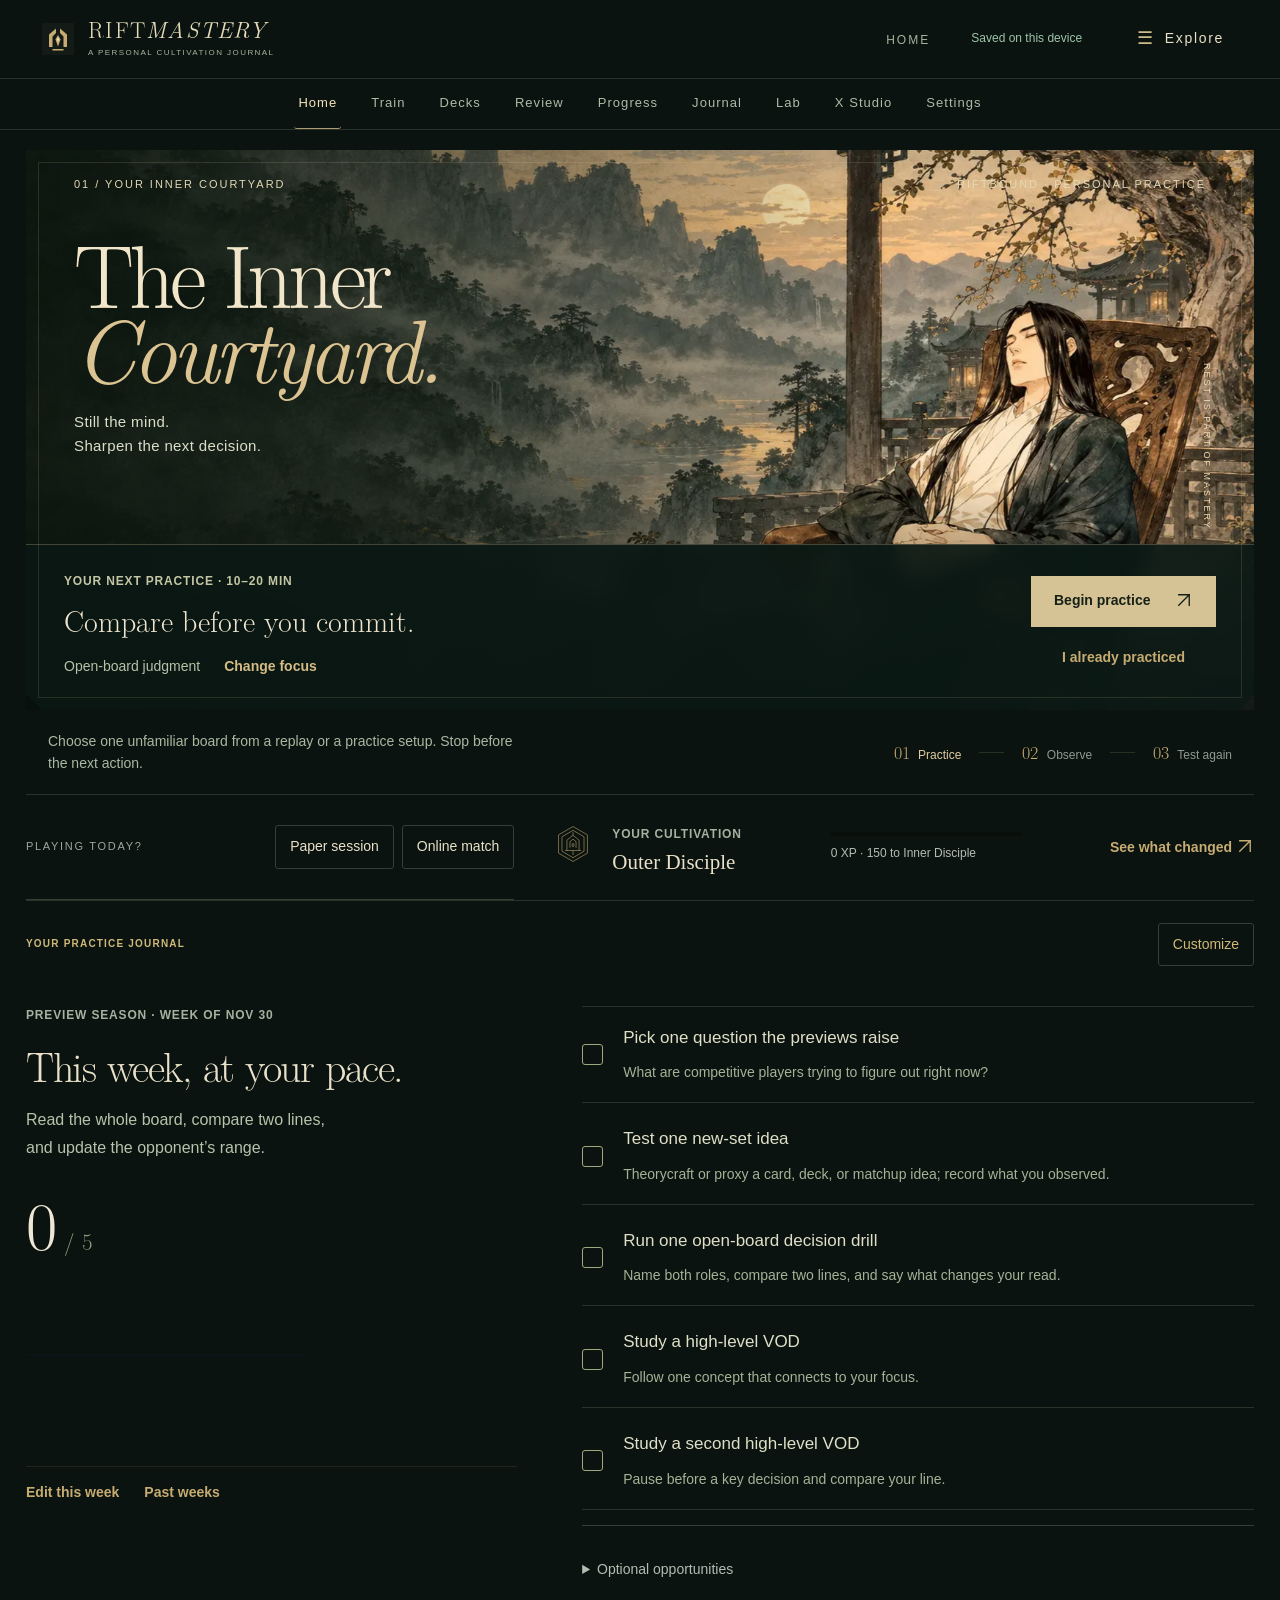
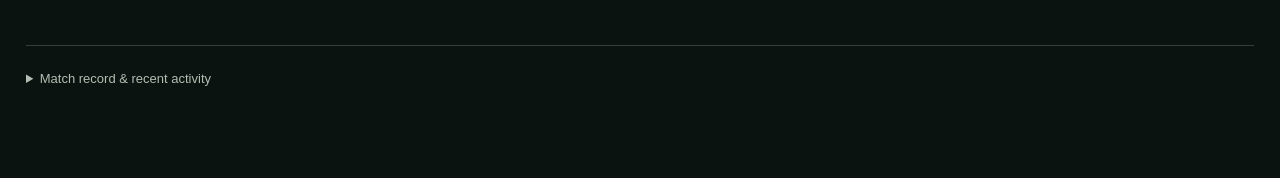
<file: index.html>
<!doctype html>
<html lang="en">
<head>
  <meta charset="UTF-8" />
  <meta name="viewport" content="width=device-width, initial-scale=1, viewport-fit=cover" />
  <meta name="theme-color" content="#0b0e0d" />
  <meta name="apple-mobile-web-app-capable" content="yes" />
  <meta name="apple-mobile-web-app-status-bar-style" content="black-translucent" />
  <meta name="apple-mobile-web-app-title" content="RiftMastery" />
  <title>RiftMastery</title>
  <link rel="manifest" href="./manifest.webmanifest" />
  <link rel="icon" href="./icon.svg?v=0.13.0" type="image/svg+xml" />
  <link rel="apple-touch-icon" href="./icon.svg?v=0.13.0" />
  <link rel="stylesheet" href="./styles.css?v=0.13.0" />
  <link rel="stylesheet" href="./lab.css?v=0.13.0" />
  <link rel="stylesheet" href="./ui.css?v=0.13.0" />
  <link rel="stylesheet" href="./brand.css?v=0.13.0" />
  <link rel="stylesheet" href="./cultivation.css?v=0.13.0" />
  <link rel="stylesheet" href="./art-direction.css?v=0.15.1" />
  <link rel="stylesheet" href="./redesign.css?v=0.16.0" />
  <link rel="stylesheet" href="./experience.css?v=0.18.0" />
  <link rel="stylesheet" href="./usability.css?v=0.19.2" />
  <link rel="preload" href="./assets/fonts/rift-display.woff" as="font" type="font/woff" crossorigin>
</head>
<body>
  <a class="skip-link" href="#main">Skip to content</a>
  <div id="app" class="app-shell">
    <header class="topbar"><button type="button" class="masthead-brand" id="brandHome" aria-label="RiftMastery home"><img src="./icon.svg" width="32" height="32" alt=""><span>RIFT<span>MASTERY</span><small>A PERSONAL CULTIVATION JOURNAL</small></span></button>
      <div class="masthead-location">
        <div class="eyebrow">RIFTMASTERY</div>
        <h1 id="screenTitle">Home</h1>
      </div>
      <button id="navigationMenu" class="btn small ghost navigation-menu" aria-label="Open navigation"><span class="menu-lines" aria-hidden="true">☰</span><span>Explore</span></button><div id="saveStatus" class="save-status" aria-live="polite">Saved on this device</div>
    </header>

    <main id="main" class="main-content" tabindex="-1">
      <section id="screen-home" class="screen active" data-screen="home"></section>
      <section id="screen-play" class="screen" data-screen="play"></section>
      <section id="screen-decks" class="screen" data-screen="decks"></section>
      <section id="screen-history" class="screen" data-screen="history"></section>
      <section id="screen-stats" class="screen" data-screen="stats"></section>
      <section id="screen-lab" class="screen" data-screen="lab"></section>
      <section id="screen-studio" class="screen" data-screen="studio"></section>
      <section id="screen-settings" class="screen" data-screen="settings"></section>
      <section id="screen-more" class="screen" data-screen="more"></section>
    </main>

    <nav class="bottom-nav" aria-label="Primary navigation">
      <button class="nav-item active" data-nav="home" aria-label="Home"><span><svg viewBox="0 0 24 24" aria-hidden="true"><path d="M4 21V10l6-6M20 21V10l-6-6M8 21V12l2-2M16 21V12l-2-2M9 21h6"/><path d="m12 9 2 5-2 4-2-4z"/></svg></span><small>Home</small></button>
      <button class="nav-item" data-nav="play" aria-label="Train"><span><svg viewBox="0 0 24 24" aria-hidden="true"><path d="m15 3 5 1-1 5-9 9-4-4zM5 13l6 6M7 17l-4 4M12 8l4 4"/></svg></span><small>Train</small></button>
      <button class="nav-item" data-nav="decks" aria-label="Decks"><span><svg viewBox="0 0 24 24" aria-hidden="true"><path d="M7 3h13v16H7zM4 7v14h12"/><path d="m13.5 7 3 4-3 4-3-4z"/></svg></span><small>Decks</small></button>
      <button class="nav-item" data-nav="history" aria-label="Review"><span><svg viewBox="0 0 24 24" aria-hidden="true"><path d="M5 4h14v16H5zM3 4h4M17 4h4M3 20h4M17 20h4M8 12l3 3 5-6"/></svg></span><small>Review</small></button>
      <button class="nav-item" data-nav="stats" aria-label="Progress"><span><svg viewBox="0 0 24 24" aria-hidden="true"><path d="M3 21h18M4 18l5-7 3 3 5-9 4 13M14 5h3v4M8 18h2M13 18h2"/></svg></span><small>Progress</small></button>
      <button class="nav-item" data-nav="more" aria-label="Journal"><span><svg viewBox="0 0 24 24" aria-hidden="true"><path d="M4 5h16v14H4zM8 5v14M12 5v14M16 5v14M3 8h18M3 16h18M9 22h6"/></svg></span><small>Journal</small></button>
      <button class="nav-item" data-nav="lab" aria-label="Lab"><span><svg viewBox="0 0 24 24" aria-hidden="true"><path d="m8 4 8 0 4 4v8l-4 4H8l-4-4V8zM12 1v5M23 12h-5M12 23v-5M1 12h5"/><path d="m12 8 3 4-3 4-3-4z"/></svg></span><small>Lab</small></button>
      <button class="nav-item" data-nav="studio" aria-label="X Studio"><span><svg viewBox="0 0 24 24" aria-hidden="true"><path d="m17 3 4 4-10 10-4-4zM7 13l-3 7 7-3M14 6l4 4M13 21h8"/></svg></span><small>X Studio</small></button>
      <button class="nav-item" data-nav="settings" aria-label="Settings"><span><svg viewBox="0 0 24 24" aria-hidden="true"><path d="M4 6h16M4 12h16M4 18h16M8 3v6M16 9v6M10 15v6"/></svg></span><small>Settings</small></button>
    </nav>
  </div>

  <dialog id="modal" class="modal">
    <form method="dialog" class="modal-card" id="modalCard">
      <div class="modal-head">
        <h2 id="modalTitle"></h2>
        <button class="icon-btn" value="cancel" aria-label="Close">×</button>
      </div>
      <div id="modalBody"></div>
    </form>
  </dialog>

  <div id="toast" class="toast" role="status" aria-live="polite"></div>

  <script>
    // Cloud-sync rollout: retire older RiftMastery service workers/caches without touching IndexedDB data.
    if (navigator.onLine && 'serviceWorker' in navigator) {
      navigator.serviceWorker.getRegistrations()
        .then(regs => Promise.all(regs.map(r => r.unregister())))
        .catch(() => {});
      if ('caches' in window) {
        caches.keys()
          .then(keys => Promise.all(keys.filter(k => k.startsWith('riftmastery-')).map(k => caches.delete(k))))
          .catch(() => {});
      }
    }
  </script>
  <script type="module" src="./app.js?v=0.18.0"></script>
  <script type="module" src="./lab.js?v=0.18.0"></script>
  <script type="module" src="./sync.js?v=0.13.0"></script>
</body>
</html>
</file>
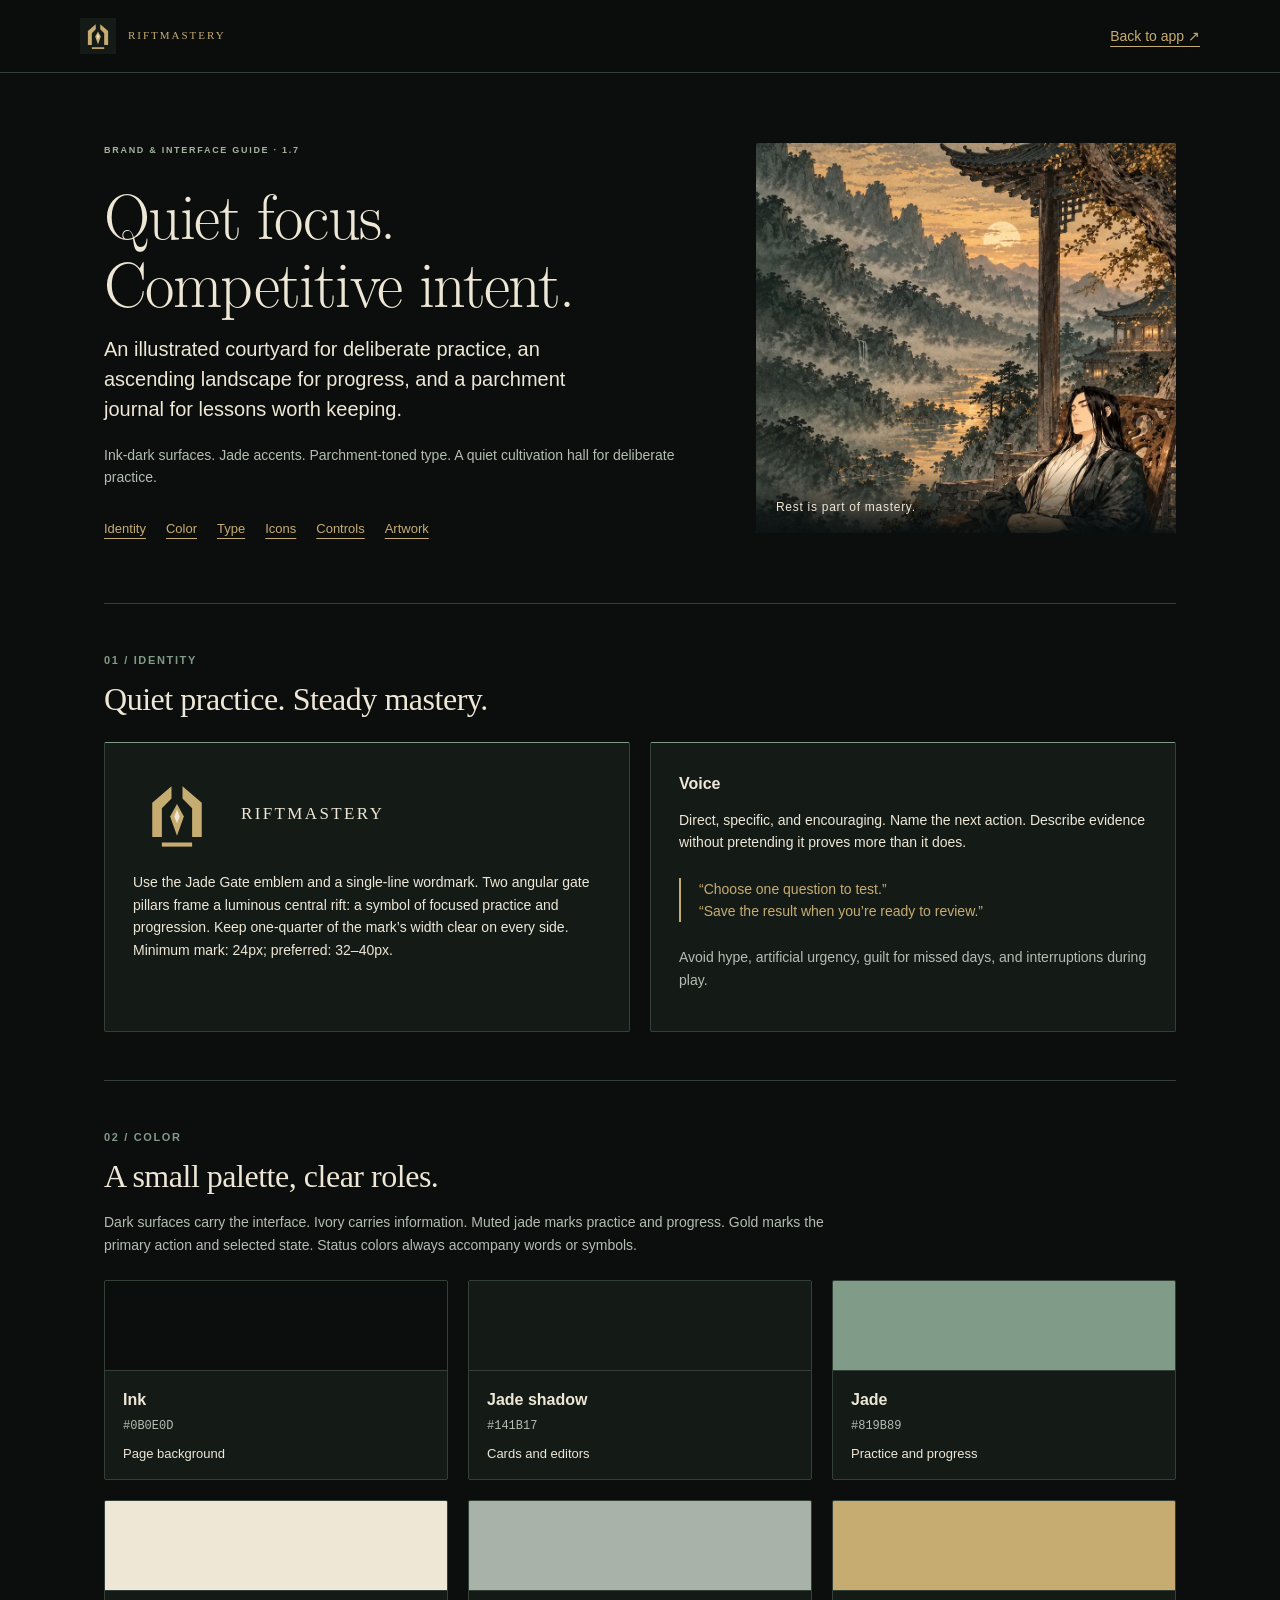
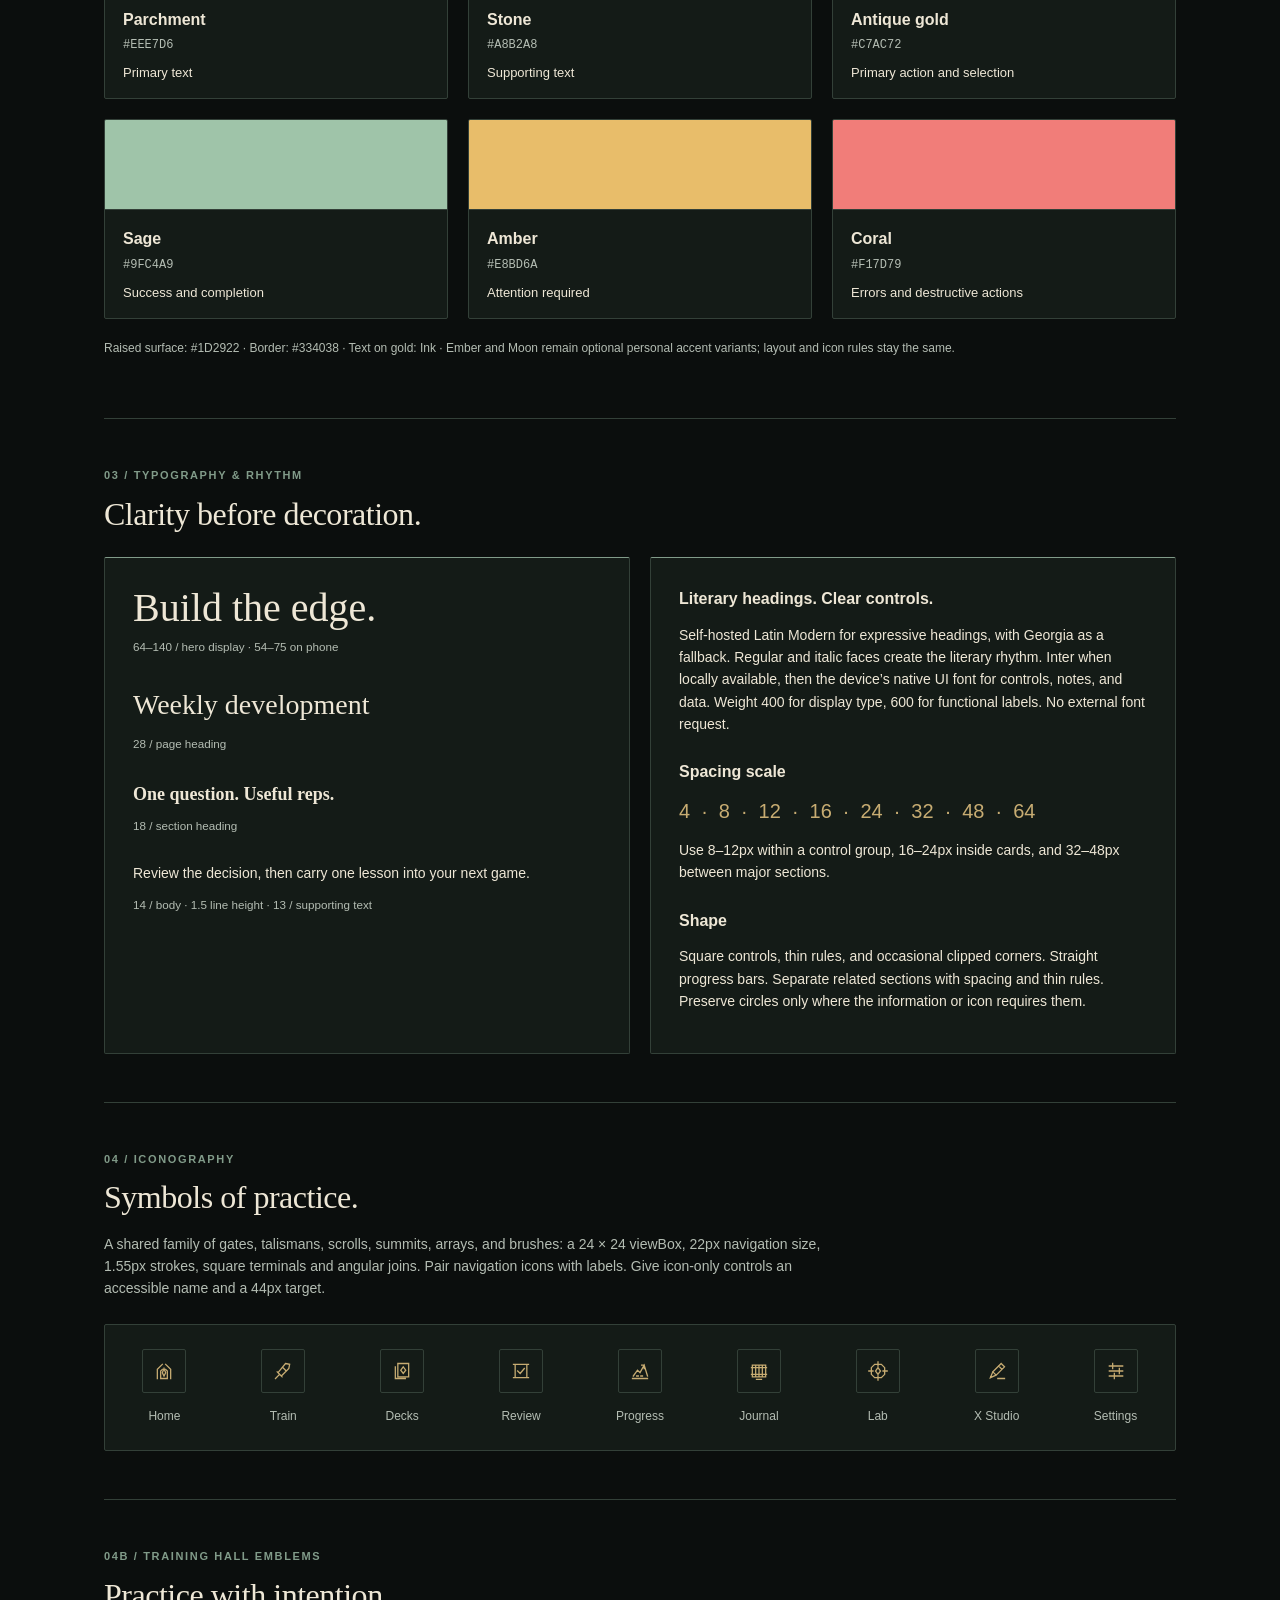
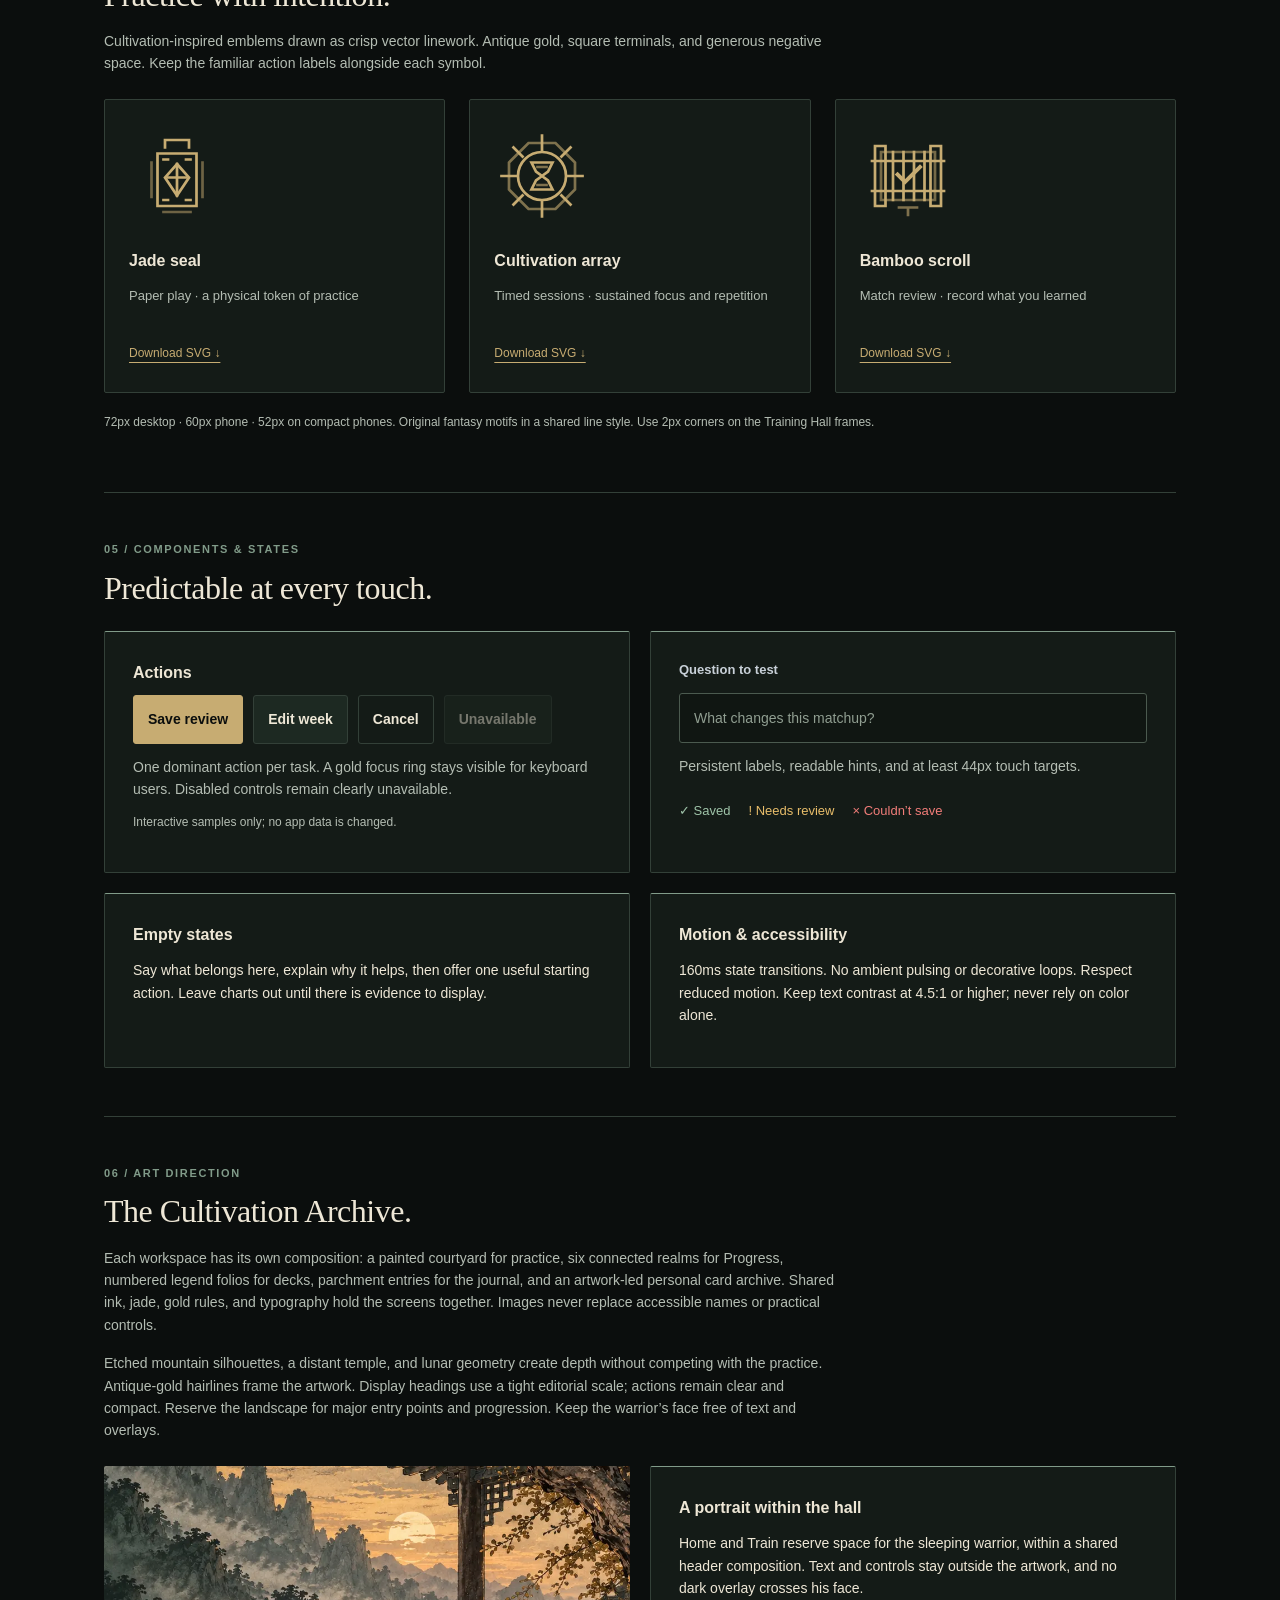
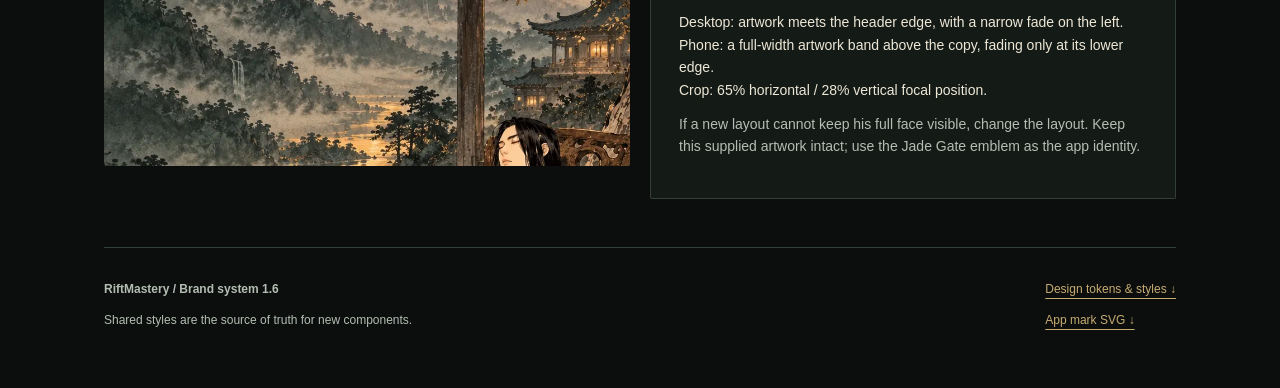
<file: brand.html>
<!doctype html><html lang="en"><head><meta charset="utf-8"><meta name="viewport" content="width=device-width,initial-scale=1"><meta name="theme-color" content="#080e0f"><title>RiftMastery — Brand & interface guide</title><link rel="icon" href="./icon.svg?v=0.11.0"><link rel="stylesheet" href="./styles.css?v=0.11.0"><link rel="stylesheet" href="./brand.css?v=0.11.0"><link rel="stylesheet" href="./brand-guide.css?v=0.11.0"><style>@font-face{font-family:RiftDisplay;src:url(./assets/fonts/rift-display.woff) format('woff');font-display:swap}.guide-cover h1,.type-spec>div{font-family:RiftDisplay,Georgia,serif}</style></head><body class="brand-guide"><header class="guide-top"><a class="brand-lockup" href="./index.html"><img src="./icon.svg?v=0.11.0" width="36" height="36" alt=""><span>RIFTMASTERY</span></a><a href="./index.html">Back to app ↗</a></header><main class="guide-main"><section class="guide-cover"><div><span class="eyebrow">BRAND & INTERFACE GUIDE · 1.7</span><h1>Quiet focus.<br>Competitive intent.</h1><p class="lead">An illustrated courtyard for deliberate practice, an ascending landscape for progress, and a parchment journal for lessons worth keeping.</p><p class="muted">Ink-dark surfaces. Jade accents. Parchment-toned type. A quiet cultivation hall for deliberate practice.</p><nav class="guide-nav" aria-label="Guide sections"><a href="#identity">Identity</a><a href="#palette">Color</a><a href="#type">Type</a><a href="#icons">Icons</a><a href="#components">Controls</a><a href="#art">Artwork</a></nav></div><div class="cover-art"><img src="./assets/courtyard-portrait.webp" width="320" height="566" alt="The sleeping warrior, with his face fully visible"><span>Rest is part of mastery.</span></div></section>
<section id="identity"><div class="section-label">01 / IDENTITY</div><h2>Quiet practice. Steady mastery.</h2><div class="guide-grid two"><article class="spec-card logo-spec"><img src="./icon.svg?v=0.11.0" width="88" height="88" alt="RiftMastery Jade Gate emblem"><strong>RIFTMASTERY</strong><p>Use the Jade Gate emblem and a single-line wordmark. Two angular gate pillars frame a luminous central rift: a symbol of focused practice and progression. Keep one-quarter of the mark’s width clear on every side. Minimum mark: 24px; preferred: 32–40px.</p></article><article class="spec-card"><h3>Voice</h3><p>Direct, specific, and encouraging. Name the next action. Describe evidence without pretending it proves more than it does.</p><blockquote>“Choose one question to test.”<br>“Save the result when you’re ready to review.”</blockquote><p class="muted">Avoid hype, artificial urgency, guilt for missed days, and interruptions during play.</p></article></div></section>
<section id="palette"><div class="section-label">02 / COLOR</div><h2>A small palette, clear roles.</h2><p class="section-note">Dark surfaces carry the interface. Ivory carries information. Muted jade marks practice and progress. Gold marks the primary action and selected state. Status colors always accompany words or symbols.</p><div class="swatch-grid"><article class="swatch"><div style="background:var(--rm-ink)"></div><h3>Ink</h3><code>#0B0E0D</code><p>Page background</p></article><article class="swatch"><div style="background:var(--rm-surface)"></div><h3>Jade shadow</h3><code>#141B17</code><p>Cards and editors</p></article><article class="swatch"><div style="background:var(--rm-jade)"></div><h3>Jade</h3><code>#819B89</code><p>Practice and progress</p></article><article class="swatch"><div style="background:var(--rm-ivory)"></div><h3>Parchment</h3><code>#EEE7D6</code><p>Primary text</p></article><article class="swatch"><div style="background:var(--rm-muted)"></div><h3>Stone</h3><code>#A8B2A8</code><p>Supporting text</p></article><article class="swatch"><div style="background:var(--rm-gold)"></div><h3>Antique gold</h3><code>#C7AC72</code><p>Primary action and selection</p></article><article class="swatch"><div style="background:var(--rm-sage)"></div><h3>Sage</h3><code>#9FC4A9</code><p>Success and completion</p></article><article class="swatch"><div style="background:var(--rm-amber)"></div><h3>Amber</h3><code>#E8BD6A</code><p>Attention required</p></article><article class="swatch"><div style="background:var(--rm-coral)"></div><h3>Coral</h3><code>#F17D79</code><p>Errors and destructive actions</p></article></div><p class="footnote">Raised surface: #1D2922 · Border: #334038 · Text on gold: Ink · Ember and Moon remain optional personal accent variants; layout and icon rules stay the same.</p></section>
<section id="type"><div class="section-label">03 / TYPOGRAPHY & RHYTHM</div><h2>Clarity before decoration.</h2><div class="guide-grid two"><article class="spec-card type-spec"><div style="font-size:40px;font-weight:400;line-height:1.1">Build the edge.</div><small>64–140 / hero display · 54–75 on phone</small><div style="font-size:28px;font-weight:400">Weekly development</div><small>28 / page heading</small><div style="font-size:18px;font-weight:600">One question. Useful reps.</div><small>18 / section heading</small><p>Review the decision, then carry one lesson into your next game.</p><small>14 / body · 1.5 line height · 13 / supporting text</small></article><article class="spec-card"><h3>Literary headings. Clear controls.</h3><p>Self-hosted Latin Modern for expressive headings, with Georgia as a fallback. Regular and italic faces create the literary rhythm. Inter when locally available, then the device’s native UI font for controls, notes, and data. Weight 400 for display type, 600 for functional labels. No external font request.</p><h3>Spacing scale</h3><div class="spacing-scale">4 · 8 · 12 · 16 · 24 · 32 · 48 · 64</div><p>Use 8–12px within a control group, 16–24px inside cards, and 32–48px between major sections.</p><h3>Shape</h3><p>Square controls, thin rules, and occasional clipped corners. Straight progress bars. Separate related sections with spacing and thin rules. Preserve circles only where the information or icon requires them.</p></article></div></section>
<section id="icons"><div class="section-label">04 / ICONOGRAPHY</div><h2>Symbols of practice.</h2><p class="section-note">A shared family of gates, talismans, scrolls, summits, arrays, and brushes: a 24 × 24 viewBox, 22px navigation size, 1.55px strokes, square terminals and angular joins. Pair navigation icons with labels. Give icon-only controls an accessible name and a 44px target.</p><div class="icon-grid"><div class="icon-sample"><span class="brand-icon"><svg viewBox="0 0 24 24" aria-hidden="true"><path d="M4 21V10l6-6M20 21V10l-6-6M8 21V12l2-2M16 21V12l-2-2M9 21h6"/><path d="m12 9 2 5-2 4-2-4z"/></svg></span><span>Home</span></div><div class="icon-sample"><span class="brand-icon"><svg viewBox="0 0 24 24" aria-hidden="true"><path d="m15 3 5 1-1 5-9 9-4-4zM5 13l6 6M7 17l-4 4M12 8l4 4"/></svg></span><span>Train</span></div><div class="icon-sample"><span class="brand-icon"><svg viewBox="0 0 24 24" aria-hidden="true"><path d="M7 3h13v16H7zM4 7v14h12"/><path d="m13.5 7 3 4-3 4-3-4z"/></svg></span><span>Decks</span></div><div class="icon-sample"><span class="brand-icon"><svg viewBox="0 0 24 24" aria-hidden="true"><path d="M5 4h14v16H5zM3 4h4M17 4h4M3 20h4M17 20h4M8 12l3 3 5-6"/></svg></span><span>Review</span></div><div class="icon-sample"><span class="brand-icon"><svg viewBox="0 0 24 24" aria-hidden="true"><path d="M3 21h18M4 18l5-7 3 3 5-9 4 13M14 5h3v4M8 18h2M13 18h2"/></svg></span><span>Progress</span></div><div class="icon-sample"><span class="brand-icon"><svg viewBox="0 0 24 24" aria-hidden="true"><path d="M4 5h16v14H4zM8 5v14M12 5v14M16 5v14M3 8h18M3 16h18M9 22h6"/></svg></span><span>Journal</span></div><div class="icon-sample"><span class="brand-icon"><svg viewBox="0 0 24 24" aria-hidden="true"><path d="m8 4 8 0 4 4v8l-4 4H8l-4-4V8zM12 1v5M23 12h-5M12 23v-5M1 12h5"/><path d="m12 8 3 4-3 4-3-4z"/></svg></span><span>Lab</span></div><div class="icon-sample"><span class="brand-icon"><svg viewBox="0 0 24 24" aria-hidden="true"><path d="m17 3 4 4-10 10-4-4zM7 13l-3 7 7-3M14 6l4 4M13 21h8"/></svg></span><span>X Studio</span></div><div class="icon-sample"><span class="brand-icon"><svg viewBox="0 0 24 24" aria-hidden="true"><path d="M4 6h16M4 12h16M4 18h16M8 3v6M16 9v6M10 15v6"/></svg></span><span>Settings</span></div></div></section>
<section id="cultivation"><div class="section-label">04B / TRAINING HALL EMBLEMS</div><h2>Practice with intention.</h2><p class="section-note">Cultivation-inspired emblems drawn as crisp vector linework. Antique gold, square terminals, and generous negative space. Keep the familiar action labels alongside each symbol.</p><div class="cultivation-gallery"><article><img src="./assets/jade-seal.svg" width="96" height="96" alt="Jade seal emblem"><h3>Jade seal</h3><p>Paper play · a physical token of practice</p><a href="./assets/jade-seal.svg" download>Download SVG ↓</a></article><article><img src="./assets/cultivation-array.svg" width="96" height="96" alt="Cultivation array emblem"><h3>Cultivation array</h3><p>Timed sessions · sustained focus and repetition</p><a href="./assets/cultivation-array.svg" download>Download SVG ↓</a></article><article><img src="./assets/bamboo-scroll.svg" width="96" height="96" alt="Bamboo scroll emblem"><h3>Bamboo scroll</h3><p>Match review · record what you learned</p><a href="./assets/bamboo-scroll.svg" download>Download SVG ↓</a></article></div><p class="footnote">72px desktop · 60px phone · 52px on compact phones. Original fantasy motifs in a shared line style. Use 2px corners on the Training Hall frames.</p></section><section id="components"><div class="section-label">05 / COMPONENTS & STATES</div><h2>Predictable at every touch.</h2><div class="guide-grid two"><article class="spec-card"><h3>Actions</h3><div class="sample-actions"><button type="button" class="btn primary" data-demo="Primary action selected">Save review</button><button type="button" class="btn" data-demo="Secondary action selected">Edit week</button><button type="button" class="btn ghost" data-demo="Quiet action selected">Cancel</button><button type="button" class="btn" disabled>Unavailable</button></div><p class="muted">One dominant action per task. A gold focus ring stays visible for keyboard users. Disabled controls remain clearly unavailable.</p><p id="demoStatus" role="status" class="footnote">Interactive samples only; no app data is changed.</p></article><article class="spec-card"><label for="sampleQuestion"><span class="label-title">Question to test</span></label><input id="sampleQuestion" placeholder="What changes this matchup?" aria-describedby="sampleHint"><p id="sampleHint" class="muted">Persistent labels, readable hints, and at least 44px touch targets.</p><div class="status-samples"><span style="color:var(--good)">✓ Saved</span><span style="color:var(--warn)">! Needs review</span><span style="color:var(--danger)">× Couldn’t save</span></div></article></div><div class="guide-grid two secondary-row"><article class="spec-card"><h3>Empty states</h3><p>Say what belongs here, explain why it helps, then offer one useful starting action. Leave charts out until there is evidence to display.</p></article><article class="spec-card"><h3>Motion & accessibility</h3><p>160ms state transitions. No ambient pulsing or decorative loops. Respect reduced motion. Keep text contrast at 4.5:1 or higher; never rely on color alone.</p></article></div></section>
<section id="art"><div class="section-label">06 / ART DIRECTION</div><h2>The Cultivation Archive.</h2><p class="section-note">Each workspace has its own composition: a painted courtyard for practice, six connected realms for Progress, numbered legend folios for decks, parchment entries for the journal, and an artwork-led personal card archive. Shared ink, jade, gold rules, and typography hold the screens together. Images never replace accessible names or practical controls.</p><p class="section-note">Etched mountain silhouettes, a distant temple, and lunar geometry create depth without competing with the practice. Antique-gold hairlines frame the artwork. Display headings use a tight editorial scale; actions remain clear and compact. Reserve the landscape for major entry points and progression. Keep the warrior’s face free of text and overlays.</p><div class="guide-grid two"><article class="art-example"><img src="./assets/courtyard-portrait.webp" width="320" height="566" alt="Portrait crop retaining the entire sleeping face"></article><article class="spec-card"><h3>A portrait within the hall</h3><p>Home and Train reserve space for the sleeping warrior, within a shared header composition. Text and controls stay outside the artwork, and no dark overlay crosses his face.</p><p>Desktop: artwork meets the header edge, with a narrow fade on the left.<br>Phone: a full-width artwork band above the copy, fading only at its lower edge.<br>Crop: 65% horizontal / 28% vertical focal position.</p><p class="muted">If a new layout cannot keep his full face visible, change the layout. Keep this supplied artwork intact; use the Jade Gate emblem as the app identity.</p></article></div></section>
<footer><div><strong>RiftMastery / Brand system 1.6</strong><p>Shared styles are the source of truth for new components.</p></div><div><a href="./brand.css" download>Design tokens & styles ↓</a><a href="./icon.svg?v=0.11.0" download>App mark SVG ↓</a></div></footer></main><script>document.querySelectorAll('[data-demo]').forEach(b=>b.addEventListener('click',()=>{document.querySelector('#demoStatus').textContent=b.dataset.demo+' — component preview only.'}));</script></body></html>
</file>
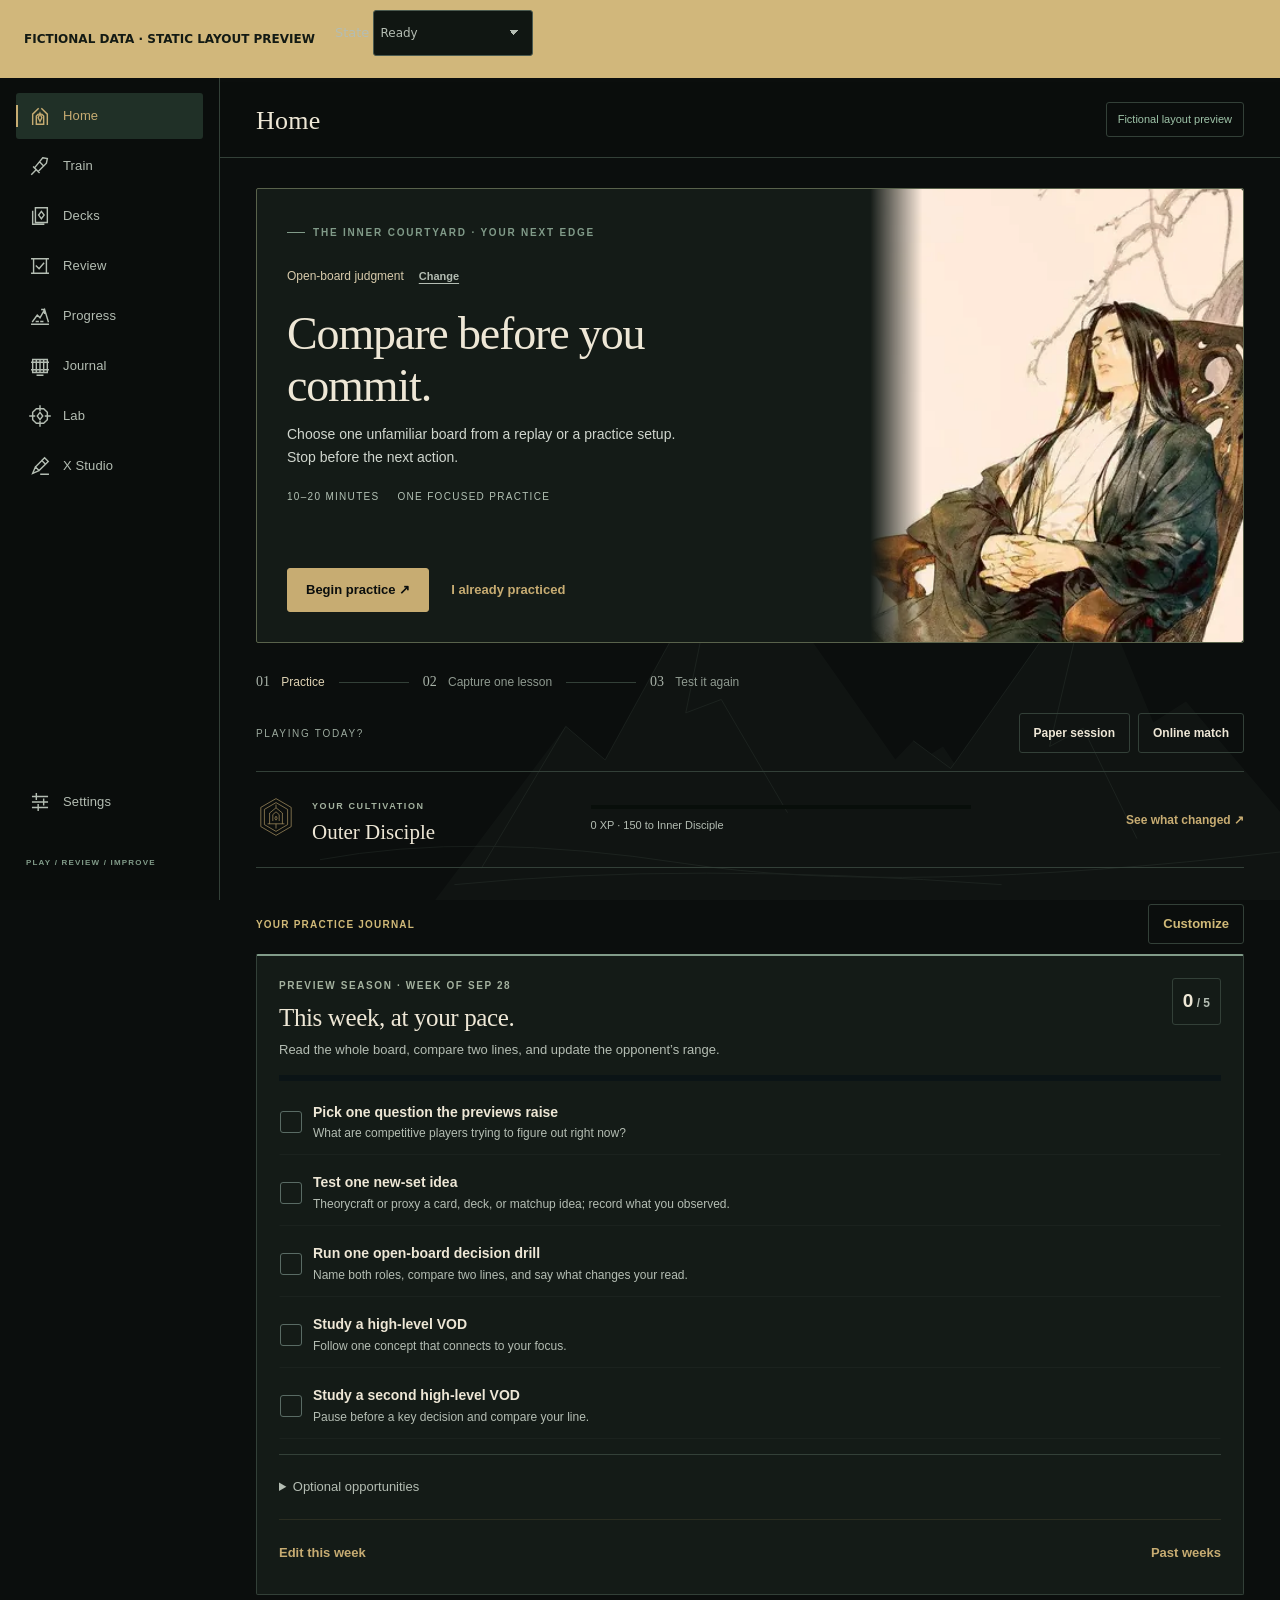
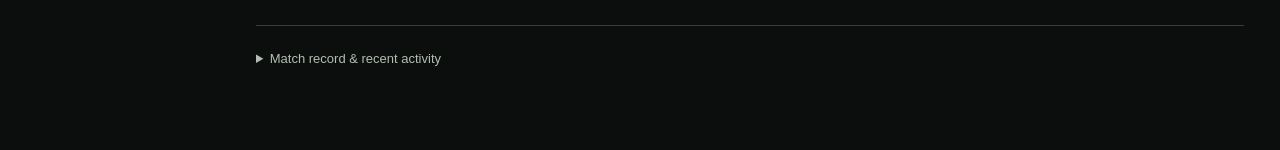
<file: dev/journey.html>
<!doctype html><html lang="en"><head><base href="../">
  <meta charset="UTF-8">
  <meta name="viewport" content="width=device-width, initial-scale=1, viewport-fit=cover">
  <meta name="theme-color" content="#0b0e0d">
  <meta name="apple-mobile-web-app-capable" content="yes">
  <meta name="apple-mobile-web-app-status-bar-style" content="black-translucent">
  <meta name="apple-mobile-web-app-title" content="RiftMastery">
  <title>RiftMastery</title>
  <link rel="manifest" href="./manifest.webmanifest">
  <link rel="icon" href="./icon.svg?v=0.13.0" type="image/svg+xml">
  <link rel="apple-touch-icon" href="./icon.svg?v=0.13.0">
  <link rel="stylesheet" href="./styles.css?v=0.13.0">
  <link rel="stylesheet" href="./lab.css?v=0.13.0">
  <link rel="stylesheet" href="./ui.css?v=0.13.0">
  <link rel="stylesheet" href="./brand.css?v=0.13.0">
  <link rel="stylesheet" href="./cultivation.css?v=0.13.0">
<style>.preview-controls{position:relative;z-index:200;padding:10px 24px;background:#d1b77b;color:#131a14;display:flex;align-items:center;gap:20px;font:12px system-ui}.preview-controls select{width:160px;padding:6px;font:12px system-ui}.preview-controls~#previewContents{padding-top:4px}</style></head><body><div class="preview-controls"><strong>FICTIONAL DATA · STATIC LAYOUT PREVIEW</strong><label>State <select id="previewState"><option>Ready</option><option>Paused</option><option>Receipt</option><option>Completed</option><option>Transfer</option></select></label></div><div id="previewContents"></div><template data-preview="Ready">
  <a class="skip-link" href="#main">Skip to content</a>
  <div id="app" class="app-shell">
    <header class="topbar">
      <div>
        <div class="eyebrow">RIFTMASTERY</div>
        <h1 id="screenTitle">Home</h1>
      </div>
      <button id="navigationMenu" class="btn small ghost navigation-menu" aria-label="Open navigation">Menu</button><div style="color:var(--good)" id="saveStatus" class="save-status" aria-live="polite">Fictional layout preview</div>
    </header>

    <main id="main" class="main-content" tabindex="-1">
      <section id="screen-home" class="screen active" data-screen="home">
    <div id="dailyPractice"><section class="hero portrait-hero daily-hero"><div class="hero-art"><img src="./assets/training-portrait.webp" width="320" height="566" alt="A sleeping warrior resting beneath a tree" fetchpriority="high"></div><div class="hero-copy"><div class="hero-kicker">THE INNER COURTYARD · YOUR NEXT EDGE</div><div class="daily-skill">Open-board judgment <button type="button" class="link-btn" id="dailyFocus">Change</button></div><h2>Compare before you commit.</h2><p>Choose one unfamiliar board from a replay or a practice setup. Stop before the next action.</p><div class="daily-meta"><span>10–20 MINUTES</span><span>ONE FOCUSED PRACTICE</span></div></div><div class="primary-actions"><button type="button" class="btn primary" id="dailyBegin">Begin practice <span aria-hidden="true">↗</span></button><button type="button" class="link-btn" id="dailyDebrief">I already practiced</button></div></section><div class="daily-path" aria-label="Your practice loop"><span class="current"><b>01</b> Practice</span><i aria-hidden="true"></i><span><b>02</b> Capture one lesson</span><i aria-hidden="true"></i><span><b>03</b> Test it again</span></div></div>
    <div class="courtyard-play"><span>PLAYING TODAY?</span><div><button class="btn small ghost" id="homePaper">Paper session</button><button class="btn small ghost" id="homeOnline">Online match</button></div></div>
    
    <div id="cultHome" class="cultivation"><section class="courtyard-rank" aria-label="Cultivation progression"><div class="courtyard-rank-crest"><svg viewBox="0 0 100 100" fill="none" aria-hidden="true"><path d="M50 4 88 26v48L50 96 12 74V26Z" /><path d="M50 14 79 31v38L50 86 21 69V31Z" /><path d="M34 67V40l16-13 16 13v27M29 67h42M42 60V44l8-7 8 7v16M50 19v8M50 67v12" /><path d="m47 53 3-5 3 5-3 5Z" /></svg></div><div><span class="eyebrow">YOUR CULTIVATION</span><strong>Outer Disciple</strong></div><div class="courtyard-rank-meter"><div class="cult-bar" role="progressbar" aria-label="Cultivation title progress" aria-valuemin="0" aria-valuemax="150" aria-valuenow="0"><span style="width:0%"></span></div><span>0 XP · 150 to Inner Disciple</span></div><button class="link-btn" data-cult="progress">See what changed ↗</button></section></div>
    <div class="home-toolbar"><span>YOUR PRACTICE JOURNAL</span><button class="btn small ghost" id="homeCustomize">Customize</button></div>

    
    <div class="home-workspace"><section class="focus-panel home-widget" data-home-widget="focus" hidden>
      <div class="focus-topline"><div class="focus-kicker">Today’s development focus</div><span class="focus-mark" aria-hidden="true">✦</span></div>
      <h3>Compare before committing</h3>
      <p>Evaluate the open board, name your role, compare two viable lines, then update the opponent’s range when new information appears.</p>
      <div class="focus-steps"><span>Read the board</span><b>›</b><span>Compare lines</span><b>›</b><span>Update the range</span></div>
      <button class="focus-link" id="homeLab">Open the Development Lab <span aria-hidden="true">↗</span></button>
    </section>
    <section class="weekly-card home-widget" data-home-widget="weekly" aria-labelledby="weeklyTitle">
      <div class="weekly-head"><div><div class="focus-kicker">Preview season · WEEK OF Sep 28</div><h3 id="weeklyTitle">This week, at your pace.</h3><p>Read the whole board, compare two lines, and update the opponent’s range.</p></div><div class="weekly-count">0<span> / 5</span></div></div>
      <div class="weekly-progress" role="progressbar" aria-label="Weekly checklist progress" aria-valuemin="0" aria-valuemax="5" aria-valuenow="0"><span style="width:0%"></span></div>
      <div class="weekly-items"><button class="weekly-item" data-weekly-item="preview-question" aria-pressed="false"><span class="weekly-check" aria-hidden="true"></span><span class="weekly-copy"><strong>Pick one question the previews raise</strong><small>What are competitive players trying to figure out right now?</small></span></button><button class="weekly-item" data-weekly-item="preview-test" aria-pressed="false"><span class="weekly-check" aria-hidden="true"></span><span class="weekly-copy"><strong>Test one new-set idea</strong><small>Theorycraft or proxy a card, deck, or matchup idea; record what you observed.</small></span></button><button class="weekly-item" data-weekly-item="board-drill" aria-pressed="false"><span class="weekly-check" aria-hidden="true"></span><span class="weekly-copy"><strong>Run one open-board decision drill</strong><small>Name both roles, compare two lines, and say what changes your read.</small></span></button><button class="weekly-item" data-weekly-item="vod-1" aria-pressed="false"><span class="weekly-check" aria-hidden="true"></span><span class="weekly-copy"><strong>Study a high-level VOD</strong><small>Follow one concept that connects to your focus.</small></span></button><button class="weekly-item" data-weekly-item="vod-2" aria-pressed="false"><span class="weekly-check" aria-hidden="true"></span><span class="weekly-copy"><strong>Study a second high-level VOD</strong><small>Pause before a key decision and compare your line.</small></span></button><details class="weekly-optional-drawer"><summary>Optional opportunities</summary><button class="weekly-item" data-weekly-item="preview-share" aria-pressed="false"><span class="weekly-check" aria-hidden="true"></span><span class="weekly-copy"><strong>Share a useful, evidence-backed finding <em>Optional</em></strong><small>Optional. A relevant reply counts; skip it when you have nothing defensible to add.</small></span></button><button class="weekly-item" data-weekly-item="preview-ranked" aria-pressed="false"><span class="weekly-check" aria-hidden="true"></span><span class="weekly-copy"><strong>Play ranked for a specific question <em>Optional</em></strong><small>Optional. Keep ladder reps purposeful during previews.</small></span></button><button class="weekly-item" data-weekly-item="preview-local" aria-pressed="false"><span class="weekly-check" aria-hidden="true"></span><span class="weekly-copy"><strong>Get local tournament reps <em>Optional</em></strong><small>Optional. Mark this when an event is available.</small></span></button></details></div>
      <div class="weekly-footer"><button class="link-btn small" id="weeklyEdit">Edit this week</button><button class="link-btn small" id="weeklyHistory">Past weeks</button></div>
    </section>
    </div><details class="courtyard-overview"><summary>Match record &amp; recent activity</summary><div class="home-metrics home-widget" data-home-widget="stats">
      <div class="card stat-card"><div class="k">Active development</div><div class="v">0h 00m</div></div>
      <div class="card stat-card"><div class="k">Formal record</div><div class="v">0–0</div></div>
      <div class="card stat-card"><div class="k">Matches</div><div class="v">0</div></div>
      <div class="card stat-card"><div class="k">Games</div><div class="v">0</div></div>
    </div><div class="home-widget" data-home-widget="recent"><div class="section-head"><h3>Recent activity</h3><button class="link-btn small" id="goHistory">View all</button></div>
    <div class="list"><div class="empty">No matches yet. Create a deck, then start your first session.</div></div></div></details></section>
      
      
      
      
      
      
      
      
    </main>

    <nav class="bottom-nav" aria-label="Primary navigation">
      <button aria-current="page" class="nav-item active" data-nav="home" aria-label="Home"><span><svg viewBox="0 0 24 24" aria-hidden="true"><path d="M4 21V10l6-6M20 21V10l-6-6M8 21V12l2-2M16 21V12l-2-2M9 21h6" /><path d="m12 9 2 5-2 4-2-4z" /></svg></span><small>Home</small></button>
      <button class="nav-item" data-nav="play" aria-label="Train"><span><svg viewBox="0 0 24 24" aria-hidden="true"><path d="m15 3 5 1-1 5-9 9-4-4zM5 13l6 6M7 17l-4 4M12 8l4 4" /></svg></span><small>Train</small></button>
      <button class="nav-item" data-nav="decks" aria-label="Decks"><span><svg viewBox="0 0 24 24" aria-hidden="true"><path d="M7 3h13v16H7zM4 7v14h12" /><path d="m13.5 7 3 4-3 4-3-4z" /></svg></span><small>Decks</small></button>
      <button class="nav-item" data-nav="history" aria-label="Review"><span><svg viewBox="0 0 24 24" aria-hidden="true"><path d="M5 4h14v16H5zM3 4h4M17 4h4M3 20h4M17 20h4M8 12l3 3 5-6" /></svg></span><small>Review</small></button>
      <button class="nav-item" data-nav="stats" aria-label="Progress"><span><svg viewBox="0 0 24 24" aria-hidden="true"><path d="M3 21h18M4 18l5-7 3 3 5-9 4 13M14 5h3v4M8 18h2M13 18h2" /></svg></span><small>Progress</small></button>
      <button class="nav-item" data-nav="more" aria-label="Journal"><span><svg viewBox="0 0 24 24" aria-hidden="true"><path d="M4 5h16v14H4zM8 5v14M12 5v14M16 5v14M3 8h18M3 16h18M9 22h6" /></svg></span><small>Journal</small></button>
      <button class="nav-item" data-nav="lab" aria-label="Lab"><span><svg viewBox="0 0 24 24" aria-hidden="true"><path d="m8 4 8 0 4 4v8l-4 4H8l-4-4V8zM12 1v5M23 12h-5M12 23v-5M1 12h5" /><path d="m12 8 3 4-3 4-3-4z" /></svg></span><small>Lab</small></button>
      <button class="nav-item" data-nav="studio" aria-label="X Studio"><span><svg viewBox="0 0 24 24" aria-hidden="true"><path d="m17 3 4 4-10 10-4-4zM7 13l-3 7 7-3M14 6l4 4M13 21h8" /></svg></span><small>X Studio</small></button>
      <button class="nav-item" data-nav="settings" aria-label="Settings"><span><svg viewBox="0 0 24 24" aria-hidden="true"><path d="M4 6h16M4 12h16M4 18h16M8 3v6M16 9v6M10 15v6" /></svg></span><small>Settings</small></button>
    </nav>
  </div>

  

  <div id="toast" class="toast" role="status" aria-live="polite"></div>

  
  
  
  
</template><template data-preview="Paused">
  <a class="skip-link" href="#main">Skip to content</a>
  <div id="app" class="app-shell">
    <header class="topbar">
      <div>
        <div class="eyebrow">RIFTMASTERY</div>
        <h1 id="screenTitle">Home</h1>
      </div>
      <button id="navigationMenu" class="btn small ghost navigation-menu" aria-label="Open navigation">Menu</button><div style="color:var(--good)" id="saveStatus" class="save-status" aria-live="polite">Fictional layout preview</div>
    </header>

    <main id="main" class="main-content" tabindex="-1">
      <section id="screen-home" class="screen active" data-screen="home">
    <div id="dailyPractice"><section class="hero portrait-hero daily-hero"><div class="hero-art"><img src="./assets/training-portrait.webp" width="320" height="566" alt="A sleeping warrior resting beneath a tree" fetchpriority="high"></div><div class="hero-copy"><div class="hero-kicker">THE INNER COURTYARD · YOUR NEXT EDGE</div><div class="daily-skill">Open-board judgment <button type="button" class="link-btn" id="dailyFocus">Change</button></div><h2>Compare before you commit.</h2><p>Your practice is saved. Pick up where you left off, then capture one useful observation.</p><div class="daily-meta"><span>10 MINUTES</span><span>ONE FOCUSED PRACTICE</span></div></div><div class="primary-actions"><button type="button" class="btn primary" id="dailyBegin">Resume practice <span aria-hidden="true">↗</span></button><button type="button" class="link-btn" id="dailyDebrief">I already practiced</button></div></section><div class="daily-path" aria-label="Your practice loop"><span class="complete"><b>01</b> Practice</span><i aria-hidden="true"></i><span class="current"><b>02</b> Capture one lesson</span><i aria-hidden="true"></i><span><b>03</b> Test it again</span></div></div>
    <div class="courtyard-play"><span>PLAYING TODAY?</span><div><button class="btn small ghost" id="homePaper">Paper session</button><button class="btn small ghost" id="homeOnline">Online match</button></div></div>
    
    <div id="cultHome" class="cultivation"><section class="courtyard-rank" aria-label="Cultivation progression"><div class="courtyard-rank-crest"><svg viewBox="0 0 100 100" fill="none" aria-hidden="true"><path d="M50 4 88 26v48L50 96 12 74V26Z" /><path d="M50 14 79 31v38L50 86 21 69V31Z" /><path d="M34 67V40l16-13 16 13v27M29 67h42M42 60V44l8-7 8 7v16M50 19v8M50 67v12" /><path d="m47 53 3-5 3 5-3 5Z" /></svg></div><div><span class="eyebrow">YOUR CULTIVATION</span><strong>Outer Disciple</strong></div><div class="courtyard-rank-meter"><div class="cult-bar" role="progressbar" aria-label="Cultivation title progress" aria-valuemin="0" aria-valuemax="150" aria-valuenow="0"><span style="width:0%"></span></div><span>0 XP · 150 to Inner Disciple</span></div><button class="link-btn" data-cult="progress">See what changed ↗</button></section></div>
    <div class="home-toolbar"><span>YOUR PRACTICE JOURNAL</span><button class="btn small ghost" id="homeCustomize">Customize</button></div>

    
    <div class="home-workspace"><section class="focus-panel home-widget" data-home-widget="focus" hidden>
      <div class="focus-topline"><div class="focus-kicker">Today’s development focus</div><span class="focus-mark" aria-hidden="true">✦</span></div>
      <h3>Compare before committing</h3>
      <p>Evaluate the open board, name your role, compare two viable lines, then update the opponent’s range when new information appears.</p>
      <div class="focus-steps"><span>Read the board</span><b>›</b><span>Compare lines</span><b>›</b><span>Update the range</span></div>
      <button class="focus-link" id="homeLab">Open the Development Lab <span aria-hidden="true">↗</span></button>
    </section>
    <section class="weekly-card home-widget" data-home-widget="weekly" aria-labelledby="weeklyTitle">
      <div class="weekly-head"><div><div class="focus-kicker">Preview season · WEEK OF Sep 28</div><h3 id="weeklyTitle">This week, at your pace.</h3><p>Read the whole board, compare two lines, and update the opponent’s range.</p></div><div class="weekly-count">0<span> / 5</span></div></div>
      <div class="weekly-progress" role="progressbar" aria-label="Weekly checklist progress" aria-valuemin="0" aria-valuemax="5" aria-valuenow="0"><span style="width:0%"></span></div>
      <div class="weekly-items"><button class="weekly-item" data-weekly-item="preview-question" aria-pressed="false"><span class="weekly-check" aria-hidden="true"></span><span class="weekly-copy"><strong>Pick one question the previews raise</strong><small>What are competitive players trying to figure out right now?</small></span></button><button class="weekly-item" data-weekly-item="preview-test" aria-pressed="false"><span class="weekly-check" aria-hidden="true"></span><span class="weekly-copy"><strong>Test one new-set idea</strong><small>Theorycraft or proxy a card, deck, or matchup idea; record what you observed.</small></span></button><button class="weekly-item" data-weekly-item="board-drill" aria-pressed="false"><span class="weekly-check" aria-hidden="true"></span><span class="weekly-copy"><strong>Run one open-board decision drill</strong><small>Name both roles, compare two lines, and say what changes your read.</small></span></button><button class="weekly-item" data-weekly-item="vod-1" aria-pressed="false"><span class="weekly-check" aria-hidden="true"></span><span class="weekly-copy"><strong>Study a high-level VOD</strong><small>Follow one concept that connects to your focus.</small></span></button><button class="weekly-item" data-weekly-item="vod-2" aria-pressed="false"><span class="weekly-check" aria-hidden="true"></span><span class="weekly-copy"><strong>Study a second high-level VOD</strong><small>Pause before a key decision and compare your line.</small></span></button><details class="weekly-optional-drawer"><summary>Optional opportunities</summary><button class="weekly-item" data-weekly-item="preview-share" aria-pressed="false"><span class="weekly-check" aria-hidden="true"></span><span class="weekly-copy"><strong>Share a useful, evidence-backed finding <em>Optional</em></strong><small>Optional. A relevant reply counts; skip it when you have nothing defensible to add.</small></span></button><button class="weekly-item" data-weekly-item="preview-ranked" aria-pressed="false"><span class="weekly-check" aria-hidden="true"></span><span class="weekly-copy"><strong>Play ranked for a specific question <em>Optional</em></strong><small>Optional. Keep ladder reps purposeful during previews.</small></span></button><button class="weekly-item" data-weekly-item="preview-local" aria-pressed="false"><span class="weekly-check" aria-hidden="true"></span><span class="weekly-copy"><strong>Get local tournament reps <em>Optional</em></strong><small>Optional. Mark this when an event is available.</small></span></button></details></div>
      <div class="weekly-footer"><button class="link-btn small" id="weeklyEdit">Edit this week</button><button class="link-btn small" id="weeklyHistory">Past weeks</button></div>
    </section>
    </div><details class="courtyard-overview"><summary>Match record &amp; recent activity</summary><div class="home-metrics home-widget" data-home-widget="stats">
      <div class="card stat-card"><div class="k">Active development</div><div class="v">0h 00m</div></div>
      <div class="card stat-card"><div class="k">Formal record</div><div class="v">0–0</div></div>
      <div class="card stat-card"><div class="k">Matches</div><div class="v">0</div></div>
      <div class="card stat-card"><div class="k">Games</div><div class="v">0</div></div>
    </div><div class="home-widget" data-home-widget="recent"><div class="section-head"><h3>Recent activity</h3><button class="link-btn small" id="goHistory">View all</button></div>
    <div class="list"><div class="empty">No matches yet. Create a deck, then start your first session.</div></div></div></details></section>
      
      
      
      
      
      
      
      
    </main>

    <nav class="bottom-nav" aria-label="Primary navigation">
      <button aria-current="page" class="nav-item active" data-nav="home" aria-label="Home"><span><svg viewBox="0 0 24 24" aria-hidden="true"><path d="M4 21V10l6-6M20 21V10l-6-6M8 21V12l2-2M16 21V12l-2-2M9 21h6" /><path d="m12 9 2 5-2 4-2-4z" /></svg></span><small>Home</small></button>
      <button class="nav-item" data-nav="play" aria-label="Train"><span><svg viewBox="0 0 24 24" aria-hidden="true"><path d="m15 3 5 1-1 5-9 9-4-4zM5 13l6 6M7 17l-4 4M12 8l4 4" /></svg></span><small>Train</small></button>
      <button class="nav-item" data-nav="decks" aria-label="Decks"><span><svg viewBox="0 0 24 24" aria-hidden="true"><path d="M7 3h13v16H7zM4 7v14h12" /><path d="m13.5 7 3 4-3 4-3-4z" /></svg></span><small>Decks</small></button>
      <button class="nav-item" data-nav="history" aria-label="Review"><span><svg viewBox="0 0 24 24" aria-hidden="true"><path d="M5 4h14v16H5zM3 4h4M17 4h4M3 20h4M17 20h4M8 12l3 3 5-6" /></svg></span><small>Review</small></button>
      <button class="nav-item" data-nav="stats" aria-label="Progress"><span><svg viewBox="0 0 24 24" aria-hidden="true"><path d="M3 21h18M4 18l5-7 3 3 5-9 4 13M14 5h3v4M8 18h2M13 18h2" /></svg></span><small>Progress</small></button>
      <button class="nav-item" data-nav="more" aria-label="Journal"><span><svg viewBox="0 0 24 24" aria-hidden="true"><path d="M4 5h16v14H4zM8 5v14M12 5v14M16 5v14M3 8h18M3 16h18M9 22h6" /></svg></span><small>Journal</small></button>
      <button class="nav-item" data-nav="lab" aria-label="Lab"><span><svg viewBox="0 0 24 24" aria-hidden="true"><path d="m8 4 8 0 4 4v8l-4 4H8l-4-4V8zM12 1v5M23 12h-5M12 23v-5M1 12h5" /><path d="m12 8 3 4-3 4-3-4z" /></svg></span><small>Lab</small></button>
      <button class="nav-item" data-nav="studio" aria-label="X Studio"><span><svg viewBox="0 0 24 24" aria-hidden="true"><path d="m17 3 4 4-10 10-4-4zM7 13l-3 7 7-3M14 6l4 4M13 21h8" /></svg></span><small>X Studio</small></button>
      <button class="nav-item" data-nav="settings" aria-label="Settings"><span><svg viewBox="0 0 24 24" aria-hidden="true"><path d="M4 6h16M4 12h16M4 18h16M8 3v6M16 9v6M10 15v6" /></svg></span><small>Settings</small></button>
    </nav>
  </div>

  

  <div id="toast" class="toast" role="status" aria-live="polite"></div>

  
  
  
  
</template><template data-preview="Receipt">
  <a class="skip-link" href="#main">Skip to content</a>
  <div id="app" class="app-shell">
    <header class="topbar">
      <div>
        <div class="eyebrow">RIFTMASTERY</div>
        <h1 id="screenTitle">Home</h1>
      </div>
      <button id="navigationMenu" class="btn small ghost navigation-menu" aria-label="Open navigation">Menu</button><div style="color:var(--good)" id="saveStatus" class="save-status" aria-live="polite">Fictional layout preview</div>
    </header>

    <main id="main" class="main-content" tabindex="-1">
      <section id="screen-home" class="screen active" data-screen="home">
    <div id="dailyPractice"><section class="hero portrait-hero daily-hero"><div class="hero-art"><img src="./assets/training-portrait.webp" width="320" height="566" alt="A sleeping warrior resting beneath a tree" fetchpriority="high"></div><div class="hero-copy"><div class="hero-kicker">THE INNER COURTYARD · YOUR NEXT EDGE</div><div class="daily-skill">Open-board judgment <button type="button" class="link-btn" id="dailyFocus">Change</button></div><h2>Today’s work is banked.</h2><p>One deliberate rep is enough for today. Let the lesson settle; return to it in a different position.</p><div class="daily-lesson"><span>YOUR LATEST OBSERVATION</span><p>I committed before comparing the line that preserved interaction.</p></div></div><div class="primary-actions"><button type="button" class="btn primary" id="dailyBegin">See what changed <span aria-hidden="true">↗</span></button><button type="button" class="link-btn" id="dailyDebrief">Another practice</button></div></section><div class="daily-path" aria-label="Your practice loop"><span class="complete"><b>01</b> Practice</span><i aria-hidden="true"></i><span class="complete"><b>02</b> Capture one lesson</span><i aria-hidden="true"></i><span><b>03</b> Test it again</span></div></div>
    <div class="courtyard-play"><span>PLAYING TODAY?</span><div><button class="btn small ghost" id="homePaper">Paper session</button><button class="btn small ghost" id="homeOnline">Online match</button></div></div>
    
    <div id="cultHome" class="cultivation"><section class="courtyard-rank" aria-label="Cultivation progression"><div class="courtyard-rank-crest"><svg viewBox="0 0 100 100" fill="none" aria-hidden="true"><path d="M50 4 88 26v48L50 96 12 74V26Z" /><path d="M50 14 79 31v38L50 86 21 69V31Z" /><path d="M34 67V40l16-13 16 13v27M29 67h42M42 60V44l8-7 8 7v16M50 19v8M50 67v12" /><path d="m47 53 3-5 3 5-3 5Z" /></svg></div><div><span class="eyebrow">YOUR CULTIVATION</span><strong>Outer Disciple</strong></div><div class="courtyard-rank-meter"><div class="cult-bar" role="progressbar" aria-label="Cultivation title progress" aria-valuemin="0" aria-valuemax="150" aria-valuenow="30"><span style="width:20%"></span></div><span>30 XP · 120 to Inner Disciple</span></div><button class="link-btn" data-cult="progress">See what changed ↗</button></section></div>
    <div class="home-toolbar"><span>YOUR PRACTICE JOURNAL</span><button class="btn small ghost" id="homeCustomize">Customize</button></div>

    
    <div class="home-workspace"><section class="focus-panel home-widget" data-home-widget="focus" hidden>
      <div class="focus-topline"><div class="focus-kicker">Today’s development focus</div><span class="focus-mark" aria-hidden="true">✦</span></div>
      <h3>Compare before committing</h3>
      <p>Evaluate the open board, name your role, compare two viable lines, then update the opponent’s range when new information appears.</p>
      <div class="focus-steps"><span>Read the board</span><b>›</b><span>Compare lines</span><b>›</b><span>Update the range</span></div>
      <button class="focus-link" id="homeLab">Open the Development Lab <span aria-hidden="true">↗</span></button>
    </section>
    <section class="weekly-card home-widget" data-home-widget="weekly" aria-labelledby="weeklyTitle">
      <div class="weekly-head"><div><div class="focus-kicker">Preview season · WEEK OF Sep 28</div><h3 id="weeklyTitle">This week, at your pace.</h3><p>Read the whole board, compare two lines, and update the opponent’s range.</p></div><div class="weekly-count">1<span> / 5</span></div></div>
      <div class="weekly-progress" role="progressbar" aria-label="Weekly checklist progress" aria-valuemin="0" aria-valuemax="5" aria-valuenow="1"><span style="width:20%"></span></div>
      <div class="weekly-items"><button class="weekly-item" data-weekly-item="preview-question" aria-pressed="false"><span class="weekly-check" aria-hidden="true"></span><span class="weekly-copy"><strong>Pick one question the previews raise</strong><small>What are competitive players trying to figure out right now?</small></span></button><button class="weekly-item" data-weekly-item="preview-test" aria-pressed="false"><span class="weekly-check" aria-hidden="true"></span><span class="weekly-copy"><strong>Test one new-set idea</strong><small>Theorycraft or proxy a card, deck, or matchup idea; record what you observed.</small></span></button><button class="weekly-item is-done" data-weekly-item="board-drill" aria-pressed="true"><span class="weekly-check" aria-hidden="true">✓</span><span class="weekly-copy"><strong>Run one open-board decision drill</strong><small>Name both roles, compare two lines, and say what changes your read.</small></span></button><button class="weekly-item" data-weekly-item="vod-1" aria-pressed="false"><span class="weekly-check" aria-hidden="true"></span><span class="weekly-copy"><strong>Study a high-level VOD</strong><small>Follow one concept that connects to your focus.</small></span></button><button class="weekly-item" data-weekly-item="vod-2" aria-pressed="false"><span class="weekly-check" aria-hidden="true"></span><span class="weekly-copy"><strong>Study a second high-level VOD</strong><small>Pause before a key decision and compare your line.</small></span></button><details class="weekly-optional-drawer"><summary>Optional opportunities</summary><button class="weekly-item" data-weekly-item="preview-share" aria-pressed="false"><span class="weekly-check" aria-hidden="true"></span><span class="weekly-copy"><strong>Share a useful, evidence-backed finding <em>Optional</em></strong><small>Optional. A relevant reply counts; skip it when you have nothing defensible to add.</small></span></button><button class="weekly-item" data-weekly-item="preview-ranked" aria-pressed="false"><span class="weekly-check" aria-hidden="true"></span><span class="weekly-copy"><strong>Play ranked for a specific question <em>Optional</em></strong><small>Optional. Keep ladder reps purposeful during previews.</small></span></button><button class="weekly-item" data-weekly-item="preview-local" aria-pressed="false"><span class="weekly-check" aria-hidden="true"></span><span class="weekly-copy"><strong>Get local tournament reps <em>Optional</em></strong><small>Optional. Mark this when an event is available.</small></span></button></details></div>
      <div class="weekly-footer"><button class="link-btn small" id="weeklyEdit">Edit this week</button><button class="link-btn small" id="weeklyHistory">Past weeks</button></div>
    </section>
    </div><details class="courtyard-overview"><summary>Match record &amp; recent activity</summary><div class="home-metrics home-widget" data-home-widget="stats">
      <div class="card stat-card"><div class="k">Active development</div><div class="v">0h 00m</div></div>
      <div class="card stat-card"><div class="k">Formal record</div><div class="v">0–0</div></div>
      <div class="card stat-card"><div class="k">Matches</div><div class="v">0</div></div>
      <div class="card stat-card"><div class="k">Games</div><div class="v">0</div></div>
    </div><div class="home-widget" data-home-widget="recent"><div class="section-head"><h3>Recent activity</h3><button class="link-btn small" id="goHistory">View all</button></div>
    <div class="list"><div class="empty">No matches yet. Create a deck, then start your first session.</div></div></div></details></section>
      
      
      
      
      
      
      
      
    </main>

    <nav class="bottom-nav" aria-label="Primary navigation">
      <button aria-current="page" class="nav-item active" data-nav="home" aria-label="Home"><span><svg viewBox="0 0 24 24" aria-hidden="true"><path d="M4 21V10l6-6M20 21V10l-6-6M8 21V12l2-2M16 21V12l-2-2M9 21h6" /><path d="m12 9 2 5-2 4-2-4z" /></svg></span><small>Home</small></button>
      <button class="nav-item" data-nav="play" aria-label="Train"><span><svg viewBox="0 0 24 24" aria-hidden="true"><path d="m15 3 5 1-1 5-9 9-4-4zM5 13l6 6M7 17l-4 4M12 8l4 4" /></svg></span><small>Train</small></button>
      <button class="nav-item" data-nav="decks" aria-label="Decks"><span><svg viewBox="0 0 24 24" aria-hidden="true"><path d="M7 3h13v16H7zM4 7v14h12" /><path d="m13.5 7 3 4-3 4-3-4z" /></svg></span><small>Decks</small></button>
      <button class="nav-item" data-nav="history" aria-label="Review"><span><svg viewBox="0 0 24 24" aria-hidden="true"><path d="M5 4h14v16H5zM3 4h4M17 4h4M3 20h4M17 20h4M8 12l3 3 5-6" /></svg></span><small>Review</small></button>
      <button class="nav-item" data-nav="stats" aria-label="Progress"><span><svg viewBox="0 0 24 24" aria-hidden="true"><path d="M3 21h18M4 18l5-7 3 3 5-9 4 13M14 5h3v4M8 18h2M13 18h2" /></svg></span><small>Progress</small></button>
      <button class="nav-item" data-nav="more" aria-label="Journal"><span><svg viewBox="0 0 24 24" aria-hidden="true"><path d="M4 5h16v14H4zM8 5v14M12 5v14M16 5v14M3 8h18M3 16h18M9 22h6" /></svg></span><small>Journal</small></button>
      <button class="nav-item" data-nav="lab" aria-label="Lab"><span><svg viewBox="0 0 24 24" aria-hidden="true"><path d="m8 4 8 0 4 4v8l-4 4H8l-4-4V8zM12 1v5M23 12h-5M12 23v-5M1 12h5" /><path d="m12 8 3 4-3 4-3-4z" /></svg></span><small>Lab</small></button>
      <button class="nav-item" data-nav="studio" aria-label="X Studio"><span><svg viewBox="0 0 24 24" aria-hidden="true"><path d="m17 3 4 4-10 10-4-4zM7 13l-3 7 7-3M14 6l4 4M13 21h8" /></svg></span><small>X Studio</small></button>
      <button class="nav-item" data-nav="settings" aria-label="Settings"><span><svg viewBox="0 0 24 24" aria-hidden="true"><path d="M4 6h16M4 12h16M4 18h16M8 3v6M16 9v6M10 15v6" /></svg></span><small>Settings</small></button>
    </nav>
  </div>

  <dialog open id="modal" class="modal">
    <form method="dialog" class="modal-card" id="modalCard">
      <div class="modal-head">
        <h2 id="modalTitle">A lesson worth carrying forward</h2>
        <button class="icon-btn" value="cancel" aria-label="Close">×</button>
      </div>
      <div id="modalBody"><div class="practice-receipt"><span class="practice-receipt-seal" aria-hidden="true">✧</span><span class="eyebrow">+30 XP · EVIDENCE SAVED</span><h3>A useful weakness found.</h3><blockquote>I committed before comparing the line that preserved interaction.</blockquote><div class="practice-next"><span>NEXT TIME</span><p>Repeat the two-line comparison in a different open-board position.</p></div><p class="small muted">Your next practice can return to this lesson on a later day. You can stop here.</p><button type="button" class="btn primary full" id="practiceReturn">Back to my courtyard</button><button type="button" class="link-btn" id="practiceEvidence">See my evidence</button></div></div>
    </form>
  </dialog>

  <div id="toast" class="toast" role="status" aria-live="polite"></div>

  
  
  
  
</template><template data-preview="Completed">
  <a class="skip-link" href="#main">Skip to content</a>
  <div id="app" class="app-shell">
    <header class="topbar">
      <div>
        <div class="eyebrow">RIFTMASTERY</div>
        <h1 id="screenTitle">Home</h1>
      </div>
      <button id="navigationMenu" class="btn small ghost navigation-menu" aria-label="Open navigation">Menu</button><div style="color:var(--good)" id="saveStatus" class="save-status" aria-live="polite">Fictional layout preview</div>
    </header>

    <main id="main" class="main-content" tabindex="-1">
      <section id="screen-home" class="screen active" data-screen="home">
    <div id="dailyPractice"><section class="hero portrait-hero daily-hero"><div class="hero-art"><img src="./assets/training-portrait.webp" width="320" height="566" alt="A sleeping warrior resting beneath a tree" fetchpriority="high"></div><div class="hero-copy"><div class="hero-kicker">THE INNER COURTYARD · YOUR NEXT EDGE</div><div class="daily-skill">Open-board judgment <button type="button" class="link-btn" id="dailyFocus">Change</button></div><h2>Today’s work is banked.</h2><p>One deliberate rep is enough for today. Let the lesson settle; return to it in a different position.</p><div class="daily-lesson"><span>YOUR LATEST OBSERVATION</span><p>I committed before comparing the line that preserved interaction.</p></div></div><div class="primary-actions"><button type="button" class="btn primary" id="dailyBegin">See what changed <span aria-hidden="true">↗</span></button><button type="button" class="link-btn" id="dailyDebrief">Another practice</button></div></section><div class="daily-path" aria-label="Your practice loop"><span class="complete"><b>01</b> Practice</span><i aria-hidden="true"></i><span class="complete"><b>02</b> Capture one lesson</span><i aria-hidden="true"></i><span><b>03</b> Test it again</span></div></div>
    <div class="courtyard-play"><span>PLAYING TODAY?</span><div><button class="btn small ghost" id="homePaper">Paper session</button><button class="btn small ghost" id="homeOnline">Online match</button></div></div>
    
    <div id="cultHome" class="cultivation"><section class="courtyard-rank" aria-label="Cultivation progression"><div class="courtyard-rank-crest"><svg viewBox="0 0 100 100" fill="none" aria-hidden="true"><path d="M50 4 88 26v48L50 96 12 74V26Z" /><path d="M50 14 79 31v38L50 86 21 69V31Z" /><path d="M34 67V40l16-13 16 13v27M29 67h42M42 60V44l8-7 8 7v16M50 19v8M50 67v12" /><path d="m47 53 3-5 3 5-3 5Z" /></svg></div><div><span class="eyebrow">YOUR CULTIVATION</span><strong>Outer Disciple</strong></div><div class="courtyard-rank-meter"><div class="cult-bar" role="progressbar" aria-label="Cultivation title progress" aria-valuemin="0" aria-valuemax="150" aria-valuenow="30"><span style="width:20%"></span></div><span>30 XP · 120 to Inner Disciple</span></div><button class="link-btn" data-cult="progress">See what changed ↗</button></section></div>
    <div class="home-toolbar"><span>YOUR PRACTICE JOURNAL</span><button class="btn small ghost" id="homeCustomize">Customize</button></div>

    
    <div class="home-workspace"><section class="focus-panel home-widget" data-home-widget="focus" hidden>
      <div class="focus-topline"><div class="focus-kicker">Today’s development focus</div><span class="focus-mark" aria-hidden="true">✦</span></div>
      <h3>Compare before committing</h3>
      <p>Evaluate the open board, name your role, compare two viable lines, then update the opponent’s range when new information appears.</p>
      <div class="focus-steps"><span>Read the board</span><b>›</b><span>Compare lines</span><b>›</b><span>Update the range</span></div>
      <button class="focus-link" id="homeLab">Open the Development Lab <span aria-hidden="true">↗</span></button>
    </section>
    <section class="weekly-card home-widget" data-home-widget="weekly" aria-labelledby="weeklyTitle">
      <div class="weekly-head"><div><div class="focus-kicker">Preview season · WEEK OF Sep 28</div><h3 id="weeklyTitle">This week, at your pace.</h3><p>Read the whole board, compare two lines, and update the opponent’s range.</p></div><div class="weekly-count">1<span> / 5</span></div></div>
      <div class="weekly-progress" role="progressbar" aria-label="Weekly checklist progress" aria-valuemin="0" aria-valuemax="5" aria-valuenow="1"><span style="width:20%"></span></div>
      <div class="weekly-items"><button class="weekly-item" data-weekly-item="preview-question" aria-pressed="false"><span class="weekly-check" aria-hidden="true"></span><span class="weekly-copy"><strong>Pick one question the previews raise</strong><small>What are competitive players trying to figure out right now?</small></span></button><button class="weekly-item" data-weekly-item="preview-test" aria-pressed="false"><span class="weekly-check" aria-hidden="true"></span><span class="weekly-copy"><strong>Test one new-set idea</strong><small>Theorycraft or proxy a card, deck, or matchup idea; record what you observed.</small></span></button><button class="weekly-item is-done" data-weekly-item="board-drill" aria-pressed="true"><span class="weekly-check" aria-hidden="true">✓</span><span class="weekly-copy"><strong>Run one open-board decision drill</strong><small>Name both roles, compare two lines, and say what changes your read.</small></span></button><button class="weekly-item" data-weekly-item="vod-1" aria-pressed="false"><span class="weekly-check" aria-hidden="true"></span><span class="weekly-copy"><strong>Study a high-level VOD</strong><small>Follow one concept that connects to your focus.</small></span></button><button class="weekly-item" data-weekly-item="vod-2" aria-pressed="false"><span class="weekly-check" aria-hidden="true"></span><span class="weekly-copy"><strong>Study a second high-level VOD</strong><small>Pause before a key decision and compare your line.</small></span></button><details class="weekly-optional-drawer"><summary>Optional opportunities</summary><button class="weekly-item" data-weekly-item="preview-share" aria-pressed="false"><span class="weekly-check" aria-hidden="true"></span><span class="weekly-copy"><strong>Share a useful, evidence-backed finding <em>Optional</em></strong><small>Optional. A relevant reply counts; skip it when you have nothing defensible to add.</small></span></button><button class="weekly-item" data-weekly-item="preview-ranked" aria-pressed="false"><span class="weekly-check" aria-hidden="true"></span><span class="weekly-copy"><strong>Play ranked for a specific question <em>Optional</em></strong><small>Optional. Keep ladder reps purposeful during previews.</small></span></button><button class="weekly-item" data-weekly-item="preview-local" aria-pressed="false"><span class="weekly-check" aria-hidden="true"></span><span class="weekly-copy"><strong>Get local tournament reps <em>Optional</em></strong><small>Optional. Mark this when an event is available.</small></span></button></details></div>
      <div class="weekly-footer"><button class="link-btn small" id="weeklyEdit">Edit this week</button><button class="link-btn small" id="weeklyHistory">Past weeks</button></div>
    </section>
    </div><details class="courtyard-overview"><summary>Match record &amp; recent activity</summary><div class="home-metrics home-widget" data-home-widget="stats">
      <div class="card stat-card"><div class="k">Active development</div><div class="v">0h 00m</div></div>
      <div class="card stat-card"><div class="k">Formal record</div><div class="v">0–0</div></div>
      <div class="card stat-card"><div class="k">Matches</div><div class="v">0</div></div>
      <div class="card stat-card"><div class="k">Games</div><div class="v">0</div></div>
    </div><div class="home-widget" data-home-widget="recent"><div class="section-head"><h3>Recent activity</h3><button class="link-btn small" id="goHistory">View all</button></div>
    <div class="list"><div class="empty">No matches yet. Create a deck, then start your first session.</div></div></div></details></section>
      
      
      
      
      
      
      
      
    </main>

    <nav class="bottom-nav" aria-label="Primary navigation">
      <button aria-current="page" class="nav-item active" data-nav="home" aria-label="Home"><span><svg viewBox="0 0 24 24" aria-hidden="true"><path d="M4 21V10l6-6M20 21V10l-6-6M8 21V12l2-2M16 21V12l-2-2M9 21h6" /><path d="m12 9 2 5-2 4-2-4z" /></svg></span><small>Home</small></button>
      <button class="nav-item" data-nav="play" aria-label="Train"><span><svg viewBox="0 0 24 24" aria-hidden="true"><path d="m15 3 5 1-1 5-9 9-4-4zM5 13l6 6M7 17l-4 4M12 8l4 4" /></svg></span><small>Train</small></button>
      <button class="nav-item" data-nav="decks" aria-label="Decks"><span><svg viewBox="0 0 24 24" aria-hidden="true"><path d="M7 3h13v16H7zM4 7v14h12" /><path d="m13.5 7 3 4-3 4-3-4z" /></svg></span><small>Decks</small></button>
      <button class="nav-item" data-nav="history" aria-label="Review"><span><svg viewBox="0 0 24 24" aria-hidden="true"><path d="M5 4h14v16H5zM3 4h4M17 4h4M3 20h4M17 20h4M8 12l3 3 5-6" /></svg></span><small>Review</small></button>
      <button class="nav-item" data-nav="stats" aria-label="Progress"><span><svg viewBox="0 0 24 24" aria-hidden="true"><path d="M3 21h18M4 18l5-7 3 3 5-9 4 13M14 5h3v4M8 18h2M13 18h2" /></svg></span><small>Progress</small></button>
      <button class="nav-item" data-nav="more" aria-label="Journal"><span><svg viewBox="0 0 24 24" aria-hidden="true"><path d="M4 5h16v14H4zM8 5v14M12 5v14M16 5v14M3 8h18M3 16h18M9 22h6" /></svg></span><small>Journal</small></button>
      <button class="nav-item" data-nav="lab" aria-label="Lab"><span><svg viewBox="0 0 24 24" aria-hidden="true"><path d="m8 4 8 0 4 4v8l-4 4H8l-4-4V8zM12 1v5M23 12h-5M12 23v-5M1 12h5" /><path d="m12 8 3 4-3 4-3-4z" /></svg></span><small>Lab</small></button>
      <button class="nav-item" data-nav="studio" aria-label="X Studio"><span><svg viewBox="0 0 24 24" aria-hidden="true"><path d="m17 3 4 4-10 10-4-4zM7 13l-3 7 7-3M14 6l4 4M13 21h8" /></svg></span><small>X Studio</small></button>
      <button class="nav-item" data-nav="settings" aria-label="Settings"><span><svg viewBox="0 0 24 24" aria-hidden="true"><path d="M4 6h16M4 12h16M4 18h16M8 3v6M16 9v6M10 15v6" /></svg></span><small>Settings</small></button>
    </nav>
  </div>

  

  <div id="toast" class="toast" role="status" aria-live="polite"></div>

  
  
  
  
</template><template data-preview="Transfer">
  <a class="skip-link" href="#main">Skip to content</a>
  <div id="app" class="app-shell">
    <header class="topbar">
      <div>
        <div class="eyebrow">RIFTMASTERY</div>
        <h1 id="screenTitle">Progress</h1>
      </div>
      <button id="navigationMenu" class="btn small ghost navigation-menu" aria-label="Open navigation">Menu</button><div style="color:var(--good)" id="saveStatus" class="save-status" aria-live="polite">Fictional layout preview</div>
    </header>

    <main id="main" class="main-content" tabindex="-1">
      
      
      
      
      <section id="screen-stats" class="screen active" data-screen="stats">
    <div class="section-head stats-head"><div><div class="eyebrow">THE CULTIVATION PATH</div><h2>Progress</h2><div class="sub">Turn deliberate practice into a visible journey. Carry each lesson into the next test.</div></div></div>
    <div id="cultProgress" class="cultivation"><section class="cult-realm" aria-label="Cultivation progression"><div class="cult-crest"><svg viewBox="0 0 100 100" fill="none" aria-hidden="true"><path d="M50 4 88 26v48L50 96 12 74V26Z" /><path d="M50 14 79 31v38L50 86 21 69V31Z" /><path d="M34 67V40l16-13 16 13v27M29 67h42M42 60V44l8-7 8 7v16M50 19v8M50 67v12" /><path d="m47 53 3-5 3 5-3 5Z" /></svg><span>01</span></div><div class="cult-realm-copy"><div class="eyebrow">YOUR CULTIVATION · 80 XP</div><h2>Outer Disciple</h2><p>70 XP to Inner Disciple</p><div class="cult-bar" role="progressbar" aria-label="Cultivation title progress" aria-valuemin="0" aria-valuemax="150" aria-valuenow="80"><span style="width:53.333333333333336%"></span></div><small>Practice titles track learning work. Skill is earned through evidence.</small></div><div class="cult-realm-side"><span class="cult-number">+50</span><span class="eyebrow">XP THIS WEEK</span><button class="btn primary" data-cult="home">Open today’s practice</button></div></section><div class="journey-tabs" role="tablist" aria-label="Progress view"><button type="button" role="tab" aria-selected="true" aria-controls="journey-evidence" id="journey-tab-evidence" tabindex="0" data-journey-tab="evidence">Evidence</button><button type="button" role="tab" aria-selected="false" aria-controls="journey-skills" id="journey-tab-skills" tabindex="-1" data-journey-tab="skills">Skill path</button><button type="button" role="tab" aria-selected="false" aria-controls="journey-milestones" id="journey-tab-milestones" tabindex="-1" data-journey-tab="milestones">Milestones</button></div><section role="tabpanel" aria-labelledby="journey-tab-evidence" id="journey-evidence"><section class="journey-focus"><div><span class="eyebrow">YOUR CURRENT DEVELOPMENT TARGET</span><h3>Open-board judgment</h3><p>Read the position, compare two lines, preserve the next turn.</p><div class="journey-focus-meta"><span class="cult-badge">Developing</span><span>2 evidence days</span><span>1 successful retests</span></div></div><div class="journey-next"><span class="eyebrow">NEXT ASSESSMENT · Functional</span><p>2 / 2 evidence days toward a Functional assessment</p><button class="link-btn" data-cult="skill" data-skill="open-board">Review this skill ↗</button></div></section><div class="cult-section-head"><div><span class="eyebrow">LESSON → LATER TEST → WHAT CHANGED</span><h3>Evidence of change</h3></div></div><article class="journey-change"><div class="journey-change-label">Open-board judgment<span>Reported improvement</span></div><div class="journey-compare"><div><span>EARLIER LESSON · 2026-09-27</span><p>I committed before comparing the line that preserved interaction.</p></div><div><span>LATER TEST · 2026-09-28</span><p>In the second position I compared both lines first and preserved interaction for the next turn.</p></div></div><button class="link-btn small" data-cult="record" data-id="fc2d41cd-a499-49b0-b093-d4c76fc3727b">Revisit this evidence ↗</button></article><div class="cult-section-head"><div><span class="eyebrow">YOUR MOST RECENT WORK</span><h3>Learning journal</h3></div><button class="link-btn small" data-cult="log">Add an existing practice</button></div><div class="journey-recent"><button type="button" class="journey-entry" data-cult="record" data-id="fc2d41cd-a499-49b0-b093-d4c76fc3727b"><span class="journey-entry-date">2026-09-28<small>Transfer</small></span><span>In the second position I compared both lines first and preserved interaction for the next turn.</span><b aria-hidden="true">↗</b></button><button type="button" class="journey-entry" data-cult="record" data-id="practice-evidence:5c67aef8-9daf-479b-be8d-7100bea5b414"><span class="journey-entry-date">2026-09-27<small>Drill</small></span><span>I committed before comparing the line that preserved interaction.</span><b aria-hidden="true">↗</b></button></div><details class="cult-ledger"><summary>Evidence ledger <span>2 records</span></summary><p class="small muted">Existing completed reviews, research, supported X drafts, and precommitted BO3 sessions count automatically. Don’t log them twice. Each category has a weekly XP cap; additional evidence still counts for skills.</p><div class="cult-ledger-list"><div class="cult-ledger-row"><div><strong>In the second position I compared both lines first and preserved interaction for the next turn.</strong><small>2026-09-28 · Transfer · observed</small></div><span>+50 XP</span><button class="link-btn" data-cult="record" data-id="fc2d41cd-a499-49b0-b093-d4c76fc3727b">Inspect</button></div><div class="cult-ledger-row"><div><strong>I committed before comparing the line that preserved interaction.</strong><small>2026-09-27 · Drill · needs work</small></div><span>+30 XP</span><button class="link-btn" data-cult="record" data-id="practice-evidence:5c67aef8-9daf-479b-be8d-7100bea5b414">Inspect</button></div></div><div class="cult-rule-grid"><span>Study<b>30 XP × 2/week</b></span><span>Drill<b>30 XP × 2/week</b></span><span>Review<b>40 XP × 2/week</b></span><span>Research<b>30 XP × 2/week</b></span><span>Transfer<b>50 XP × 2/week</b></span><span>Discipline<b>20 XP × 3/week</b></span><span>Explain<b>25 XP × 2/week</b></span><span>Weekly checklist<b>40 XP / week</b></span><span>Breakthrough review<b>60 XP / week</b></span></div><p class="small muted">XP recalculates from saved records, so editing or correcting a record cannot award it twice. Removing its evidence removes its XP. Wins, losses, time spent, and social metrics award no XP.</p></details></section><section role="tabpanel" aria-labelledby="journey-tab-skills" id="journey-skills" hidden><div class="cult-section-head"><div><span class="eyebrow">EVIDENCE BEFORE PROMOTION</span><h3>Your skill path</h3></div><span class="small muted">Self-assessed · never raised by XP</span></div><div class="cult-skills"><article class="cult-skill is-focus"><div class="cult-skill-title"><h4>Open-board judgment</h4><span class="cult-badge">Developing</span></div><p>Read the position, compare two lines, preserve the next turn.</p><div class="cult-skill-steps" aria-label="Open-board judgment: Developing"><span class="earned" title="Developing"></span><span title="Functional"></span><span title="Reliable"></span><span title="Weapon"></span></div><div class="small muted">2 evidence days · 1 successful retests</div><div class="cult-skill-actions"><button class="link-btn" data-cult="skill" data-skill="open-board">Inspect evidence</button><button class="link-btn" data-cult="focus" data-skill="open-board" aria-pressed="true">Current focus</button></div></article><article class="cult-skill"><div class="cult-skill-title"><h4>Ranges &amp; information</h4><span class="cult-badge">Developing</span></div><p>Update plausible answers from actions and non-actions.</p><div class="cult-skill-steps" aria-label="Ranges & information: Developing"><span class="earned" title="Developing"></span><span title="Functional"></span><span title="Reliable"></span><span title="Weapon"></span></div><div class="small muted">0 evidence days · 0 successful retests</div><div class="cult-skill-actions"><button class="link-btn" data-cult="skill" data-skill="ranges">Inspect evidence</button><button class="link-btn" data-cult="focus" data-skill="ranges" aria-pressed="false">Set focus</button></div></article><article class="cult-skill"><div class="cult-skill-title"><h4>Contingency openings</h4><span class="cult-badge">Developing</span></div><p>Build a functional plan when the ideal pieces are missing.</p><div class="cult-skill-steps" aria-label="Contingency openings: Developing"><span class="earned" title="Developing"></span><span title="Functional"></span><span title="Reliable"></span><span title="Weapon"></span></div><div class="small muted">0 evidence days · 0 successful retests</div><div class="cult-skill-actions"><button class="link-btn" data-cult="skill" data-skill="openings">Inspect evidence</button><button class="link-btn" data-cult="focus" data-skill="openings" aria-pressed="false">Set focus</button></div></article><article class="cult-skill"><div class="cult-skill-title"><h4>Sequencing &amp; resources</h4><span class="cult-badge">Developing</span></div><p>Work backward from the end state you want.</p><div class="cult-skill-steps" aria-label="Sequencing & resources: Developing"><span class="earned" title="Developing"></span><span title="Functional"></span><span title="Reliable"></span><span title="Weapon"></span></div><div class="small muted">0 evidence days · 0 successful retests</div><div class="cult-skill-actions"><button class="link-btn" data-cult="skill" data-skill="sequencing">Inspect evidence</button><button class="link-btn" data-cult="focus" data-skill="sequencing" aria-pressed="false">Set focus</button></div></article><article class="cult-skill"><div class="cult-skill-title"><h4>Battlefields &amp; scoring</h4><span class="cult-badge">Developing</span></div><p>Decide when to take, hold, trade, or wait.</p><div class="cult-skill-steps" aria-label="Battlefields & scoring: Developing"><span class="earned" title="Developing"></span><span title="Functional"></span><span title="Reliable"></span><span title="Weapon"></span></div><div class="small muted">0 evidence days · 0 successful retests</div><div class="cult-skill-actions"><button class="link-btn" data-cult="skill" data-skill="geometry">Inspect evidence</button><button class="link-btn" data-cult="focus" data-skill="geometry" aria-pressed="false">Set focus</button></div></article><article class="cult-skill"><div class="cult-skill-title"><h4>Matchup construction</h4><span class="cult-badge">Developing</span></div><p>Know your role, sideboard plan, and alternate win condition.</p><div class="cult-skill-steps" aria-label="Matchup construction: Developing"><span class="earned" title="Developing"></span><span title="Functional"></span><span title="Reliable"></span><span title="Weapon"></span></div><div class="small muted">0 evidence days · 0 successful retests</div><div class="cult-skill-actions"><button class="link-btn" data-cult="skill" data-skill="matchups">Inspect evidence</button><button class="link-btn" data-cult="focus" data-skill="matchups" aria-pressed="false">Set focus</button></div></article><article class="cult-skill"><div class="cult-skill-title"><h4>Session discipline</h4><span class="cult-badge">Developing</span></div><p>Precommit your block and review without chasing losses.</p><div class="cult-skill-steps" aria-label="Session discipline: Developing"><span class="earned" title="Developing"></span><span title="Functional"></span><span title="Reliable"></span><span title="Weapon"></span></div><div class="small muted">0 evidence days · 0 successful retests</div><div class="cult-skill-actions"><button class="link-btn" data-cult="skill" data-skill="discipline">Inspect evidence</button><button class="link-btn" data-cult="focus" data-skill="discipline" aria-pressed="false">Set focus</button></div></article><article class="cult-skill"><div class="cult-skill-title"><h4>Research &amp; explanation</h4><span class="cult-badge">Developing</span></div><p>Test a claim and explain only what the evidence supports.</p><div class="cult-skill-steps" aria-label="Research & explanation: Developing"><span class="earned" title="Developing"></span><span title="Functional"></span><span title="Reliable"></span><span title="Weapon"></span></div><div class="small muted">0 evidence days · 0 successful retests</div><div class="cult-skill-actions"><button class="link-btn" data-cult="skill" data-skill="theory">Inspect evidence</button><button class="link-btn" data-cult="focus" data-skill="theory" aria-pressed="false">Set focus</button></div></article></div></section><section role="tabpanel" aria-labelledby="journey-tab-milestones" id="journey-milestones" hidden><div class="cult-section-head"><div><span class="eyebrow">MILESTONES ALONG THE WAY</span><h3>Your seals</h3></div></div><div class="cult-seals"><div class="cult-seal earned"><span aria-hidden="true">✧</span><strong>First insight</strong><small>Save your first learning record.</small><b>Earned</b></div><div class="cult-seal earned"><span aria-hidden="true">✧</span><strong>Return to the lesson</strong><small>Retest a lesson on a later day.</small><b>Earned</b></div><div class="cult-seal"><span aria-hidden="true">◇</span><strong>Full circle</strong><small>Complete a weekly breakthrough review.</small><b>Not yet earned</b></div><div class="cult-seal"><span aria-hidden="true">◇</span><strong>Steady practice</strong><small>Record learning in four different weeks.</small><b>Not yet earned</b></div></div><section class="cult-breakthrough"><div><span class="eyebrow">OPTIONAL WEEKLY REFLECTION · 60 XP</span><h3>Close the loop on your week.</h3><p>After three kinds of practice and a later-day retest, name what changed and choose one next drill.</p><span class="small muted">Keep practicing. This reflection unlocks as evidence accumulates.</span></div><button class="btn" data-cult="checkpoint" disabled>Reflect on the week</button></section><details class="cult-ledger"><summary>The cultivation path</summary><div class="cult-realm-list"><div class="earned"><span>01</span><strong>Outer Disciple</strong><small>0 XP</small></div><div><span>02</span><strong>Inner Disciple</strong><small>150 XP</small></div><div><span>03</span><strong>Jade Adept</strong><small>400 XP</small></div><div><span>04</span><strong>Core Disciple</strong><small>850 XP</small></div><div><span>05</span><strong>Mountain Keeper</strong><small>1,500 XP</small></div><div><span>06</span><strong>Dao Seeker</strong><small>2,500 XP</small></div></div><p class="small muted">Personal practice titles, not competitive ratings. Rest days and losses do not reset progress.</p></details></section><button class="link-btn small journey-archive" data-cult="archive">Removed trial records</button></div>
    
    
    <details class="cult-ledger" id="matchAnalytics"><summary>Match analytics &amp; session history</summary><div class="section-head"><h3>Match analytics</h3><span class="sub">Results alongside your learning evidence</span></div><label><span class="label-title">Stats scope</span><select id="statsScope"><option value="overall" selected>Overall</option><option value="legend:10b35d05-25f5-4503-ba52-9f57cc33bf39">Legend — Ornn</option><option value="legend:174e3ce1-bd3b-4660-8fa9-839eac4a6eed">Legend — Jax</option><option value="legend:29503c57-cfb4-4378-8e86-887da3770fd6">Legend — Fiora</option><option value="legend:2f16f8e3-3f08-4ec3-bf19-b9455a0d3001">Legend — Vi</option><option value="legend:32a42f48-7499-4890-9ee1-9b703dfc96ed">Legend — Ambessa</option><option value="legend:39022c4f-2c95-46f5-92f1-1584a75af6e8">Legend — Shen</option><option value="legend:5a23ea03-62dc-425d-a7a3-d3987ea58bd1">Legend — Akali</option><option value="legend:5ea0c961-11d4-4548-9500-40654882d888">Legend — Vex</option><option value="legend:5f619202-3902-4f14-b8cb-d6a5a73549ea">Legend — Kha'Zix</option><option value="legend:61ebc85d-28cf-4558-b45f-3e9294b86242">Legend — Rumble</option><option value="legend:6903fe74-735b-46e8-9419-1cba45c57aea">Legend — Zed</option><option value="legend:7dddc0b2-639b-4b01-8d12-84419f57b431">Legend — Kennen</option><option value="legend:88577387-c2f6-4951-bdab-bc8563c4799e">Legend — Rengar</option><option value="legend:8ffd760e-3467-42bb-8ef0-180ad4ba1c41">Legend — Draven</option><option value="legend:90214c70-28c9-4da9-8a4b-5542e4d86553">Legend — Annie</option><option value="legend:a32dcb23-8f3f-4e2b-8ce1-56e8d7ea717b">Legend — Pyke</option><option value="legend:a98c74bb-07d8-4004-a564-8d085e45d22e">Legend — Jayce</option><option value="legend:ab774cc4-dea7-48a0-915a-a27784068f9c">Legend — Azir</option><option value="legend:ae52b3a5-cfa1-4bc7-ba04-57d865e78fc1">Legend — Diana</option><option value="legend:b268d5f9-3cd8-471e-bc16-3e1443a268ab">Legend — Irelia</option><option value="legend:b57ca328-0aaa-4fe5-8ef3-b48ade0530ab">Legend — Mel</option><option value="legend:b8838afc-90cf-44c2-9221-c566041a9dc9">Legend — Ezreal</option><option value="legend:cb75ad67-8781-49e8-9266-8f659e1ef842">Legend — Rek'Sai</option><option value="legend:e7133e7f-c59a-4476-8c18-e6ca5795bfe5">Legend — Master Yi</option></select></label><section class="empty-state analytics-empty"><div class="empty-emblem" aria-hidden="true"><svg viewBox="0 0 120 120"><path d="M24 91V57h17v34M52 91V39h17v52M80 91V27h17v64" /><path d="m22 45 26-17 20 8 28-22" /><circle cx="96" cy="14" r="3" /></svg></div><span class="eyebrow">YOUR DATA, YOUR EDGE</span><h3>Your first match starts the story.</h3><p>Record a game and this space will turn it into trends, matchup reads, and progress you can trust.</p><button class="btn primary" id="statsStartMatch">Log a match</button></section><div data-lab-key="overall|0||3|2026-09-28T12:57:49.686Z|0||0|" class="lab-shell" id="labStatsExtra">
    <div class="section-head"><h3>Rolling Form</h3><div class="sub">Recent formal matches</div></div>
    <div class="lab-trend"><div class="lab-mini"><div class="tiny muted">LAST 10</div><div class="big">0–0</div><div class="tiny muted">— • n=0</div></div><div class="lab-mini"><div class="tiny muted">LAST 25</div><div class="big">0–0</div><div class="tiny muted">— • n=0</div></div><div class="lab-mini"><div class="tiny muted">LAST 50</div><div class="big">0–0</div><div class="tiny muted">— • n=0</div></div></div>
    <div class="section-head"><h3>First / Second</h3><div class="sub">Game results</div></div>
    <div class="grid-2"><div class="lab-card"><div class="tiny muted">GOING FIRST</div><div class="lab-title">0–0</div><div class="lab-meta">n=0</div></div><div class="lab-card"><div class="tiny muted">GOING SECOND</div><div class="lab-title">0–0</div><div class="lab-meta">n=0</div></div></div>
    <div class="section-head"><h3>Development Rhythm</h3></div>
    <div class="lab-card"><div class="tiny muted">PRACTICE DAYS RECORDED</div><div class="lab-title">0</div><p class="small muted">Return when you can train with intent. Rest days do not erase your work.</p></div>
    <div class="section-head"><h3>Calendar</h3></div><div class="small muted" style="margin-bottom:6px">September 2026</div><div class="lab-calendar"><div class="lab-day" style="opacity:.25"></div><div class="lab-day" style="opacity:.25"></div><div class="lab-day"><strong>1</strong></div><div class="lab-day"><strong>2</strong></div><div class="lab-day"><strong>3</strong></div><div class="lab-day"><strong>4</strong></div><div class="lab-day"><strong>5</strong></div><div class="lab-day"><strong>6</strong></div><div class="lab-day"><strong>7</strong></div><div class="lab-day"><strong>8</strong></div><div class="lab-day"><strong>9</strong></div><div class="lab-day"><strong>10</strong></div><div class="lab-day"><strong>11</strong></div><div class="lab-day"><strong>12</strong></div><div class="lab-day"><strong>13</strong></div><div class="lab-day"><strong>14</strong></div><div class="lab-day"><strong>15</strong></div><div class="lab-day"><strong>16</strong></div><div class="lab-day"><strong>17</strong></div><div class="lab-day"><strong>18</strong></div><div class="lab-day"><strong>19</strong></div><div class="lab-day"><strong>20</strong></div><div class="lab-day"><strong>21</strong></div><div class="lab-day"><strong>22</strong></div><div class="lab-day"><strong>23</strong></div><div class="lab-day"><strong>24</strong></div><div class="lab-day"><strong>25</strong></div><div class="lab-day"><strong>26</strong></div><div class="lab-day"><strong>27</strong></div><div class="lab-day"><strong>28</strong></div><div class="lab-day"><strong>29</strong></div><div class="lab-day"><strong>30</strong></div></div>
    
    <div class="section-head"><h3>Repeated Review Tags</h3></div><div class="empty">No tagged review patterns in this scope yet.</div>
  </div></details></section>
      
      
      
      
    </main>

    <nav class="bottom-nav" aria-label="Primary navigation">
      <button class="nav-item" data-nav="home" aria-label="Home"><span><svg viewBox="0 0 24 24" aria-hidden="true"><path d="M4 21V10l6-6M20 21V10l-6-6M8 21V12l2-2M16 21V12l-2-2M9 21h6" /><path d="m12 9 2 5-2 4-2-4z" /></svg></span><small>Home</small></button>
      <button class="nav-item" data-nav="play" aria-label="Train"><span><svg viewBox="0 0 24 24" aria-hidden="true"><path d="m15 3 5 1-1 5-9 9-4-4zM5 13l6 6M7 17l-4 4M12 8l4 4" /></svg></span><small>Train</small></button>
      <button class="nav-item" data-nav="decks" aria-label="Decks"><span><svg viewBox="0 0 24 24" aria-hidden="true"><path d="M7 3h13v16H7zM4 7v14h12" /><path d="m13.5 7 3 4-3 4-3-4z" /></svg></span><small>Decks</small></button>
      <button class="nav-item" data-nav="history" aria-label="Review"><span><svg viewBox="0 0 24 24" aria-hidden="true"><path d="M5 4h14v16H5zM3 4h4M17 4h4M3 20h4M17 20h4M8 12l3 3 5-6" /></svg></span><small>Review</small></button>
      <button aria-current="page" class="nav-item active" data-nav="stats" aria-label="Progress"><span><svg viewBox="0 0 24 24" aria-hidden="true"><path d="M3 21h18M4 18l5-7 3 3 5-9 4 13M14 5h3v4M8 18h2M13 18h2" /></svg></span><small>Progress</small></button>
      <button class="nav-item" data-nav="more" aria-label="Journal"><span><svg viewBox="0 0 24 24" aria-hidden="true"><path d="M4 5h16v14H4zM8 5v14M12 5v14M16 5v14M3 8h18M3 16h18M9 22h6" /></svg></span><small>Journal</small></button>
      <button class="nav-item" data-nav="lab" aria-label="Lab"><span><svg viewBox="0 0 24 24" aria-hidden="true"><path d="m8 4 8 0 4 4v8l-4 4H8l-4-4V8zM12 1v5M23 12h-5M12 23v-5M1 12h5" /><path d="m12 8 3 4-3 4-3-4z" /></svg></span><small>Lab</small></button>
      <button class="nav-item" data-nav="studio" aria-label="X Studio"><span><svg viewBox="0 0 24 24" aria-hidden="true"><path d="m17 3 4 4-10 10-4-4zM7 13l-3 7 7-3M14 6l4 4M13 21h8" /></svg></span><small>X Studio</small></button>
      <button class="nav-item" data-nav="settings" aria-label="Settings"><span><svg viewBox="0 0 24 24" aria-hidden="true"><path d="M4 6h16M4 12h16M4 18h16M8 3v6M16 9v6M10 15v6" /></svg></span><small>Settings</small></button>
    </nav>
  </div>

  

  <div id="toast" class="toast" role="status" aria-live="polite"></div>

  
  
  
  
</template><script>const render=()=>{document.querySelector('#previewContents').innerHTML=[...document.querySelectorAll('template')].find(t=>t.dataset.preview===document.querySelector('#previewState').value).innerHTML;window.scrollTo(0,0)};document.querySelector('#previewState').onchange=render;render();</script></body></html>
</file>
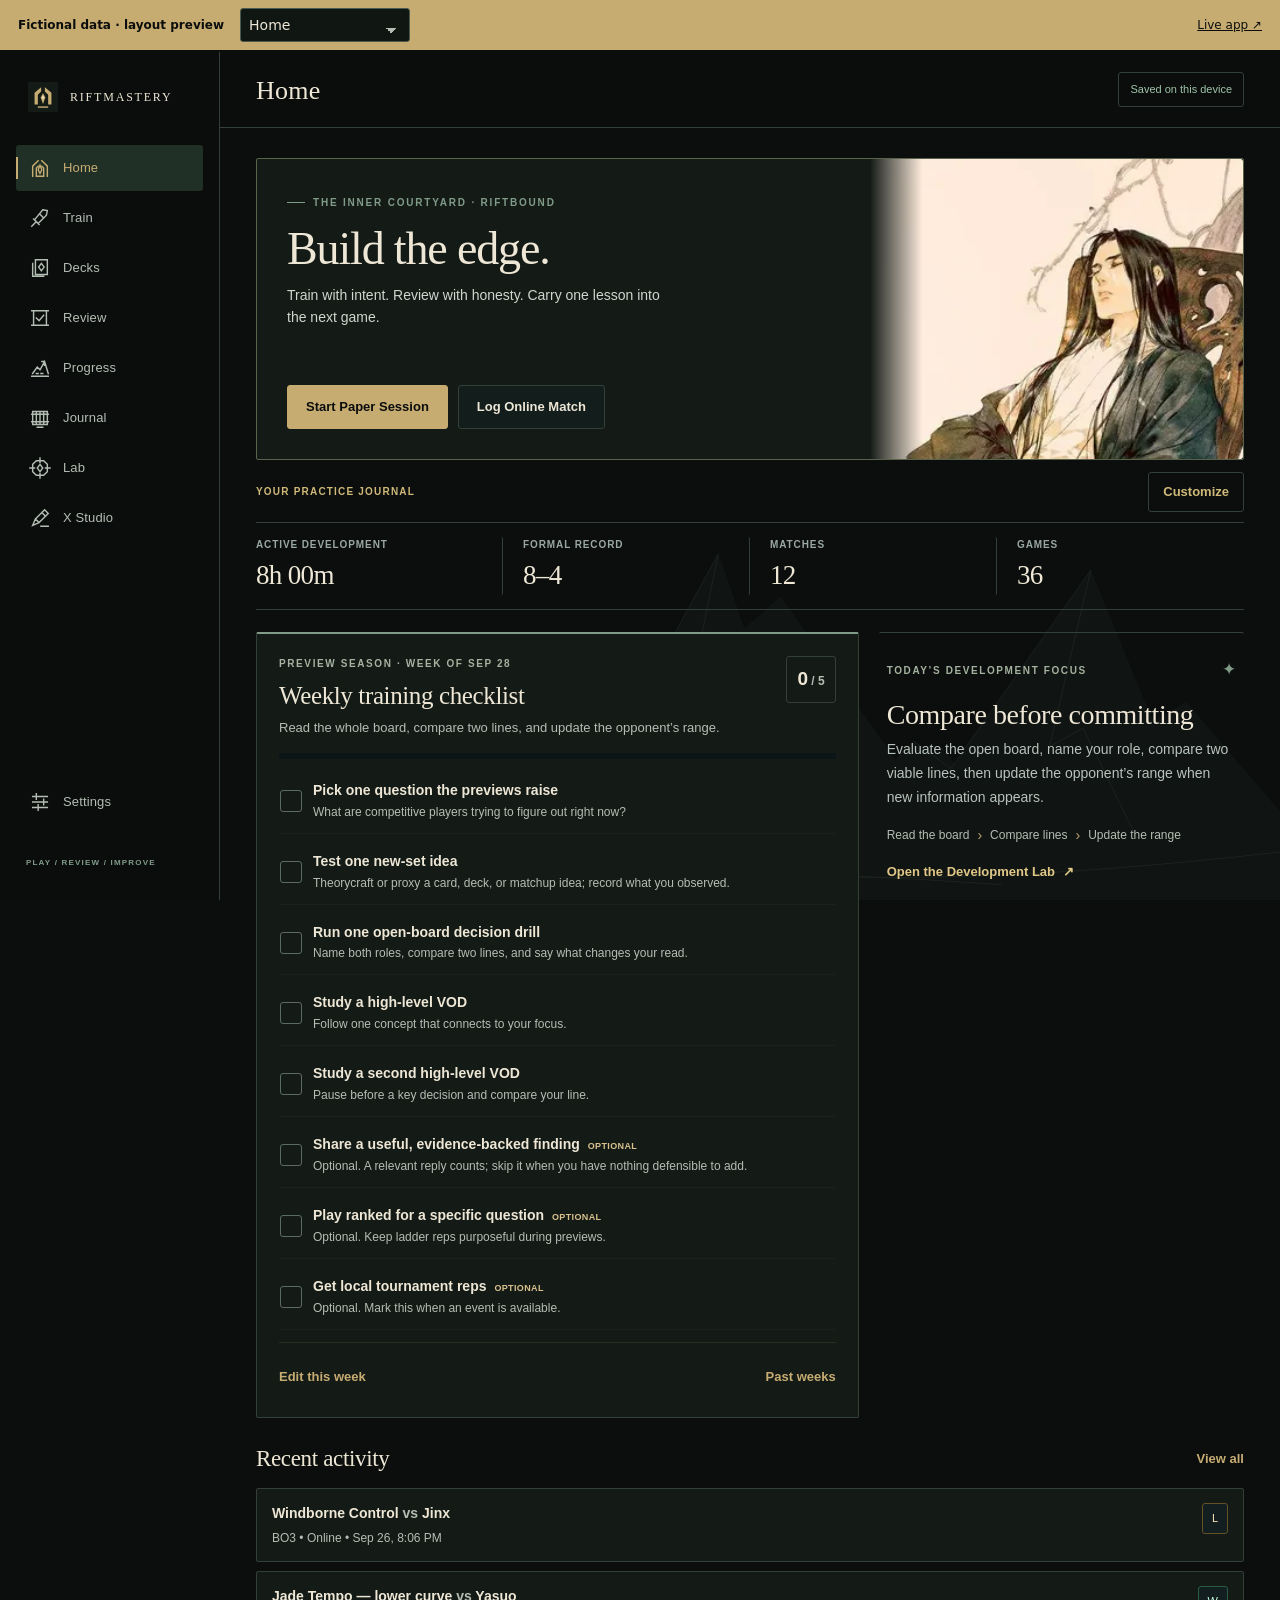
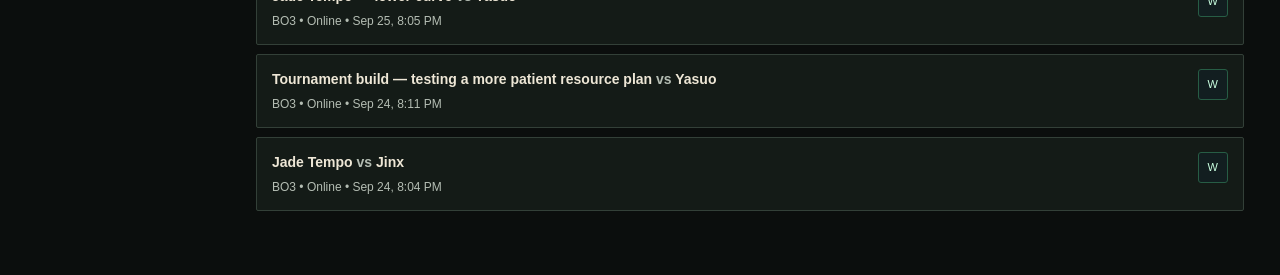
<file: dev/populated.html>
<!doctype html><html lang="en"><head><meta charset="utf-8"><meta name="viewport" content="width=device-width,initial-scale=1"><title>RiftMastery — populated layout preview</title><link rel="stylesheet" href="../styles.css?v=0.11.0"><link rel="stylesheet" href="../lab.css?v=0.11.0"><link rel="stylesheet" href="../ui.css?v=0.11.0"><link rel="stylesheet" href="../brand.css?v=0.11.0"><style>body{padding-top:52px}.sample-bar{position:fixed;top:0;left:0;right:0;z-index:80;display:flex;align-items:center;gap:16px;padding:8px 18px;background:#c7ac72;color:#0b0e0d;font:12px system-ui}.sample-bar select{width:170px;min-height:34px;padding:5px 28px 5px 8px;color:#eee7d6}.sample-bar a{color:#0b0e0d;margin-left:auto}.topbar{top:52px}.bottom-nav{top:52px}.sample-bar span{font-weight:600}@media(max-width:819px){.bottom-nav{top:auto}.sample-bar span{font-size:10px}.sample-bar{gap:8px;padding:8px}.sample-bar select{width:126px}.sample-bar a{font-size:10px}}</style></head><body><aside class="sample-bar"><span>Fictional data · layout preview</span><select aria-label="Preview screen" id="sampleRoute"><option value="home">Home</option><option value="decks">Decks</option><option value="history">Review</option><option value="stats">Progress</option><option value="more">Journal</option><option value="studio">X Studio</option><option value="positions">Position reviews</option><option value="research">Research board</option><option value="skills">Skills</option><option value="explorer">Explorer</option></select><a href="../index.html">Live app ↗</a></aside><div id="sampleStage"></div><template data-sample="home"><div id="app" class="app-shell">
    <header class="topbar">
      <div>
        <div class="eyebrow">RIFTMASTERY</div>
        <h1 id="screenTitle">Home</h1>
      </div>
      <button id="navigationMenu" class="btn small ghost navigation-menu" aria-label="Open navigation">Menu</button><div style="color:var(--good)" id="saveStatus" class="save-status" aria-live="polite">Saved on this device</div>
    </header>

    <main id="main" class="main-content" tabindex="-1">
      <section id="screen-home" class="screen active" data-screen="home">
    <section class="hero portrait-hero">
      <div class="hero-art"><img src="../assets/training-portrait.webp" width="320" height="566" alt="A sleeping warrior resting beneath a tree" fetchpriority="high"></div>
      <div class="hero-copy"><div class="hero-kicker">THE INNER COURTYARD · RIFTBOUND</div><h2>Build the edge.</h2><p>Train with intent. Review with honesty. Carry one lesson into the next game.</p></div>
      
      <div class="primary-actions">
        <button class="btn primary" id="homePaper">Start Paper Session</button>
        <button class="btn" id="homeOnline">Log Online Match</button>
      </div>
    </section>
    
    <div class="home-toolbar"><span>YOUR PRACTICE JOURNAL</span><button class="btn small ghost" id="homeCustomize">Customize</button></div>

    <div class="home-metrics home-widget" data-home-widget="stats">
      <div class="card stat-card"><div class="k">Active development</div><div class="v">8h 00m</div></div>
      <div class="card stat-card"><div class="k">Formal record</div><div class="v">8–4</div></div>
      <div class="card stat-card"><div class="k">Matches</div><div class="v">12</div></div>
      <div class="card stat-card"><div class="k">Games</div><div class="v">36</div></div>
    </div>
    <div class="home-workspace"><section class="focus-panel home-widget" data-home-widget="focus">
      <div class="focus-topline"><div class="focus-kicker">Today’s development focus</div><span class="focus-mark" aria-hidden="true">✦</span></div>
      <h3>Compare before committing</h3>
      <p>Evaluate the open board, name your role, compare two viable lines, then update the opponent’s range when new information appears.</p>
      <div class="focus-steps"><span>Read the board</span><b>›</b><span>Compare lines</span><b>›</b><span>Update the range</span></div>
      <button class="focus-link" id="homeLab">Open the Development Lab <span aria-hidden="true">↗</span></button>
    </section>
    <section class="weekly-card home-widget" data-home-widget="weekly" aria-labelledby="weeklyTitle">
      <div class="weekly-head"><div><div class="focus-kicker">Preview season · WEEK OF Sep 28</div><h3 id="weeklyTitle">Weekly training checklist</h3><p>Read the whole board, compare two lines, and update the opponent’s range.</p></div><div class="weekly-count">0<span> / 5</span></div></div>
      <div class="weekly-progress" role="progressbar" aria-label="Weekly checklist progress" aria-valuemin="0" aria-valuemax="5" aria-valuenow="0"><span style="width:0%"></span></div>
      <div class="weekly-items"><button class="weekly-item" data-weekly-item="preview-question" aria-pressed="false"><span class="weekly-check" aria-hidden="true"></span><span class="weekly-copy"><strong>Pick one question the previews raise</strong><small>What are competitive players trying to figure out right now?</small></span></button><button class="weekly-item" data-weekly-item="preview-test" aria-pressed="false"><span class="weekly-check" aria-hidden="true"></span><span class="weekly-copy"><strong>Test one new-set idea</strong><small>Theorycraft or proxy a card, deck, or matchup idea; record what you observed.</small></span></button><button class="weekly-item" data-weekly-item="board-drill" aria-pressed="false"><span class="weekly-check" aria-hidden="true"></span><span class="weekly-copy"><strong>Run one open-board decision drill</strong><small>Name both roles, compare two lines, and say what changes your read.</small></span></button><button class="weekly-item" data-weekly-item="vod-1" aria-pressed="false"><span class="weekly-check" aria-hidden="true"></span><span class="weekly-copy"><strong>Study a high-level VOD</strong><small>Follow one concept that connects to your focus.</small></span></button><button class="weekly-item" data-weekly-item="vod-2" aria-pressed="false"><span class="weekly-check" aria-hidden="true"></span><span class="weekly-copy"><strong>Study a second high-level VOD</strong><small>Pause before a key decision and compare your line.</small></span></button><button class="weekly-item" data-weekly-item="preview-share" aria-pressed="false"><span class="weekly-check" aria-hidden="true"></span><span class="weekly-copy"><strong>Share a useful, evidence-backed finding <em>Optional</em></strong><small>Optional. A relevant reply counts; skip it when you have nothing defensible to add.</small></span></button><button class="weekly-item" data-weekly-item="preview-ranked" aria-pressed="false"><span class="weekly-check" aria-hidden="true"></span><span class="weekly-copy"><strong>Play ranked for a specific question <em>Optional</em></strong><small>Optional. Keep ladder reps purposeful during previews.</small></span></button><button class="weekly-item" data-weekly-item="preview-local" aria-pressed="false"><span class="weekly-check" aria-hidden="true"></span><span class="weekly-copy"><strong>Get local tournament reps <em>Optional</em></strong><small>Optional. Mark this when an event is available.</small></span></button></div>
      <div class="weekly-footer"><button class="link-btn small" id="weeklyEdit">Edit this week</button><button class="link-btn small" id="weeklyHistory">Past weeks</button></div>
    </section>
    </div><div class="home-widget" data-home-widget="recent"><div class="section-head"><h3>Recent activity</h3><button class="link-btn small" id="goHistory">View all</button></div>
    <div class="list"><div class="list-item"><div><div class="title">Windborne Control <span class="muted">vs</span> Jinx</div><div class="meta">BO3 • Online • Sep 26, 8:06 PM</div></div><div class="right"><span class="chip warn">L</span></div></div><div class="list-item"><div><div class="title">Jade Tempo — lower curve <span class="muted">vs</span> Yasuo</div><div class="meta">BO3 • Online • Sep 25, 8:05 PM</div></div><div class="right"><span class="chip good">W</span></div></div><div class="list-item"><div><div class="title">Tournament build — testing a more patient resource plan <span class="muted">vs</span> Yasuo</div><div class="meta">BO3 • Online • Sep 24, 8:11 PM</div></div><div class="right"><span class="chip good">W</span></div></div><div class="list-item"><div><div class="title">Jade Tempo <span class="muted">vs</span> Jinx</div><div class="meta">BO3 • Online • Sep 24, 8:04 PM</div></div><div class="right"><span class="chip good">W</span></div></div></div></div></section>
      
      
      
      
      
      
      
      
    </main>

    <nav class="bottom-nav" aria-label="Primary navigation">
      <button aria-current="page" class="nav-item active" data-nav="home" aria-label="Home"><span><svg viewBox="0 0 24 24" aria-hidden="true"><path d="M4 21V10l6-6M20 21V10l-6-6M8 21V12l2-2M16 21V12l-2-2M9 21h6" /><path d="m12 9 2 5-2 4-2-4z" /></svg></span><small>Home</small></button>
      <button class="nav-item" data-nav="play" aria-label="Train"><span><svg viewBox="0 0 24 24" aria-hidden="true"><path d="m15 3 5 1-1 5-9 9-4-4zM5 13l6 6M7 17l-4 4M12 8l4 4" /></svg></span><small>Train</small></button>
      <button class="nav-item" data-nav="decks" aria-label="Decks"><span><svg viewBox="0 0 24 24" aria-hidden="true"><path d="M7 3h13v16H7zM4 7v14h12" /><path d="m13.5 7 3 4-3 4-3-4z" /></svg></span><small>Decks</small></button>
      <button class="nav-item" data-nav="history" aria-label="Review"><span><svg viewBox="0 0 24 24" aria-hidden="true"><path d="M5 4h14v16H5zM3 4h4M17 4h4M3 20h4M17 20h4M8 12l3 3 5-6" /></svg></span><small>Review</small></button>
      <button class="nav-item" data-nav="stats" aria-label="Progress"><span><svg viewBox="0 0 24 24" aria-hidden="true"><path d="M3 21h18M4 18l5-7 3 3 5-9 4 13M14 5h3v4M8 18h2M13 18h2" /></svg></span><small>Progress</small></button>
      <button class="nav-item" data-nav="more" aria-label="Journal"><span><svg viewBox="0 0 24 24" aria-hidden="true"><path d="M4 5h16v14H4zM8 5v14M12 5v14M16 5v14M3 8h18M3 16h18M9 22h6" /></svg></span><small>Journal</small></button>
      <button class="nav-item" data-nav="lab" aria-label="Lab"><span><svg viewBox="0 0 24 24" aria-hidden="true"><path d="m8 4 8 0 4 4v8l-4 4H8l-4-4V8zM12 1v5M23 12h-5M12 23v-5M1 12h5" /><path d="m12 8 3 4-3 4-3-4z" /></svg></span><small>Lab</small></button>
      <button class="nav-item" data-nav="studio" aria-label="X Studio"><span><svg viewBox="0 0 24 24" aria-hidden="true"><path d="m17 3 4 4-10 10-4-4zM7 13l-3 7 7-3M14 6l4 4M13 21h8" /></svg></span><small>X Studio</small></button>
      <button class="nav-item" data-nav="settings" aria-label="Settings"><span><svg viewBox="0 0 24 24" aria-hidden="true"><path d="M4 6h16M4 12h16M4 18h16M8 3v6M16 9v6M10 15v6" /></svg></span><small>Settings</small></button>
    </nav>
  </div></template><template data-sample="decks"><div id="app" class="app-shell">
    <header class="topbar">
      <div>
        <div class="eyebrow">RIFTMASTERY</div>
        <h1 id="screenTitle">Decks</h1>
      </div>
      <button id="navigationMenu" class="btn small ghost navigation-menu" aria-label="Open navigation">Menu</button><div style="color:var(--good)" id="saveStatus" class="save-status" aria-live="polite">Saved on this device</div>
    </header>

    <main id="main" class="main-content" tabindex="-1">
      
      
      <section id="screen-decks" class="screen active" data-screen="decks">
    <div class="section-head collection-head"><div><div class="eyebrow">RIFTMASTERY · DECK WORKSHOP</div><h2>Your decks</h2><div class="sub">Build, branch, and compare versions without losing your history.</div></div><div class="btn-row" style="flex:0 0 auto"><button class="btn small ghost" id="importDeck">Import</button><button class="btn small primary" id="newDeck">+ Deck</button></div></div>
    <div class="grid-2" style="margin-bottom:10px"><input id="deckSearch" type="search" aria-label="Search decks" placeholder="Search decks" value=""><select id="deckLegendFilter" aria-label="Filter decks by Legend"><option value="">All Legends</option><option value="l1">Ahri</option><option value="l3">Jinx</option><option value="l2">Yasuo</option></select></div>
    <div class="list deck-list"><div class="list-item deck-library-item"><div style="min-width:0;flex:1"><div class="title">★ Jade Tempo <span class="chip">v1</span></div><div class="meta">Ahri • 3 list lines • Baseline list for testing resource sequencing.</div><div class="deck-action-row"><button class="btn small ghost deckView" data-id="d1">View list</button><button class="btn small deckVersion" data-id="d1">New version</button><details class="deck-manage"><summary>Manage <span aria-hidden="true">⌄</span></summary><div><button class="btn small ghost deckPin" data-id="d1">Unpin</button><button class="btn small ghost deckDuplicate" data-id="d1">Duplicate</button><button class="btn small ghost deckEdit" data-id="d1">Edit</button><button class="btn small danger deckDelete" data-id="d1">Delete</button></div></details></div></div></div><div class="list-item deck-library-item"><div style="min-width:0;flex:1"><div class="title">Windborne Control <span class="chip">v3</span></div><div class="meta">Ahri • 3 list lines • Track when holding resources creates a stronger next turn.</div><div class="deck-action-row"><button class="btn small ghost deckView" data-id="d3">View list</button><button class="btn small deckVersion" data-id="d3">New version</button><details class="deck-manage"><summary>Manage <span aria-hidden="true">⌄</span></summary><div><button class="btn small ghost deckPin" data-id="d3">Pin</button><button class="btn small ghost deckDuplicate" data-id="d3">Duplicate</button><button class="btn small ghost deckEdit" data-id="d3">Edit</button><button class="btn small danger deckDelete" data-id="d3">Delete</button></div></details></div></div></div><div class="list-item deck-library-item"><div style="min-width:0;flex:1"><div class="title">Jade Tempo — lower curve <span class="chip">v2</span></div><div class="meta">Yasuo • 3 list lines • Testing two lower-cost threats. Compare before committing to a new baseline.</div><div class="deck-action-row"><button class="btn small ghost deckView" data-id="d2">View list</button><button class="btn small deckVersion" data-id="d2">New version</button><details class="deck-manage"><summary>Manage <span aria-hidden="true">⌄</span></summary><div><button class="btn small ghost deckPin" data-id="d2">Pin</button><button class="btn small ghost deckDuplicate" data-id="d2">Duplicate</button><button class="btn small ghost deckEdit" data-id="d2">Edit</button><button class="btn small danger deckDelete" data-id="d2">Delete</button></div></details></div></div></div><div class="list-item deck-library-item"><div style="min-width:0;flex:1"><div class="title">Tournament build — testing a more patient resource plan <span class="chip">v4</span></div><div class="meta">Yasuo • 3 list lines • Long-note layout fixture: this is a deliberately detailed deck record to check wrapping across phone and desktop views.</div><div class="deck-action-row"><button class="btn small ghost deckView" data-id="d4">View list</button><button class="btn small deckVersion" data-id="d4">New version</button><details class="deck-manage"><summary>Manage <span aria-hidden="true">⌄</span></summary><div><button class="btn small ghost deckPin" data-id="d4">Pin</button><button class="btn small ghost deckDuplicate" data-id="d4">Duplicate</button><button class="btn small ghost deckEdit" data-id="d4">Edit</button><button class="btn small danger deckDelete" data-id="d4">Delete</button></div></details></div></div></div></div>
    </section>
      
      
      
      
      
      
    </main>

    <nav class="bottom-nav" aria-label="Primary navigation">
      <button class="nav-item" data-nav="home" aria-label="Home"><span><svg viewBox="0 0 24 24" aria-hidden="true"><path d="M4 21V10l6-6M20 21V10l-6-6M8 21V12l2-2M16 21V12l-2-2M9 21h6" /><path d="m12 9 2 5-2 4-2-4z" /></svg></span><small>Home</small></button>
      <button class="nav-item" data-nav="play" aria-label="Train"><span><svg viewBox="0 0 24 24" aria-hidden="true"><path d="m15 3 5 1-1 5-9 9-4-4zM5 13l6 6M7 17l-4 4M12 8l4 4" /></svg></span><small>Train</small></button>
      <button aria-current="page" class="nav-item active" data-nav="decks" aria-label="Decks"><span><svg viewBox="0 0 24 24" aria-hidden="true"><path d="M7 3h13v16H7zM4 7v14h12" /><path d="m13.5 7 3 4-3 4-3-4z" /></svg></span><small>Decks</small></button>
      <button class="nav-item" data-nav="history" aria-label="Review"><span><svg viewBox="0 0 24 24" aria-hidden="true"><path d="M5 4h14v16H5zM3 4h4M17 4h4M3 20h4M17 20h4M8 12l3 3 5-6" /></svg></span><small>Review</small></button>
      <button class="nav-item" data-nav="stats" aria-label="Progress"><span><svg viewBox="0 0 24 24" aria-hidden="true"><path d="M3 21h18M4 18l5-7 3 3 5-9 4 13M14 5h3v4M8 18h2M13 18h2" /></svg></span><small>Progress</small></button>
      <button class="nav-item" data-nav="more" aria-label="Journal"><span><svg viewBox="0 0 24 24" aria-hidden="true"><path d="M4 5h16v14H4zM8 5v14M12 5v14M16 5v14M3 8h18M3 16h18M9 22h6" /></svg></span><small>Journal</small></button>
      <button class="nav-item" data-nav="lab" aria-label="Lab"><span><svg viewBox="0 0 24 24" aria-hidden="true"><path d="m8 4 8 0 4 4v8l-4 4H8l-4-4V8zM12 1v5M23 12h-5M12 23v-5M1 12h5" /><path d="m12 8 3 4-3 4-3-4z" /></svg></span><small>Lab</small></button>
      <button class="nav-item" data-nav="studio" aria-label="X Studio"><span><svg viewBox="0 0 24 24" aria-hidden="true"><path d="m17 3 4 4-10 10-4-4zM7 13l-3 7 7-3M14 6l4 4M13 21h8" /></svg></span><small>X Studio</small></button>
      <button class="nav-item" data-nav="settings" aria-label="Settings"><span><svg viewBox="0 0 24 24" aria-hidden="true"><path d="M4 6h16M4 12h16M4 18h16M8 3v6M16 9v6M10 15v6" /></svg></span><small>Settings</small></button>
    </nav>
  </div></template><template data-sample="history"><div id="app" class="app-shell">
    <header class="topbar">
      <div>
        <div class="eyebrow">RIFTMASTERY</div>
        <h1 id="screenTitle">Review</h1>
      </div>
      <button id="navigationMenu" class="btn small ghost navigation-menu" aria-label="Open navigation">Menu</button><div style="color:var(--good)" id="saveStatus" class="save-status" aria-live="polite">Saved on this device</div>
    </header>

    <main id="main" class="main-content" tabindex="-1">
      
      
      
      <section id="screen-history" class="screen active" data-screen="history">
    <div class="section-head collection-head"><div><div class="eyebrow">THE ARCHIVE · MATCH RECORDS</div><h2>Match history</h2><div class="sub">12 matching records</div></div><div class="btn-row" style="flex:0 0 auto"><button class="btn small primary" id="logPastMatch">Log match</button><button class="btn small ghost" id="toggleFilters">Filters</button></div></div>
    <div id="historyFilterBox" class="card filters" style="display:none">
      <div class="row"><select id="hfLegend"><option value="">My Legend — all</option><option value="l1">Ahri</option><option value="l2">Yasuo</option><option value="l3">Jinx</option></select><select id="hfDeck"><option value="">My Deck — all</option><option value="d1">Jade Tempo v1</option><option value="d2">Jade Tempo — lower curve v2</option><option value="d3">Windborne Control v3</option><option value="d4">Tournament build — testing a more patient resource plan v4</option></select></div>
      <div class="row"><select id="hfOpp"><option value="">Opponent — all</option><option value="l1">Ahri</option><option value="l2">Yasuo</option><option value="l3">Jinx</option></select><select id="hfMode"><option value="">Paper/Online — all</option><option value="paper">Paper</option><option value="online">Online</option></select></div>
      <div class="row"><select id="hfContext"><option value="">Context — all</option><option value="testing">Testing</option><option value="local">Local</option><option value="tournament">Tournament</option><option value="online_ranked">Online Ranked</option><option value="casual">Casual</option></select><select id="hfFormat"><option value="">Format — all</option><option value="BO1">BO1</option><option value="BO3">BO3</option><option value="BO5">BO5</option><option value="FREE_PLAY">Free Play</option></select></div>
      <div class="row"><select id="hfResult"><option value="">Result — all</option><option value="me">Win</option><option value="opponent">Loss</option></select><button class="btn small ghost" id="clearFilters">Clear</button></div>
      <div class="row"><label><span class="label-title">From</span><input id="hfFrom" type="date" value=""></label><label><span class="label-title">To</span><input id="hfTo" type="date" value=""></label></div>
    </div>
    <div class="list history-list" style="margin-top:10px"><button class="list-item historyOpen" data-id="m6" style="width:100%;text-align:left;color:inherit"><div><div class="title">Windborne Control <span class="chip">v3</span> <span class="muted">vs</span> Jinx</div><div class="meta">Online • Testing • BO3 • Sep 26, 8:06 PM</div></div><div class="right"><span class="chip warn">L</span></div></button><button class="list-item historyOpen" data-id="m5" style="width:100%;text-align:left;color:inherit"><div><div class="title">Jade Tempo — lower curve <span class="chip">v2</span> <span class="muted">vs</span> Yasuo</div><div class="meta">Online • Testing • BO3 • Sep 25, 8:05 PM</div></div><div class="right"><span class="chip good">W</span></div></button><button class="list-item historyOpen" data-id="m11" style="width:100%;text-align:left;color:inherit"><div><div class="title">Tournament build — testing a more patient resource plan <span class="chip">v4</span> <span class="muted">vs</span> Yasuo</div><div class="meta">Online • Testing • BO3 • Sep 24, 8:11 PM</div></div><div class="right"><span class="chip good">W</span></div></button><button class="list-item historyOpen" data-id="m4" style="width:100%;text-align:left;color:inherit"><div><div class="title">Jade Tempo <span class="chip">v1</span> <span class="muted">vs</span> Jinx</div><div class="meta">Online • Testing • BO3 • Sep 24, 8:04 PM</div></div><div class="right"><span class="chip good">W</span></div></button><button class="list-item historyOpen" data-id="m10" style="width:100%;text-align:left;color:inherit"><div><div class="title">Windborne Control <span class="chip">v3</span> <span class="muted">vs</span> Jinx</div><div class="meta">Online • Testing • BO3 • Sep 23, 8:10 PM</div></div><div class="right"><span class="chip good">W</span></div></button><button class="list-item historyOpen" data-id="m3" style="width:100%;text-align:left;color:inherit"><div><div class="title">Tournament build — testing a more patient resource plan <span class="chip">v4</span> <span class="muted">vs</span> Yasuo</div><div class="meta">Online • Testing • BO3 • Sep 23, 8:03 PM</div></div><div class="right"><span class="chip warn">L</span></div></button><button class="list-item historyOpen" data-id="m9" style="width:100%;text-align:left;color:inherit"><div><div class="title">Jade Tempo — lower curve <span class="chip">v2</span> <span class="muted">vs</span> Yasuo</div><div class="meta">Online • Testing • BO3 • Sep 22, 8:09 PM</div></div><div class="right"><span class="chip warn">L</span></div></button><button class="list-item historyOpen" data-id="m2" style="width:100%;text-align:left;color:inherit"><div><div class="title">Windborne Control <span class="chip">v3</span> <span class="muted">vs</span> Jinx</div><div class="meta">Online • Testing • BO3 • Sep 22, 8:02 PM</div></div><div class="right"><span class="chip good">W</span></div></button><button class="list-item historyOpen" data-id="m8" style="width:100%;text-align:left;color:inherit"><div><div class="title">Jade Tempo <span class="chip">v1</span> <span class="muted">vs</span> Jinx</div><div class="meta">Online • Testing • BO3 • Sep 21, 8:08 PM</div></div><div class="right"><span class="chip good">W</span></div></button><button class="list-item historyOpen" data-id="m1" style="width:100%;text-align:left;color:inherit"><div><div class="title">Jade Tempo — lower curve <span class="chip">v2</span> <span class="muted">vs</span> Yasuo</div><div class="meta">Online • Testing • BO3 • Sep 21, 8:01 PM</div></div><div class="right"><span class="chip good">W</span></div></button><button class="list-item historyOpen" data-id="m7" style="width:100%;text-align:left;color:inherit"><div><div class="title">Tournament build — testing a more patient resource plan <span class="chip">v4</span> <span class="muted">vs</span> Yasuo</div><div class="meta">Online • Testing • BO3 • Sep 20, 8:07 PM</div></div><div class="right"><span class="chip good">W</span></div></button><button class="list-item historyOpen" data-id="m0" style="width:100%;text-align:left;color:inherit"><div><div class="title">Jade Tempo <span class="chip">v1</span> <span class="muted">vs</span> Jinx</div><div class="meta">Online • Testing • BO3 • Sep 20, 8:00 PM</div></div><div class="right"><span class="chip warn">L</span></div></button></div></section>
      
      
      
      
      
    </main>

    <nav class="bottom-nav" aria-label="Primary navigation">
      <button class="nav-item" data-nav="home" aria-label="Home"><span><svg viewBox="0 0 24 24" aria-hidden="true"><path d="M4 21V10l6-6M20 21V10l-6-6M8 21V12l2-2M16 21V12l-2-2M9 21h6" /><path d="m12 9 2 5-2 4-2-4z" /></svg></span><small>Home</small></button>
      <button class="nav-item" data-nav="play" aria-label="Train"><span><svg viewBox="0 0 24 24" aria-hidden="true"><path d="m15 3 5 1-1 5-9 9-4-4zM5 13l6 6M7 17l-4 4M12 8l4 4" /></svg></span><small>Train</small></button>
      <button class="nav-item" data-nav="decks" aria-label="Decks"><span><svg viewBox="0 0 24 24" aria-hidden="true"><path d="M7 3h13v16H7zM4 7v14h12" /><path d="m13.5 7 3 4-3 4-3-4z" /></svg></span><small>Decks</small></button>
      <button aria-current="page" class="nav-item active" data-nav="history" aria-label="Review"><span><svg viewBox="0 0 24 24" aria-hidden="true"><path d="M5 4h14v16H5zM3 4h4M17 4h4M3 20h4M17 20h4M8 12l3 3 5-6" /></svg></span><small>Review</small></button>
      <button class="nav-item" data-nav="stats" aria-label="Progress"><span><svg viewBox="0 0 24 24" aria-hidden="true"><path d="M3 21h18M4 18l5-7 3 3 5-9 4 13M14 5h3v4M8 18h2M13 18h2" /></svg></span><small>Progress</small></button>
      <button class="nav-item" data-nav="more" aria-label="Journal"><span><svg viewBox="0 0 24 24" aria-hidden="true"><path d="M4 5h16v14H4zM8 5v14M12 5v14M16 5v14M3 8h18M3 16h18M9 22h6" /></svg></span><small>Journal</small></button>
      <button class="nav-item" data-nav="lab" aria-label="Lab"><span><svg viewBox="0 0 24 24" aria-hidden="true"><path d="m8 4 8 0 4 4v8l-4 4H8l-4-4V8zM12 1v5M23 12h-5M12 23v-5M1 12h5" /><path d="m12 8 3 4-3 4-3-4z" /></svg></span><small>Lab</small></button>
      <button class="nav-item" data-nav="studio" aria-label="X Studio"><span><svg viewBox="0 0 24 24" aria-hidden="true"><path d="m17 3 4 4-10 10-4-4zM7 13l-3 7 7-3M14 6l4 4M13 21h8" /></svg></span><small>X Studio</small></button>
      <button class="nav-item" data-nav="settings" aria-label="Settings"><span><svg viewBox="0 0 24 24" aria-hidden="true"><path d="M4 6h16M4 12h16M4 18h16M8 3v6M16 9v6M10 15v6" /></svg></span><small>Settings</small></button>
    </nav>
  </div></template><template data-sample="stats"><div id="app" class="app-shell">
    <header class="topbar">
      <div>
        <div class="eyebrow">RIFTMASTERY</div>
        <h1 id="screenTitle">Progress</h1>
      </div>
      <button id="navigationMenu" class="btn small ghost navigation-menu" aria-label="Open navigation">Menu</button><div style="color:var(--good)" id="saveStatus" class="save-status" aria-live="polite">Saved on this device</div>
    </header>

    <main id="main" class="main-content" tabindex="-1">
      
      
      
      
      <section id="screen-stats" class="screen active" data-screen="stats">
    <div class="section-head stats-head"><div><div class="eyebrow">PLAYER CHRONICLE · ANALYTICS</div><h2>Progress</h2><div class="sub">A clear read on what your games are teaching you.</div></div></div>
    <label><span class="label-title">Stats scope</span><select id="statsScope"><option value="overall" selected>Overall</option><option value="legend:l1">Legend — Ahri</option><option value="legend:l2">Legend — Yasuo</option><option value="legend:l3">Legend — Jinx</option><option value="deck:d1">Deck — Jade Tempo v1</option><option value="deck:d2">Deck — Jade Tempo — lower curve v2</option><option value="deck:d3">Deck — Windborne Control v3</option><option value="deck:d4">Deck — Tournament build — testing a more patient resource plan v4</option></select></label>
    <div class="grid-2"><div class="card stat-card"><div class="k">Tracked time</div><div class="v">8h 00m</div></div><div class="card stat-card"><div class="k">Match record</div><div class="v">8–4</div><div class="tiny muted">66.7% • n=12</div></div><div class="card stat-card"><div class="k">Game record</div><div class="v">16–20</div><div class="tiny muted">44.4% • n=36</div></div><div class="card stat-card"><div class="k">Avg points</div><div class="v">8.0–6.0</div><div class="tiny muted">For / Against • scored n=36</div></div></div>
    <div class="section-head"><h3>Your point sources</h3><div class="sub">0 tracked points</div></div><div class="card source-bars"><div class="source-row"><span>Conquer</span><div class="progress"><span style="width:0%"></span></div><strong>—</strong></div><div class="source-row"><span>Hold</span><div class="progress"><span style="width:0%"></span></div><strong>—</strong></div><div class="source-row"><span>Effect</span><div class="progress"><span style="width:0%"></span></div><strong>—</strong></div></div>
    <div class="section-head"><h3>Opponent point sources</h3><div class="sub">0 tracked points</div></div><div class="card source-bars"><div class="source-row"><span>Conquer</span><div class="progress"><span style="width:0%"></span></div><strong>—</strong></div><div class="source-row"><span>Hold</span><div class="progress"><span style="width:0%"></span></div><strong>—</strong></div><div class="source-row"><span>Effect</span><div class="progress"><span style="width:0%"></span></div><strong>—</strong></div></div>
    </section>
      
      
      
      
    </main>

    <nav class="bottom-nav" aria-label="Primary navigation">
      <button class="nav-item" data-nav="home" aria-label="Home"><span><svg viewBox="0 0 24 24" aria-hidden="true"><path d="M4 21V10l6-6M20 21V10l-6-6M8 21V12l2-2M16 21V12l-2-2M9 21h6" /><path d="m12 9 2 5-2 4-2-4z" /></svg></span><small>Home</small></button>
      <button class="nav-item" data-nav="play" aria-label="Train"><span><svg viewBox="0 0 24 24" aria-hidden="true"><path d="m15 3 5 1-1 5-9 9-4-4zM5 13l6 6M7 17l-4 4M12 8l4 4" /></svg></span><small>Train</small></button>
      <button class="nav-item" data-nav="decks" aria-label="Decks"><span><svg viewBox="0 0 24 24" aria-hidden="true"><path d="M7 3h13v16H7zM4 7v14h12" /><path d="m13.5 7 3 4-3 4-3-4z" /></svg></span><small>Decks</small></button>
      <button class="nav-item" data-nav="history" aria-label="Review"><span><svg viewBox="0 0 24 24" aria-hidden="true"><path d="M5 4h14v16H5zM3 4h4M17 4h4M3 20h4M17 20h4M8 12l3 3 5-6" /></svg></span><small>Review</small></button>
      <button aria-current="page" class="nav-item active" data-nav="stats" aria-label="Progress"><span><svg viewBox="0 0 24 24" aria-hidden="true"><path d="M3 21h18M4 18l5-7 3 3 5-9 4 13M14 5h3v4M8 18h2M13 18h2" /></svg></span><small>Progress</small></button>
      <button class="nav-item" data-nav="more" aria-label="Journal"><span><svg viewBox="0 0 24 24" aria-hidden="true"><path d="M4 5h16v14H4zM8 5v14M12 5v14M16 5v14M3 8h18M3 16h18M9 22h6" /></svg></span><small>Journal</small></button>
      <button class="nav-item" data-nav="lab" aria-label="Lab"><span><svg viewBox="0 0 24 24" aria-hidden="true"><path d="m8 4 8 0 4 4v8l-4 4H8l-4-4V8zM12 1v5M23 12h-5M12 23v-5M1 12h5" /><path d="m12 8 3 4-3 4-3-4z" /></svg></span><small>Lab</small></button>
      <button class="nav-item" data-nav="studio" aria-label="X Studio"><span><svg viewBox="0 0 24 24" aria-hidden="true"><path d="m17 3 4 4-10 10-4-4zM7 13l-3 7 7-3M14 6l4 4M13 21h8" /></svg></span><small>X Studio</small></button>
      <button class="nav-item" data-nav="settings" aria-label="Settings"><span><svg viewBox="0 0 24 24" aria-hidden="true"><path d="M4 6h16M4 12h16M4 18h16M8 3v6M16 9v6M10 15v6" /></svg></span><small>Settings</small></button>
    </nav>
  </div></template><template data-sample="more"><div id="app" class="app-shell">
    <header class="topbar">
      <div>
        <div class="eyebrow">RIFTMASTERY</div>
        <h1 id="screenTitle">Journal</h1>
      </div>
      <button id="navigationMenu" class="btn small ghost navigation-menu" aria-label="Open navigation">Menu</button><div style="color:var(--good)" id="saveStatus" class="save-status" aria-live="polite">Saved on this device</div>
    </header>

    <main id="main" class="main-content" tabindex="-1">
      
      
      
      
      
      
      
      
      <section id="screen-more" class="screen active" data-screen="more">
    <div class="section-head collection-head"><div><div class="eyebrow">FIELD NOTES · REFLECTION</div><h2>Journal</h2><div class="sub">Quick notes stay attached to their original context.</div></div></div>
    <input id="noteSearch" type="search" aria-label="Search notes" placeholder="Search notes" value="">
    <div class="list" style="margin-top:10px"><div class="note">Draft: judge a line by the position it leaves behind.<div class="context">Sep 26, 9:00 PM</div></div><div class="note">Review: compare the next turn after each line. Winning the visible exchange is only part of the decision.<div class="context">Sep 26, 8:00 PM</div></div><div class="note">Research: does the new threat change our early-turn plan?<div class="context">Sep 26, 7:00 PM</div></div><div class="note">Position review: when did my role in the game change?<div class="context">Sep 25, 8:00 PM</div></div></div>
    </section>
    </main>

    <nav class="bottom-nav" aria-label="Primary navigation">
      <button class="nav-item" data-nav="home" aria-label="Home"><span><svg viewBox="0 0 24 24" aria-hidden="true"><path d="M4 21V10l6-6M20 21V10l-6-6M8 21V12l2-2M16 21V12l-2-2M9 21h6" /><path d="m12 9 2 5-2 4-2-4z" /></svg></span><small>Home</small></button>
      <button class="nav-item" data-nav="play" aria-label="Train"><span><svg viewBox="0 0 24 24" aria-hidden="true"><path d="m15 3 5 1-1 5-9 9-4-4zM5 13l6 6M7 17l-4 4M12 8l4 4" /></svg></span><small>Train</small></button>
      <button class="nav-item" data-nav="decks" aria-label="Decks"><span><svg viewBox="0 0 24 24" aria-hidden="true"><path d="M7 3h13v16H7zM4 7v14h12" /><path d="m13.5 7 3 4-3 4-3-4z" /></svg></span><small>Decks</small></button>
      <button class="nav-item" data-nav="history" aria-label="Review"><span><svg viewBox="0 0 24 24" aria-hidden="true"><path d="M5 4h14v16H5zM3 4h4M17 4h4M3 20h4M17 20h4M8 12l3 3 5-6" /></svg></span><small>Review</small></button>
      <button class="nav-item" data-nav="stats" aria-label="Progress"><span><svg viewBox="0 0 24 24" aria-hidden="true"><path d="M3 21h18M4 18l5-7 3 3 5-9 4 13M14 5h3v4M8 18h2M13 18h2" /></svg></span><small>Progress</small></button>
      <button aria-current="page" class="nav-item active" data-nav="more" aria-label="Journal"><span><svg viewBox="0 0 24 24" aria-hidden="true"><path d="M4 5h16v14H4zM8 5v14M12 5v14M16 5v14M3 8h18M3 16h18M9 22h6" /></svg></span><small>Journal</small></button>
      <button class="nav-item" data-nav="lab" aria-label="Lab"><span><svg viewBox="0 0 24 24" aria-hidden="true"><path d="m8 4 8 0 4 4v8l-4 4H8l-4-4V8zM12 1v5M23 12h-5M12 23v-5M1 12h5" /><path d="m12 8 3 4-3 4-3-4z" /></svg></span><small>Lab</small></button>
      <button class="nav-item" data-nav="studio" aria-label="X Studio"><span><svg viewBox="0 0 24 24" aria-hidden="true"><path d="m17 3 4 4-10 10-4-4zM7 13l-3 7 7-3M14 6l4 4M13 21h8" /></svg></span><small>X Studio</small></button>
      <button class="nav-item" data-nav="settings" aria-label="Settings"><span><svg viewBox="0 0 24 24" aria-hidden="true"><path d="M4 6h16M4 12h16M4 18h16M8 3v6M16 9v6M10 15v6" /></svg></span><small>Settings</small></button>
    </nav>
  </div></template><template data-sample="studio"><div id="app" class="app-shell">
    <header class="topbar">
      <div>
        <div class="eyebrow">RIFTMASTERY</div>
        <h1 id="screenTitle">X Studio</h1>
      </div>
      <button id="navigationMenu" class="btn small ghost navigation-menu" aria-label="Open navigation">Menu</button><div style="color:var(--good)" id="saveStatus" class="save-status" aria-live="polite">Saved on this device</div>
    </header>

    <main id="main" class="main-content" tabindex="-1">
      
      
      
      
      
      
      <section id="screen-studio" class="screen active" data-screen="studio"><div class="lab-shell studio-shell" id="riftLab"><div id="labPanel" class="lab-panel"><div id="insightPanel" class="insight-panel"><div class="lab-row insight-header"><div><div class="lab-title">X Studio</div><div class="lab-meta">Draft from evidence, then track original posts and substantive replies. Record results to learn what readers save and discuss.</div></div><button class="btn small primary" id="newXPost">+ Draft Insight</button></div><article class="insight-card"><div class="lab-row"><div><div class="lab-title">The next turn matters more than the cleanest trade.</div><div class="lab-meta">Draft · original · Any time · working hypothesis</div></div><button class="btn small ghost editXPost" data-id="x1">Open</button></div><p><b>Audience:</b> Players reviewing close matches</p><p><b>Claim:</b> Judge a line by the position it leaves behind.</p><p><b>Proof:</b> A reviewed practice position compared two possible commitments.</p><div class="x-draft-preview">A trade can look efficient and still leave you without a useful next turn.

When reviewing a close decision, write down both candidate lines—then compare what each lets you do one turn later.</div><div class="lab-wrap"><button class="btn small copyXPost" data-id="x1">Copy draft</button></div></article></div></div></div></section>
      
      
    </main>

    <nav class="bottom-nav" aria-label="Primary navigation">
      <button class="nav-item" data-nav="home" aria-label="Home"><span><svg viewBox="0 0 24 24" aria-hidden="true"><path d="M4 21V10l6-6M20 21V10l-6-6M8 21V12l2-2M16 21V12l-2-2M9 21h6" /><path d="m12 9 2 5-2 4-2-4z" /></svg></span><small>Home</small></button>
      <button class="nav-item" data-nav="play" aria-label="Train"><span><svg viewBox="0 0 24 24" aria-hidden="true"><path d="m15 3 5 1-1 5-9 9-4-4zM5 13l6 6M7 17l-4 4M12 8l4 4" /></svg></span><small>Train</small></button>
      <button class="nav-item" data-nav="decks" aria-label="Decks"><span><svg viewBox="0 0 24 24" aria-hidden="true"><path d="M7 3h13v16H7zM4 7v14h12" /><path d="m13.5 7 3 4-3 4-3-4z" /></svg></span><small>Decks</small></button>
      <button class="nav-item" data-nav="history" aria-label="Review"><span><svg viewBox="0 0 24 24" aria-hidden="true"><path d="M5 4h14v16H5zM3 4h4M17 4h4M3 20h4M17 20h4M8 12l3 3 5-6" /></svg></span><small>Review</small></button>
      <button class="nav-item" data-nav="stats" aria-label="Progress"><span><svg viewBox="0 0 24 24" aria-hidden="true"><path d="M3 21h18M4 18l5-7 3 3 5-9 4 13M14 5h3v4M8 18h2M13 18h2" /></svg></span><small>Progress</small></button>
      <button class="nav-item" data-nav="more" aria-label="Journal"><span><svg viewBox="0 0 24 24" aria-hidden="true"><path d="M4 5h16v14H4zM8 5v14M12 5v14M16 5v14M3 8h18M3 16h18M9 22h6" /></svg></span><small>Journal</small></button>
      <button class="nav-item" data-nav="lab" aria-label="Lab"><span><svg viewBox="0 0 24 24" aria-hidden="true"><path d="m8 4 8 0 4 4v8l-4 4H8l-4-4V8zM12 1v5M23 12h-5M12 23v-5M1 12h5" /><path d="m12 8 3 4-3 4-3-4z" /></svg></span><small>Lab</small></button>
      <button aria-current="page" class="nav-item active" data-nav="studio" aria-label="X Studio"><span><svg viewBox="0 0 24 24" aria-hidden="true"><path d="m17 3 4 4-10 10-4-4zM7 13l-3 7 7-3M14 6l4 4M13 21h8" /></svg></span><small>X Studio</small></button>
      <button class="nav-item" data-nav="settings" aria-label="Settings"><span><svg viewBox="0 0 24 24" aria-hidden="true"><path d="M4 6h16M4 12h16M4 18h16M8 3v6M16 9v6M10 15v6" /></svg></span><small>Settings</small></button>
    </nav>
  </div></template><template data-sample="positions"><div id="app" class="app-shell">
    <header class="topbar">
      <div>
        <div class="eyebrow">RIFTMASTERY</div>
        <h1 id="screenTitle">Lab</h1>
      </div>
      <button id="navigationMenu" class="btn small ghost navigation-menu" aria-label="Open navigation">Menu</button><div style="color:var(--good)" id="saveStatus" class="save-status" aria-live="polite">Saved on this device</div>
    </header>

    <main id="main" class="main-content" tabindex="-1">
      
      
      
      
      
      <section id="screen-lab" class="screen active" data-screen="lab"><div class="lab-shell" id="riftLab"><div class="lab-navigation" aria-label="Lab tools"><div class="lab-nav-group"><span>PRACTICE</span><button data-lab-tab="blocks" aria-current="false">Testing blocks</button><button data-lab-tab="matchups" aria-current="false">Matchups</button><button data-lab-tab="positions" class="active" aria-current="page">Position reviews</button><button data-lab-tab="queue" aria-current="false">Training queue</button><button data-lab-tab="events" aria-current="false">Events</button><button data-lab-tab="experiments" aria-current="false">Deck experiments</button></div><div class="lab-nav-group"><span>RESEARCH</span><button data-lab-tab="research" aria-current="false">Research board</button><button data-lab-tab="pulse" aria-current="false">Format pulse</button></div><div class="lab-nav-group"><span>DEVELOPMENT</span><button data-lab-tab="goals" aria-current="false">Goals</button><button data-lab-tab="skills" aria-current="false">Skills</button><button data-lab-tab="explorer" aria-current="false">Explorer</button><button data-lab-tab="chronicle" aria-current="false">Chronicle</button><button data-lab-tab="tools" aria-current="false">Tools</button></div></div><label class="lab-mobile-picker"><span class="label-title">Lab workspace</span><select id="labToolSelect"><optgroup label="PRACTICE"><option value="blocks">Testing blocks</option><option value="matchups">Matchups</option><option value="positions" selected>Position reviews</option><option value="queue">Training queue</option><option value="events">Events</option><option value="experiments">Deck experiments</option></optgroup><optgroup label="RESEARCH"><option value="research">Research board</option><option value="pulse">Format pulse</option></optgroup><optgroup label="DEVELOPMENT"><option value="goals">Goals</option><option value="skills">Skills</option><option value="explorer">Explorer</option><option value="chronicle">Chronicle</option><option value="tools">Tools</option></optgroup></select></label><div id="labPanel" class="lab-panel"><div id="insightPanel" class="insight-panel"><div class="lab-row insight-header"><div><div class="lab-title">Position Lab</div><div class="lab-meta">After a game, unpack one difficult decision: role, two lines, opponent range, and what changed your read.</div></div><button class="btn small primary" id="newPositionReview">+ Review a Position</button></div><article class="insight-card"><div class="lab-row"><div><div class="lab-title">Commit to the contested battlefield, or hold resources for the next turn?</div><div class="lab-meta">Windborne Control vs Jinx · Sep 26, 8:00 PM · Reviewed</div></div><button class="btn small ghost editPositionReview" data-id="p1">Open</button></div><div class="insight-pair"><div><b>Your role</b><span>opponent</span></div><div><b>Line A</b><span>Commit another unit to contest immediately. This wins the visible exchange but leaves no resource buffer for a response.</span></div><div><b>Line B</b><span>Concede the current point and build a stronger next turn with two resources available.</span></div></div><p><b>Opponent range:</b> A response that removes the second unit, or a pass that preserves a more efficient turn.</p><p><b>What changed your read:</b> The opponent declined to spend resources after the first commitment, increasing the value of patience.</p><p><b>Review takeaway:</b> Compare the next turn after each line. Winning the visible exchange is only part of the decision.</p><div class="lab-wrap"><button class="btn small draftFromPosition" data-id="p1">Draft a supported insight</button></div></article><article class="insight-card"><div class="lab-row"><div><div class="lab-title">When did my role in the game change?</div><div class="lab-meta">Sep 25, 8:00 PM · Unreviewed</div></div><button class="btn small ghost editPositionReview" data-id="p2">Open</button></div><div class="insight-pair"><div><b>Your role</b><span>changed</span></div><div><b>Line A</b><span>Keep trading resources and preserve flexibility.</span></div><div><b>Line B</b><span>Convert the current advantage before the opponent can stabilize.</span></div></div><p><b>Review takeaway:</b> Revisit after comparing the next two turns.</p><div class="lab-wrap"><button class="btn small draftFromPosition" data-id="p2">Draft a supported insight</button></div></article></div></div></div></section>
      
      
      
    </main>

    <nav class="bottom-nav" aria-label="Primary navigation">
      <button class="nav-item" data-nav="home" aria-label="Home"><span><svg viewBox="0 0 24 24" aria-hidden="true"><path d="M4 21V10l6-6M20 21V10l-6-6M8 21V12l2-2M16 21V12l-2-2M9 21h6" /><path d="m12 9 2 5-2 4-2-4z" /></svg></span><small>Home</small></button>
      <button class="nav-item" data-nav="play" aria-label="Train"><span><svg viewBox="0 0 24 24" aria-hidden="true"><path d="m15 3 5 1-1 5-9 9-4-4zM5 13l6 6M7 17l-4 4M12 8l4 4" /></svg></span><small>Train</small></button>
      <button class="nav-item" data-nav="decks" aria-label="Decks"><span><svg viewBox="0 0 24 24" aria-hidden="true"><path d="M7 3h13v16H7zM4 7v14h12" /><path d="m13.5 7 3 4-3 4-3-4z" /></svg></span><small>Decks</small></button>
      <button class="nav-item" data-nav="history" aria-label="Review"><span><svg viewBox="0 0 24 24" aria-hidden="true"><path d="M5 4h14v16H5zM3 4h4M17 4h4M3 20h4M17 20h4M8 12l3 3 5-6" /></svg></span><small>Review</small></button>
      <button class="nav-item" data-nav="stats" aria-label="Progress"><span><svg viewBox="0 0 24 24" aria-hidden="true"><path d="M3 21h18M4 18l5-7 3 3 5-9 4 13M14 5h3v4M8 18h2M13 18h2" /></svg></span><small>Progress</small></button>
      <button class="nav-item" data-nav="more" aria-label="Journal"><span><svg viewBox="0 0 24 24" aria-hidden="true"><path d="M4 5h16v14H4zM8 5v14M12 5v14M16 5v14M3 8h18M3 16h18M9 22h6" /></svg></span><small>Journal</small></button>
      <button aria-current="page" class="nav-item active" data-nav="lab" aria-label="Lab"><span><svg viewBox="0 0 24 24" aria-hidden="true"><path d="m8 4 8 0 4 4v8l-4 4H8l-4-4V8zM12 1v5M23 12h-5M12 23v-5M1 12h5" /><path d="m12 8 3 4-3 4-3-4z" /></svg></span><small>Lab</small></button>
      <button class="nav-item" data-nav="studio" aria-label="X Studio"><span><svg viewBox="0 0 24 24" aria-hidden="true"><path d="m17 3 4 4-10 10-4-4zM7 13l-3 7 7-3M14 6l4 4M13 21h8" /></svg></span><small>X Studio</small></button>
      <button class="nav-item" data-nav="settings" aria-label="Settings"><span><svg viewBox="0 0 24 24" aria-hidden="true"><path d="M4 6h16M4 12h16M4 18h16M8 3v6M16 9v6M10 15v6" /></svg></span><small>Settings</small></button>
    </nav>
  </div></template><template data-sample="research"><div id="app" class="app-shell">
    <header class="topbar">
      <div>
        <div class="eyebrow">RIFTMASTERY</div>
        <h1 id="screenTitle">Lab</h1>
      </div>
      <button id="navigationMenu" class="btn small ghost navigation-menu" aria-label="Open navigation">Menu</button><div style="color:var(--good)" id="saveStatus" class="save-status" aria-live="polite">Saved on this device</div>
    </header>

    <main id="main" class="main-content" tabindex="-1">
      
      
      
      
      
      <section id="screen-lab" class="screen active" data-screen="lab"><div class="lab-shell" id="riftLab"><div class="lab-navigation" aria-label="Lab tools"><div class="lab-nav-group"><span>PRACTICE</span><button data-lab-tab="blocks" aria-current="false">Testing blocks</button><button data-lab-tab="matchups" aria-current="false">Matchups</button><button data-lab-tab="positions" aria-current="false">Position reviews</button><button data-lab-tab="queue" aria-current="false">Training queue</button><button data-lab-tab="events" aria-current="false">Events</button><button data-lab-tab="experiments" aria-current="false">Deck experiments</button></div><div class="lab-nav-group"><span>RESEARCH</span><button data-lab-tab="research" class="active" aria-current="page">Research board</button><button data-lab-tab="pulse" aria-current="false">Format pulse</button></div><div class="lab-nav-group"><span>DEVELOPMENT</span><button data-lab-tab="goals" aria-current="false">Goals</button><button data-lab-tab="skills" aria-current="false">Skills</button><button data-lab-tab="explorer" aria-current="false">Explorer</button><button data-lab-tab="chronicle" aria-current="false">Chronicle</button><button data-lab-tab="tools" aria-current="false">Tools</button></div></div><label class="lab-mobile-picker"><span class="label-title">Lab workspace</span><select id="labToolSelect"><optgroup label="PRACTICE"><option value="blocks">Testing blocks</option><option value="matchups">Matchups</option><option value="positions">Position reviews</option><option value="queue">Training queue</option><option value="events">Events</option><option value="experiments">Deck experiments</option></optgroup><optgroup label="RESEARCH"><option value="research" selected>Research board</option><option value="pulse">Format pulse</option></optgroup><optgroup label="DEVELOPMENT"><option value="goals">Goals</option><option value="skills">Skills</option><option value="explorer">Explorer</option><option value="chronicle">Chronicle</option><option value="tools">Tools</option></optgroup></select></label><div id="labPanel" class="lab-panel"><div id="insightPanel" class="insight-panel"><div class="lab-row insight-header"><div><div class="lab-title">Research Board</div><div class="lab-meta">Track the question, evidence, and next test. Your saved notes stay useful after a release window moves on.</div></div><button class="btn small primary" id="newResearch">+ Research Idea</button></div><article class="insight-card"><div class="lab-row"><div><div class="lab-title">Does the new threat change our early-turn plan?</div><div class="lab-meta">Any time · working hypothesis · Sep 28, 6:11 AM</div></div><button class="btn small ghost editResearch" data-id="r1">Update</button></div><p><b>Question:</b> What does this card let the opponent do earlier?</p><p><b>Hypothesis:</b> The first contested turn may require a larger resource buffer.</p><p><b>Evidence:</b> A small sample of practice positions suggests that an early commitment can be punished.</p><p><b>Next test:</b> Compare ten positions with one resource held back.</p><div class="lab-wrap"><button class="btn small draftFromResearch" data-id="r1">Draft for X</button><button class="btn small ghost queueResearch" data-id="r1">Add next test to Training Queue</button></div></article></div></div></div></section>
      
      
      
    </main>

    <nav class="bottom-nav" aria-label="Primary navigation">
      <button class="nav-item" data-nav="home" aria-label="Home"><span><svg viewBox="0 0 24 24" aria-hidden="true"><path d="M4 21V10l6-6M20 21V10l-6-6M8 21V12l2-2M16 21V12l-2-2M9 21h6" /><path d="m12 9 2 5-2 4-2-4z" /></svg></span><small>Home</small></button>
      <button class="nav-item" data-nav="play" aria-label="Train"><span><svg viewBox="0 0 24 24" aria-hidden="true"><path d="m15 3 5 1-1 5-9 9-4-4zM5 13l6 6M7 17l-4 4M12 8l4 4" /></svg></span><small>Train</small></button>
      <button class="nav-item" data-nav="decks" aria-label="Decks"><span><svg viewBox="0 0 24 24" aria-hidden="true"><path d="M7 3h13v16H7zM4 7v14h12" /><path d="m13.5 7 3 4-3 4-3-4z" /></svg></span><small>Decks</small></button>
      <button class="nav-item" data-nav="history" aria-label="Review"><span><svg viewBox="0 0 24 24" aria-hidden="true"><path d="M5 4h14v16H5zM3 4h4M17 4h4M3 20h4M17 20h4M8 12l3 3 5-6" /></svg></span><small>Review</small></button>
      <button class="nav-item" data-nav="stats" aria-label="Progress"><span><svg viewBox="0 0 24 24" aria-hidden="true"><path d="M3 21h18M4 18l5-7 3 3 5-9 4 13M14 5h3v4M8 18h2M13 18h2" /></svg></span><small>Progress</small></button>
      <button class="nav-item" data-nav="more" aria-label="Journal"><span><svg viewBox="0 0 24 24" aria-hidden="true"><path d="M4 5h16v14H4zM8 5v14M12 5v14M16 5v14M3 8h18M3 16h18M9 22h6" /></svg></span><small>Journal</small></button>
      <button aria-current="page" class="nav-item active" data-nav="lab" aria-label="Lab"><span><svg viewBox="0 0 24 24" aria-hidden="true"><path d="m8 4 8 0 4 4v8l-4 4H8l-4-4V8zM12 1v5M23 12h-5M12 23v-5M1 12h5" /><path d="m12 8 3 4-3 4-3-4z" /></svg></span><small>Lab</small></button>
      <button class="nav-item" data-nav="studio" aria-label="X Studio"><span><svg viewBox="0 0 24 24" aria-hidden="true"><path d="m17 3 4 4-10 10-4-4zM7 13l-3 7 7-3M14 6l4 4M13 21h8" /></svg></span><small>X Studio</small></button>
      <button class="nav-item" data-nav="settings" aria-label="Settings"><span><svg viewBox="0 0 24 24" aria-hidden="true"><path d="M4 6h16M4 12h16M4 18h16M8 3v6M16 9v6M10 15v6" /></svg></span><small>Settings</small></button>
    </nav>
  </div></template><template data-sample="skills"><div id="app" class="app-shell">
    <header class="topbar">
      <div>
        <div class="eyebrow">RIFTMASTERY</div>
        <h1 id="screenTitle">Lab</h1>
      </div>
      <button id="navigationMenu" class="btn small ghost navigation-menu" aria-label="Open navigation">Menu</button><div style="color:var(--good)" id="saveStatus" class="save-status" aria-live="polite">Saved on this device</div>
    </header>

    <main id="main" class="main-content" tabindex="-1">
      
      
      
      
      
      <section id="screen-lab" class="screen active" data-screen="lab"><div class="lab-shell" id="riftLab"><div class="lab-navigation" aria-label="Lab tools"><div class="lab-nav-group"><span>PRACTICE</span><button data-lab-tab="blocks" aria-current="false">Testing blocks</button><button data-lab-tab="matchups" aria-current="false">Matchups</button><button data-lab-tab="positions" aria-current="false">Position reviews</button><button data-lab-tab="queue" aria-current="false">Training queue</button><button data-lab-tab="events" aria-current="false">Events</button><button data-lab-tab="experiments" aria-current="false">Deck experiments</button></div><div class="lab-nav-group"><span>RESEARCH</span><button data-lab-tab="research" aria-current="false">Research board</button><button data-lab-tab="pulse" aria-current="false">Format pulse</button></div><div class="lab-nav-group"><span>DEVELOPMENT</span><button data-lab-tab="goals" aria-current="false">Goals</button><button data-lab-tab="skills" class="active" aria-current="page">Skills</button><button data-lab-tab="explorer" aria-current="false">Explorer</button><button data-lab-tab="chronicle" aria-current="false">Chronicle</button><button data-lab-tab="tools" aria-current="false">Tools</button></div></div><label class="lab-mobile-picker"><span class="label-title">Lab workspace</span><select id="labToolSelect"><optgroup label="PRACTICE"><option value="blocks">Testing blocks</option><option value="matchups">Matchups</option><option value="positions">Position reviews</option><option value="queue">Training queue</option><option value="events">Events</option><option value="experiments">Deck experiments</option></optgroup><optgroup label="RESEARCH"><option value="research">Research board</option><option value="pulse">Format pulse</option></optgroup><optgroup label="DEVELOPMENT"><option value="goals">Goals</option><option value="skills" selected>Skills</option><option value="explorer">Explorer</option><option value="chronicle">Chronicle</option><option value="tools">Tools</option></optgroup></select></label><div id="labPanel" class="lab-panel">
    <div class="lab-row"><div><div class="strong">Training Areas</div><div class="small muted">Rate consistency: 1 Learning · 2 Developing · 3 Reliable · 4 Strong · 5 Consistent under pressure.</div></div><button class="btn small primary" id="newTrainingArea">+ Area</button></div>
    <div class="lab-panel"><div class="lab-card skill-row"><div class="lab-row"><div><div class="lab-title">Event Discipline</div><div class="lab-meta">Current self-rating: 0/5</div></div><button class="btn small ghost trainingEdit" data-id="8aa90b93-e6b4-43f9-a0dd-325450117acc">Edit</button></div><div class="segmented trainingRate" data-id="8aa90b93-e6b4-43f9-a0dd-325450117acc" style="margin-top:9px"><button data-rate="1" aria-label="Event Discipline: 1 of 5" aria-pressed="false" title="Learning">1</button><button data-rate="2" aria-label="Event Discipline: 2 of 5" aria-pressed="false" title="Developing">2</button><button data-rate="3" aria-label="Event Discipline: 3 of 5" aria-pressed="false" title="Reliable">3</button><button data-rate="4" aria-label="Event Discipline: 4 of 5" aria-pressed="false" title="Strong">4</button><button data-rate="5" aria-label="Event Discipline: 5 of 5" aria-pressed="false" title="Consistent under pressure">5</button></div></div><div class="lab-card skill-row"><div class="lab-row"><div><div class="lab-title">Matchup Knowledge</div><div class="lab-meta">Current self-rating: 0/5</div></div><button class="btn small ghost trainingEdit" data-id="6686de04-411c-4cf3-8a0e-21541f429acc">Edit</button></div><div class="segmented trainingRate" data-id="6686de04-411c-4cf3-8a0e-21541f429acc" style="margin-top:9px"><button data-rate="1" aria-label="Matchup Knowledge: 1 of 5" aria-pressed="false" title="Learning">1</button><button data-rate="2" aria-label="Matchup Knowledge: 2 of 5" aria-pressed="false" title="Developing">2</button><button data-rate="3" aria-label="Matchup Knowledge: 3 of 5" aria-pressed="false" title="Reliable">3</button><button data-rate="4" aria-label="Matchup Knowledge: 4 of 5" aria-pressed="false" title="Strong">4</button><button data-rate="5" aria-label="Matchup Knowledge: 5 of 5" aria-pressed="false" title="Consistent under pressure">5</button></div></div><div class="lab-card skill-row"><div class="lab-row"><div><div class="lab-title">Mulligan</div><div class="lab-meta">Current self-rating: 0/5</div></div><button class="btn small ghost trainingEdit" data-id="1638ade6-6f7a-4a41-a7ff-aa919b6466c3">Edit</button></div><div class="segmented trainingRate" data-id="1638ade6-6f7a-4a41-a7ff-aa919b6466c3" style="margin-top:9px"><button data-rate="1" aria-label="Mulligan: 1 of 5" aria-pressed="false" title="Learning">1</button><button data-rate="2" aria-label="Mulligan: 2 of 5" aria-pressed="false" title="Developing">2</button><button data-rate="3" aria-label="Mulligan: 3 of 5" aria-pressed="false" title="Reliable">3</button><button data-rate="4" aria-label="Mulligan: 4 of 5" aria-pressed="false" title="Strong">4</button><button data-rate="5" aria-label="Mulligan: 5 of 5" aria-pressed="false" title="Consistent under pressure">5</button></div></div><div class="lab-card skill-row"><div class="lab-row"><div><div class="lab-title">Resource Management</div><div class="lab-meta">Current self-rating: 0/5</div></div><button class="btn small ghost trainingEdit" data-id="84dec44d-6440-4150-8a6b-005f1cf1eaca">Edit</button></div><div class="segmented trainingRate" data-id="84dec44d-6440-4150-8a6b-005f1cf1eaca" style="margin-top:9px"><button data-rate="1" aria-label="Resource Management: 1 of 5" aria-pressed="false" title="Learning">1</button><button data-rate="2" aria-label="Resource Management: 2 of 5" aria-pressed="false" title="Developing">2</button><button data-rate="3" aria-label="Resource Management: 3 of 5" aria-pressed="false" title="Reliable">3</button><button data-rate="4" aria-label="Resource Management: 4 of 5" aria-pressed="false" title="Strong">4</button><button data-rate="5" aria-label="Resource Management: 5 of 5" aria-pressed="false" title="Consistent under pressure">5</button></div></div><div class="lab-card skill-row"><div class="lab-row"><div><div class="lab-title">Scoring Windows</div><div class="lab-meta">Current self-rating: 0/5</div></div><button class="btn small ghost trainingEdit" data-id="129cca7f-6986-4054-9e9a-c1ebbe93b983">Edit</button></div><div class="segmented trainingRate" data-id="129cca7f-6986-4054-9e9a-c1ebbe93b983" style="margin-top:9px"><button data-rate="1" aria-label="Scoring Windows: 1 of 5" aria-pressed="false" title="Learning">1</button><button data-rate="2" aria-label="Scoring Windows: 2 of 5" aria-pressed="false" title="Developing">2</button><button data-rate="3" aria-label="Scoring Windows: 3 of 5" aria-pressed="false" title="Reliable">3</button><button data-rate="4" aria-label="Scoring Windows: 4 of 5" aria-pressed="false" title="Strong">4</button><button data-rate="5" aria-label="Scoring Windows: 5 of 5" aria-pressed="false" title="Consistent under pressure">5</button></div></div><div class="lab-card skill-row"><div class="lab-row"><div><div class="lab-title">Sequencing</div><div class="lab-meta">Current self-rating: 0/5</div></div><button class="btn small ghost trainingEdit" data-id="12afc6ea-54c4-4fcc-8757-6721054b443b">Edit</button></div><div class="segmented trainingRate" data-id="12afc6ea-54c4-4fcc-8757-6721054b443b" style="margin-top:9px"><button data-rate="1" aria-label="Sequencing: 1 of 5" aria-pressed="false" title="Learning">1</button><button data-rate="2" aria-label="Sequencing: 2 of 5" aria-pressed="false" title="Developing">2</button><button data-rate="3" aria-label="Sequencing: 3 of 5" aria-pressed="false" title="Reliable">3</button><button data-rate="4" aria-label="Sequencing: 4 of 5" aria-pressed="false" title="Strong">4</button><button data-rate="5" aria-label="Sequencing: 5 of 5" aria-pressed="false" title="Consistent under pressure">5</button></div></div><div class="lab-card skill-row"><div class="lab-row"><div><div class="lab-title">Tempo Planning</div><div class="lab-meta">Current self-rating: 0/5</div></div><button class="btn small ghost trainingEdit" data-id="c1ed75b3-181e-4d69-ac56-cf015f339e8c">Edit</button></div><div class="segmented trainingRate" data-id="c1ed75b3-181e-4d69-ac56-cf015f339e8c" style="margin-top:9px"><button data-rate="1" aria-label="Tempo Planning: 1 of 5" aria-pressed="false" title="Learning">1</button><button data-rate="2" aria-label="Tempo Planning: 2 of 5" aria-pressed="false" title="Developing">2</button><button data-rate="3" aria-label="Tempo Planning: 3 of 5" aria-pressed="false" title="Reliable">3</button><button data-rate="4" aria-label="Tempo Planning: 4 of 5" aria-pressed="false" title="Strong">4</button><button data-rate="5" aria-label="Tempo Planning: 5 of 5" aria-pressed="false" title="Consistent under pressure">5</button></div></div></div></div></div></section>
      
      
      
    </main>

    <nav class="bottom-nav" aria-label="Primary navigation">
      <button class="nav-item" data-nav="home" aria-label="Home"><span><svg viewBox="0 0 24 24" aria-hidden="true"><path d="M4 21V10l6-6M20 21V10l-6-6M8 21V12l2-2M16 21V12l-2-2M9 21h6" /><path d="m12 9 2 5-2 4-2-4z" /></svg></span><small>Home</small></button>
      <button class="nav-item" data-nav="play" aria-label="Train"><span><svg viewBox="0 0 24 24" aria-hidden="true"><path d="m15 3 5 1-1 5-9 9-4-4zM5 13l6 6M7 17l-4 4M12 8l4 4" /></svg></span><small>Train</small></button>
      <button class="nav-item" data-nav="decks" aria-label="Decks"><span><svg viewBox="0 0 24 24" aria-hidden="true"><path d="M7 3h13v16H7zM4 7v14h12" /><path d="m13.5 7 3 4-3 4-3-4z" /></svg></span><small>Decks</small></button>
      <button class="nav-item" data-nav="history" aria-label="Review"><span><svg viewBox="0 0 24 24" aria-hidden="true"><path d="M5 4h14v16H5zM3 4h4M17 4h4M3 20h4M17 20h4M8 12l3 3 5-6" /></svg></span><small>Review</small></button>
      <button class="nav-item" data-nav="stats" aria-label="Progress"><span><svg viewBox="0 0 24 24" aria-hidden="true"><path d="M3 21h18M4 18l5-7 3 3 5-9 4 13M14 5h3v4M8 18h2M13 18h2" /></svg></span><small>Progress</small></button>
      <button class="nav-item" data-nav="more" aria-label="Journal"><span><svg viewBox="0 0 24 24" aria-hidden="true"><path d="M4 5h16v14H4zM8 5v14M12 5v14M16 5v14M3 8h18M3 16h18M9 22h6" /></svg></span><small>Journal</small></button>
      <button aria-current="page" class="nav-item active" data-nav="lab" aria-label="Lab"><span><svg viewBox="0 0 24 24" aria-hidden="true"><path d="m8 4 8 0 4 4v8l-4 4H8l-4-4V8zM12 1v5M23 12h-5M12 23v-5M1 12h5" /><path d="m12 8 3 4-3 4-3-4z" /></svg></span><small>Lab</small></button>
      <button class="nav-item" data-nav="studio" aria-label="X Studio"><span><svg viewBox="0 0 24 24" aria-hidden="true"><path d="m17 3 4 4-10 10-4-4zM7 13l-3 7 7-3M14 6l4 4M13 21h8" /></svg></span><small>X Studio</small></button>
      <button class="nav-item" data-nav="settings" aria-label="Settings"><span><svg viewBox="0 0 24 24" aria-hidden="true"><path d="M4 6h16M4 12h16M4 18h16M8 3v6M16 9v6M10 15v6" /></svg></span><small>Settings</small></button>
    </nav>
  </div></template><template data-sample="explorer"><div id="app" class="app-shell">
    <header class="topbar">
      <div>
        <div class="eyebrow">RIFTMASTERY</div>
        <h1 id="screenTitle">Lab</h1>
      </div>
      <button id="navigationMenu" class="btn small ghost navigation-menu" aria-label="Open navigation">Menu</button><div style="color:var(--good)" id="saveStatus" class="save-status" aria-live="polite">Saved on this device</div>
    </header>

    <main id="main" class="main-content" tabindex="-1">
      
      
      
      
      
      <section id="screen-lab" class="screen active" data-screen="lab"><div class="lab-shell" id="riftLab"><div class="lab-navigation" aria-label="Lab tools"><div class="lab-nav-group"><span>PRACTICE</span><button data-lab-tab="blocks" aria-current="false">Testing blocks</button><button data-lab-tab="matchups" aria-current="false">Matchups</button><button data-lab-tab="positions" aria-current="false">Position reviews</button><button data-lab-tab="queue" aria-current="false">Training queue</button><button data-lab-tab="events" aria-current="false">Events</button><button data-lab-tab="experiments" aria-current="false">Deck experiments</button></div><div class="lab-nav-group"><span>RESEARCH</span><button data-lab-tab="research" aria-current="false">Research board</button><button data-lab-tab="pulse" aria-current="false">Format pulse</button></div><div class="lab-nav-group"><span>DEVELOPMENT</span><button data-lab-tab="goals" aria-current="false">Goals</button><button data-lab-tab="skills" aria-current="false">Skills</button><button data-lab-tab="explorer" class="active" aria-current="page">Explorer</button><button data-lab-tab="chronicle" aria-current="false">Chronicle</button><button data-lab-tab="tools" aria-current="false">Tools</button></div></div><label class="lab-mobile-picker"><span class="label-title">Lab workspace</span><select id="labToolSelect"><optgroup label="PRACTICE"><option value="blocks">Testing blocks</option><option value="matchups">Matchups</option><option value="positions">Position reviews</option><option value="queue">Training queue</option><option value="events">Events</option><option value="experiments">Deck experiments</option></optgroup><optgroup label="RESEARCH"><option value="research">Research board</option><option value="pulse">Format pulse</option></optgroup><optgroup label="DEVELOPMENT"><option value="goals">Goals</option><option value="skills">Skills</option><option value="explorer" selected>Explorer</option><option value="chronicle">Chronicle</option><option value="tools">Tools</option></optgroup></select></label><div id="labPanel" class="lab-panel"><div id="insightPanel" class="insight-panel"><div class="insight-intro"><div class="lab-title">Development Explorer</div><div class="lab-meta">See your practice rhythm, review habits, and weekly follow-through.</div></div>
    <div class="insight-stats"><div class="lab-mini"><div class="tiny muted">COMPLETED SESSIONS</div><div class="big">12</div></div><div class="lab-mini"><div class="tiny muted">PRACTICE HOURS</div><div class="big">8.0</div></div><div class="lab-mini"><div class="tiny muted">POSITION REVIEWS</div><div class="big">2</div></div><div class="lab-mini"><div class="tiny muted">RESEARCH NOTES</div><div class="big">1</div></div></div>
    <div class="lab-card"><div class="lab-title">Practice rhythm</div><div class="lab-meta">Completed sessions by month</div><div class="insight-bars"><div class="insight-bar"><span></span><i><b style="height:0%"></b></i><small>Apr</small></div><div class="insight-bar"><span></span><i><b style="height:0%"></b></i><small>May</small></div><div class="insight-bar"><span></span><i><b style="height:0%"></b></i><small>Jun</small></div><div class="insight-bar"><span></span><i><b style="height:0%"></b></i><small>Jul</small></div><div class="insight-bar"><span></span><i><b style="height:0%"></b></i><small>Aug</small></div><div class="insight-bar"><span>12</span><i><b style="height:100%"></b></i><small>Sep</small></div></div></div>
    <div class="lab-card"><div class="lab-title">Follow-through</div><div class="lab-meta">Required weekly checklist tasks completed across saved weeks</div><div class="lab-row" style="margin-top:9px"><strong>0 / 5</strong><span class="lab-chip">0%</span></div><div class="lab-progress"><span style="width:0%"></span></div></div>
    <div class="lab-card"><div class="lab-title">Repeated review tags</div><div class="lab-meta">Counts show how often you applied a tag; they are prompts for review, not diagnoses.</div><div class="lab-wrap" style="margin-top:9px"><span class="small muted">No tagged review notes yet.</span></div></div>
    <div class="lab-card"><div class="lab-title">Research and creator work</div><div class="lab-meta">0 research notes marked observed · 0 posts marked posted · 0 testing blocks completed</div></div></div></div></div></section>
      
      
      
    </main>

    <nav class="bottom-nav" aria-label="Primary navigation">
      <button class="nav-item" data-nav="home" aria-label="Home"><span><svg viewBox="0 0 24 24" aria-hidden="true"><path d="M4 21V10l6-6M20 21V10l-6-6M8 21V12l2-2M16 21V12l-2-2M9 21h6" /><path d="m12 9 2 5-2 4-2-4z" /></svg></span><small>Home</small></button>
      <button class="nav-item" data-nav="play" aria-label="Train"><span><svg viewBox="0 0 24 24" aria-hidden="true"><path d="m15 3 5 1-1 5-9 9-4-4zM5 13l6 6M7 17l-4 4M12 8l4 4" /></svg></span><small>Train</small></button>
      <button class="nav-item" data-nav="decks" aria-label="Decks"><span><svg viewBox="0 0 24 24" aria-hidden="true"><path d="M7 3h13v16H7zM4 7v14h12" /><path d="m13.5 7 3 4-3 4-3-4z" /></svg></span><small>Decks</small></button>
      <button class="nav-item" data-nav="history" aria-label="Review"><span><svg viewBox="0 0 24 24" aria-hidden="true"><path d="M5 4h14v16H5zM3 4h4M17 4h4M3 20h4M17 20h4M8 12l3 3 5-6" /></svg></span><small>Review</small></button>
      <button class="nav-item" data-nav="stats" aria-label="Progress"><span><svg viewBox="0 0 24 24" aria-hidden="true"><path d="M3 21h18M4 18l5-7 3 3 5-9 4 13M14 5h3v4M8 18h2M13 18h2" /></svg></span><small>Progress</small></button>
      <button class="nav-item" data-nav="more" aria-label="Journal"><span><svg viewBox="0 0 24 24" aria-hidden="true"><path d="M4 5h16v14H4zM8 5v14M12 5v14M16 5v14M3 8h18M3 16h18M9 22h6" /></svg></span><small>Journal</small></button>
      <button aria-current="page" class="nav-item active" data-nav="lab" aria-label="Lab"><span><svg viewBox="0 0 24 24" aria-hidden="true"><path d="m8 4 8 0 4 4v8l-4 4H8l-4-4V8zM12 1v5M23 12h-5M12 23v-5M1 12h5" /><path d="m12 8 3 4-3 4-3-4z" /></svg></span><small>Lab</small></button>
      <button class="nav-item" data-nav="studio" aria-label="X Studio"><span><svg viewBox="0 0 24 24" aria-hidden="true"><path d="m17 3 4 4-10 10-4-4zM7 13l-3 7 7-3M14 6l4 4M13 21h8" /></svg></span><small>X Studio</small></button>
      <button class="nav-item" data-nav="settings" aria-label="Settings"><span><svg viewBox="0 0 24 24" aria-hidden="true"><path d="M4 6h16M4 12h16M4 18h16M8 3v6M16 9v6M10 15v6" /></svg></span><small>Settings</small></button>
    </nav>
  </div></template><script>const route=document.querySelector("#sampleRoute"),stage=document.querySelector("#sampleStage");function show(key){const template=[...document.querySelectorAll("template")].find(t=>t.dataset.sample===key);if(!template)return;route.value=key;stage.replaceChildren(template.content.cloneNode(true));window.scrollTo(0,0)}route.onchange=()=>show(route.value);stage.addEventListener("click",e=>{const nav=e.target.closest("[data-nav]");if(nav){show(nav.dataset.nav==="lab"?"positions":nav.dataset.nav);return}const tool=e.target.closest("[data-lab-tab]");if(tool){show(tool.dataset.labTab);return}if(e.target.closest("button"))e.preventDefault()});stage.addEventListener("change",e=>{if(e.target.id==="labToolSelect")show(e.target.value)});show("home");</script></body></html>
</file>
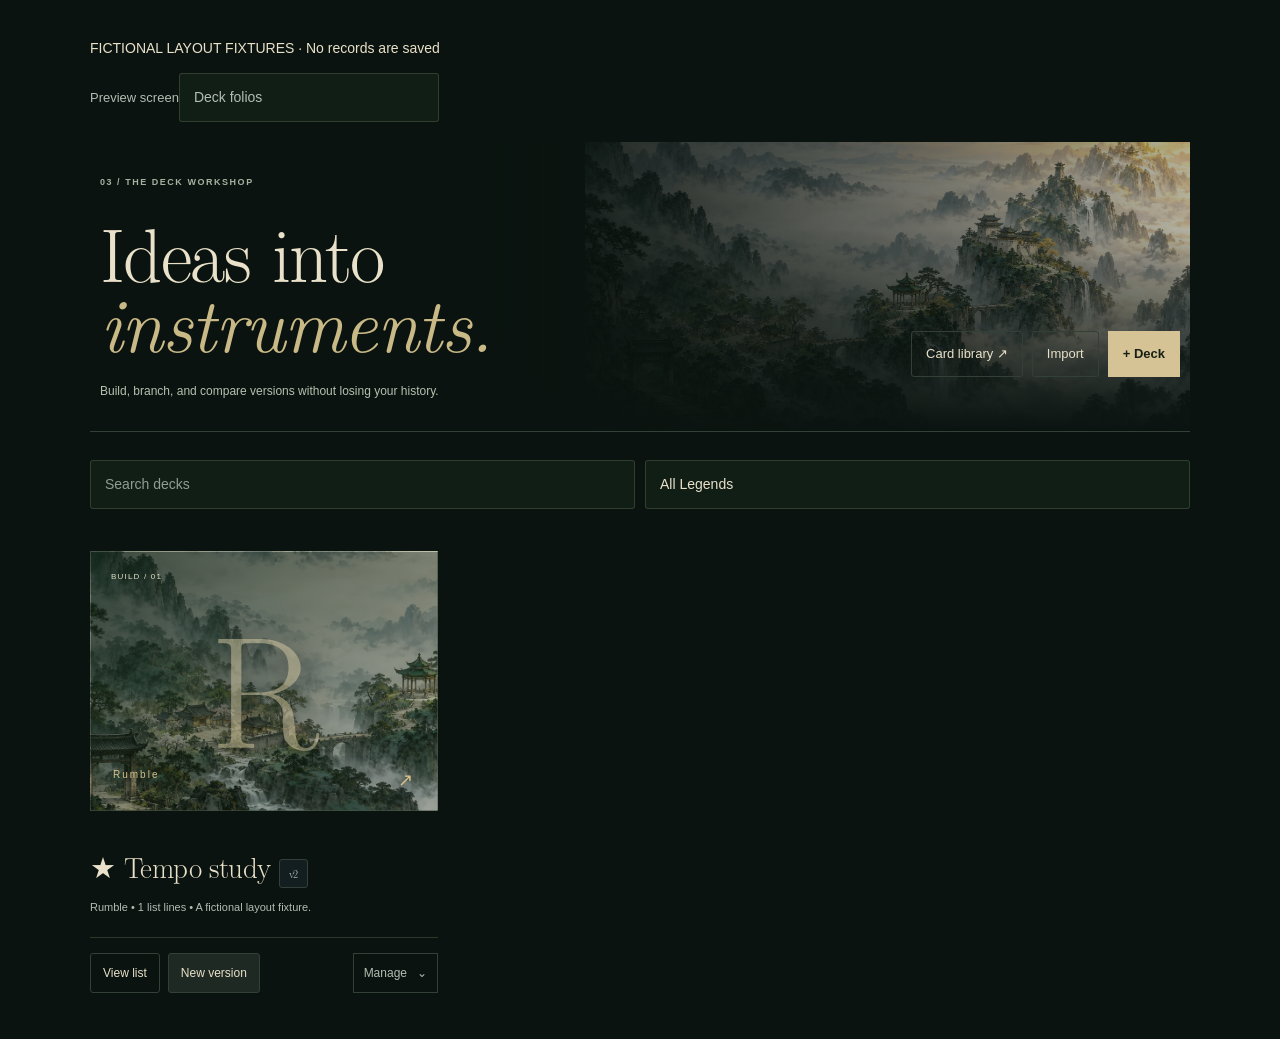
<file: dev/redesign-preview.html>
<!doctype html><html><head><meta name="viewport" content="width=device-width, initial-scale=1"><base href="../"><title>RiftMastery — fictional layout review</title><link rel="stylesheet" href="styles.css?v=0.17.0"><link rel="stylesheet" href="lab.css?v=0.17.0"><link rel="stylesheet" href="ui.css?v=0.17.0"><link rel="stylesheet" href="brand.css?v=0.17.0"><link rel="stylesheet" href="cultivation.css?v=0.17.0"><link rel="stylesheet" href="art-direction.css?v=0.17.0"><link rel="stylesheet" href="redesign.css?v=0.17.0"><link rel="stylesheet" href="experience.css?v=0.17.3"><style>body{padding:24px}.preview-control{position:relative;z-index:4;max-width:1100px;margin:0 auto 20px}.preview-control select{max-width:260px}.preview-stage{max-width:1100px;margin:auto}.preview-stage[hidden]{display:none!important}.preview-stage>.lab-shell{display:block}</style></head><body><div class="preview-control"><p>FICTIONAL LAYOUT FIXTURES · No records are saved</p><label>Preview screen<select id="previewState"><option value="0">Deck folios</option><option value="1">Learning journal</option><option value="2">Progress</option><option value="3">Card archive</option></select></label></div><main class="preview-stage" ><section id="screen-decks" class="screen active">
    <div class="section-head collection-head deck-opening"><div><div class="eyebrow">03 / THE DECK WORKSHOP</div><h2>Ideas into<br><em>instruments.</em></h2><div class="sub">Build, branch, and compare versions without losing your history.</div></div><div class="btn-row" style="flex:0 0 auto"><button class="btn small ghost" id="deckCardLibrary">Card library ↗</button><button class="btn small ghost" id="importDeck">Import</button><button class="btn small primary" id="newDeck">+ Deck</button></div></div>
    <div class="grid-2" style="margin-bottom:10px"><input id="deckSearch" type="search" aria-label="Search decks" placeholder="Search decks" value=""><select id="deckLegendFilter" aria-label="Filter decks by Legend"><option value="">All Legends</option><option value="12fd5919-2318-4492-a0aa-3e62a09a5a0f">Akali</option><option value="1989b467-d3d1-47b3-954a-6ca5001702e3">Ambessa</option><option value="73d9f46d-5fef-4f0b-94a1-e471d3d32c0e">Annie</option><option value="4700efc0-c710-4fde-b139-8a694fbda0eb">Azir</option><option value="e0569455-8e59-4014-8963-2ceb4f5e1ee7">Diana</option><option value="95ec6fbb-ddad-4317-a0bd-aba8fbb1bf05">Draven</option><option value="3f342b92-47eb-4b93-a3b7-a9b8dc255106">Ezreal</option><option value="6b717acf-7240-4cdd-b3bd-3d6fc7e44ef4">Fiora</option><option value="2f92062c-da4f-436b-b253-297309913ed5">Irelia</option><option value="f5247931-b5ac-41b5-9bcb-22a3335e1aa6">Jax</option><option value="cfd026a7-d31f-4cb7-8413-507f81c02bbd">Jayce</option><option value="09919b5f-78e9-4b44-8ab6-7a944d36c3bf">Kennen</option><option value="9eccb83a-7bfa-4a15-85b8-d561ed9c9cb6">Kha'Zix</option><option value="4b9b9bbe-aa49-468c-9911-10b729d47fc5">Master Yi</option><option value="1ae22421-3cea-4488-aeeb-f92a751ddb4b">Mel</option><option value="1876bc2a-bc03-4b77-82f7-4be49f849044">Ornn</option><option value="ccf01bba-bd07-4ca1-9c51-81ddf00473bc">Pyke</option><option value="70d6da33-a5c2-4c1b-b60e-3bb1686748ea">Rek'Sai</option><option value="f9d2f4f3-045b-43e6-bb1a-c7f5b2a84bfa">Rengar</option><option value="065c6ed1-c2b7-4de2-aff6-c74ca33f7851">Rumble</option><option value="e5c663e8-a592-4ef1-bdd5-72f8da835072">Shen</option><option value="d324b822-70d6-4bde-87e7-187e7bb8d4db">Vex</option><option value="14b9b222-13f3-4484-99be-6103b3583c91">Vi</option><option value="60f0a49b-b50a-4755-b55e-c4244d0b8ef3">Zed</option></select></div>
    <div class="list deck-list"><div class="list-item deck-library-item"><button type="button" class="deck-folio-art deckView" data-id="568e608f-5785-44cb-946b-b53c33bf3a53" aria-label="Inspect Tempo study"><span class="folio-number">BUILD / 01</span><span class="folio-initial" aria-hidden="true">R</span><span>Rumble <b aria-hidden="true">↗</b></span></button><div style="min-width:0;flex:1"><div class="title">★ Tempo study <span class="chip">v2</span></div><div class="meta">Rumble • 1 list lines • A fictional layout fixture.</div><div class="deck-action-row"><button class="btn small ghost deckView" data-id="568e608f-5785-44cb-946b-b53c33bf3a53">View list</button><button class="btn small deckVersion" data-id="568e608f-5785-44cb-946b-b53c33bf3a53">New version</button><details class="deck-manage"><summary>Manage <span aria-hidden="true">⌄</span></summary><div><button class="btn small ghost deckPin" data-id="568e608f-5785-44cb-946b-b53c33bf3a53">Unpin</button><button class="btn small ghost deckDuplicate" data-id="568e608f-5785-44cb-946b-b53c33bf3a53">Duplicate</button><button class="btn small ghost deckEdit" data-id="568e608f-5785-44cb-946b-b53c33bf3a53">Edit</button><button class="btn small danger deckDelete" data-id="568e608f-5785-44cb-946b-b53c33bf3a53">Delete</button></div></details></div></div></div></div>
    </section></main><main class="preview-stage" hidden><section id="screen-more" class="screen active">
    <div class="section-head collection-head"><div><div class="eyebrow">06 / THE LEARNING JOURNAL</div><h2>What stays<br><em>with you.</em></h2><div class="sub">Decisions, discoveries, and lessons worth carrying forward.</div></div></div>
    <input id="noteSearch" type="search" aria-label="Search notes" placeholder="Search notes" value="">
    <div class="list" style="margin-top:10px"><article class="note"><span class="journal-entry-label">FIELD NOTE</span><div class="journal-entry-text">Preserving a response changed the next turn. Compare the commitment against a patient line before deciding.</div><div class="context">Sep 28, 8:58 AM</div></article></div>
    </section></main><main class="preview-stage" hidden><section id="screen-stats" class="screen active">
    <header class="ascent-heading"><span class="eyebrow">02 / THE CULTIVATION PATH</span><h2>The long <em>ascent.</em></h2><p>A practice title marks the work. Your evidence tells the story.</p></header>
    <div id="cultProgress" class="cultivation"><section class="realm-world" aria-label="Explore the six cultivation realms"><div class="realm-panorama"><img src="./assets/realm-landscape.webp" width="1672" height="941" alt="A mountain path climbing from a courtyard gate to a temple above the clouds"><div class="realm-world-shade" aria-hidden="true"></div><div class="realm-world-copy"><span class="eyebrow" id="realmCaption">YOUR CURRENT REALM · 01 / 06</span><h3 id="realmName">Outer Disciple</h3><p id="realmStory">Begin with deliberate observation. One position, one question, one lesson.</p><span id="realmThreshold">150 XP to Inner Disciple</span></div><div class="realm-stops" role="group" aria-label="Inspect a realm"><button type="button" class="realm-stop is-current is-earned" data-realm="0" aria-pressed="true" aria-label="Outer Disciple, 0 XP, current realm"><svg viewBox="0 0 64 64" fill="none" aria-hidden="true"><path d="M14 50V25L32 12l18 13v25M23 50V30l9-7 9 7v20M10 50h44" /></svg><span>01</span><strong>Outer Disciple</strong></button><button type="button" class="realm-stop" data-realm="1" aria-pressed="false" aria-label="Inner Disciple, 150 XP"><svg viewBox="0 0 64 64" fill="none" aria-hidden="true"><path d="M10 50V24L32 8l22 16v26M18 50V28l14-11 14 11v22M27 50V32h10v18M8 54h48" /></svg><span>02</span><strong>Inner Disciple</strong></button><button type="button" class="realm-stop" data-realm="2" aria-pressed="false" aria-label="Jade Adept, 400 XP"><svg viewBox="0 0 64 64" fill="none" aria-hidden="true"><path d="m32 7 21 25-21 25L11 32Z M32 17l12 15-12 15-12-15Z M32 3v10M3 32h12M49 32h12M32 51v10" /></svg><span>03</span><strong>Jade Adept</strong></button><button type="button" class="realm-stop" data-realm="3" aria-pressed="false" aria-label="Core Disciple, 850 XP"><svg viewBox="0 0 64 64" fill="none" aria-hidden="true"><path d="M12 46V24l20-12 20 12v22L32 58Z M20 42V28l12-8 12 8v14l-12 8Z M32 26l6 8-6 8-6-8Z" /></svg><span>04</span><strong>Core Disciple</strong></button><button type="button" class="realm-stop" data-realm="4" aria-pressed="false" aria-label="Mountain Keeper, 1500 XP"><svg viewBox="0 0 64 64" fill="none" aria-hidden="true"><path d="M5 52 22 20l10 14L43 9l16 43M8 56h48M32 34v15M22 22v22M43 11v31" /></svg><span>05</span><strong>Mountain Keeper</strong></button><button type="button" class="realm-stop" data-realm="5" aria-pressed="false" aria-label="Dao Seeker, 2500 XP"><svg viewBox="0 0 64 64" fill="none" aria-hidden="true"><path d="M32 4v12M32 48v12M4 32h12M48 32h12M12 12l9 9M43 43l9 9M12 52l9-9M43 21l9-9M32 17l15 15-15 15-15-15Z M32 26l6 6-6 6-6-6Z" /></svg><span>06</span><strong>Dao Seeker</strong></button></div></div><div class="realm-world-footer"><div><span class="eyebrow">LEARNING WORK</span><strong>0 <small>XP</small></strong></div><div class="realm-footer-meter"><span>Outer Disciple → Inner Disciple</span><div class="cult-bar" role="progressbar" aria-label="Cultivation title progress" aria-valuemin="0" aria-valuemax="150" aria-valuenow="0"><span style="width:0%"></span></div><small>Titles track practice. Skill needs evidence.</small></div><div class="realm-weekly"><span class="eyebrow">THIS WEEK</span><strong>+0 <small>XP</small></strong></div><button type="button" class="btn primary" data-cult="home">Open today’s practice ↗</button></div></section><div class="journey-tabs" role="tablist" aria-label="Progress view"><button type="button" role="tab" aria-selected="true" aria-controls="journey-evidence" id="journey-tab-evidence" tabindex="0" data-journey-tab="evidence">Evidence</button><button type="button" role="tab" aria-selected="false" aria-controls="journey-skills" id="journey-tab-skills" tabindex="-1" data-journey-tab="skills">Skill path</button><button type="button" role="tab" aria-selected="false" aria-controls="journey-milestones" id="journey-tab-milestones" tabindex="-1" data-journey-tab="milestones">Milestones</button></div><section role="tabpanel" aria-labelledby="journey-tab-evidence" id="journey-evidence"><section class="journey-focus"><div><span class="eyebrow">YOUR CURRENT DEVELOPMENT TARGET</span><h3>Open-board judgment</h3><p>Read the position, compare two lines, preserve the next turn.</p><div class="journey-focus-meta"><span class="cult-badge">Developing</span><span>0 evidence days</span><span>0 successful retests</span></div></div><div class="journey-next"><span class="eyebrow">NEXT ASSESSMENT · Functional</span><p>0 / 2 evidence days toward a Functional assessment</p><button class="link-btn" data-cult="skill" data-skill="open-board">Review this skill ↗</button></div></section><div class="cult-section-head"><div><span class="eyebrow">LESSON → LATER TEST → WHAT CHANGED</span><h3>Evidence of change</h3></div></div><section class="journey-empty"><span class="journey-empty-mark" aria-hidden="true">↗</span><div><h4>A lesson becomes progress when you test it again.</h4><p>Save one observation after practice. Return on a later day and your courtyard will suggest a new position to test it in. The two records will appear together here.</p><button class="link-btn" data-cult="home">Open today’s practice ↗</button></div></section><div class="cult-section-head"><div><span class="eyebrow">YOUR MOST RECENT WORK</span><h3>Learning journal</h3></div><button class="link-btn small" data-cult="log">Add an existing practice</button></div><p class="muted">Your first observation starts the journal. There is no match quota to unlock it.</p><details class="cult-ledger"><summary>Evidence ledger <span>0 records</span></summary><p class="small muted">Existing completed reviews, research, supported X drafts, and precommitted BO3 sessions count automatically. Don’t log them twice. Each category has a weekly XP cap; additional evidence still counts for skills.</p><p class="muted">Your first trial begins this record.</p><div class="cult-rule-grid"><span>Study<b>30 XP × 2/week</b></span><span>Drill<b>30 XP × 2/week</b></span><span>Review<b>40 XP × 2/week</b></span><span>Research<b>30 XP × 2/week</b></span><span>Transfer<b>50 XP × 2/week</b></span><span>Discipline<b>20 XP × 3/week</b></span><span>Explain<b>25 XP × 2/week</b></span><span>Weekly checklist<b>40 XP / week</b></span><span>Breakthrough review<b>60 XP / week</b></span></div><p class="small muted">XP recalculates from saved records, so editing or correcting a record cannot award it twice. Removing its evidence removes its XP. Wins, losses, time spent, and social metrics award no XP.</p></details></section><section role="tabpanel" aria-labelledby="journey-tab-skills" id="journey-skills" hidden><div class="cult-section-head"><div><span class="eyebrow">EVIDENCE BEFORE PROMOTION</span><h3>Your skill path</h3></div><span class="small muted">Self-assessed · never raised by XP</span></div><div class="cult-skills"><article class="cult-skill is-focus"><div class="skill-folio-number" aria-hidden="true">01</div><div class="cult-skill-title"><h4>Open-board judgment</h4><span class="cult-badge">Developing</span></div><p>Read the position, compare two lines, preserve the next turn.</p><div class="cult-skill-steps" aria-label="Open-board judgment: Developing"><span class="earned" title="Developing"></span><span title="Functional"></span><span title="Reliable"></span><span title="Weapon"></span></div><div class="small muted">0 evidence days · 0 successful retests</div><div class="cult-skill-actions"><button class="link-btn" data-cult="skill" data-skill="open-board">Inspect evidence</button><button class="link-btn" data-cult="focus" data-skill="open-board" aria-pressed="true">Current focus</button></div></article><article class="cult-skill"><div class="skill-folio-number" aria-hidden="true">02</div><div class="cult-skill-title"><h4>Ranges &amp; information</h4><span class="cult-badge">Developing</span></div><p>Update plausible answers from actions and non-actions.</p><div class="cult-skill-steps" aria-label="Ranges & information: Developing"><span class="earned" title="Developing"></span><span title="Functional"></span><span title="Reliable"></span><span title="Weapon"></span></div><div class="small muted">0 evidence days · 0 successful retests</div><div class="cult-skill-actions"><button class="link-btn" data-cult="skill" data-skill="ranges">Inspect evidence</button><button class="link-btn" data-cult="focus" data-skill="ranges" aria-pressed="false">Set focus</button></div></article><article class="cult-skill"><div class="skill-folio-number" aria-hidden="true">03</div><div class="cult-skill-title"><h4>Contingency openings</h4><span class="cult-badge">Developing</span></div><p>Build a functional plan when the ideal pieces are missing.</p><div class="cult-skill-steps" aria-label="Contingency openings: Developing"><span class="earned" title="Developing"></span><span title="Functional"></span><span title="Reliable"></span><span title="Weapon"></span></div><div class="small muted">0 evidence days · 0 successful retests</div><div class="cult-skill-actions"><button class="link-btn" data-cult="skill" data-skill="openings">Inspect evidence</button><button class="link-btn" data-cult="focus" data-skill="openings" aria-pressed="false">Set focus</button></div></article><article class="cult-skill"><div class="skill-folio-number" aria-hidden="true">04</div><div class="cult-skill-title"><h4>Sequencing &amp; resources</h4><span class="cult-badge">Developing</span></div><p>Work backward from the end state you want.</p><div class="cult-skill-steps" aria-label="Sequencing & resources: Developing"><span class="earned" title="Developing"></span><span title="Functional"></span><span title="Reliable"></span><span title="Weapon"></span></div><div class="small muted">0 evidence days · 0 successful retests</div><div class="cult-skill-actions"><button class="link-btn" data-cult="skill" data-skill="sequencing">Inspect evidence</button><button class="link-btn" data-cult="focus" data-skill="sequencing" aria-pressed="false">Set focus</button></div></article><article class="cult-skill"><div class="skill-folio-number" aria-hidden="true">05</div><div class="cult-skill-title"><h4>Battlefields &amp; scoring</h4><span class="cult-badge">Developing</span></div><p>Decide when to take, hold, trade, or wait.</p><div class="cult-skill-steps" aria-label="Battlefields & scoring: Developing"><span class="earned" title="Developing"></span><span title="Functional"></span><span title="Reliable"></span><span title="Weapon"></span></div><div class="small muted">0 evidence days · 0 successful retests</div><div class="cult-skill-actions"><button class="link-btn" data-cult="skill" data-skill="geometry">Inspect evidence</button><button class="link-btn" data-cult="focus" data-skill="geometry" aria-pressed="false">Set focus</button></div></article><article class="cult-skill"><div class="skill-folio-number" aria-hidden="true">06</div><div class="cult-skill-title"><h4>Matchup construction</h4><span class="cult-badge">Developing</span></div><p>Know your role, sideboard plan, and alternate win condition.</p><div class="cult-skill-steps" aria-label="Matchup construction: Developing"><span class="earned" title="Developing"></span><span title="Functional"></span><span title="Reliable"></span><span title="Weapon"></span></div><div class="small muted">0 evidence days · 0 successful retests</div><div class="cult-skill-actions"><button class="link-btn" data-cult="skill" data-skill="matchups">Inspect evidence</button><button class="link-btn" data-cult="focus" data-skill="matchups" aria-pressed="false">Set focus</button></div></article><article class="cult-skill"><div class="skill-folio-number" aria-hidden="true">07</div><div class="cult-skill-title"><h4>Session discipline</h4><span class="cult-badge">Developing</span></div><p>Precommit your block and review without chasing losses.</p><div class="cult-skill-steps" aria-label="Session discipline: Developing"><span class="earned" title="Developing"></span><span title="Functional"></span><span title="Reliable"></span><span title="Weapon"></span></div><div class="small muted">0 evidence days · 0 successful retests</div><div class="cult-skill-actions"><button class="link-btn" data-cult="skill" data-skill="discipline">Inspect evidence</button><button class="link-btn" data-cult="focus" data-skill="discipline" aria-pressed="false">Set focus</button></div></article><article class="cult-skill"><div class="skill-folio-number" aria-hidden="true">08</div><div class="cult-skill-title"><h4>Research &amp; explanation</h4><span class="cult-badge">Developing</span></div><p>Test a claim and explain only what the evidence supports.</p><div class="cult-skill-steps" aria-label="Research & explanation: Developing"><span class="earned" title="Developing"></span><span title="Functional"></span><span title="Reliable"></span><span title="Weapon"></span></div><div class="small muted">0 evidence days · 0 successful retests</div><div class="cult-skill-actions"><button class="link-btn" data-cult="skill" data-skill="theory">Inspect evidence</button><button class="link-btn" data-cult="focus" data-skill="theory" aria-pressed="false">Set focus</button></div></article></div></section><section role="tabpanel" aria-labelledby="journey-tab-milestones" id="journey-milestones" hidden><div class="cult-section-head"><div><span class="eyebrow">MILESTONES ALONG THE WAY</span><h3>Your seals</h3></div></div><div class="cult-seals"><div class="cult-seal"><span aria-hidden="true">◇</span><strong>First insight</strong><small>Save your first learning record.</small><b>Not yet earned</b></div><div class="cult-seal"><span aria-hidden="true">◇</span><strong>Return to the lesson</strong><small>Retest a lesson on a later day.</small><b>Not yet earned</b></div><div class="cult-seal"><span aria-hidden="true">◇</span><strong>Full circle</strong><small>Complete a weekly breakthrough review.</small><b>Not yet earned</b></div><div class="cult-seal"><span aria-hidden="true">◇</span><strong>Steady practice</strong><small>Record learning in four different weeks.</small><b>Not yet earned</b></div></div><section class="cult-breakthrough"><div><span class="eyebrow">OPTIONAL WEEKLY REFLECTION · 60 XP</span><h3>Close the loop on your week.</h3><p>After three kinds of practice and a later-day retest, name what changed and choose one next drill.</p><span class="small muted">Keep practicing. This reflection unlocks as evidence accumulates.</span></div><button class="btn" data-cult="checkpoint" disabled>Reflect on the week</button></section><details class="cult-ledger"><summary>The cultivation path</summary><div class="cult-realm-list"><div class="earned"><span>01</span><strong>Outer Disciple</strong><small>0 XP</small></div><div><span>02</span><strong>Inner Disciple</strong><small>150 XP</small></div><div><span>03</span><strong>Jade Adept</strong><small>400 XP</small></div><div><span>04</span><strong>Core Disciple</strong><small>850 XP</small></div><div><span>05</span><strong>Mountain Keeper</strong><small>1,500 XP</small></div><div><span>06</span><strong>Dao Seeker</strong><small>2,500 XP</small></div></div><p class="small muted">Personal practice titles, not competitive ratings. Rest days and losses do not reset progress.</p></details></section><button class="link-btn small journey-archive" data-cult="archive">Removed trial records</button></div>
    
    
    <details class="cult-ledger" id="matchAnalytics"><summary>Match analytics &amp; session history</summary><div class="section-head"><h3>Match analytics</h3><span class="sub">Results alongside your learning evidence</span></div><label><span class="label-title">Stats scope</span><select id="statsScope"><option value="overall" selected>Overall</option><option value="legend:065c6ed1-c2b7-4de2-aff6-c74ca33f7851">Legend — Rumble</option><option value="legend:09919b5f-78e9-4b44-8ab6-7a944d36c3bf">Legend — Kennen</option><option value="legend:12fd5919-2318-4492-a0aa-3e62a09a5a0f">Legend — Akali</option><option value="legend:14b9b222-13f3-4484-99be-6103b3583c91">Legend — Vi</option><option value="legend:1876bc2a-bc03-4b77-82f7-4be49f849044">Legend — Ornn</option><option value="legend:1989b467-d3d1-47b3-954a-6ca5001702e3">Legend — Ambessa</option><option value="legend:1ae22421-3cea-4488-aeeb-f92a751ddb4b">Legend — Mel</option><option value="legend:2f92062c-da4f-436b-b253-297309913ed5">Legend — Irelia</option><option value="legend:3f342b92-47eb-4b93-a3b7-a9b8dc255106">Legend — Ezreal</option><option value="legend:4700efc0-c710-4fde-b139-8a694fbda0eb">Legend — Azir</option><option value="legend:4b9b9bbe-aa49-468c-9911-10b729d47fc5">Legend — Master Yi</option><option value="legend:60f0a49b-b50a-4755-b55e-c4244d0b8ef3">Legend — Zed</option><option value="legend:6b717acf-7240-4cdd-b3bd-3d6fc7e44ef4">Legend — Fiora</option><option value="legend:70d6da33-a5c2-4c1b-b60e-3bb1686748ea">Legend — Rek'Sai</option><option value="legend:73d9f46d-5fef-4f0b-94a1-e471d3d32c0e">Legend — Annie</option><option value="legend:95ec6fbb-ddad-4317-a0bd-aba8fbb1bf05">Legend — Draven</option><option value="legend:9eccb83a-7bfa-4a15-85b8-d561ed9c9cb6">Legend — Kha'Zix</option><option value="legend:ccf01bba-bd07-4ca1-9c51-81ddf00473bc">Legend — Pyke</option><option value="legend:cfd026a7-d31f-4cb7-8413-507f81c02bbd">Legend — Jayce</option><option value="legend:d324b822-70d6-4bde-87e7-187e7bb8d4db">Legend — Vex</option><option value="legend:e0569455-8e59-4014-8963-2ceb4f5e1ee7">Legend — Diana</option><option value="legend:e5c663e8-a592-4ef1-bdd5-72f8da835072">Legend — Shen</option><option value="legend:f5247931-b5ac-41b5-9bcb-22a3335e1aa6">Legend — Jax</option><option value="legend:f9d2f4f3-045b-43e6-bb1a-c7f5b2a84bfa">Legend — Rengar</option><option value="deck:568e608f-5785-44cb-946b-b53c33bf3a53">Deck — Tempo study v2</option></select></label><section class="empty-state analytics-empty"><div class="empty-emblem" aria-hidden="true"><svg viewBox="0 0 120 120"><path d="M24 91V57h17v34M52 91V39h17v52M80 91V27h17v64" /><path d="m22 45 26-17 20 8 28-22" /><circle cx="96" cy="14" r="3" /></svg></div><span class="eyebrow">YOUR DATA, YOUR EDGE</span><h3>Your first match starts the story.</h3><p>Record a game and this space will turn it into trends, matchup reads, and progress you can trust.</p><button class="btn primary" id="statsStartMatch">Log a match</button></section><div data-lab-key="overall|0||2|2026-09-28T14:58:18.163Z|0||0|" class="lab-shell" id="labStatsExtra">
    <div class="section-head"><h3>Rolling Form</h3><div class="sub">Recent formal matches</div></div>
    <div class="lab-trend"><div class="lab-mini"><div class="tiny muted">LAST 10</div><div class="big">0–0</div><div class="tiny muted">— • n=0</div></div><div class="lab-mini"><div class="tiny muted">LAST 25</div><div class="big">0–0</div><div class="tiny muted">— • n=0</div></div><div class="lab-mini"><div class="tiny muted">LAST 50</div><div class="big">0–0</div><div class="tiny muted">— • n=0</div></div></div>
    <div class="section-head"><h3>First / Second</h3><div class="sub">Game results</div></div>
    <div class="grid-2"><div class="lab-card"><div class="tiny muted">GOING FIRST</div><div class="lab-title">0–0</div><div class="lab-meta">n=0</div></div><div class="lab-card"><div class="tiny muted">GOING SECOND</div><div class="lab-title">0–0</div><div class="lab-meta">n=0</div></div></div>
    <div class="section-head"><h3>Development Rhythm</h3></div>
    <div class="lab-card"><div class="tiny muted">PRACTICE DAYS RECORDED</div><div class="lab-title">0</div><p class="small muted">Return when you can train with intent. Rest days do not erase your work.</p></div>
    <div class="section-head"><h3>Calendar</h3></div><div class="small muted" style="margin-bottom:6px">September 2026</div><div class="lab-calendar"><div class="lab-day" style="opacity:.25"></div><div class="lab-day" style="opacity:.25"></div><div class="lab-day"><strong>1</strong></div><div class="lab-day"><strong>2</strong></div><div class="lab-day"><strong>3</strong></div><div class="lab-day"><strong>4</strong></div><div class="lab-day"><strong>5</strong></div><div class="lab-day"><strong>6</strong></div><div class="lab-day"><strong>7</strong></div><div class="lab-day"><strong>8</strong></div><div class="lab-day"><strong>9</strong></div><div class="lab-day"><strong>10</strong></div><div class="lab-day"><strong>11</strong></div><div class="lab-day"><strong>12</strong></div><div class="lab-day"><strong>13</strong></div><div class="lab-day"><strong>14</strong></div><div class="lab-day"><strong>15</strong></div><div class="lab-day"><strong>16</strong></div><div class="lab-day"><strong>17</strong></div><div class="lab-day"><strong>18</strong></div><div class="lab-day"><strong>19</strong></div><div class="lab-day"><strong>20</strong></div><div class="lab-day"><strong>21</strong></div><div class="lab-day"><strong>22</strong></div><div class="lab-day"><strong>23</strong></div><div class="lab-day"><strong>24</strong></div><div class="lab-day"><strong>25</strong></div><div class="lab-day"><strong>26</strong></div><div class="lab-day"><strong>27</strong></div><div class="lab-day"><strong>28</strong></div><div class="lab-day"><strong>29</strong></div><div class="lab-day"><strong>30</strong></div></div>
    
    <div class="section-head"><h3>Repeated Review Tags</h3></div><div class="empty">No tagged review patterns in this scope yet.</div>
  </div></details></section></main><main class="preview-stage" hidden><section id="screen-lab" class="screen active"><div class="lab-shell" id="riftLab"><div class="lab-navigation" aria-label="Lab tools"><div class="lab-nav-group"><span>PRACTICE</span><button data-lab-tab="blocks" aria-current="false">Testing blocks</button><button data-lab-tab="matchups" aria-current="false">Matchups</button><button data-lab-tab="positions" aria-current="false">Position reviews</button><button data-lab-tab="queue" aria-current="false">Training queue</button><button data-lab-tab="events" aria-current="false">Events</button><button data-lab-tab="experiments" aria-current="false">Deck experiments</button></div><div class="lab-nav-group"><span>RESEARCH</span><button data-lab-tab="cards" class="active" aria-current="page">Card library</button><button data-lab-tab="research" aria-current="false">Research board</button><button data-lab-tab="pulse" aria-current="false">Format pulse</button></div><div class="lab-nav-group"><span>DEVELOPMENT</span><button data-lab-tab="goals" aria-current="false">Goals</button><button data-lab-tab="skills" aria-current="false">Skills</button><button data-lab-tab="explorer" aria-current="false">Explorer</button><button data-lab-tab="chronicle" aria-current="false">Chronicle</button><button data-lab-tab="tools" aria-current="false">Tools</button></div></div><label class="lab-mobile-picker"><span class="label-title">Lab workspace</span><select id="labToolSelect"><optgroup label="PRACTICE"><option value="blocks">Testing blocks</option><option value="matchups">Matchups</option><option value="positions">Position reviews</option><option value="queue">Training queue</option><option value="events">Events</option><option value="experiments">Deck experiments</option></optgroup><optgroup label="RESEARCH"><option value="cards" selected>Card library</option><option value="research">Research board</option><option value="pulse">Format pulse</option></optgroup><optgroup label="DEVELOPMENT"><option value="goals">Goals</option><option value="skills">Skills</option><option value="explorer">Explorer</option><option value="chronicle">Chronicle</option><option value="tools">Tools</option></optgroup></select></label><div id="labPanel" class="lab-panel"><header class="collection-head library-heading"><div><span class="eyebrow">THE CARD ARCHIVE · PERSONAL COLLECTION</span><h2>Study the details.</h2><p>Keep the cards you’re testing close. Images, interactions, and questions in one place.</p></div><button type="button" class="btn primary" id="cardAdd">+ Add card</button></header><div class="archive-controls"><label><span class="label-title">Search your collection</span><input type="search" id="cardSearch" placeholder="Card name, set, or notes" value=""></label><label><span class="label-title">Domain / category</span><select id="cardDomain"><option value="">All categories</option></select></label><span id="cardCount" class="archive-count">1 / 1 cards</span></div><div id="cardGallery" class="card-gallery"><button type="button" class="archive-card" data-card="0adce2f1-bc36-4fda-a1df-6b2a7241698c"><span class="archive-card-art"><span class="card-art-fallback" aria-hidden="true">◇</span></span><span class="archive-card-caption"><small>UNFILED </small><strong>QA Archive Card</strong><span>Inspect card ↗</span></span></button></div><p class="archive-footnote">Your own research collection. Add cards and HTTPS image links; this is not an automatically updated full-set database.</p></div></div></section></main><script>document.querySelector('#previewState').onchange=e=>document.querySelectorAll('.preview-stage').forEach((x,i)=>x.hidden=i!==Number(e.target.value));</script></body></html>
</file>
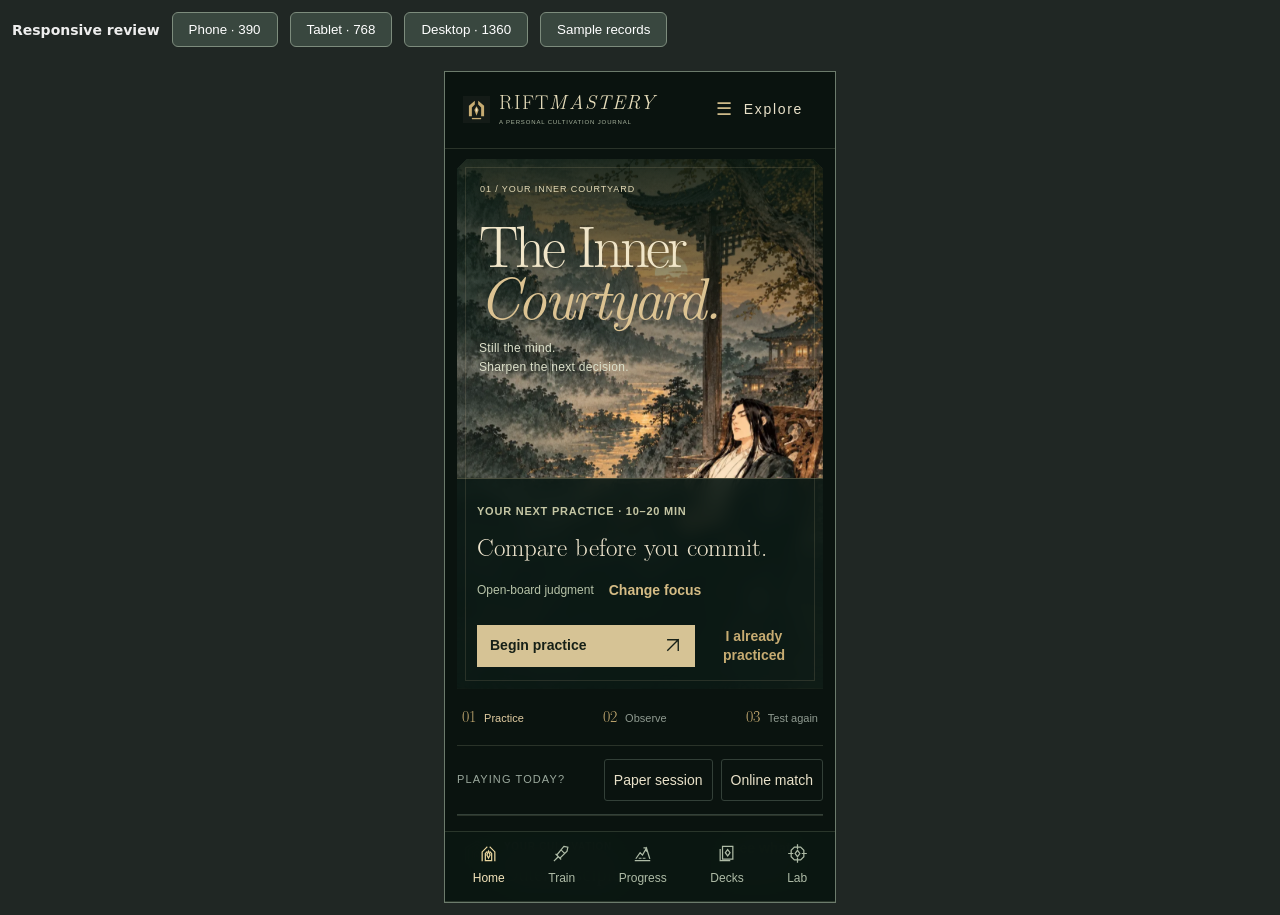
<file: dev/responsive.html>
<!doctype html><html lang="en"><head><meta charset="utf-8"><meta name="viewport" content="width=device-width,initial-scale=1"><title>RiftMastery responsive review</title><style>body{margin:0;background:#202724;color:#eee;font:14px system-ui}header{padding:12px;display:flex;gap:12px;align-items:center}button{padding:9px 16px;background:#39473f;border:1px solid #7d8c7d;color:white;border-radius:6px}main{overflow:auto;padding:12px}iframe{display:block;width:390px;height:830px;border:1px solid #6c7b6c;margin:auto;background:#0b1114}</style></head><body><header><strong>Responsive review</strong><button data-width="390">Phone · 390</button><button data-width="768">Tablet · 768</button><button data-width="1360">Desktop · 1360</button><button id="sampleToggle">Sample records</button></header><main><iframe title="RiftMastery preview" src="../index.html?v=0.19.2"></iframe></main><script>document.querySelectorAll('button[data-width]').forEach(b=>b.onclick=()=>document.querySelector('iframe').style.width=b.dataset.width+'px');document.querySelector('#sampleToggle').onclick=e=>{const frame=document.querySelector('iframe');const sample=!frame.src.includes('populated.html');frame.src=sample?'./populated.html?v=0.13.0':'../index.html?v=0.19.2';e.target.textContent=sample?'Live app':'Sample records'};</script></body></html>
</file>
<file: styles.css>
:root{
  color-scheme:dark;
  --bg:#0b1114;
  --panel:#111b1e;
  --panel-2:#172427;
  --text:#f2f0e9;
  --muted:#9aa7a4;
  --line:#273638;
  --accent:#c8a86b;
  --accent-2:#587e78;
  --danger:#f17d79;
  --good:#8bd0aa;
  --warn:#e8bd6a;
  --radius:20px;
  --safe-bottom:max(14px, env(safe-area-inset-bottom));
}
*{box-sizing:border-box}
html,body{margin:0;background:radial-gradient(ellipse at 50% -18%,rgba(56,103,96,.22),transparent 48%),var(--bg);color:var(--text);font-family:Inter,ui-sans-serif,-apple-system,BlinkMacSystemFont,"SF Pro Text","Segoe UI",sans-serif;min-height:100%}
body{min-height:100vh}
button,input,select,textarea{font:inherit;color:inherit}
button{cursor:pointer}
button:disabled{opacity:.45;cursor:not-allowed}
input,select,textarea{width:100%;background:#0f1318;border:1px solid var(--line);border-radius:12px;padding:13px 14px;min-height:46px;outline:none}
textarea{resize:vertical;min-height:92px}
input:focus,select:focus,textarea:focus,button:focus-visible{outline:2px solid var(--accent);outline-offset:2px}
select{appearance:none;background-image:linear-gradient(45deg,transparent 50%,var(--muted) 50%),linear-gradient(135deg,var(--muted) 50%,transparent 50%);background-position:calc(100% - 18px) 19px,calc(100% - 13px) 19px;background-size:5px 5px,5px 5px;background-repeat:no-repeat;padding-right:34px}
label{display:block;font-size:13px;color:var(--muted);margin-bottom:12px}
label>span.label-title{display:block;margin-bottom:7px;color:#c8d0d8;font-weight:600}
.app-shell{min-height:100vh;max-width:760px;margin:0 auto;padding-bottom:100px}
.topbar{position:sticky;top:0;z-index:20;display:flex;align-items:center;justify-content:space-between;gap:12px;padding:calc(14px + env(safe-area-inset-top)) 16px 12px;background:rgba(11,13,16,.94);backdrop-filter:blur(18px);border-bottom:1px solid rgba(37,44,53,.75)}
.eyebrow{font-size:10px;letter-spacing:.22em;color:#b8a477;font-weight:800}
h1{font-size:22px;line-height:1.2;margin:3px 0 0}
.save-status{font-size:11px;color:var(--good);padding:7px 9px;border:1px solid var(--line);border-radius:999px;white-space:nowrap}
.main-content{padding:14px 14px 22px}
.screen{display:none}.screen.active{display:block}
.bottom-nav{position:fixed;bottom:0;left:50%;transform:translateX(-50%);z-index:30;width:min(760px,100%);display:grid;grid-template-columns:repeat(6,1fr);gap:4px;padding:10px 12px var(--safe-bottom);background:rgba(11,17,20,.92);backdrop-filter:blur(22px);border-top:1px solid rgba(72,99,93,.36)}
.nav-item{border:0;background:transparent;color:var(--muted);border-radius:12px;min-height:54px;display:flex;flex-direction:column;align-items:center;justify-content:center;gap:2px;padding:4px 2px}
.nav-item span{font-size:18px;line-height:1}.nav-item small{font-size:10px;letter-spacing:.01em}.nav-item.active{color:#ead8ad;background:linear-gradient(145deg,rgba(75,104,96,.36),rgba(30,48,47,.38));box-shadow:inset 0 0 0 1px rgba(200,168,107,.16)}
.hero{position:relative;overflow:hidden;padding:25px 22px 23px;margin:2px 0 15px;border:1px solid rgba(200,168,107,.24);border-radius:24px;background:radial-gradient(circle at 92% 4%,rgba(201,173,112,.2),transparent 31%),linear-gradient(135deg,#1b302e 0%,#142323 52%,#171c1d 100%);box-shadow:0 18px 44px rgba(0,0,0,.18)}
.hero:after{content:"";position:absolute;width:190px;height:190px;border:1px solid rgba(200,168,107,.12);border-radius:50%;right:-88px;bottom:-112px;box-shadow:0 0 0 18px rgba(200,168,107,.035),0 0 0 38px rgba(200,168,107,.025);pointer-events:none}
.hero h2{position:relative;z-index:1;font-size:clamp(27px,6vw,36px);line-height:1.06;letter-spacing:-.045em;margin:0 0 9px;max-width:440px}.hero p{position:relative;z-index:1;margin:0;color:#b7c2bb;font-size:14px;line-height:1.55;max-width:470px}
.hero .hero-kicker{position:relative;z-index:1;display:flex;align-items:center;gap:8px;margin-bottom:13px;color:#d2b87f;font-size:10px;font-weight:800;letter-spacing:.16em;text-transform:uppercase}.hero .hero-kicker:before{content:"";width:18px;height:1px;background:var(--accent)}
.grid-2{display:grid;grid-template-columns:1fr 1fr;gap:10px}.grid-3{display:grid;grid-template-columns:repeat(3,1fr);gap:8px}
.card{background:var(--panel);border:1px solid var(--line);border-radius:var(--radius);padding:15px}
.card.flat{background:transparent}
.stat-card .k{font-size:11px;text-transform:uppercase;letter-spacing:.08em;color:var(--muted)}
.stat-card .v{font-size:24px;font-weight:750;margin-top:7px;font-variant-numeric:tabular-nums}
.section-head{display:flex;align-items:center;justify-content:space-between;gap:10px;margin:22px 2px 10px}.section-head h2,.section-head h3{margin:0;font-size:15px}.section-head .sub{font-size:12px;color:var(--muted)}
.btn{border:1px solid var(--line);background:var(--panel-2);border-radius:13px;min-height:46px;padding:12px 14px;font-weight:700}.btn.primary{background:var(--accent);color:#071015;border-color:var(--accent)}.btn.ghost{background:transparent}.btn.danger{color:#ffd0d0;border-color:#5e2f35;background:#2a1418}.btn.good{color:#d8ffea;border-color:#225a43;background:#10281d}.btn.small{min-height:38px;padding:8px 11px;font-size:12px}.btn.full{width:100%}.btn-row{display:flex;gap:9px;flex-wrap:wrap}.btn-row .btn{flex:1}
.primary-actions{display:grid;gap:10px;margin-top:14px}.primary-actions .btn{min-height:58px;font-size:15px}
.list{display:grid;gap:9px}.deck-library-item{display:block}.deck-action-row{display:flex;gap:7px;flex-wrap:wrap;margin-top:10px}.deck-action-row .btn{flex:0 0 auto}.list-item{display:flex;align-items:flex-start;justify-content:space-between;gap:12px;padding:13px 14px;border:1px solid var(--line);border-radius:14px;background:var(--panel)}.list-item .title{font-weight:750}.list-item .meta{font-size:12px;color:var(--muted);margin-top:4px}.list-item .right{text-align:right;font-size:12px;color:var(--muted)}
.empty{border:1px dashed var(--line);border-radius:16px;padding:22px;text-align:center;color:var(--muted);font-size:13px}
.chip{display:inline-flex;align-items:center;gap:5px;padding:6px 9px;border-radius:999px;border:1px solid var(--line);font-size:11px;color:#c3cbd4;background:#0f1318}.chip.good{color:#c9ffe0;border-color:#275d45}.chip.warn{color:#ffe9b7;border-color:#645126}.chip.accent{color:#d9f5ff;border-color:#2d6b87}
.form-card{display:grid;gap:2px}.divider{height:1px;background:var(--line);margin:14px 0}.muted{color:var(--muted)}.small{font-size:12px}.tiny{font-size:10px}.strong{font-weight:750}
.score-header{display:flex;align-items:center;justify-content:space-between;gap:10px}.score-header .timer{font-size:20px;font-weight:800;font-variant-numeric:tabular-nums}.score-header .match-meta{font-size:12px;color:var(--muted)}
.score-board{display:grid;grid-template-columns:1fr 1fr;gap:10px;margin-top:12px}.score-side{border:1px solid var(--line);border-radius:18px;padding:14px 10px;background:var(--panel)}.score-side h3{margin:0;text-align:center;font-size:12px;color:var(--muted);letter-spacing:.08em}.score{font-size:58px;text-align:center;font-weight:850;line-height:1.1;margin:9px 0 12px;font-variant-numeric:tabular-nums}.score-actions{display:grid;grid-template-columns:repeat(3,1fr);gap:7px}.score-actions button{min-height:48px;border-radius:12px;border:1px solid var(--line);background:var(--panel-2);font-size:11px;font-weight:800}.score-actions .effect{color:#dff7ff;border-color:#2c6078}.score-actions .conq{color:#d7f5ff}.score-actions .hold{color:#e9e0ff}
.undo-bar{margin-top:10px;display:flex;justify-content:space-between;align-items:center;gap:8px;padding:10px 12px;border:1px solid var(--line);border-radius:12px;background:#0f1318}.undo-bar button{border:0;background:transparent;color:var(--accent);font-weight:800}
.segmented{display:grid;grid-template-columns:repeat(3,1fr);gap:6px}.segmented button{border:1px solid var(--line);background:#0f1318;border-radius:10px;padding:10px 6px;font-size:12px}.segmented button.active{border-color:var(--accent);background:#10212a;color:#dff8ff}
.session-strip{display:flex;align-items:center;justify-content:space-between;gap:8px;margin-bottom:10px;padding:10px 12px;border:1px solid #2b4550;border-radius:14px;background:#0c171d}.session-strip .time{font-variant-numeric:tabular-nums;font-weight:800}
.table-wrap{overflow:auto;border:1px solid var(--line);border-radius:14px}.matrix{width:100%;border-collapse:collapse;min-width:650px}.matrix th,.matrix td{padding:10px 11px;border-bottom:1px solid var(--line);text-align:left;font-size:12px}.matrix th{position:sticky;top:0;background:#12171d;color:var(--muted);font-weight:700}.matrix tr:last-child td{border-bottom:0}
.filters{display:grid;gap:8px}.filters .row{display:grid;grid-template-columns:1fr 1fr;gap:8px}
.kpi-line{display:flex;align-items:flex-end;justify-content:space-between;gap:10px}.kpi-line .big{font-size:32px;font-weight:850}.kpi-line .caption{font-size:12px;color:var(--muted)}
.progress{height:9px;border-radius:999px;background:#0c1014;overflow:hidden;border:1px solid var(--line)}.progress>span{display:block;height:100%;background:var(--accent)}
.source-bars{display:grid;gap:10px}.source-row{display:grid;grid-template-columns:70px 1fr 44px;gap:9px;align-items:center;font-size:12px}
.note{padding:13px;border:1px solid var(--line);border-radius:14px;background:var(--panel)}.note .context{font-size:11px;color:var(--muted);margin-top:6px}
.modal{border:0;background:transparent;padding:14px;width:min(560px,100%);max-width:none}.modal::backdrop{background:rgba(0,0,0,.68);backdrop-filter:blur(4px)}.modal-card{background:#101419;border:1px solid var(--line);border-radius:20px;padding:16px;box-shadow:0 20px 80px rgba(0,0,0,.45);max-height:85vh;overflow:auto}.modal-head{display:flex;align-items:center;justify-content:space-between;margin-bottom:12px}.modal-head h2{margin:0;font-size:18px}.icon-btn{border:1px solid var(--line);background:var(--panel-2);border-radius:50%;width:38px;height:38px;font-size:22px}.toast{position:fixed;left:50%;transform:translateX(-50%);bottom:98px;z-index:99;background:#182029;border:1px solid #33404d;color:white;padding:10px 13px;border-radius:12px;font-size:12px;opacity:0;pointer-events:none;transition:opacity .2s}.toast.show{opacity:1}
.danger-zone{border-color:#522b31;background:#1b1012}.link-btn{background:none;border:0;padding:0;color:var(--accent);font-weight:700}
.pill-tabs{display:flex;gap:7px;overflow:auto;padding-bottom:3px}.pill-tabs button{white-space:nowrap;border:1px solid var(--line);background:#0f1318;color:var(--muted);border-radius:999px;padding:9px 12px;font-size:12px}.pill-tabs button.active{background:#152a34;border-color:#2b728f;color:#e7f9ff}
.match-detail-game{border:1px solid var(--line);border-radius:13px;padding:12px;margin-top:8px}.match-detail-game .head{display:flex;justify-content:space-between;gap:8px;font-weight:750}.event-list{display:grid;gap:5px;margin-top:8px}.event-row{display:flex;justify-content:space-between;gap:10px;font-size:11px;color:var(--muted)}
@media(max-width:480px){.deck-action-row .btn{flex:1 1 calc(50% - 7px)}.grid-3{grid-template-columns:1fr}.score{font-size:48px}.score-actions{grid-template-columns:1fr}.score-actions button{min-height:42px}.topbar{padding-left:13px;padding-right:13px}.main-content{padding-left:11px;padding-right:11px}.save-status{max-width:145px;overflow:hidden;text-overflow:ellipsis}.bottom-nav{padding-left:4px;padding-right:4px}.nav-item small{font-size:9px}}
@media(max-width:360px){.score-board{gap:6px}.score-side{padding:10px 6px}.score{font-size:43px}.nav-item span{font-size:16px}.topbar h1{font-size:19px}.save-status{font-size:9px;padding:6px 7px}}

/* RiftMastery visual refresh: a calm, field-notes inspired competitive workspace. */
.topbar{padding:calc(16px + env(safe-area-inset-top)) 20px 14px;background:rgba(11,17,20,.88);border-bottom-color:rgba(72,99,93,.3)}
h1{font-size:23px;letter-spacing:-.025em}
.save-status{padding:8px 11px;background:rgba(24,52,43,.32);border-color:rgba(139,208,170,.24)}
.main-content{padding:20px 20px 26px}
.card{background:linear-gradient(145deg,rgba(20,32,34,.96),rgba(16,25,28,.96));box-shadow:0 8px 22px rgba(0,0,0,.12)}
.stat-card{position:relative;overflow:hidden;min-height:84px}
.stat-card:after{content:"";position:absolute;right:-20px;top:-30px;width:82px;height:82px;border-radius:50%;background:rgba(104,151,134,.07)}
.stat-card .k{font-size:10px;letter-spacing:.115em;color:#9aa8a3;font-weight:750}
.stat-card .v{font-size:25px;letter-spacing:-.025em}
.section-head{margin:26px 2px 12px}
.section-head h2,.section-head h3{font-size:16px;letter-spacing:-.015em}
.btn{background:linear-gradient(145deg,#1b2a2d,#162225);border-radius:14px;transition:transform .16s,border-color .16s,filter .16s}
.btn:active{transform:translateY(1px)}
.btn.primary{background:linear-gradient(135deg,#e0c58e,#c4a267);border-color:#e1c991;box-shadow:0 8px 20px rgba(191,157,96,.16)}
.primary-actions{grid-template-columns:1fr 1fr}
.primary-actions .btn{min-height:58px;font-size:14px}
.list-item{padding:14px 15px;border-radius:16px;background:linear-gradient(140deg,rgba(19,31,33,.96),rgba(15,23,26,.96))}
.list-item .meta{margin-top:5px}
.empty{border-color:#354747;background:rgba(20,31,32,.35);line-height:1.5}
.chip{background:#121e20}
.chip.accent{color:#f2dbac;border-color:#76613c}
.session-strip{margin-bottom:14px;padding:13px 15px;border-color:rgba(200,168,107,.28);background:linear-gradient(135deg,#1c302d,#142122)}
.session-strip .time{color:#e7cf9c}
.toast{background:#1b2b2d;border-color:#3c5552}
.nav-item{min-height:58px;gap:4px;border-radius:14px;transition:background .18s,color .18s,transform .18s}
.nav-item span{display:grid;place-items:center;width:22px;height:22px}
.nav-item svg{width:19px;height:19px;stroke:currentColor;fill:none;stroke-width:1.7;stroke-linecap:round;stroke-linejoin:round}
.nav-item.active{color:#ead8ad;background:linear-gradient(145deg,rgba(75,104,96,.36),rgba(30,48,47,.38));box-shadow:inset 0 0 0 1px rgba(200,168,107,.16)}
@media(max-width:480px){
  .topbar{padding-left:15px;padding-right:15px}
  .main-content{padding:16px 14px 22px}
  .hero{padding:22px 19px;margin-bottom:13px}
  .grid-2{gap:8px}
  .stat-card{padding:14px;min-height:78px}
  .stat-card .v{font-size:22px}
  .primary-actions{grid-template-columns:1fr}
  .primary-actions .btn{min-height:54px}
}

/* Immersive training-hall layout, tuned for RiftMastery's actual practice loop. */
.hero{isolation:isolate;display:flex;flex-direction:column;align-items:stretch;justify-content:flex-end;gap:21px;min-height:390px;padding:28px;background:#142323;}
.hero:before{content:"";position:absolute;inset:0;z-index:0;background:linear-gradient(90deg,rgba(7,15,16,.92) 0%,rgba(7,15,16,.68) 43%,rgba(7,15,16,.2) 100%),linear-gradient(0deg,rgba(7,15,16,.64),transparent 56%),url("./assets/training-field.svg");background-size:cover;background-position:center 48%;}
.hero:after{z-index:0;right:-78px;bottom:-130px;width:250px;height:250px;border-color:rgba(227,206,153,.14);box-shadow:0 0 0 20px rgba(227,206,153,.035),0 0 0 44px rgba(227,206,153,.022)}
.hero>.hero-copy,.hero>.session-strip,.hero>.primary-actions{position:relative;z-index:1}.hero-copy{max-width:600px}
.hero h2{font-size:clamp(34px,5vw,52px);max-width:540px}
.hero p{font-size:15px;max-width:490px;color:#d0d6ce}
.hero .hero-kicker{letter-spacing:.19em;color:#e2c98d}
.primary-actions{position:relative;z-index:1;grid-template-columns:minmax(190px,auto) minmax(190px,auto);justify-content:start;gap:9px;margin-top:0;max-width:490px;width:100%}
.primary-actions .btn{min-height:51px;padding:11px 16px;font-size:13px}
.primary-actions .btn:not(.primary){background:rgba(18,31,31,.68);border-color:rgba(227,206,153,.28);backdrop-filter:blur(10px)}
.focus-panel{position:relative;overflow:hidden;margin-top:18px;padding:20px 21px;border:1px solid rgba(119,145,122,.28);border-left:3px solid #c8a86b;border-radius:18px;background:linear-gradient(135deg,rgba(25,42,39,.96),rgba(17,28,30,.98));box-shadow:0 14px 34px rgba(0,0,0,.15)}
.focus-panel:after{content:"";position:absolute;right:-42px;top:-75px;width:170px;height:170px;border:1px solid rgba(200,168,107,.09);border-radius:50%;box-shadow:0 0 0 18px rgba(200,168,107,.025),0 0 0 38px rgba(200,168,107,.018);pointer-events:none}
.focus-topline{position:relative;z-index:1;display:flex;align-items:center;justify-content:space-between;gap:10px}
.focus-kicker{color:#d5b779;text-transform:uppercase;font-size:10px;font-weight:800;letter-spacing:.16em}
.focus-mark{color:#d5b779;font-size:17px}
.focus-panel h3{position:relative;z-index:1;margin:9px 0 6px;font-size:20px;letter-spacing:-.02em}
.focus-panel p{position:relative;z-index:1;margin:0;color:#b8c3bd;font-size:13px;line-height:1.55;max-width:680px}
.focus-meta{position:relative;z-index:1;display:flex;justify-content:space-between;gap:12px;margin-top:17px;color:#d8dfd7;font-size:12px}
.focus-progress{position:relative;z-index:1;height:6px;margin-top:8px;overflow:hidden;border-radius:99px;background:#0d191b}
.focus-progress span{display:block;height:100%;border-radius:inherit;background:linear-gradient(90deg,#719b85,#d5b779);transition:width .25s ease}
.focus-steps{position:relative;z-index:1;display:flex;align-items:center;gap:9px;flex-wrap:wrap;margin-top:15px}
.focus-steps span{padding:7px 9px;border:1px solid rgba(130,157,135,.2);border-radius:999px;background:rgba(10,21,22,.28);color:#d3d8cf;font-size:11px}
.focus-steps b{color:#b9a571;font-weight:500}
.focus-link{position:relative;z-index:1;margin-top:16px;padding:0;border:0;background:none;color:#e1c888;font-family:inherit;font-size:12px;font-weight:700;cursor:pointer}
.focus-link span{margin-left:4px}
.section-head h3{font-weight:750}

@media(min-width:820px){
  .app-shell{width:min(1110px,calc(100vw - 290px));max-width:1110px;margin-left:max(236px,calc(210px + (100vw - 210px - 1110px)/2));margin-right:auto;padding-bottom:34px}
  .bottom-nav{left:0;top:0;bottom:0;transform:none;width:210px;display:flex;flex-direction:column;align-items:stretch;justify-content:flex-start;gap:8px;padding:30px 15px;background:rgba(11,17,20,.94);border-top:0;border-right:1px solid rgba(72,99,93,.36)}
  .bottom-nav:before{content:"RIFTMASTERY";display:block;margin:1px 12px 30px;color:#d5b779;font-size:11px;font-weight:850;letter-spacing:.2em}
  .bottom-nav:after{content:"PLAY  /  REVIEW  /  IMPROVE";display:block;margin-top:auto;padding:16px 10px 4px;color:#697a76;font-size:8px;font-weight:800;letter-spacing:.14em;line-height:1.6}
  .nav-item{flex-direction:row;justify-content:flex-start;gap:12px;min-height:53px;padding:0 13px;border-radius:13px}
  .nav-item span{width:22px;height:22px}
  .nav-item small{font-size:12px}
  .topbar{padding:22px 26px 16px;background:rgba(11,17,20,.9)}
  .topbar .eyebrow{display:none}
  .topbar h1{font-size:24px}
  .main-content{padding:24px 26px}
  .hero{min-height:430px;padding:35px}
  .focus-panel{margin-top:22px;padding:23px 25px}
}

@media(max-width:819px){
  .hero{min-height:365px;padding:23px 20px}
  .hero:before{background-position:58% center}
  .hero:after{right:-115px;bottom:-150px}
  .primary-actions{grid-template-columns:1fr;max-width:360px}
  .focus-panel{margin-top:15px;padding:18px}
}

@media(max-width:380px){
  .hero{min-height:345px;padding:20px 17px}
  .hero h2{font-size:33px}
  .focus-steps{gap:6px}
  .focus-steps span{font-size:10px;padding:6px 7px}
}


/* Use the supplied training portrait in the Home and Train hero panels. */
#screen-home .hero:before,#screen-play .hero:before{
  background-image:linear-gradient(90deg,rgba(7,15,16,.96) 0%,rgba(7,15,16,.78) 45%,rgba(7,15,16,.42) 100%),linear-gradient(0deg,rgba(7,15,16,.68),transparent 64%),url("./assets/training-portrait.webp");
  background-size:cover,cover,auto 128%;
  background-position:center,center,right 47%;
  background-repeat:no-repeat;
}

.weekly-card{margin:18px 0 8px;padding:18px;border:1px solid rgba(200,168,107,.2);border-radius:21px;background:linear-gradient(145deg,rgba(20,32,34,.97),rgba(14,23,25,.96));box-shadow:0 12px 30px rgba(0,0,0,.15)}
.weekly-head{display:flex;align-items:flex-start;justify-content:space-between;gap:12px}
.weekly-head h3{margin:6px 0 4px;font-size:18px;letter-spacing:-.02em}
.weekly-head p{margin:0;color:var(--muted);font-size:12px;line-height:1.45}
.weekly-count{flex:none;padding:8px 10px;border:1px solid rgba(200,168,107,.22);border-radius:13px;color:#f0dfb9;font-size:19px;font-weight:800;font-variant-numeric:tabular-nums}
.weekly-count span{color:var(--muted);font-size:12px;font-weight:600}
.weekly-progress{height:6px;margin:15px 0 9px;overflow:hidden;border-radius:99px;background:#0b1416}
.weekly-progress span{display:block;height:100%;border-radius:inherit;background:linear-gradient(90deg,#648e7c,#d0b276);transition:width .2s ease}
.weekly-items{display:grid;gap:5px}
.weekly-item{display:flex;align-items:center;gap:11px;width:100%;padding:10px 9px;text-align:left;border:1px solid transparent;border-radius:13px;background:transparent;color:var(--text)}
.weekly-item:hover{background:rgba(255,255,255,.025);border-color:rgba(200,168,107,.1)}
.weekly-check{display:grid;place-items:center;flex:none;width:22px;height:22px;border:1px solid #596b64;border-radius:7px;color:#101714;font-size:14px;font-weight:900}
.weekly-item.is-done .weekly-check{border-color:#cdb17a;background:#cdb17a}
.weekly-item.is-done strong{color:#bdc9bf}
.weekly-copy{display:grid;gap:3px;min-width:0}
.weekly-copy strong{font-size:12px;line-height:1.35}
.weekly-copy small{color:var(--muted);font-size:10px;line-height:1.4}
.weekly-copy em{margin-left:4px;color:#d8c18d;font-size:9px;font-style:normal;font-weight:650;letter-spacing:.04em;text-transform:uppercase}
.weekly-footer{display:flex;justify-content:space-between;gap:12px;margin-top:12px;padding-top:10px;border-top:1px solid rgba(200,168,107,.12)}
.weekly-editor-head{display:flex;align-items:center;justify-content:space-between;margin:16px 0 8px}
.weekly-editor-items{display:grid;gap:10px;margin-bottom:14px}
.weekly-edit-row{padding:12px;border:1px solid var(--line);border-radius:14px;background:rgba(255,255,255,.025)}
.weekly-edit-field{display:grid;gap:5px;margin:0 0 10px}
.weekly-edit-field input{width:100%;min-width:0}
.weekly-edit-actions{display:flex;align-items:center;justify-content:space-between}
.weekly-optional{display:flex;align-items:center;gap:7px;color:var(--muted);font-size:12px}
.weekly-optional input{width:16px;height:16px;accent-color:#cdb17a}
.danger-text{color:#e19a8e}
.weekly-history{display:grid;gap:7px}
.weekly-history-row{display:flex;align-items:center;justify-content:space-between;gap:12px;padding:11px 0;border-bottom:1px solid var(--line)}
.weekly-history-row>div{display:grid;gap:4px;min-width:0}
.weekly-history-row strong{font-size:12px}
.weekly-history-row small{color:var(--muted);font-size:10px;line-height:1.4}
.weekly-history-row>span{flex:none;color:#d8c18d;font-size:12px;font-weight:750}
@media(max-width:480px){.weekly-card{padding:15px;margin-top:15px}.weekly-item{padding:10px 6px}.weekly-head h3{font-size:17px}}

.home-widget[hidden]{display:none!important}
.home-pref-row{display:flex;align-items:center;gap:10px;padding:9px 11px;border:1px solid var(--line);border-radius:12px;background:rgba(255,255,255,.025);color:var(--text)}
.home-pref-row input{width:18px;height:18px;min-height:0;margin:0;accent-color:var(--accent)}
.home-season-label{display:flex;justify-content:space-between;align-items:center;margin:5px 2px 8px;padding:8px 10px;border-left:2px solid var(--accent);color:var(--text);font-size:11px;font-weight:750;letter-spacing:.04em}
.home-season-label span{color:var(--muted);font-size:9px;letter-spacing:.15em}
.home-toolbar{display:flex;align-items:center;justify-content:space-between;margin:9px 2px 0;color:var(--muted);font-size:9px;font-weight:800;letter-spacing:.16em}
.legend-library{overflow:hidden;border:1px solid var(--line);border-radius:16px;background:linear-gradient(140deg,rgba(19,31,33,.96),rgba(15,23,26,.96))}
.legend-library summary{display:flex;align-items:center;justify-content:space-between;gap:12px;padding:13px 15px;color:var(--text);font-size:13px;font-weight:750;cursor:pointer;list-style:none}
.legend-library summary::-webkit-details-marker{display:none}
.legend-library summary:after{content:'+';order:1;color:var(--accent);font-size:19px;line-height:1}
.legend-library[open] summary:after{content:'−'}
.legend-library summary .chip{margin-left:auto;font-size:10px}
.legend-library>.list{padding:0 9px 9px}
body[data-home-theme="ember"]{--accent:#dfa06f;--accent-2:#995a42;--good:#9fd0a7;--warn:#f0bd73}
body[data-home-theme="moon"]{--accent:#a8b7d6;--accent-2:#62779e;--good:#a3d3c2;--warn:#dbc389}
body[data-home-theme="ember"] #screen-home .hero:before{background-image:linear-gradient(90deg,rgba(25,12,12,.91) 0%,rgba(34,16,15,.69) 48%,rgba(35,18,18,.28) 100%),linear-gradient(0deg,rgba(26,12,11,.7),transparent 64%),url("./assets/training-portrait.webp")}
body[data-home-theme="moon"] #screen-home .hero:before{background-image:linear-gradient(90deg,rgba(9,15,29,.92) 0%,rgba(14,22,39,.7) 48%,rgba(20,28,48,.26) 100%),linear-gradient(0deg,rgba(11,16,30,.72),transparent 64%),url("./assets/training-portrait.webp")}

/* Flagship visual system */
:root{--bg:#080e0f;--panel:#111b1b;--panel-2:#192625;--text:#f1f0e8;--muted:#9eaaa5;--line:#2a3936;--accent:#d4b878;--accent-2:#739286;--radius:20px}
html,body{background-color:var(--bg);background-image:radial-gradient(ellipse at 76% -12%,rgba(105,143,123,.14),transparent 32%),radial-gradient(ellipse at 3% 40%,rgba(184,148,81,.055),transparent 29%),linear-gradient(180deg,#0a1111,#080e0f 70%)}
body{font-feature-settings:"ss01" on,"cv11" on;font-kerning:normal}
.screen.active{animation:screen-reveal .34s cubic-bezier(.2,.7,.2,1) both}
@keyframes screen-reveal{from{opacity:0;transform:translateY(5px)}to{opacity:1;transform:translateY(0)}}
.topbar{background:rgba(8,14,15,.84);border-bottom-color:rgba(112,139,124,.19)}
.topbar h1{font-size:24px;font-weight:730;letter-spacing:-.035em}
.save-status{background:rgba(22,50,39,.4);border-color:rgba(139,208,170,.19);color:#a7d8b9}
.bottom-nav{background:rgba(8,14,15,.91);border-color:rgba(112,139,124,.2)}
.nav-item{transition:color .2s,background .2s,transform .2s;position:relative}
.nav-item:hover{color:#e9e3cf;background:rgba(255,255,255,.035)}
.nav-item.active{color:#f0dba8;background:linear-gradient(110deg,rgba(97,131,110,.22),rgba(34,53,47,.24));box-shadow:inset 0 0 0 1px rgba(212,184,120,.17)}
.nav-item.active:before{content:"";position:absolute;left:0;top:12px;bottom:12px;width:2px;border-radius:99px;background:var(--accent);box-shadow:0 0 12px rgba(212,184,120,.5)}
.btn{border-color:rgba(133,157,145,.2);background:linear-gradient(145deg,#1c2b29,#142120);box-shadow:0 3px 9px rgba(0,0,0,.14);transition:transform .18s,border-color .18s,background .18s,box-shadow .18s}
.btn:hover:not(:disabled){transform:translateY(-1px);border-color:rgba(212,184,120,.45);box-shadow:0 8px 20px rgba(0,0,0,.2)}
.btn.primary{background:linear-gradient(135deg,#e3cb93,#c7a66c);color:#111512;border-color:#e4ce9e;box-shadow:0 8px 24px rgba(190,158,99,.19),inset 0 1px rgba(255,255,255,.28)}
.btn.primary:hover:not(:disabled){filter:brightness(1.06);box-shadow:0 11px 28px rgba(190,158,99,.24)}
.card,.list-item,.lab-card,.insight-card,.weekly-card,.focus-panel{border-color:rgba(105,132,119,.2);box-shadow:0 10px 32px rgba(0,0,0,.16),inset 0 1px rgba(255,255,255,.018)}
.section-head h2,.section-head h3{font-weight:720;letter-spacing:-.025em}
.section-head .sub{line-height:1.5;margin-top:4px}
.eyebrow{color:#d7bc7d;letter-spacing:.19em;font-size:9px}
.stat-card{background:linear-gradient(145deg,rgba(22,36,34,.96),rgba(15,25,25,.98));border-color:rgba(111,142,124,.22)}
.stat-card .v{color:#f1e2bc}
.weekly-card{background:radial-gradient(ellipse at 100% 0,rgba(191,161,101,.08),transparent 38%),linear-gradient(145deg,#152321,#101919 74%);border-color:rgba(212,184,120,.2)}
.weekly-item:hover{background:rgba(122,151,129,.08);border-color:rgba(212,184,120,.14)}
.focus-panel{background:radial-gradient(ellipse at 100% 0,rgba(127,153,112,.12),transparent 43%),linear-gradient(135deg,#182824,#111b1c 78%);border-left-color:var(--accent)}
.focus-steps span{background:rgba(6,14,14,.48);border-color:rgba(138,166,139,.18)}
.home-toolbar{color:#d0b978}
.bottom-nav:before{content:"RIFTMASTERY";display:block;min-height:36px;margin:1px 12px 29px;padding:0 0 0 42px;background-image:url("./icon.svg?v=0.11.0");background-repeat:no-repeat;background-position:left center;background-size:30px;color:#e2cc96;font-size:10px;font-weight:850;letter-spacing:.18em;line-height:36px}
.practice-hero{position:relative;isolation:isolate;display:flex;align-items:flex-end;min-height:285px;overflow:hidden;padding:29px 31px;border:1px solid rgba(212,184,120,.24);border-radius:24px;background:#12201e;box-shadow:0 20px 50px rgba(0,0,0,.24)}
.practice-hero:before{position:absolute;content:"";inset:0;z-index:-2;background:linear-gradient(90deg,rgba(7,14,15,.93) 0%,rgba(7,14,15,.78) 38%,rgba(7,14,15,.16) 100%),linear-gradient(0deg,rgba(7,14,15,.66),transparent 72%),url("./assets/training-field.svg");background-size:cover;background-position:center 47%;transform:scale(1.015)}
.practice-hero:after{position:absolute;content:"";z-index:-1;inset:0;background:linear-gradient(90deg,transparent 50%,rgba(12,24,22,.08)),radial-gradient(ellipse at 78% 20%,rgba(224,201,142,.11),transparent 29%);pointer-events:none}
.practice-hero-copy{max-width:560px}
.practice-hero-copy h2{max-width:540px;margin:13px 0 10px;font-size:clamp(32px,5vw,46px);line-height:1.02;letter-spacing:-.05em}
.practice-hero-copy p{max-width:430px;margin:0;color:#d0d7ce;font-size:14px;line-height:1.65}
.practice-hero-mark{position:absolute;right:5%;top:12%;width:clamp(94px,15vw,160px);color:rgba(230,210,157,.45);filter:drop-shadow(0 0 24px rgba(206,179,116,.24))}
.practice-hero-mark svg{width:100%;fill:none;stroke:currentColor;stroke-width:1.2}
.practice-section-head{display:flex;align-items:flex-end;justify-content:space-between;gap:18px;margin:26px 2px 12px}
.practice-section-head h3{margin:6px 0 0;font-size:18px;letter-spacing:-.025em}
.practice-note{padding:7px 10px;border:1px solid rgba(131,157,137,.2);border-radius:999px;color:#b8c5bc;font-size:10px;white-space:nowrap}
.practice-options{display:grid;grid-template-columns:repeat(3,minmax(0,1fr));gap:11px}
.practice-option{position:relative;display:grid;grid-template-columns:30px 1fr 18px;grid-template-rows:auto 1fr;gap:13px 10px;min-width:0;min-height:188px;padding:17px;text-align:left;color:var(--text);border:1px solid rgba(112,140,125,.22);border-radius:18px;background:radial-gradient(ellipse at 100% 0,rgba(123,154,127,.1),transparent 48%),linear-gradient(150deg,#182523,#101819 76%);box-shadow:0 12px 30px rgba(0,0,0,.16);transition:transform .2s,border-color .2s,box-shadow .2s;cursor:pointer}
.practice-option:hover{transform:translateY(-3px);border-color:rgba(212,184,120,.48);box-shadow:0 18px 36px rgba(0,0,0,.24)}
.practice-index{color:#81958a;font-size:9px;font-weight:800;letter-spacing:.12em}
.practice-icon{display:grid;place-items:center;width:35px;height:35px;border:1px solid rgba(212,184,120,.22);border-radius:11px;background:rgba(212,184,120,.07);color:#e0c78f}
.practice-icon svg{width:19px;height:19px;fill:none;stroke:currentColor;stroke-width:1.5;stroke-linecap:round;stroke-linejoin:round}
.practice-copy{grid-column:1/3;display:grid;align-content:end;gap:8px}
.practice-type{color:#c7ae75;font-size:8px;font-weight:800;letter-spacing:.17em}
.practice-copy strong{font-size:15px;line-height:1.2;letter-spacing:-.02em}
.practice-copy small{color:#aab7b0;font-size:11px;line-height:1.5}
.practice-arrow{align-self:end;justify-self:end;color:#d8c187;font-size:18px}
.paper-option{border-color:rgba(212,184,120,.3)}
.collection-head{align-items:flex-end;margin-top:6px}
.collection-head h2{margin:8px 0 2px;font-size:23px}
.deck-list{margin-top:12px}
.empty-state{position:relative;isolation:isolate;overflow:hidden;border:1px solid rgba(111,141,124,.23);border-radius:22px;background:radial-gradient(ellipse at 50% 0,rgba(108,142,120,.11),transparent 44%),linear-gradient(145deg,#14211f,#0e1717 78%);box-shadow:0 16px 42px rgba(0,0,0,.2);text-align:center}
.deck-empty{display:grid;justify-items:center;max-width:760px;min-height:350px;margin:20px auto 0;padding:32px 24px}
.empty-art{position:relative;display:grid;place-items:center;width:190px;height:150px;margin-bottom:7px}
.empty-art:before,.empty-art:after{position:absolute;content:"";width:122px;height:122px;border:1px solid rgba(212,184,120,.12);border-radius:50%;box-shadow:0 0 0 14px rgba(212,184,120,.025)}
.empty-art:after{width:92px;height:92px;border-color:rgba(126,158,133,.16);box-shadow:none}
.deck-art svg{position:relative;z-index:1;width:180px;filter:drop-shadow(0 12px 20px rgba(0,0,0,.35))}
.deck-empty h3,.empty-state h3{margin:8px 0;font-size:22px;letter-spacing:-.035em}
.deck-empty p,.empty-state p{max-width:440px;margin:0 auto;color:#aebbb4;font-size:13px;line-height:1.65}
.deck-empty .btn{margin-top:19px;min-width:210px}
.empty-footnote{margin-top:17px;color:#778982;font-size:10px;letter-spacing:.04em}
.compact-empty{padding:24px 16px}
.compact-empty h3{font-size:17px}
.compact-empty .empty-symbol{display:grid;place-items:center;width:34px;height:34px;margin:0 auto 8px;border:1px solid rgba(212,184,120,.2);border-radius:11px;color:#d5bd85;font-size:20px}
.compact-empty .btn{margin-top:14px}
.history-empty,.analytics-empty{display:grid;justify-items:center;min-height:300px;margin:14px 0;padding:30px 22px}
.empty-emblem{display:grid;place-items:center;width:92px;height:92px;margin-bottom:8px;border:1px solid rgba(212,184,120,.18);border-radius:50%;background:radial-gradient(circle,rgba(212,184,120,.09),transparent 68%);color:#d4b878}
.empty-emblem svg{width:54px;height:54px;fill:none;stroke:currentColor;stroke-width:1.6;stroke-linecap:round;stroke-linejoin:round}
.history-empty .btn,.analytics-empty .btn{margin-top:18px;min-width:170px}
.stats-head h2{margin:7px 0 2px;font-size:22px}
.stats-head{margin:4px 2px 16px}
.history-list .empty-state{margin-top:4px}
.legend-library{border-color:rgba(111,141,124,.23);background:linear-gradient(135deg,#172421,#111a1a)}
.legend-library summary{padding:15px 17px;transition:background .2s}
.legend-library summary:hover{background:rgba(255,255,255,.025)}
.legend-library[open] summary{border-bottom:1px solid rgba(111,141,124,.18)}
.lab-shell{padding:15px;border:1px solid rgba(111,141,124,.15);border-radius:20px;background:linear-gradient(145deg,rgba(14,23,23,.88),rgba(10,17,18,.7))}
.lab-tabs button{padding:10px 14px;transition:color .18s,background .18s,border-color .18s}
.lab-tabs button:hover{border-color:rgba(212,184,120,.35);color:#eee7d5}
.lab-tabs button.active{box-shadow:inset 0 0 0 1px rgba(212,184,120,.1)}
@media(max-width:760px){.practice-hero{min-height:250px;padding:23px 21px}.practice-hero-mark{right:2%;top:13%;width:100px;opacity:.65}.practice-options{grid-template-columns:1fr}.practice-option{min-height:112px;grid-template-columns:25px 36px 1fr 18px;grid-template-rows:1fr;align-items:center;padding:14px}.practice-index{grid-column:1;grid-row:1}.practice-icon{grid-column:2;grid-row:1}.practice-copy{grid-column:3;grid-row:1;align-content:center;gap:4px}.practice-copy strong{font-size:14px}.practice-arrow{grid-column:4;grid-row:1;align-self:center}.collection-head{align-items:flex-start}.collection-head .btn-row{flex-direction:column}.deck-empty{min-height:320px}}
@media(max-width:480px){.practice-hero{min-height:230px;border-radius:20px}.practice-hero-copy h2{font-size:31px}.practice-note{font-size:9px;padding:6px 8px}.practice-section-head{align-items:flex-start;flex-direction:column;gap:8px}.practice-option{min-height:108px}.collection-head .btn-row{gap:6px}.collection-head .btn-row .btn{min-height:36px}.deck-empty{margin-top:14px;padding:24px 17px}.deck-empty h3,.empty-state h3{font-size:19px}.history-empty,.analytics-empty{min-height:270px;padding:25px 18px}}
@media(prefers-reduced-motion:reduce){.screen.active{animation:none}.btn,.nav-item,.practice-option,.lab-tabs button{transition:none}}
</file>
<file: lab.css>
.lab-shell{margin-top:10px}
.lab-tabs{display:flex;gap:7px;overflow:auto;padding:2px 0 8px;scrollbar-width:none}
.lab-tabs::-webkit-scrollbar{display:none}
.lab-tabs button{white-space:nowrap;border:1px solid var(--line);background:#0f1318;color:var(--muted);border-radius:999px;padding:9px 12px;font-size:12px}
.lab-tabs button.active{background:#152a34;border-color:#2b728f;color:#e7f9ff}
.lab-panel{display:grid;gap:10px}
.lab-card{border:1px solid var(--line);border-radius:16px;padding:14px;background:var(--panel)}
.lab-card .lab-title{font-weight:800}
.lab-card .lab-meta{font-size:11px;color:var(--muted);margin-top:4px}
.lab-grid{display:grid;grid-template-columns:1fr 1fr;gap:9px}
.lab-progress{height:8px;border-radius:99px;background:#0c1014;border:1px solid var(--line);overflow:hidden;margin-top:8px}
.lab-progress span{display:block;height:100%;background:var(--accent)}
.lab-row{display:flex;align-items:center;justify-content:space-between;gap:10px}
.lab-wrap{display:flex;gap:7px;flex-wrap:wrap}
.lab-chip{display:inline-flex;padding:5px 8px;border:1px solid var(--line);border-radius:999px;font-size:10px;color:var(--muted)}
.lab-calendar{display:grid;grid-template-columns:repeat(7,1fr);gap:4px}
.lab-day{min-height:54px;border:1px solid var(--line);border-radius:10px;padding:5px;font-size:10px;background:#0f1318}
.lab-day strong{display:block;font-size:11px}
.lab-day.active{border-color:#2b728f;background:#10212a}
.lab-trend{display:grid;grid-template-columns:repeat(3,1fr);gap:7px}
.lab-mini{border:1px solid var(--line);border-radius:12px;padding:10px;background:#0f1318;text-align:center}
.lab-mini .big{font-weight:850;font-size:18px}
.lab-notebook textarea{min-height:74px}
.lab-tag-grid{display:grid;grid-template-columns:1fr 1fr;gap:6px}
.lab-tag-grid label{display:flex;gap:7px;align-items:center;margin:0;padding:8px;border:1px solid var(--line);border-radius:10px;color:var(--text)}
.lab-tag-grid input{width:auto;min-height:0}
.lab-score-more{margin-top:7px;width:100%;min-height:38px;border:1px dashed var(--line);border-radius:10px;background:transparent;color:var(--muted);font-size:11px;font-weight:700}
@media(max-width:480px){.lab-grid{grid-template-columns:1fr}.lab-trend{grid-template-columns:1fr 1fr 1fr}.lab-tag-grid{grid-template-columns:1fr}.lab-day{min-height:47px;padding:4px}}

.insight-intro,.insight-card{border:1px solid #344443;border-radius:18px;background:linear-gradient(145deg,rgba(20,32,34,.97),rgba(16,25,28,.97));padding:15px}
.insight-intro{border-color:#59674e;background:radial-gradient(ellipse at 100% 0,rgba(128,145,91,.16),transparent 60%),linear-gradient(145deg,#1a2929,#111b1d)}
.insight-tabs{display:flex;gap:7px;overflow:auto;padding:2px 0 8px;scrollbar-width:none}
.insight-tabs::-webkit-scrollbar{display:none}
.insight-tabs button{white-space:nowrap;border:1px solid #344443;background:#121e20;color:#b2bfba;border-radius:999px;padding:9px 12px;font-size:12px;font-weight:700}
.insight-tabs button.active{background:#203633;border-color:#71866c;color:#f0dfb9}
.insight-panel{display:grid;gap:10px;min-width:0}
.insight-header{align-items:flex-start}
.insight-card{padding:14px;overflow-wrap:anywhere}
.insight-card p{font-size:12px;line-height:1.5;margin:10px 0 0;color:#c5ceca}
.insight-card p b{color:#e8d5ad}
.insight-pair{display:grid;grid-template-columns:repeat(3,minmax(0,1fr));gap:7px;margin-top:12px}
.insight-pair>div{min-width:0;padding:9px;border:1px solid #2d3e3e;border-radius:12px;background:rgba(10,17,19,.42)}
.insight-pair b,.insight-pair span{display:block;font-size:10px}
.insight-pair b{color:#d0b87e;margin-bottom:5px}
.insight-pair span{color:#d3dad6;line-height:1.4;overflow-wrap:anywhere}
.x-draft-preview{white-space:pre-wrap;border-left:2px solid #8a956b;background:rgba(10,17,19,.45);padding:12px;margin-top:10px;border-radius:0 12px 12px 0;font-size:12px;line-height:1.55;color:#e0e4dc}
.insight-metrics{display:flex;flex-wrap:wrap;gap:7px;margin-top:10px}
.insight-metrics span{border:1px solid #344443;border-radius:999px;padding:5px 8px;color:#b2bfba;font-size:10px}
@media(max-width:520px){.insight-header{align-items:stretch;flex-direction:column}.insight-pair{grid-template-columns:1fr}.insight-pair>div{display:grid;grid-template-columns:85px 1fr;gap:8px}.insight-pair b{margin:0}}
.insight-stats{display:grid;grid-template-columns:repeat(2,minmax(0,1fr));gap:8px}
.insight-bars{height:132px;display:flex;align-items:flex-end;justify-content:space-around;gap:9px;margin-top:16px;padding:0 4px}
.insight-bar{height:100%;flex:1;display:grid;grid-template-rows:17px 1fr 20px;justify-items:center;align-items:end;gap:4px;color:#9aa7a4;font-size:10px}
.insight-bar>span{font-size:10px;color:#e0d3b3}
.insight-bar>i{height:100%;width:min(28px,70%);display:flex;align-items:flex-end;overflow:hidden;border-radius:99px;background:#0b1416;border:1px solid #2d3e3e;font-style:normal}
.insight-bar>i>b{display:block;width:100%;min-height:0;background:linear-gradient(0deg,#638f7d,#c8a86b);border-radius:inherit}
.insight-bar>small{font-size:10px}
.milestone-grid{display:grid;grid-template-columns:1fr 1fr;gap:8px;margin-top:10px}
.milestone-card{display:grid;grid-template-columns:25px 1fr;gap:7px;align-items:start;padding:10px;border:1px solid #2d3e3e;border-radius:13px;background:rgba(10,17,19,.38);opacity:.66}
.milestone-card.earned{opacity:1;border-color:#59674e;background:linear-gradient(145deg,rgba(46,67,55,.45),rgba(12,20,22,.5))}
.milestone-card>span{color:#d6bc80;font-size:18px}.milestone-card>div{display:grid;gap:4px}.milestone-card b{font-size:11px;color:#e4e7dd}.milestone-card small{font-size:10px;line-height:1.4;color:#9aa7a4}.milestone-card em{grid-column:2;font-size:9px;color:#d6bc80;font-style:normal;text-transform:uppercase;letter-spacing:.08em}
.chronicle-list{display:grid;margin-top:12px}
.chronicle-event{position:relative;display:grid;grid-template-columns:16px 1fr;gap:10px;min-height:54px}
.chronicle-event>i{position:relative;width:8px;height:8px;margin-top:4px;border-radius:50%;background:#c8a86b;box-shadow:0 0 0 4px rgba(200,168,107,.12)}
.chronicle-event:not(:last-child)>i:after{content:"";position:absolute;left:3px;top:11px;width:1px;height:43px;background:#344443}
.chronicle-event>div{display:grid;align-content:start;gap:4px;padding-bottom:12px}.chronicle-event b{font-size:11px}.chronicle-event small{font-size:10px;color:#9aa7a4;line-height:1.4}
@media(max-width:480px){.milestone-grid{grid-template-columns:1fr}.insight-stats .lab-mini .big{font-size:16px}}

/* Keep Development Lab components in step with the RiftMastery ink-and-brass palette. */
.lab-tabs button{background:#121e20}
.lab-tabs button.active{background:#203633;border-color:#6c8067;color:#f0dfb9}
.lab-card{background:linear-gradient(145deg,rgba(20,32,34,.96),rgba(16,25,28,.96));border-color:#2d3e3e;border-radius:18px}
.lab-progress{background:#10191b;border-color:#2d3e3e}
.lab-progress span{background:linear-gradient(90deg,#638f7d,#c8a86b)}
.lab-chip{border-color:#344443;color:#b2bfba;background:rgba(12,20,22,.45)}
.lab-day{background:#121e20;border-color:#2d3e3e}
.lab-day.active{border-color:#71866c;background:#203633}
.lab-mini{background:#121e20;border-color:#2d3e3e}
.lab-score-more{border-color:#3a4c49}
</file>
<file: ui.css>
/* RiftMastery 0.8 — shared workspace system */
:root{--muted:#aab7b2;--line:#2b3b37;--radius:16px}
[hidden]{display:none!important}
body{font-size:14px;line-height:1.5}
button,input,select,textarea{font-size:14px}
button{touch-action:manipulation}
input,select,textarea{background-color:#101a1b}
input::placeholder,textarea::placeholder{color:#8c9e97;opacity:1}
.btn{white-space:nowrap;flex-shrink:0;border-radius:10px;box-shadow:none}
.btn.primary{box-shadow:0 3px 12px #0002}
.btn.small{font-size:13px;min-height:40px;padding:9px 14px}
.small,.sub,.lab-meta{font-size:13px;line-height:1.55}
.tiny{font-size:11px;line-height:1.5}
.card,.lab-card,.insight-card{background:#111d1d;box-shadow:none;border-color:#2b3b37;border-radius:14px}
.section-head{margin:24px 0 12px;align-items:center}
.section-head h2,.section-head h3{font-size:19px}
.section-head .sub{font-size:13px;margin-top:4px;line-height:1.5}
.topbar{min-height:76px}
.topbar>div:first-child{margin-right:auto}
.topbar h1{font-size:22px}
.topbar .eyebrow{display:none}
.navigation-menu{display:none}
.page-intro{margin-bottom:24px}
.page-intro h2{font-size:28px;line-height:1.2;margin:7px 0 8px;letter-spacing:-.035em}
.page-intro p{margin:0;color:var(--muted);max-width:620px}
.empty{border-style:solid;border-color:#263834;background:linear-gradient(150deg,#14232188,transparent);padding:40px 28px;line-height:1.65;font-size:14px}
.empty-state{border-radius:18px;box-shadow:none}
.empty-state p{font-size:14px;line-height:1.65}
.lab-title,.lab-row .strong{font-size:21px;font-weight:700;line-height:1.3;letter-spacing:-.02em}
.lab-card .lab-title,.insight-card .lab-title{font-size:17px}
.lab-meta,.lab-card .lab-meta{font-size:13px;line-height:1.55;color:var(--muted);margin-top:6px;max-width:650px}
.lab-row{align-items:flex-start;gap:20px}
.lab-row>div{min-width:0}
.lab-row>.btn{align-self:flex-start}
.lab-panel{gap:18px;min-width:0;align-content:start}
.lab-panel>.lab-row:first-child{padding:0 0 20px;border-bottom:1px solid var(--line);margin-bottom:0}
.insight-panel{gap:20px}
.insight-header{padding-bottom:20px;border-bottom:1px solid var(--line)}
.insight-intro{background:none;border:0;border-radius:0;padding:0 0 20px;border-bottom:1px solid var(--line)}
.insight-intro .lab-title{font-size:25px}
.insight-intro .btn{margin-top:16px}
.lab-chip,.insight-metrics span{font-size:12px;padding:5px 9px}
.insight-card p,.x-draft-preview{font-size:14px}
.insight-pair b,.insight-pair span{font-size:12px}
.insight-stats{grid-template-columns:repeat(4,minmax(0,1fr))}
.lab-mini{text-align:left;padding:18px;border-radius:12px;background:#101c1b}
.lab-mini .big{font-size:26px;line-height:1.3;margin-top:6px}
.milestone-card{opacity:1;background:transparent;border:0;border-bottom:1px solid var(--line);border-radius:0;padding:16px 4px}
.milestone-card b{font-size:14px}.milestone-card small{font-size:12px;color:var(--muted)}.milestone-card em{font-size:10px;color:#b4a278}
.chronicle-event b{font-size:14px}.chronicle-event small{font-size:12px}
/* Home: a small welcome, then the work. */
#screen-home .hero{min-height:240px;padding:30px;margin:0 0 12px;border-radius:18px;justify-content:center}
#screen-home .hero:before,.practice-hero:before{background-image:linear-gradient(90deg,#0b1716 0%,#0b1716e8 45%,#0b171622 100%),url('./assets/training-portrait.webp');background-size:cover,auto 150%;background-position:center,right 47%;background-repeat:no-repeat}
#screen-home .hero h2{font-size:40px;max-width:560px;margin-bottom:10px}
#screen-home .hero p{font-size:14px;max-width:470px}
#screen-home .hero-copy{max-width:70%}
#screen-home .primary-actions{display:flex;flex-wrap:wrap;max-width:none;gap:10px;margin-top:22px}
#screen-home .primary-actions .btn{min-height:44px;font-size:13px;padding:10px 18px}
.home-toolbar{margin:8px 0 10px;letter-spacing:.12em;font-size:10px}
.home-metrics{display:grid;grid-template-columns:repeat(4,minmax(0,1fr));padding:14px 0;margin-bottom:22px;border-top:1px solid var(--line);border-bottom:1px solid var(--line)}
.home-metrics .stat-card{min-height:0;background:none;border:0;border-right:1px solid var(--line);border-radius:0;padding:0 20px;box-shadow:none}
.home-metrics .stat-card:first-child{padding-left:0}.home-metrics .stat-card:last-child{border:0}
.home-metrics .stat-card:after{display:none}.home-metrics .stat-card .v{font-size:25px;margin-top:3px}.home-metrics .stat-card .k{font-size:10px;letter-spacing:.09em}
.home-workspace{display:grid;grid-template-columns:minmax(0,1.65fr) minmax(250px,1fr);gap:20px;align-items:start}
.home-workspace .weekly-card{grid-column:1;grid-row:1;margin:0;padding:22px;background:#121e1c;border-radius:16px;box-shadow:none}
.home-workspace .focus-panel{grid-column:2;grid-row:1;margin:0;padding:24px;background:#101a1a;box-shadow:none;border:1px solid var(--line);border-top:2px solid #b49c69;border-radius:14px}
.focus-panel h3{font-size:23px;line-height:1.25;margin-top:14px}.focus-panel p{font-size:14px;line-height:1.7}.focus-steps{flex-wrap:wrap}.focus-link{font-size:13px;line-height:1.5;text-align:left}
.weekly-head h3{font-size:21px}.weekly-head p{font-size:13px}.weekly-copy strong{font-size:14px;font-weight:600}.weekly-copy small{font-size:12px;line-height:1.5}.weekly-item{padding:12px 0;border-radius:0;border-bottom:1px solid #ffffff08}.weekly-footer{padding-top:16px}.weekly-footer button{min-height:36px}
/* One artwork treatment across the two training destinations. */
.practice-hero{min-height:260px;border-radius:18px;padding:30px}
.practice-hero-mark{display:none}.practice-hero-copy h2{font-size:37px;max-width:570px}.practice-hero-copy p{font-size:14px;max-width:500px}
.practice-option{min-height:175px;border-radius:14px;box-shadow:none}.practice-copy small{font-size:13px;line-height:1.5}.practice-copy strong{font-size:17px}
/* A workspace within Lab, with direct access to every tool. */
.lab-shell{display:grid;grid-template-columns:180px minmax(0,1fr);gap:32px;margin:0;padding:0;border:0;border-radius:0;background:none;box-shadow:none}
.lab-navigation{display:grid;gap:22px;align-content:start;border-right:1px solid var(--line);padding-right:18px;position:sticky;top:106px;max-height:calc(100vh - 130px);overflow:auto}
.lab-nav-group{display:grid;gap:3px}.lab-nav-group>span{font-size:10px;color:#859b91;letter-spacing:.14em;font-weight:700;margin:0 10px 7px}
.lab-navigation button{border:0;background:none;color:#aebdb5;padding:10px 12px;border-radius:7px;text-align:left;font-size:13px;line-height:1.4;min-height:40px}
.lab-navigation button:hover{background:#172724;color:#edf1e9}.lab-navigation button.active{background:#21352c;color:#ecdcaf;box-shadow:inset 2px 0 #c2a66f}
.studio-shell{display:block;max-width:960px;margin:auto}
.skill-row{display:grid;grid-template-columns:minmax(0,1fr) 220px;align-items:center;gap:16px;padding:18px 20px}
.skill-row .lab-title{font-size:16px}.skill-row .lab-meta{font-size:12px;margin-top:3px}
.skill-row .lab-row{align-items:center;gap:10px}.skill-row .lab-row .btn{align-self:center}
.skill-row .trainingRate{grid-template-columns:repeat(5,minmax(0,1fr));margin-top:0!important;gap:4px}
.trainingRate button{min-height:42px;font-size:14px;padding:8px;border-radius:7px}.trainingRate button.active{background:#2d4435;color:#f2dfac;border-color:#c2a66f}
.skill-row>.small{grid-column:1/-1}
/* Editors: visible heading and save controls, even on long forms. */
.modal{width:min(600px,100%);max-height:96dvh;padding:14px}
.modal-card{padding:0;max-height:90dvh;overflow:auto;border-radius:18px;background:#111c1c;scroll-padding-top:85px;scroll-padding-bottom:85px}
.modal-head{position:sticky;top:0;z-index:3;padding:20px 24px;margin:0;background:#111c1cf5;border-bottom:1px solid var(--line);backdrop-filter:blur(16px);gap:12px}
.modal-head h2{font-size:20px;letter-spacing:-.02em}.icon-btn{flex-shrink:0}
#modalBody{padding:24px}#modalBody>p:first-child{margin-top:0}
.modal.editor-wide{width:min(1000px,100%)}
.editor-grid{display:grid;grid-template-columns:repeat(2,minmax(0,1fr));gap:18px 24px;align-items:start}
.editor-grid>label{margin:0}.editor-grid .editor-span{grid-column:1/-1}
.editor-grid textarea{min-height:112px}
.editor-footer{position:sticky;bottom:0;z-index:2;display:flex;justify-content:flex-end;gap:10px;align-items:center;background:#111c1cf5;border-top:1px solid var(--line);padding:16px 24px;margin:4px -24px -24px;backdrop-filter:blur(16px)}
.editor-footer>.btn.full{width:auto;min-width:180px}.editor-footer>.btn-row{flex:1}.editor-footer>.btn-row .btn{flex:0 1 auto}
.weekly-editor-items{gap:0;margin:0}.weekly-edit-row{display:grid;grid-template-columns:1.1fr 1fr;gap:12px 18px;border:0;border-bottom:1px solid var(--line);border-radius:0;background:none;padding:18px 0}.weekly-edit-field{margin:0}.weekly-edit-actions{grid-column:1/-1}.weekly-optional{margin:0}.weekly-optional input{min-height:0}.weekly-editor-head{margin:0}
#modalBody:has(.x-evidence){grid-template-columns:minmax(0,1fr) minmax(0,1.15fr)}
.editor-grid>.x-evidence,.editor-grid>.x-writing{grid-column:auto;min-width:0}.x-evidence h3,.x-writing h3{margin:0 0 22px;color:#cdb780;font-size:13px;letter-spacing:.04em}.x-writing{position:sticky;top:100px}.x-writing #xPostText{min-height:320px;font-size:16px;line-height:1.8}.performance-details{border-top:1px solid var(--line);margin:18px 0;padding:16px 0}.performance-details summary{cursor:pointer;font-weight:600;color:#e9d6a5}
/* Compact library and utilities. */
.legend-library #legendSearch{width:calc(100% - 32px);margin:8px 16px 16px}.legend-grid{grid-template-columns:repeat(3,minmax(0,1fr));padding:0 16px 16px;gap:0 16px}
.legend-grid .list-item{align-items:center;border:0;border-bottom:1px solid var(--line);border-radius:0;background:none;padding:10px 0}.legend-grid .title{font-size:14px}.legend-grid .btn{font-size:12px;padding:7px 9px;min-height:36px}
#screen-settings{max-width:930px}.danger-zone .full,#cloudSyncCard .full{width:auto}.danger-zone{margin-bottom:16px}
#labPanel:has(#globalSearchGo){grid-template-columns:repeat(2,minmax(0,1fr))}#labPanel:has(#globalSearchGo)>.lab-card:first-child{grid-column:1/-1}#labPanel:has(#globalSearchGo) .full{width:auto}#labPanel:has(#globalSearchGo) .btn{max-width:100%}
#screen-history .section-head>.btn-row{flex-shrink:0}.history-list .list-item{align-items:center}
.mobile-destinations{display:grid;grid-template-columns:repeat(2,minmax(0,1fr));gap:10px}.menu-destination{display:flex;align-items:center;gap:12px;text-align:left;min-height:64px;border:1px solid var(--line);background:#142321;border-radius:12px;padding:14px}.menu-destination.active{border-color:var(--accent);color:#ecdcaf}.menu-destination svg{width:21px;height:21px;fill:none;stroke:currentColor;stroke-width:1.6}.menu-destination small{font-size:14px}
@media(min-width:820px){
 .app-shell{width:calc(100% - 220px);max-width:1440px;margin-left:220px;margin-right:0}.bottom-nav{width:220px;padding:26px 16px;gap:4px;overflow:auto}.bottom-nav:before{margin-bottom:26px}.bottom-nav:after{font-size:8px}.nav-item{min-height:46px;border-radius:8px}.nav-item small{font-size:13px}.nav-item[data-nav=settings]{margin-top:auto}.bottom-nav:after{margin-top:12px}.nav-item[data-nav=lab]{order:0}.topbar{padding:20px 36px}.main-content{padding:30px 36px;max-width:1360px;margin:auto}
}
@media(min-width:820px) and (max-width:1150px){.lab-shell{grid-template-columns:150px minmax(0,1fr);gap:20px}.main-content{padding:24px}.skill-row{grid-template-columns:1fr}.home-workspace{grid-template-columns:1fr}.home-workspace .focus-panel{grid-column:1;grid-row:2}.insight-stats{grid-template-columns:repeat(2,minmax(0,1fr))}.legend-grid{grid-template-columns:repeat(2,minmax(0,1fr))}}
@media(max-width:819px){
 .app-shell{max-width:none;padding-bottom:90px}.main-content{padding:18px 16px 28px}.navigation-menu{display:block}.topbar{gap:10px;padding:14px 16px;min-height:70px}.save-status{font-size:10px;max-width:120px}.bottom-nav{width:100%;grid-template-columns:repeat(5,1fr);padding:8px 8px var(--safe-bottom)}.nav-item{display:none}.nav-item:is([data-nav=home],[data-nav=play],[data-nav=decks],[data-nav=history],[data-nav=lab]){display:flex}.nav-item small{font-size:11px}.nav-item{min-height:48px}
 .lab-shell{grid-template-columns:minmax(0,1fr);gap:22px}.lab-navigation{display:flex;position:static;border:0;border-bottom:1px solid var(--line);max-height:none;overflow:auto;gap:20px;padding:0 0 14px}.lab-nav-group{display:flex;align-items:center;gap:6px}.lab-nav-group>span{display:none}.lab-navigation button{white-space:nowrap;min-height:42px;border:1px solid var(--line)}
 .home-workspace{grid-template-columns:1fr}.home-workspace .focus-panel{grid-column:1;grid-row:2}.home-workspace .weekly-card{padding:18px}.home-metrics .stat-card{padding:0 12px}.home-metrics .stat-card .v{font-size:21px}.home-metrics .stat-card .k{font-size:9px;letter-spacing:.025em}
 #screen-home .hero{min-height:235px;padding:24px}#screen-home .hero h2{font-size:34px}#screen-home .hero-copy{max-width:85%}.practice-hero{min-height:240px}.practice-hero-copy h2{font-size:31px}.practice-options{grid-template-columns:1fr}.practice-option{min-height:112px}.practice-copy strong{font-size:15px}.practice-copy small{font-size:12px}
 .skill-row{grid-template-columns:minmax(0,1fr) 210px}.legend-grid{grid-template-columns:repeat(2,minmax(0,1fr))}.insight-stats{grid-template-columns:repeat(2,minmax(0,1fr))}
 .modal{padding:8px}.modal-card{max-height:94dvh}.modal-head{padding:16px 18px}.modal-head h2{font-size:18px}#modalBody{padding:18px}.editor-footer{bottom:0;margin:0 -18px -18px;padding:14px 18px}.editor-grid{gap:16px}.weekly-edit-row{grid-template-columns:1fr}.weekly-edit-actions{grid-column:1}.x-writing{position:static}
}
@media(max-width:560px){
 .save-status{display:none}.topbar h1{font-size:21px}.home-metrics{grid-template-columns:repeat(2,minmax(0,1fr));gap:16px}.home-metrics .stat-card:nth-child(3){padding-left:0}.home-metrics .stat-card:nth-child(2){border:0}.home-metrics .stat-card .k{font-size:10px}.home-metrics .stat-card .v{font-size:23px}#screen-home .hero-copy{max-width:100%}#screen-home .hero:before{opacity:.65}#screen-home .primary-actions{display:grid;grid-template-columns:1fr 1fr}#screen-home .primary-actions .btn{white-space:normal;padding:10px;font-size:12px}#screen-home .hero h2{font-size:32px}.home-toolbar{font-size:9px}
 .lab-row{gap:12px;flex-wrap:wrap}.lab-title,.lab-row .strong{font-size:22px}.lab-card .lab-title{font-size:17px}.skill-row{grid-template-columns:1fr;padding:16px}.skill-row .lab-row{flex-wrap:nowrap}.trainingRate button{min-height:44px}.legend-grid{grid-template-columns:1fr}.legend-library summary{gap:8px;font-size:13px}.legend-library .chip{font-size:10px;padding:5px 7px}
 .editor-grid,#modalBody:has(.x-evidence){grid-template-columns:1fr}.editor-grid>.x-evidence,.editor-grid>.x-writing{grid-column:1}.editor-footer>.btn.full{width:100%}.modal-card input,.modal-card textarea,.modal-card select{font-size:16px}.editor-grid>label{grid-column:1/-1}.x-writing #xPostText{min-height:240px}
 #labPanel:has(#globalSearchGo){grid-template-columns:1fr}.milestone-grid{grid-template-columns:1fr}.collection-head .btn-row{flex-direction:row}.collection-head{flex-wrap:wrap}.practice-hero{padding:24px}.practice-hero-copy h2{font-size:30px}.empty-state,.empty{padding:28px 18px}.weekly-copy em{font-size:9px}.btn-row .btn{flex:1 1 auto}
}
@media(prefers-reduced-motion:reduce){*{scroll-behavior:auto!important;animation:none!important;transition:none!important}}
.empty-glyph{display:grid;place-items:center;margin:0 auto 18px;width:60px;height:60px;border:1px solid #766b46;border-radius:50%;font-size:28px;color:#d4bb83;background:#c7a86b08}.empty h3{font-size:23px;letter-spacing:-.025em;color:var(--text);line-height:1.25;margin:0 0 10px}.empty p{max-width:430px;margin:0 auto;color:var(--muted);line-height:1.7}.empty .btn{margin-top:22px}.lab-panel>.empty,.insight-panel>.empty{min-height:280px;display:flex;flex-direction:column;align-items:center;justify-content:center;padding:42px 26px}.home-workspace:not(:has(.weekly-card:not([hidden]))){grid-template-columns:1fr}.home-workspace:not(:has(.weekly-card:not([hidden]))) .focus-panel{grid-column:1}.home-workspace:not(:has(.focus-panel:not([hidden]))){grid-template-columns:1fr}
@media(max-width:819px){.bottom-nav:before,.bottom-nav:after{display:none}.lab-navigation{scrollbar-width:thin;scrollbar-color:#627565 transparent}}

/* Final visual QA refinements. */
#screen-home .hero:before,.practice-hero:before{inset:0 0 0 auto;width:48%;background-image:url('./assets/training-portrait.webp');background-size:cover;background-position:center 43%;mask-image:linear-gradient(90deg,transparent 0%,#000 80%);opacity:.76}
.lab-mobile-picker,.editor-step-tabs{display:none}
@media(max-width:819px){.lab-navigation{display:none}.lab-mobile-picker{display:block;margin:0}.lab-mobile-picker select{font-size:16px}#screen-home .hero:before,.practice-hero:before{width:70%;opacity:.48}}
@media(max-width:560px){.editor-step-tabs{display:grid;grid-template-columns:1fr 1fr;gap:8px}.editor-step-tabs button{min-height:44px;border:1px solid var(--line);border-radius:8px;background:transparent;color:var(--muted);font-size:12px}.editor-step-tabs button[aria-selected=true]{color:#f0ddb3;background:#293c30;border-color:#aa9367}#modalBody[data-editor-step=idea]>.x-writing,#modalBody[data-editor-step=writing]>.x-evidence{display:none}#modalBody:has(.editor-step-tabs){align-content:start}}
</file>
<file: brand.css>
/* RiftMastery brand system 1.2 — shared by the app and brand guide.
   Semantic roles first. Keep new components on this scale. */
:root {
  --rm-ink:#0b0e0d; --rm-surface:#141b17; --rm-raised:#1d2922;
  --rm-ivory:#eee7d6; --rm-muted:#a8b2a8; --rm-border:#334038;
  --rm-gold:#c7ac72; --rm-gold-light:#e0cb9b; --rm-sage:#9fc4a9;
  --rm-amber:#e8bd6a; --rm-coral:#f17d79;
  --rm-font:Inter,ui-sans-serif,-apple-system,BlinkMacSystemFont,"Segoe UI",sans-serif;
  --rm-text-xs:11px; --rm-text-sm:13px; --rm-text-base:14px; --rm-text-lg:18px;
  --rm-heading:28px; --rm-display:40px;
  --rm-space-1:4px; --rm-space-2:8px; --rm-space-3:12px; --rm-space-4:16px;
  --rm-space-5:24px; --rm-space-6:32px; --rm-space-7:48px; --rm-space-8:64px;
  --rm-radius-control:3px; --rm-radius-card:2px; --rm-radius-hero:2px;
  --rm-font-display:Georgia,"Times New Roman",serif; --rm-jade:#819b89; --radius:2px;
  --rm-icon-size:20px; --rm-icon-stroke:1.7; --rm-motion-fast:160ms;
  --bg:var(--rm-ink); --panel:var(--rm-surface); --panel-2:var(--rm-raised);
  --text:var(--rm-ivory); --muted:var(--rm-muted); --line:var(--rm-border);
  --accent:var(--rm-gold); --good:var(--rm-sage); --warn:var(--rm-amber); --danger:var(--rm-coral);
}
body{font-family:var(--rm-font)}
.card,.lab-card,.insight-card{background:var(--panel);border-color:var(--line);border-radius:var(--rm-radius-card)}
.btn{border-radius:var(--rm-radius-control);background:var(--panel-2);transition:background var(--rm-motion-fast),border-color var(--rm-motion-fast)}
.btn.primary{background:var(--accent);border-color:var(--accent);color:var(--rm-ink)}
.btn.ghost{background:transparent}
.btn.danger{color:var(--danger);background:#2a1418;border-color:#71413f}
.btn.good{color:var(--good);background:#10281d;border-color:#426b53}
@media(hover:hover){.btn:not(:disabled):hover{border-color:var(--muted)}.btn.primary:not(:disabled):hover{background:var(--rm-gold-light);border-color:var(--rm-gold-light)}}
:where(button,a,input,select,textarea,summary):focus-visible{outline:2px solid var(--accent);outline-offset:3px}
.nav-item svg,.menu-destination svg,.practice-icon svg,.brand-icon svg{width:var(--rm-icon-size);height:var(--rm-icon-size);fill:none;stroke:currentColor;stroke-width:var(--rm-icon-stroke);stroke-linecap:round;stroke-linejoin:round}
.icon-btn{width:44px;height:44px}
input,select,textarea{border-radius:var(--rm-radius-control)}
/* Protected art zone: text never overlaps the face. The source image remains intact.
   28% vertical crop position keeps the head inside every supported art aspect ratio. */
.hero.portrait-hero,.practice-hero.portrait-hero{
 display:grid;grid-template-columns:minmax(0,1fr) minmax(180px,30%);grid-template-rows:auto auto auto;
 gap:12px 28px;padding:24px;align-items:center;min-height:260px;border-radius:var(--rm-radius-hero);background:var(--panel);
}
.hero.portrait-hero:before,.hero.portrait-hero:after,.practice-hero.portrait-hero:before,.practice-hero.portrait-hero:after{display:none}
.portrait-hero>.hero-art{grid-column:2;grid-row:1 / 4;align-self:stretch;position:relative;overflow:hidden;border-radius:12px;min-height:216px;isolation:isolate}
.hero-art img{position:absolute;inset:0;width:100%;height:100%;object-fit:cover;object-position:65% 28%;display:block}
.hero.portrait-hero>.hero-copy,.portrait-hero>.practice-hero-copy{grid-column:1;grid-row:1;max-width:none;min-width:0}
.hero.portrait-hero>.session-strip{grid-column:1;grid-row:2;margin:0}
.hero.portrait-hero>.primary-actions{grid-column:1;grid-row:3;margin:0;gap:8px}
.hero.portrait-hero h2{font-size:clamp(30px,3.4vw,40px)}
.practice-hero.portrait-hero>.practice-hero-copy{grid-row:1 / 4}
.practice-hero.portrait-hero h2{font-size:clamp(28px,3vw,37px)}
.brand-guide-link{display:inline-flex;align-items:center;min-height:44px;margin-top:16px;color:var(--accent);font-size:14px;text-underline-offset:4px}
@media(max-width:1100px) and (min-width:820px){.hero.portrait-hero,.practice-hero.portrait-hero{gap:12px 20px;grid-template-columns:minmax(0,1fr) 180px}.portrait-hero .hero-kicker{font-size:9px}}
@media(max-width:560px){
 .hero.portrait-hero,.practice-hero.portrait-hero{display:flex;flex-direction:column;align-items:stretch;gap:18px;padding:20px;min-height:0}
 .portrait-hero>.hero-art{order:-1;min-height:0;height:150px;flex:none;border-radius:10px}
 .hero.portrait-hero>.hero-copy{max-width:none}
 .hero.portrait-hero h2{font-size:32px}
 .hero.portrait-hero>.primary-actions{display:grid;grid-template-columns:1fr 1fr}
 .practice-hero.portrait-hero h2{font-size:30px}
}
@media(prefers-reduced-motion:reduce){:root{--rm-motion-fast:0ms}}

#screen-play .hero.portrait-hero>.hero-copy{grid-row:1 / 4}
#screen-play .hero.portrait-hero:before{display:none}

/* Cultivation emblems: large, architectural marks for the Training Hall. */
#screen-play .practice-option{min-height:226px;padding:24px;grid-template-columns:minmax(0,1fr) 20px;grid-template-rows:80px 1fr;gap:20px 12px;border-radius:2px;background:var(--panel);box-shadow:none;transition:border-color var(--rm-motion-fast),background var(--rm-motion-fast)}
#screen-play .practice-option:hover{transform:none;box-shadow:none;background:var(--panel-2);border-color:var(--accent)}
#screen-play .practice-index{position:absolute;right:22px;top:20px;font-size:11px;letter-spacing:.14em}
#screen-play .practice-icon{grid-column:1;grid-row:1;width:80px;height:80px;border:0;border-radius:0;background:none;place-items:center}
#screen-play .practice-icon img{display:block;width:72px;height:72px}
#screen-play .practice-copy{grid-column:1;grid-row:2;gap:8px;align-content:start}
#screen-play .practice-copy strong{font-size:18px;line-height:1.3}
#screen-play .practice-copy small{font-size:13px;line-height:1.5}
#screen-play .practice-type{font-size:10px;letter-spacing:.16em}
#screen-play .practice-arrow{grid-column:2;grid-row:2}
#screen-play .practice-hero.portrait-hero,#screen-play .portrait-hero>.hero-art,#screen-play .practice-note{border-radius:2px}
@media(max-width:819px){
 #screen-play .practice-option{min-height:142px;grid-template-columns:64px minmax(0,1fr) 16px;grid-template-rows:auto;gap:16px;padding:20px;align-items:center}
 #screen-play .practice-icon{grid-column:1;grid-row:1;width:64px;height:64px}
 #screen-play .practice-icon img{width:60px;height:60px}
 #screen-play .practice-copy{grid-column:2;grid-row:1;gap:6px}
 #screen-play .practice-arrow{grid-column:3;grid-row:1;align-self:center}
 #screen-play .practice-index{display:none}
 #screen-play .practice-copy strong{font-size:16px}
}
@media(max-width:360px){#screen-play .practice-option{padding:16px 12px;gap:10px;grid-template-columns:52px minmax(0,1fr) 12px}#screen-play .practice-icon{width:52px;height:52px}#screen-play .practice-icon img{width:52px;height:52px}}

/* Cultivation Hall: ink, jade, parchment, and architectural frames. */
html,body{background-color:var(--bg);background-image:none}
body{background-image:url('./assets/ink-mountains.svg');background-repeat:no-repeat;background-position:right bottom;background-size:min(960px,100vw) auto;background-attachment:fixed}
.topbar,.bottom-nav{background:#0b0e0df5;border-color:var(--line)}
.topbar h1{font-family:var(--rm-font-display);font-size:26px;font-weight:400;letter-spacing:.01em}
.bottom-nav:before{font-family:var(--rm-font-display);font-weight:400;font-size:12px;letter-spacing:.15em;color:var(--text)}
.bottom-nav:after{color:var(--rm-jade);letter-spacing:.15em}
/* The shape rule deliberately supersedes older page-specific radii. Circles in charts and SVG artwork retain their geometry. */
:is(.hero,.practice-hero,.hero-art,.card,.lab-card,.insight-card,.weekly-card,.focus-panel,.list-item,.note,.empty,.empty-state,.modal-card,.score-side,.session-strip,.undo-bar,.table-wrap,.match-detail-game,.lab-mini,.lab-day,.milestone-card,.insight-pair>div,.x-draft-preview,.menu-destination,.legend-library,.practice-option){border-radius:2px!important}
:is(.btn,.icon-btn,.nav-item,.chip,.save-status,.practice-note,.lab-chip,.insight-metrics span,.focus-steps span,.weekly-check,.weekly-count,.lab-navigation button,.trainingRate button,.pill-tabs button,.lab-tabs button,.insight-tabs button,.segmented button,.score-actions button,.editor-step-tabs button,.lab-tag-grid label,input,select,textarea){border-radius:3px!important}
:is(.weekly-progress,.weekly-progress span,.lab-progress,.lab-progress span,.progress,.progress>span,.focus-progress){border-radius:0}
.nav-item.active{background:#203027;color:var(--accent);box-shadow:none}
.nav-item.active:before{box-shadow:none;border-radius:0}
.btn,.btn.primary,.btn:hover:not(:disabled),.btn.primary:hover:not(:disabled){box-shadow:none;transform:none;filter:none}
.btn:not(.primary):not(.danger):not(.good){border-color:var(--line)}
.hero.portrait-hero,.practice-hero.portrait-hero{background:var(--panel);border:1px solid #59624b;box-shadow:none}
#screen-home .hero.portrait-hero{gap:12px 28px}
.hero.portrait-hero h2,.practice-hero.portrait-hero h2,#screen-home .hero.portrait-hero h2{font-family:var(--rm-font-display);font-weight:400;letter-spacing:-.025em;line-height:1.14;font-size:clamp(34px,3.7vw,46px)}
.hero.portrait-hero .hero-art,.practice-hero.portrait-hero .hero-art{border-left:1px solid #8f7b53;border-bottom:1px solid #8f7b53}
.hero-kicker,.eyebrow,.focus-kicker,.practice-type{color:var(--rm-jade)}
.hero .hero-kicker{color:var(--rm-jade);font-size:10px;letter-spacing:.18em}
.hero .hero-kicker:before{background:var(--rm-jade)}
.page-intro h2,.collection-head h2,.section-head h2,.section-head h3,.weekly-head h3,.focus-panel h3,.practice-section-head h3,.empty h3,.empty-state h3{font-family:var(--rm-font-display);font-weight:400;letter-spacing:-.015em}
.section-head h2,.section-head h3,.practice-section-head h3{font-size:23px}
.home-workspace .weekly-card{background:var(--panel);border:1px solid var(--line);border-top:2px solid var(--rm-jade);box-shadow:none}
.home-workspace .focus-panel{background:transparent;border:0;border-top:1px solid var(--line);box-shadow:none;padding:24px 8px}
.focus-panel:after{display:none}.focus-mark{color:var(--rm-jade)}
.weekly-head h3{font-size:25px}.focus-panel h3{font-size:28px}.weekly-count{background:none;color:var(--text);border-color:var(--line)}
.home-metrics .stat-card .v{color:var(--text);font-family:var(--rm-font-display);font-weight:400;font-size:27px}
.focus-steps{gap:8px}.focus-steps span{padding:2px 0;border:0;background:none;color:var(--muted);font-size:12px}.focus-steps i{color:var(--rm-jade)}
.weekly-progress span,.lab-progress span,.progress>span{background:var(--rm-jade)}
.weekly-item.is-done .weekly-check{background:var(--rm-jade);border-color:var(--rm-jade)}
.card,.lab-card,.insight-card,.list-item,.note,.lab-mini{background:var(--panel);border-color:var(--line);box-shadow:none}
.lab-title{font-family:var(--rm-font-display);font-weight:400;letter-spacing:0}
.lab-card .lab-title,.insight-card .lab-title{font-family:var(--rm-font);font-weight:600}
.lab-navigation button.active{color:var(--text);background:#203027;box-shadow:inset 2px 0 var(--rm-jade)}
.empty,.empty-state{background:transparent;border:1px solid var(--line);box-shadow:none}
.empty-glyph{border:1px solid #6e775c;border-radius:0;background:none;color:var(--rm-jade)}
.lab-panel>.empty,.insight-panel>.empty{border-top:1px solid var(--rm-jade)}
.modal-card{background:var(--panel)}.modal-head,.editor-footer{background:#141b17fa;border-color:var(--line)}
.modal-head h2{font-family:var(--rm-font-display);font-weight:400;font-size:23px;letter-spacing:0}
input,select,textarea{background-color:#101612;border-color:#4b5a4f}
input::placeholder,textarea::placeholder{color:#909e91}
#screen-play .practice-option{background:var(--panel);border-color:var(--line);border-top-color:#68775e}
#screen-play .practice-copy strong{font-family:var(--rm-font-display);font-size:22px;font-weight:400;line-height:1.25}
#screen-play .practice-type{color:var(--rm-jade)}
.save-status{background:transparent;border-color:var(--line);color:var(--good)}
.session-strip{background:#1a2820;border-color:#5b705b}.session-strip .time{color:var(--text)}
@media(max-width:560px){
 .hero.portrait-hero h2,.practice-hero.portrait-hero h2,#screen-home .hero.portrait-hero h2{font-size:34px}
 #screen-play .practice-copy strong{font-size:20px}.weekly-head h3{font-size:24px}
 .home-workspace .focus-panel{padding:22px 0}.hero .hero-kicker{font-size:9px;letter-spacing:.12em}
 .topbar h1{font-size:25px}
}

/* Finish pass: integrated artwork, consistent hierarchy, and populated records. */
.skip-link{position:fixed;top:-100px;left:20px;z-index:999;padding:12px 18px;background:var(--accent);color:var(--bg);font-weight:600}.skip-link:focus{top:14px}
.nav-item svg,.menu-destination svg,.brand-icon svg{stroke-width:1.55;stroke-linecap:square;stroke-linejoin:miter}
.nav-item svg{width:22px;height:22px}
.hero.portrait-hero,.practice-hero.portrait-hero,#screen-home .hero.portrait-hero{grid-template-columns:minmax(0,1fr) minmax(210px,37%);padding:30px;gap:14px 22px;overflow:hidden;min-height:268px}
.hero.portrait-hero>.hero-art,.practice-hero.portrait-hero>.hero-art{margin:-30px -30px -30px 0;border:0;min-height:268px;mask-image:linear-gradient(90deg,transparent,#000 14%)}
.hero-art img{object-position:65% 28%}
.hero.portrait-hero>.hero-copy,.practice-hero.portrait-hero>.practice-hero-copy{padding:6px 0}
.hero.portrait-hero>.primary-actions{gap:10px}
#screen-home .portrait-hero .hero-kicker{max-width:none}
.collection-head,.screen>.section-head:first-child,.page-intro{margin:0 0 24px;padding-bottom:22px;border-bottom:1px solid var(--line)}
.collection-head h2,.screen>.section-head:first-child h2,.page-intro h2{font-family:var(--rm-font-display);font-size:32px;font-weight:400;line-height:1.18;letter-spacing:-.02em;margin:8px 0}
.lab-panel>.lab-row:first-child .lab-title,.lab-panel>.lab-row:first-child .strong,.insight-header .lab-title{font-family:var(--rm-font-display);font-size:30px;font-weight:400;line-height:1.18;letter-spacing:-.02em}
.lab-panel>.lab-row:first-child .lab-meta,.insight-header .lab-meta{max-width:58ch;line-height:1.6;font-size:14px}
.lab-panel>.lab-row:first-child,.insight-header{padding-bottom:22px;min-height:94px;align-items:center}
.lab-panel>.lab-row:first-child>.btn,.insight-header>.btn{align-self:center}
.studio-shell{max-width:1000px}
.deck-list{grid-template-columns:repeat(2,minmax(0,1fr));gap:16px;align-items:start;margin-top:20px}
.deck-list>.empty-state{grid-column:1/-1}
.deck-library-item{padding:22px;border-top:2px solid var(--rm-jade)}
.deck-library-item .title{font-size:19px;line-height:1.4;overflow-wrap:anywhere}
.deck-library-item .meta{line-height:1.65;margin:10px 0 18px;overflow-wrap:anywhere;color:var(--muted)}
.deck-action-row{border-top:1px solid var(--line);padding-top:14px;gap:8px;align-items:flex-start}
.deck-action-row .btn{font-size:12px;padding:8px 12px}
.deck-manage{margin-left:auto;min-width:84px}
.deck-manage summary{list-style:none;cursor:pointer;display:flex;align-items:center;justify-content:space-between;gap:10px;min-height:40px;padding:8px 10px;color:var(--muted);font-size:12px;border:1px solid var(--line)}
.deck-manage summary::-webkit-details-marker{display:none}
.deck-manage[open]{flex-basis:100%;margin:0}.deck-manage[open] summary{border:0;padding-left:0;color:var(--text)}
.deck-manage>div{display:flex;flex-wrap:wrap;gap:8px;padding-top:8px}
.history-list{gap:0;border-top:1px solid var(--line)}
.history-list>.historyOpen{background:transparent;border:0;border-bottom:1px solid var(--line);padding:20px 4px;gap:20px}
.history-list>.historyOpen:hover{background:var(--panel)}
.historyOpen .title{font-size:16px;font-weight:600;line-height:1.45;overflow-wrap:anywhere}
.historyOpen .meta{font-size:12px;line-height:1.55;margin-top:7px}.historyOpen .right{flex-shrink:0}
.historyOpen .right .chip{min-width:40px;min-height:36px;justify-content:center;font-size:16px;font-family:var(--rm-font-display)}
#screen-stats>.grid-2:has(.stat-card){grid-template-columns:repeat(4,minmax(0,1fr));gap:0;border-top:1px solid var(--line);border-bottom:1px solid var(--line);margin:24px 0}
#screen-stats>.grid-2>.stat-card{background:transparent;border:0;border-right:1px solid var(--line);padding:20px;min-height:120px}
#screen-stats>.grid-2>.stat-card:last-child{border-right:0}#screen-stats .stat-card:after{display:none}
#screen-stats .stat-card .v{font-family:var(--rm-font-display);font-weight:400;font-size:29px;color:var(--text)}
.insight-card{padding:24px;border:1px solid var(--line);border-top-color:#61745f}
.insight-card .lab-row .lab-title{font-size:19px;line-height:1.4;overflow-wrap:anywhere}
.insight-card>.lab-row{margin-bottom:18px}
.insight-card p{font-size:14px;line-height:1.75;overflow-wrap:anywhere;max-width:78ch}
.insight-card p>b{color:var(--rm-jade);font-weight:600}
.insight-card .lab-wrap{padding-top:16px;margin-top:18px;border-top:1px solid var(--line)}
.insight-pair{grid-template-columns:repeat(2,minmax(0,1fr));gap:12px}
.insight-pair>div:first-child{grid-column:1/-1;background:none;border:0;padding:0 0 8px}
.insight-pair>div{padding:16px;background:#101612;border-color:var(--line);line-height:1.65;overflow-wrap:anywhere}
.insight-pair b{font-size:11px;text-transform:uppercase;letter-spacing:.1em;color:var(--rm-jade)}
.insight-pair span{font-size:14px;line-height:1.65;margin-top:6px}
.x-draft-preview{background:#101612;border-left:2px solid var(--rm-jade);padding:20px;font-size:16px;line-height:1.75;overflow-wrap:anywhere}
#screen-more .note{padding:22px;line-height:1.8;font-size:14px;overflow-wrap:anywhere;border-width:0 0 1px;background:transparent}
#screen-more .note .context{border-top:1px solid #ffffff08;padding-top:10px;margin-top:14px}
.editor-section{min-width:0;margin:0;padding:16px 0 4px;border:0;border-top:1px solid var(--line)}
.editor-section legend{padding:0 14px 0 0;color:var(--rm-jade);font-size:12px;font-weight:600;letter-spacing:.08em}
.editor-section-grid{display:grid;grid-template-columns:repeat(2,minmax(0,1fr));gap:18px 24px;padding-top:12px}
.editor-section-grid>label{margin:0;min-width:0}.editor-section-grid textarea{min-height:120px}
.position-editor{gap:26px}
.empty-art,.empty-emblem{width:76px;height:76px;margin-bottom:20px}
.empty-state{min-height:300px;padding:38px 24px}.empty-state h3{font-size:27px}.empty-state p{max-width:48ch}
@media(min-width:820px) and (max-width:1120px){.deck-list{grid-template-columns:1fr}.hero.portrait-hero,.practice-hero.portrait-hero,#screen-home .hero.portrait-hero{grid-template-columns:minmax(0,1fr) 190px}.hero.portrait-hero h2,.practice-hero.portrait-hero h2,#screen-home .hero.portrait-hero h2{font-size:37px}}
@media(max-width:819px){.deck-list{grid-template-columns:1fr}.collection-head h2,.screen>.section-head:first-child h2{font-size:29px}.lab-panel>.lab-row:first-child .lab-title,.insight-header .lab-title{font-size:28px}#screen-stats>.grid-2:has(.stat-card){grid-template-columns:repeat(2,minmax(0,1fr))}#screen-stats>.grid-2>.stat-card:nth-child(2){border-right:0}.hero.portrait-hero,.practice-hero.portrait-hero,#screen-home .hero.portrait-hero{padding:24px}.hero.portrait-hero>.hero-art,.practice-hero.portrait-hero>.hero-art{margin:-24px -24px -24px 0}}
@media(max-width:560px){
 .hero.portrait-hero,.practice-hero.portrait-hero,#screen-home .hero.portrait-hero{display:flex;gap:16px;padding:22px;min-height:0}
 .hero.portrait-hero>.hero-art,.practice-hero.portrait-hero>.hero-art{height:170px;min-height:170px;margin:-22px -22px 0;mask-image:linear-gradient(0deg,transparent,#000 12%)}
 .hero.portrait-hero h2,.practice-hero.portrait-hero h2,#screen-home .hero.portrait-hero h2{font-size:34px}
 .hero.portrait-hero>.hero-copy,.practice-hero.portrait-hero>.practice-hero-copy{padding:0}
 .deck-library-item,.insight-card{padding:18px}.deck-action-row .btn{flex:0 1 auto}
 .collection-head{gap:16px}.collection-head>.btn-row{flex-direction:row}.lab-panel>.lab-row:first-child,.insight-header{gap:16px}
 .editor-section-grid{grid-template-columns:1fr;gap:16px}.editor-section-grid>.editor-span{grid-column:1}
 .insight-pair{grid-template-columns:1fr}.insight-pair>div:first-child{grid-column:1}
 .history-list>.historyOpen{padding:18px 2px;gap:12px}.historyOpen .title{font-size:15px}
 #screen-stats>.grid-2>.stat-card{padding:16px 12px}.empty-state h3{font-size:25px}
}

/* Readable supporting copy throughout the journal. */
:root{--muted:#b4bdb3}.hero-kicker,.focus-kicker,.eyebrow{color:#a4b29f}
</file>
<file: cultivation.css>
/* The cultivation journal: architectural lines, quiet rewards, legible evidence. */
.cultivation{--cult-jade:#9eb8a5;--cult-gold:#d4b97e;--cult-muted:#b4bdb3;margin:22px 0 36px;min-width:0}.cultivation h2,.cultivation h3{font-family:Georgia,'Times New Roman',serif;font-weight:400}.cultivation h3{font-size:27px;margin:6px 0 0}.cultivation h4{font-size:17px;line-height:1.4;margin:0}.cultivation p{color:var(--cult-muted);line-height:1.65}.cultivation button,.cultivation a{touch-action:manipulation}.cult-realm{display:grid;grid-template-columns:110px minmax(0,1fr) 180px;gap:28px;align-items:center;padding:32px;border:1px solid #465342;background:linear-gradient(112deg,#1b2c23,#131c17 62%,#19231b);position:relative;overflow:hidden}.cult-realm:before{content:'';position:absolute;inset:7px;border:1px solid #a58e5924;pointer-events:none}.cult-crest{position:relative;text-align:center;color:var(--cult-gold)}.cult-crest svg{width:100%;stroke:currentColor;stroke-width:1.25}.cult-crest span{font-size:10px;letter-spacing:3px;display:block;margin-top:8px}.cult-realm h2,.cult-realm h3{font-family:Georgia,serif;font-size:37px;line-height:1.2;margin:9px 0}.cult-realm p{margin:0 0 13px;font-size:14px}.cult-realm small{display:block;color:var(--cult-muted);font-size:12px;margin-top:10px}.cult-realm-side{display:flex;flex-direction:column;align-items:flex-end;gap:9px}.cult-realm-side .btn{margin-top:10px}.cult-number{font:38px Georgia,serif;color:var(--cult-gold)}.cult-bar{height:4px;background:#080e0a;overflow:hidden}.cult-bar>span{display:block;height:100%;background:linear-gradient(90deg,#748f7b,#c3b57c);transition:width .35s ease}.cult-compact{grid-template-columns:70px minmax(0,1fr) 150px;padding:24px;gap:22px}.cult-compact h3{font-size:28px}.cult-compact .cult-number{font-size:28px}.cult-home-next{display:flex;justify-content:space-between;gap:18px;align-items:center;padding:14px 22px;background:#101913;border:1px solid #334038;border-top:0;font-size:13px}.cult-home-next b{color:#c7ac72;font-weight:500}.cult-home-next button{white-space:nowrap}.cult-focus-line{display:flex;align-items:center;gap:16px;padding:18px 0;border-bottom:1px solid #334038;flex-wrap:wrap}.cult-focus-line>span{font-size:10px;letter-spacing:1.8px;color:var(--cult-jade)}.cult-focus-line strong{font-size:14px;font-weight:500}.cult-focus-line a{margin-left:auto;color:var(--cult-gold);font-size:12px}.cult-section-head{display:flex;justify-content:space-between;align-items:end;gap:16px;margin:34px 0 18px}.cult-badge{font-size:11px;white-space:nowrap;letter-spacing:.3px;color:var(--cult-jade);border:1px solid #3b4c3e;padding:5px 9px}.cult-quests{display:grid;grid-template-columns:repeat(4,minmax(0,1fr));gap:12px}.cult-quest{display:flex;flex-direction:column;background:#131c17;border:1px solid #334038;padding:20px;min-width:0}.cult-quest-top{display:flex;align-items:center;justify-content:space-between;gap:6px;margin-bottom:24px}.cult-index{color:var(--cult-gold);font:22px Georgia,serif}.cult-quest h4{min-height:48px}.cult-quest p{font-size:13px;margin:10px 0 24px;flex:1}.cult-quest-bottom{display:flex;flex-wrap:wrap;gap:10px;align-items:center;justify-content:space-between;margin-bottom:14px;font-size:12px}.cult-quest-bottom>span{color:var(--cult-muted)}.cult-quest .link-btn{padding:4px 0;min-height:36px}.cult-quest.is-complete{border-top:2px solid #9eb8a5}.cult-breakthrough{margin-top:22px;padding:25px 28px;display:flex;align-items:center;justify-content:space-between;gap:30px;border:1px solid #64583e;background:linear-gradient(105deg,#242719,#141b17 80%)}.cult-breakthrough p{font-size:14px;max-width:610px;margin:10px 0}.cult-breakthrough .btn{flex-shrink:0}.cult-skills{display:grid;grid-template-columns:repeat(2,minmax(0,1fr));gap:14px}.cult-skill{padding:22px;border:1px solid #334038;background:#101712;min-width:0}.cult-skill.is-focus{border-left:3px solid #c7ac72;padding-left:20px}.cult-skill-title{display:flex;align-items:flex-start;justify-content:space-between;gap:16px}.cult-skill p{font-size:13px;min-height:42px;margin:12px 0}.cult-skill-steps{display:grid;grid-template-columns:repeat(4,1fr);gap:5px;margin:18px 0 12px}.cult-skill-steps span{height:3px;background:#2d382f}.cult-skill-steps .earned{background:#a9b48b}.cult-skill-actions{display:flex;justify-content:space-between;gap:12px;margin-top:18px;font-size:12px}.cult-skill-actions button{min-height:32px}.cult-seals{display:grid;grid-template-columns:repeat(4,1fr);border:1px solid #334038}.cult-seal{padding:24px 16px;text-align:center;display:flex;flex-direction:column;align-items:center;gap:9px;border-right:1px solid #334038}.cult-seal:last-child{border:0}.cult-seal>span{font-size:32px;color:#839187}.cult-seal.earned>span{color:#d4b97e}.cult-seal strong{font-size:13px;font-weight:500}.cult-seal small{font-size:12px;line-height:1.5;color:var(--cult-muted)}.cult-seal b{font-size:10px;text-transform:uppercase;letter-spacing:1px;font-weight:500;color:#aebcaf;margin-top:auto}.cult-seal.earned b{color:#d4b97e}.cult-ledger{margin-top:22px;border-top:1px solid #334038;border-bottom:1px solid #334038;padding:18px 0}.cult-ledger summary{cursor:pointer;font-size:14px;min-height:28px}.cult-ledger summary>span{float:right;color:#a8b2a8;font-size:12px}.cult-ledger-list{margin:18px 0}.cult-ledger-row{display:flex;align-items:center;gap:18px;border-top:1px solid #28342c;padding:16px 0}.cult-ledger-row>div{flex:1;min-width:0}.cult-ledger-row strong{font-size:13px;line-height:1.6;font-weight:500;display:block;overflow-wrap:anywhere}.cult-ledger-row small{display:block;color:#a8b2a8;margin-top:6px;font-size:11px}.cult-ledger-row>span{white-space:nowrap;font-size:12px;color:#d4b97e}.cult-ledger-row>button{font-size:12px}.cult-rule-grid{display:grid;grid-template-columns:repeat(3,1fr);gap:12px;font-size:12px}.cult-rule-grid span{background:#121b16;padding:14px;display:flex;flex-direction:column;gap:8px;color:#b4bdb3}.cult-rule-grid b{color:#d3c4a1;font-weight:500}.cult-realm-list{display:grid;grid-template-columns:repeat(3,1fr);gap:12px;margin:20px 0}.cult-realm-list>div{display:flex;flex-direction:column;gap:8px;padding:16px;border:1px solid #334038;color:#a8b2a8}.cult-realm-list .earned{border-color:#756643;color:#e1cf9e}.cult-realm-list strong{font:18px Georgia,serif}.cult-realm-list small,.cult-realm-list span{font-size:11px}.cult-error{color:#f0b3a2!important;min-height:0;margin:0}.cult-error:not(:empty){padding:12px;border-left:2px solid #ca8c73}.cult-editor-intro p{font-size:14px;line-height:1.6;color:#b4bdb3}.cult-status-guide p{display:grid;grid-template-columns:100px 1fr;gap:18px;border-bottom:1px solid #334038;padding-bottom:12px;font-size:13px}.cult-status-guide span{color:#b4bdb3;line-height:1.6}.cultivation .btn:disabled{opacity:.6;cursor:not-allowed}.cultivation [hidden],#cultTransfer[hidden]{display:none!important}#cultTransfer{padding:20px;border:1px solid #465342;background:#0e1711}#cultTransfer label{display:block;margin-bottom:14px}#cultSkills{margin-top:0}.cult-legacy{margin:26px 0}.cult-legacy>summary{cursor:pointer;color:#a8b2a8;font-size:13px;padding:14px 0}
@media(max-width:1190px){.cult-quests{grid-template-columns:repeat(2,minmax(0,1fr))}.cult-quest h4{min-height:0}.cult-realm{gap:20px;grid-template-columns:85px minmax(0,1fr) 150px}.cult-realm h2{font-size:32px}}
@media(max-width:620px){.cultivation{margin-top:18px}.cult-realm,.cult-compact{grid-template-columns:60px minmax(0,1fr);padding:22px 18px;gap:16px}.cult-realm h2,.cult-realm h3{font-size:27px}.cult-realm .eyebrow{font-size:9px;letter-spacing:1.3px}.cult-realm-side{grid-column:1/-1;flex-direction:row;align-items:center;gap:10px;padding-top:14px;border-top:1px solid #344637}.cult-realm-side .btn{margin:0 0 0 auto;font-size:12px}.cult-realm-side .cult-number{font-size:25px}.cult-home-next{padding:14px 16px;align-items:flex-start;font-size:12px;line-height:1.6}.cult-home-next>span{max-width:67%}.cult-focus-line{gap:10px}.cult-focus-line a{margin-left:0;width:100%}.cult-quests,.cult-skills{grid-template-columns:1fr}.cult-quest-top{margin-bottom:16px}.cult-quest{padding:20px}.cult-quest p{margin-bottom:16px}.cult-section-head{align-items:flex-start;flex-wrap:wrap}.cult-section-head h3{font-size:25px}.cult-breakthrough{padding:22px;align-items:flex-start;flex-direction:column;gap:18px}.cult-seals{grid-template-columns:repeat(2,1fr)}.cult-seal{border-bottom:1px solid #334038}.cult-seal:nth-child(2){border-right:0}.cult-seal:nth-child(3){border-bottom:0}.cult-skill-title{gap:10px}.cult-skill-title h4{font-size:16px}.cult-skill-title .cult-badge{font-size:10px}.cult-ledger-row{gap:10px;flex-wrap:wrap}.cult-ledger-row>div{flex-basis:65%}.cult-rule-grid,.cult-realm-list{grid-template-columns:repeat(2,1fr)}.cult-status-guide p{grid-template-columns:1fr;gap:7px}}
@media(prefers-reduced-motion:reduce){.cult-bar>span{transition:none}}
/* A single daily loop. Secondary controls stay quiet until needed. */
#dailyPractice .daily-hero{min-height:340px;grid-template-columns:minmax(0,1fr) minmax(210px,35%)}.daily-hero h2{font-family:Georgia,serif;font-weight:400;font-size:43px;line-height:1.13;max-width:490px;margin:18px 0}.daily-hero .hero-copy>p{max-width:520px;font-size:15px;line-height:1.65}.daily-skill{display:flex;gap:15px;align-items:center;margin-top:22px;color:#d8cbac;font-size:12px}.daily-skill .link-btn{font-size:11px;text-decoration:underline;text-underline-offset:3px;color:#b4bdb3;min-height:28px}.daily-meta{display:flex;flex-wrap:wrap;gap:18px;font-size:10px;letter-spacing:1.3px;color:#b2c1b4;margin:20px 0 8px}.daily-hero .primary-actions .link-btn{font-size:13px;padding:12px}.daily-lesson{border-left:2px solid #b7a071;padding-left:14px;margin:20px 0 10px}.daily-lesson>span{font-size:9px;letter-spacing:1.5px;color:#b4bdb3}.daily-lesson p{font-size:14px;line-height:1.6;margin:8px 0}.daily-path{display:flex;align-items:center;gap:14px;padding:18px 0 10px;color:#8f9a90;font-size:12px}.daily-path b{font:14px Georgia,serif;margin-right:8px;color:#a8b2a8}.daily-path i{height:1px;background:#334038;flex:1;max-width:70px}.daily-path .current,.daily-path .complete{color:#ded2b3}.daily-path .complete b{color:#b9cbae}.courtyard-play{display:flex;justify-content:space-between;align-items:center;gap:16px;padding:12px 0 18px;border-bottom:1px solid #334038}.courtyard-play>span{font-size:10px;letter-spacing:1.7px;color:#9ba99d}.courtyard-play>div{display:flex;gap:8px}.courtyard-play .btn{font-size:12px}.courtyard-rank{display:flex;align-items:center;gap:16px;border-bottom:1px solid #334038;padding:0 0 22px}.courtyard-rank-crest{width:40px;flex-shrink:0;color:#c7ac72}.courtyard-rank-crest svg{width:100%;stroke:currentColor;stroke-width:1.5}.courtyard-rank>div>strong{display:block;font:21px Georgia,serif;margin-top:5px}.courtyard-rank .eyebrow{font-size:9px;letter-spacing:1.6px}.courtyard-rank-meter{flex:1;max-width:380px;margin-left:auto}.courtyard-rank-meter span{font-size:11px;color:#b4bdb3;display:block;margin-top:8px}.courtyard-rank-meter .cult-bar>span{margin:0}.courtyard-rank>button{margin-left:auto;font-size:12px}.home-workspace:has(.focus-panel[hidden]){grid-template-columns:minmax(0,1fr)}.home-workspace:has(.focus-panel[hidden]) .weekly-card{grid-column:1;grid-row:auto}.home-workspace .focus-panel[hidden]{display:none!important}.weekly-optional-drawer{margin-top:10px;padding-top:12px;border-top:1px solid #334038}.weekly-optional-drawer>summary{padding:10px 0;color:#b4bdb3;font-size:13px;cursor:pointer}.courtyard-overview{border-top:1px solid #334038;margin-top:30px;padding-top:18px}.courtyard-overview>summary{cursor:pointer;color:#b4bdb3;font-size:13px;padding:5px 0 18px}.courtyard-overview .home-metrics{margin-top:8px}.home-toolbar{margin-top:0!important}.journey-tabs{display:flex;gap:24px;margin:24px 0;border-bottom:1px solid #3c493e}.journey-tabs [role=tab]{background:none;border:0;border-bottom:2px solid transparent;border-radius:0;color:#a8b2a8;padding:14px 2px;font:inherit;font-size:14px;cursor:pointer}.journey-tabs [aria-selected=true]{border-bottom-color:#c7ac72;color:#e0cfaa}.journey-focus{display:grid;grid-template-columns:minmax(0,1fr) minmax(230px,35%);gap:32px;padding:24px 0;border-bottom:1px solid #334038}.journey-focus h3{margin-top:12px}.journey-focus p{font-size:14px;margin:10px 0 18px}.journey-focus-meta{display:flex;align-items:center;flex-wrap:wrap;gap:15px;color:#b4bdb3;font-size:12px}.journey-next{border-left:1px solid #425040;padding-left:26px}.journey-next .eyebrow{font-size:10px}.journey-next p{font-size:13px}.journey-next button{font-size:12px}.journey-empty{display:flex;gap:22px;padding:28px;border:1px solid #334038;background:#111a14}.journey-empty-mark{font:38px Georgia,serif;color:#bca36e}.journey-empty h4{font-family:Georgia,serif;font-size:22px;font-weight:400}.journey-empty p{font-size:14px;max-width:650px}.journey-empty button{font-size:13px}.journey-change{border:1px solid #334038;background:#121a15;padding:24px;margin:14px 0}.journey-change-label{display:flex;justify-content:space-between;gap:12px;font-size:12px;color:#d9c397}.journey-change-label>span{color:#b4bdb3;font-size:11px}.journey-compare{display:grid;grid-template-columns:1fr 1fr;gap:28px;margin:24px 0}.journey-compare>div+div{border-left:1px solid #4e5e49;padding-left:28px}.journey-compare>div>span{font-size:9px;letter-spacing:1.4px;color:#a9baa9}.journey-compare p{font-size:14px;color:#eee7d6}.journey-recent{border-top:1px solid #334038}.journey-entry{display:flex;align-items:start;gap:20px;padding:18px 0;background:none;border:0;border-bottom:1px solid #334038;width:100%;text-align:left;color:#eee7d6;font:inherit;font-size:14px;cursor:pointer}.journey-entry-date{color:#b4bdb3;font-size:11px;min-width:85px}.journey-entry-date small{display:block;margin-top:7px;color:#c7ac72}.journey-entry>span:nth-child(2){flex:1;line-height:1.6}.journey-entry>b{color:#c7ac72;font-weight:400}.journey-archive{margin-top:24px}.practice-dialog-title{font-family:Georgia,serif;font-size:29px;font-weight:400;line-height:1.25;margin:16px 0}.practice-focus-options{display:grid;grid-template-columns:1fr 1fr;gap:10px}.practice-focus-option{background:#101a13;border:1px solid #334038;color:#eee7d6;text-align:left;padding:16px;cursor:pointer}.practice-focus-option strong{display:block;font-size:14px;font-weight:500}.practice-focus-option span{display:block;margin-top:8px;font-size:12px;color:#b4bdb3;line-height:1.5}.practice-focus-option.selected{border-color:#c7ac72}.practice-duration{display:grid;grid-template-columns:1fr 1fr;gap:12px;margin:24px 0}.practice-duration button{background:#101a13;border:1px solid #334038;padding:20px;color:#eee7d6;text-align:left;cursor:pointer}.practice-duration button.selected{border-color:#c7ac72;background:#263023}.practice-duration strong{display:block;font:27px Georgia,serif}.practice-duration span{display:block;font-size:12px;color:#b4bdb3;margin-top:8px}.practice-session-head .eyebrow{line-height:1.7}.practice-steps{list-style:none;counter-reset:practice;display:flex;flex-direction:column;gap:0;padding:0;margin:24px 0}.practice-steps li{counter-increment:practice;position:relative;padding:18px 0 18px 43px;border-top:1px solid #334038;font-size:14px;line-height:1.7}.practice-steps li:before{content:'0' counter(practice);position:absolute;left:0;top:18px;color:#c7ac72;font:18px Georgia,serif}.practice-quiet{padding:18px;border-left:2px solid #809b88;background:#0e1610;margin:18px 0 24px}.practice-quiet strong{display:block;font-size:13px;font-weight:500}.practice-quiet span{display:block;font-size:13px;color:#b4bdb3;margin-top:6px;line-height:1.6}#practiceReplace{margin-top:16px;color:#a8b2a8}.practice-debrief-head p{font-size:14px;line-height:1.6;color:#b4bdb3}.practice-outcomes{display:grid;grid-template-columns:repeat(3,1fr);gap:8px;margin:22px 0}.practice-outcomes button{background:#111b14;border:1px solid #465443;color:#ddd8c9;min-height:46px;font-size:13px;padding:10px;cursor:pointer}.practice-outcomes button.selected{background:#2c392b;border-color:#c7ac72;color:#f0dfb5}.practice-details{margin:18px 0;border-top:1px solid #334038;padding-top:16px}.practice-details summary{cursor:pointer;color:#b4bdb3;font-size:12px;line-height:1.6}.practice-details label{display:block;margin-top:16px}.practice-weekly-credit{display:flex!important;align-items:start;gap:12px;margin:20px 0;font-size:12px;color:#b4bdb3;line-height:1.6}.practice-weekly-credit input{width:18px!important;height:18px;flex-shrink:0;margin-top:2px}.practice-weekly-credit strong{font-weight:500;color:#ddd8c9}.practice-receipt{text-align:center}.practice-receipt-seal{display:block;font-size:60px;color:#c7ac72;line-height:1;margin:14px 0 22px}.practice-receipt .eyebrow{display:block;line-height:1.7}.practice-receipt h3{font:30px Georgia,serif}.practice-receipt blockquote{text-align:left;border-left:2px solid #bba776;padding:14px 18px;margin:24px 0;background:#101912;font-size:16px;line-height:1.7}.practice-next{text-align:left;padding:18px 0;border-top:1px solid #334038}.practice-next>span{font-size:9px;letter-spacing:1.7px;color:#a7b8a5}.practice-next p{font-size:14px;line-height:1.6;color:#c3c9bd}.practice-receipt>.link-btn{font-size:13px;margin-top:14px}
@media(max-width:700px){.journey-focus{grid-template-columns:1fr;gap:24px}.journey-next{padding:18px 0 0;border-left:0;border-top:1px solid #334038}.journey-compare{grid-template-columns:1fr;gap:16px}.journey-compare>div+div{border-left:0;border-top:1px solid #4e5e49;padding:16px 0 0}.journey-change{padding:20px}.journey-change-label{flex-direction:column;gap:8px}.journey-empty{padding:20px;gap:16px}.journey-empty h4{font-size:21px}.journey-tabs{gap:23px}.journey-tabs [role=tab]{font-size:13px}.courtyard-rank{flex-wrap:wrap;gap:12px}.courtyard-rank-meter{order:4;flex-basis:100%;max-width:none;margin:0}.courtyard-rank>button{font-size:11px}.courtyard-rank>div>strong{font-size:20px}.daily-path{gap:8px;font-size:10px}.daily-path b{font-size:12px;margin-right:5px}.daily-path i{max-width:18px}.practice-focus-options{grid-template-columns:1fr}.practice-dialog-title{font-size:26px}.practice-outcomes{gap:6px}.practice-outcomes button{font-size:12px;padding:9px 6px}.journey-entry{gap:12px;font-size:13px}.journey-entry-date{min-width:75px;font-size:10px}}
@media(max-width:560px){#dailyPractice .daily-hero{min-height:0}.daily-hero h2{font-size:34px!important;margin:16px 0;max-width:320px}.daily-skill{margin-top:16px}.daily-hero .hero-copy>p{font-size:14px}.daily-meta{margin:16px 0 0;font-size:9px;gap:12px}.daily-hero .primary-actions{display:flex!important;flex-wrap:wrap;gap:6px!important;margin-top:10px!important}.daily-hero .primary-actions .btn{font-size:13px}.daily-hero .primary-actions .link-btn{font-size:12px;padding:12px 8px}.courtyard-play{gap:8px}.courtyard-play>span{font-size:9px;letter-spacing:1px}.courtyard-play .btn{font-size:11px;padding:9px 10px}.practice-weekly-credit input{min-height:18px}.practice-receipt h3{font-size:27px}}
</file>
<file: art-direction.css>
/* The Moon Courtyard — architectural framing, etched landscapes, quiet gold. */
body{background:#0a100d;background-image:radial-gradient(ellipse at 80% 0,#23392a44,transparent 65%)}
.topbar{background:#0b120eee;border-bottom-color:#5a624244;backdrop-filter:blur(18px)}
.topbar h1{font-size:23px;letter-spacing:.02em}.save-status{border:0;background:transparent;color:#a2b39f}
.bottom-nav{background:linear-gradient(180deg,#0d1611,#090f0c)}
.nav-item.active{background:linear-gradient(90deg,#34473599,#20302444);color:#e3d4ac}
.nav-item:hover{background-color:#24362955}
.hero.portrait-hero,.practice-hero.portrait-hero,#screen-home .hero.portrait-hero{background:linear-gradient(90deg,#101d16 0%,#14261bde 50%,transparent 76%),url('./assets/moon-courtyard.svg') center/cover;border:1px solid #65715380;box-shadow:0 24px 70px #0005;isolation:isolate}
.hero.portrait-hero:after,.practice-hero.portrait-hero:after{content:'';position:absolute;inset:10px;border:1px solid #c7ac722d;pointer-events:none;z-index:3}
#dailyPractice .daily-hero{min-height:490px;grid-template-columns:minmax(0,1fr) 36%;padding:40px}
#dailyPractice .daily-hero .hero-art{margin:-40px -40px -40px 0;mask-image:linear-gradient(90deg,transparent,#000 13%);position:relative}
.hero-art:after{content:'REST IS PART OF MASTERY';position:absolute;bottom:20px;right:20px;font-size:8px;letter-spacing:2px;color:#eee7d6;background:#0b160dc9;padding:9px 12px;border-left:1px solid #c7ac72}
#dailyPractice .daily-hero h2{font-size:clamp(40px,4.3vw,66px)!important;line-height:1.04;letter-spacing:-.04em;max-width:620px;margin:22px 0}
#dailyPractice .hero-copy>p{max-width:44ch;font-size:15px;line-height:1.75;color:#c1cbbd}
.hero-kicker{font-size:9px;letter-spacing:.19em;color:#c6cba8}
.daily-skill{color:#cbbb8e;margin-top:30px}.daily-skill .link-btn{color:#afc1ac}
.daily-meta{letter-spacing:.12em;font-size:9px;color:#b3c1aa}
#dailyPractice .primary-actions{margin-top:28px!important;gap:18px!important}
.btn.primary{background:linear-gradient(115deg,#e1cca0,#bba36b);border-color:#ddc48c;color:#152017;box-shadow:inset 0 0 0 1px #fff2;min-height:46px}
.btn.primary:hover{background:#ead8ae;box-shadow:0 4px 25px #c7ac7226}
.daily-path{padding:22px 26px;background:#15231a;border:1px solid #53624566;border-top:0;justify-content:space-between;margin-top:0;gap:18px}.daily-path>b,.daily-path b{font:23px Georgia,serif;color:#c7ac72}.daily-path i{flex:1;background:#6f78544a}.daily-path span{font-size:12px}
.courtyard-play{padding:22px 0}.courtyard-rank{background:linear-gradient(90deg,#19291dcc,transparent);padding:22px;border-color:#5e6d4b66}.courtyard-rank h3{font-size:25px}
.cult-realm{min-height:300px;grid-template-columns:150px minmax(0,1fr) 180px;padding:40px;gap:36px;background:linear-gradient(90deg,#14231be8,#14231b88),url('./assets/moon-courtyard.svg') center/cover;border-color:#79815a88}
.cult-realm:before{inset:11px;border-color:#c7ac723d}.cult-realm h2{font-size:clamp(36px,4vw,55px);letter-spacing:-.03em}.cult-crest{filter:drop-shadow(0 0 20px #c7ac7226)}.cult-realm .cult-crest:before{content:'';position:absolute;inset:-18px;border:1px solid #c7ac7233;transform:rotate(45deg);z-index:-1}.cult-realm .cult-crest svg{stroke-width:1}.cult-number{font-size:49px}.cult-realm-copy{z-index:1}
.journey-tabs{gap:36px;margin-top:20px}.journey-tabs button{padding:19px 3px;font-size:13px;letter-spacing:.04em}.journey-tabs [aria-selected=true]{border-bottom-width:2px}
.cult-skill{position:relative;border-top:1px solid #75846166;background:linear-gradient(135deg,#21332655,#101a13);padding:25px}.cult-skill.is-focus{border-color:#baa471;background:linear-gradient(135deg,#34402a88,#142219)}
.cult-seal{background:linear-gradient(160deg,#25342477,#101811);padding:28px 20px;border-color:#64724b66}.cult-seal>span{display:grid;place-items:center;width:72px;height:88px;margin:0 auto 20px;border:1px solid #84936755;outline:1px solid #84936733;outline-offset:5px;clip-path:polygon(0 0,100% 0,100% 82%,50% 100%,0 82%);font-size:40px}.cult-seal.earned{background:linear-gradient(160deg,#4b4d2b88,#192b1e);border-color:#c7ac7288}
.practice-receipt{background:radial-gradient(ellipse at top,#45512a55,transparent 55%);padding:12px}.practice-receipt-seal{width:100px;height:110px;margin:16px auto 30px;display:grid;place-items:center;background:url('./assets/jade-seal.svg') center/90px no-repeat;font-size:0;filter:drop-shadow(0 0 22px #c7ac7240)}.practice-receipt h3{font-size:36px;letter-spacing:-.02em}.practice-receipt blockquote{background:#1a291e;font-family:Georgia,serif;font-size:20px}
.modal-card{border-top:2px solid #bca772;background:linear-gradient(145deg,#1c2b20,#101a14)}
@media(min-width:1100px){.main-content{padding-top:30px}.bottom-nav:after{letter-spacing:1.5px!important}}
@media(max-width:1100px) and (min-width:561px){#dailyPractice .daily-hero{padding:28px;grid-template-columns:minmax(0,1fr) 33%;min-height:430px}#dailyPractice .daily-hero .hero-art{margin:-28px -28px -28px 0}.cult-realm{padding:28px;gap:25px;grid-template-columns:90px minmax(0,1fr) 150px}}
@media(max-width:560px){#dailyPractice .daily-hero{padding:24px;min-height:0;gap:12px}#dailyPractice .daily-hero .hero-art{margin:-24px -24px 0;height:200px;min-height:200px;mask-image:linear-gradient(0deg,transparent,#000 10%)}.hero-art img{object-position:65% 28%}.hero-art:after{bottom:18px;right:18px;font-size:7px;letter-spacing:1.2px;padding:6px 8px}#dailyPractice .daily-hero h2{font-size:39px!important;margin:18px 0;max-width:100%}.daily-skill{margin-top:18px}.hero-kicker{font-size:8px;letter-spacing:.13em}#dailyPractice .primary-actions{margin-top:14px!important;gap:4px!important}.daily-path{padding:16px 12px;gap:8px}.daily-path span{font-size:10px}.daily-path b{font-size:16px}.daily-path i{display:none}.courtyard-rank{padding:18px 12px}.cult-realm{padding:26px 20px;grid-template-columns:64px minmax(0,1fr);gap:24px 18px;min-height:0}.cult-realm h2{font-size:33px}.cult-realm .cult-crest:before{inset:-8px}.cult-realm-side{grid-column:1/-1}.cult-number{font-size:34px}.journey-tabs{gap:24px}.cult-seal{padding:24px 14px}.practice-receipt{padding:0}.practice-receipt h3{font-size:29px}.practice-receipt blockquote{font-size:18px}}
@media(prefers-reduced-motion:no-preference){.screen.active{animation:hall-arrival .3s ease-out}@keyframes hall-arrival{from{opacity:.5;transform:translateY(5px)}to{opacity:1;transform:none}}}

/* Painted courtyard: one continuous scene, with a protected portrait crop. */
.hero.portrait-hero,.practice-hero.portrait-hero,#screen-home .hero.portrait-hero,#dailyPractice .daily-hero{position:relative;overflow:hidden;background:#111d17;grid-template-columns:minmax(0,58%) minmax(0,42%);gap:0;min-height:460px}
.hero.portrait-hero>.hero-art,.practice-hero.portrait-hero>.hero-art,#dailyPractice .daily-hero .hero-art{position:absolute;inset:0;margin:0;min-height:0;height:100%;width:100%;mask-image:none;border-radius:0;z-index:-1}
.hero.portrait-hero .hero-art img,.practice-hero.portrait-hero .hero-art img{content:url('./assets/fang-yuan-courtyard-v2.webp');object-position:78% 40%}
.hero.portrait-hero .hero-art:after,.practice-hero.portrait-hero .hero-art:after{content:'';inset:0;background:linear-gradient(90deg,#08140de8 0%,#0a170dcc 34%,#0b160d55 56%,transparent 70%);border:0;padding:0}
.hero.portrait-hero>.hero-copy,.practice-hero.portrait-hero>.practice-hero-copy{position:relative;z-index:1;padding-right:24px}
#dailyPractice .daily-hero h2{font-size:clamp(40px,4.2vw,64px)!important;text-shadow:0 2px 24px #07100d55}
#dailyPractice .hero-copy>p,.practice-hero.portrait-hero p{color:#dddcc9}
#dailyPractice .daily-meta{color:#ccd2ba}.daily-skill{color:#e0cc9b}
.hero.portrait-hero>.primary-actions{position:relative;z-index:1}
@media(max-width:1100px) and (min-width:561px){.hero.portrait-hero,.practice-hero.portrait-hero,#screen-home .hero.portrait-hero,#dailyPractice .daily-hero{grid-template-columns:minmax(0,60%) minmax(0,40%);min-height:440px}}
@media(max-width:560px){.hero.portrait-hero,.practice-hero.portrait-hero,#screen-home .hero.portrait-hero,#dailyPractice .daily-hero{display:flex;min-height:0;background:#142019;gap:12px;padding:22px}.hero.portrait-hero>.hero-art,.practice-hero.portrait-hero>.hero-art,#dailyPractice .daily-hero .hero-art{position:relative;inset:auto;z-index:0;flex-shrink:0;width:calc(100% + 44px);height:185px;min-height:185px;margin:-22px -22px 0;mask-image:linear-gradient(0deg,transparent,#000 16%)}.hero.portrait-hero .hero-art img,.practice-hero.portrait-hero .hero-art img{height:310px;top:-55px;object-position:88% center}.hero.portrait-hero .hero-art:after,.practice-hero.portrait-hero .hero-art:after{display:none}.hero.portrait-hero>.hero-copy,.practice-hero.portrait-hero>.practice-hero-copy{padding:0}#dailyPractice .daily-hero h2{font-size:36px!important;margin:15px 0}.daily-skill{margin-top:14px}#dailyPractice .hero-copy>p{font-size:14px;line-height:1.65}}
@media(min-width:561px){.hero.portrait-hero>.hero-art,.practice-hero.portrait-hero>.hero-art,#dailyPractice .daily-hero .hero-art{grid-area:auto;inset:0}}
</file>
<file: redesign.css>
/* RiftMastery / The Cultivation Archive — shared composition system. */
:root{--archive-rule:#73815b55;--archive-paper:#e5dcc4;--archive-green:#18271d}
@media(min-width:820px){.app-shell{width:calc(100% - 188px);margin-left:188px}.bottom-nav{width:188px;padding:32px 12px;gap:6px;border-right-color:var(--archive-rule)}.bottom-nav:before{font-size:10px;letter-spacing:.19em;margin-bottom:42px;padding-left:40px;background-size:28px}.nav-item{padding:11px 15px;min-height:48px;gap:13px}.nav-item small{font-size:12px}.nav-item.active{background:linear-gradient(90deg,#4d5e364d,transparent);clip-path:polygon(0 0,calc(100% - 9px) 0,100% 9px,100% 100%,0 100%)}.nav-item.active:before{height:18px;background:#d4bc82}.topbar{padding:17px 34px;min-height:64px}.topbar h1{font:12px var(--rm-font);text-transform:uppercase;letter-spacing:.18em;color:#c5cbb9}.main-content{padding:28px 34px 60px}.bottom-nav:after{content:'THE PATH IS PRACTICE';font-size:7px;letter-spacing:.14em}}
.collection-head,.page-intro{position:relative;padding:30px 0 32px!important;border-bottom:1px solid var(--archive-rule);margin-bottom:28px!important;align-items:end}
.collection-head:before,.page-intro:before{content:'';position:absolute;top:0;left:0;width:32px;height:2px;background:#c7ac72}
.collection-head h2,.page-intro h2,#screen-stats>.section-head h2{font:clamp(34px,4vw,57px)/1.08 Georgia,serif!important;letter-spacing:-.04em;margin:14px 0!important;max-width:720px}
.collection-head .sub,.collection-head p,.page-intro p{max-width:58ch;line-height:1.7;color:#b6c1b0;font-size:14px;margin-bottom:0}.collection-head>.btn-row{justify-content:flex-end}
.eyebrow{font-size:9px;letter-spacing:.17em}.label-title{font-size:11px;color:#bfccb7;letter-spacing:.03em}
input,select,textarea{background:#111e16;border-color:#64715466!important;box-shadow:none}input:focus,select:focus,textarea:focus{border-color:#c7ac72!important;outline:1px solid #c7ac72;outline-offset:2px}
.btn{font-weight:500}.btn.primary{font-weight:650}.btn:focus-visible,.link-btn:focus-visible,button:focus-visible,summary:focus-visible{outline:2px solid #e0c487;outline-offset:4px}
#screen-home .weekly-card{background:linear-gradient(115deg,#23352277,#131d15);border-top:2px solid #b6a171}.weekly-card h3{font-size:30px!important}.weekly-item{border-bottom:1px solid #73815b2e}
/* Deck folios: the legend is the spine, the build is the content. */
.deck-list{gap:24px;grid-template-columns:repeat(2,minmax(0,1fr))}.deck-library-item{display:flex;flex-direction:column;align-items:stretch!important;padding:0!important;background:#132017;border:1px solid var(--archive-rule);overflow:visible}.deck-folio-art{height:160px;position:relative;display:flex;align-items:center;justify-content:center;background:linear-gradient(90deg,#17271ada,#17271a55),url('./assets/moon-courtyard.svg') center 60%/cover;border-bottom:1px solid var(--archive-rule)}.deck-folio-art img{width:84px;height:84px;filter:drop-shadow(0 0 24px #c7ac7230)}.deck-folio-art>span:last-child{position:absolute;bottom:16px;left:22px;letter-spacing:.2em;font-size:10px;color:#d6c18b}.folio-number{position:absolute;top:14px;right:20px;color:#a7b098;font:27px Georgia,serif}.deck-library-item>div:last-child{padding:25px}.deck-library-item .title{font:29px Georgia,serif!important;line-height:1.2;letter-spacing:-.02em}.deck-library-item .meta{font-size:12px;line-height:1.7;max-height:90px;overflow:auto}.deck-action-row{margin-top:24px;padding-top:18px;border-top:1px solid var(--archive-rule)}
.deck-empty{display:grid;grid-template-columns:210px minmax(0,1fr);text-align:left;align-content:center;gap:12px 44px;padding:45px!important;min-height:350px;background:linear-gradient(90deg,#203323aa,#101b15),url('./assets/moon-courtyard.svg') right center/cover;border:1px solid var(--archive-rule)}.deck-empty .deck-art{grid-column:1;grid-row:1/6;width:210px;height:200px;margin:auto}.deck-empty>:not(.deck-art){grid-column:2}.deck-empty h3{font:38px/1.15 Georgia,serif;margin:0;max-width:400px}.deck-empty p{margin:0;max-width:420px}.deck-empty .btn{justify-self:start;margin-top:10px}.deck-empty .empty-footnote{font-size:11px}
/* Progress is a path across six practice realms. */
.cult-realm{border-bottom:0;min-height:290px}.realm-atlas{padding:22px 28px 30px;background:linear-gradient(180deg,#18291e,#101c15);border:1px solid #79815a88;border-top:1px solid #79815a44}.atlas-caption{display:flex;justify-content:space-between;gap:12px;margin-bottom:26px}.atlas-caption>span:last-child{font:italic 13px Georgia,serif;color:#aebe9f}.realm-atlas ol{list-style:none;padding:0;margin:0;display:grid;grid-template-columns:repeat(6,minmax(0,1fr))}.realm-atlas li{position:relative;padding:0 8px;text-align:center;display:flex;align-items:center;flex-direction:column;gap:11px}.realm-atlas li:before{content:'';position:absolute;top:18px;left:50%;width:100%;height:1px;background:#5d704b88}.realm-atlas li:last-child:before{display:none}.atlas-marker{position:relative;z-index:1;display:grid;place-items:center;width:38px;height:38px;transform:rotate(0);background:#142119;border:1px solid #677554;color:#acb59a;font:14px Georgia,serif;clip-path:polygon(25% 0,75% 0,100% 25%,100% 75%,75% 100%,25% 100%,0 75%,0 25%)}.realm-atlas .current .atlas-marker{background:#c7ac72;color:#152016;box-shadow:0 0 20px #c7ac72}.realm-atlas .passed .atlas-marker{background:#455e3c;color:#ede4ce}.realm-atlas strong{font:14px Georgia,serif;line-height:1.3;color:#b4bea6}.realm-atlas .current strong{color:#eed9a3}.realm-atlas small{font-size:8px;letter-spacing:.08em;color:#a0af96}.journey-focus{padding:30px 0;gap:44px}.journey-focus h3{font-size:35px}.journey-empty{border:0;border-left:2px solid #aa9568;background:linear-gradient(90deg,#28382466,transparent);padding:25px}.journey-empty-mark{font-size:50px}.cult-skills{gap:20px}.cult-skill{padding:26px!important}.skill-folio-number{font:italic 42px Georgia,serif;color:#82926b88;margin-bottom:20px}.cult-skill-title{align-items:start;gap:10px}.cult-skill h4{font:24px Georgia,serif!important}.cult-skill-steps{margin:22px 0}.cult-seals{gap:18px}.cult-seal strong{font:22px Georgia,serif}.cult-seal small{line-height:1.7}
/* Journal entries follow a dated editorial rhythm. */
#screen-more>.list{display:grid;grid-template-columns:repeat(2,minmax(0,1fr));gap:24px;align-items:start}#screen-more .note{position:relative;padding:28px!important;background:#dcd3ba!important;color:#263326;border:0;border-top:3px solid #859375;box-shadow:0 10px 25px #0002}.journal-entry-label{display:block;font-size:8px;letter-spacing:.17em;color:#526047;margin-bottom:22px}.journal-entry-text{font:20px/1.7 Georgia,serif;white-space:pre-wrap;overflow-wrap:anywhere}#screen-more .note .context{color:#526047;border-top:1px solid #42523844;font-size:10px;margin-top:25px;padding-top:14px}.empty,.empty-state{border-color:var(--archive-rule)}#screen-more .empty{grid-column:1/-1;background:linear-gradient(110deg,#263b2766,transparent);padding:52px 24px}.empty h3{font:32px Georgia,serif!important}
/* Workspaces retain dense controls, with clear chapter navigation. */
.lab-navigation{background:#101a13;border:1px solid var(--archive-rule);padding:18px 12px;height:fit-content}.lab-nav-group>span{letter-spacing:.16em;font-size:8px;color:#c7ac72;padding:0 10px}.lab-nav-group button{font-size:12px;padding:11px 10px;border-left:1px solid transparent}.lab-nav-group button.active{border-left-color:#c7ac72;background:#2a3d2580}.lab-panel{gap:20px}.lab-panel>.lab-row:first-child{padding:12px 0 28px;border-bottom:1px solid var(--archive-rule);align-items:center}.lab-panel>.lab-row:first-child .strong,.lab-panel>.lab-row:first-child .lab-title{font:36px/1.1 Georgia,serif!important;font-weight:400!important;letter-spacing:-.03em}.lab-card,.insight-card{background:#142219;border-color:var(--archive-rule);padding:24px}.insight-header .lab-title{font:35px Georgia,serif!important}.insight-pair{gap:0}.insight-pair>div{border:0;border-left:1px solid var(--archive-rule);background:transparent;padding:20px}.lab-mini{background:transparent;border-width:0 0 1px;padding:20px 12px}.lab-mini .big{font:34px Georgia,serif;font-weight:400}.insight-intro{background:linear-gradient(120deg,#2a3f2ccc,#101a13),url('./assets/moon-courtyard.svg') center/cover;padding:30px;border-color:var(--archive-rule)}.x-draft-preview{background:#e2d9c2;color:#243023;font:19px/1.8 Georgia,serif;padding:30px}
/* Personal card archive. */
.library-heading{display:flex;gap:20px}.library-heading h2{font-size:44px!important}.archive-controls{display:grid;grid-template-columns:minmax(0,1fr) 170px;gap:16px;align-items:end}.archive-controls label{margin:0}.archive-count{grid-column:1/-1;font-size:10px;letter-spacing:.1em;color:#b7c3aa}.card-gallery{display:grid;grid-template-columns:repeat(3,minmax(0,1fr));gap:25px 20px}.archive-card{min-width:0;display:block;padding:0;background:transparent;border:0;text-align:left;color:#eee7d6;cursor:pointer}.archive-card-art{position:relative;display:grid;place-items:center;aspect-ratio:5/7;background:linear-gradient(145deg,#2a3b26,#101b13);border:1px solid #81916b66;overflow:hidden}.archive-card-art img{position:relative;z-index:1;width:100%;height:100%;object-fit:contain;transition:transform .2s}.archive-card-art img[hidden]{display:none}.card-art-fallback{position:absolute;color:#9bad7c55;font:90px Georgia,serif}.archive-card:hover img{transform:scale(1.025)}.archive-card-caption{display:block;padding:16px 0;border-bottom:1px solid var(--archive-rule)}.archive-card-caption small{display:block;color:#b6c69c;font-size:8px;letter-spacing:.12em}.archive-card-caption strong{display:block;font:23px Georgia,serif;margin:9px 0}.archive-card-caption>span{font-size:10px;color:#c7ac72}.archive-empty{grid-column:1/-1;text-align:center;padding:48px 24px;background:linear-gradient(120deg,#203421,#101b13);border:1px solid var(--archive-rule)}.archive-empty h3{font:33px Georgia,serif}.archive-empty p{max-width:40ch;margin:0 auto 24px;line-height:1.7;color:#b7c3aa}.archive-footnote{font-size:11px;line-height:1.6;color:#a5b49a}.card-inspector{display:grid;grid-template-columns:minmax(0,45%) minmax(0,1fr);gap:30px;align-items:center}.card-inspector-art img{display:block;width:100%;max-height:550px;object-fit:contain}.card-inspector h3{font:34px Georgia,serif}.card-study-note{white-space:pre-wrap;line-height:1.8;font-size:14px}.card-editor{display:grid;gap:16px}
@media(max-width:1100px){.card-gallery{grid-template-columns:repeat(2,minmax(0,1fr))}.deck-empty{grid-template-columns:120px minmax(0,1fr);padding:30px!important;gap:18px}.deck-empty .deck-art{width:120px;height:140px}.realm-atlas{padding:20px 14px}.realm-atlas strong{font-size:12px}.realm-atlas li{padding:0 5px}.deck-list{grid-template-columns:1fr}}
@media(max-width:560px){.collection-head,.page-intro{padding:23px 0!important;margin-bottom:22px!important;flex-direction:column;align-items:stretch;gap:20px}.collection-head h2,.page-intro h2,.library-heading h2{font-size:36px!important}.collection-head>.btn-row{justify-content:start;flex-wrap:wrap}.collection-head>.btn{align-self:start}.main-content{padding-top:20px}.realm-atlas ol{grid-template-columns:repeat(3,minmax(0,1fr));gap:24px 8px}.realm-atlas li:nth-child(3):before{display:none}.atlas-caption>span:last-child{font-size:11px}.realm-atlas strong{font-size:13px}.realm-atlas{padding:20px 12px 25px}.journey-focus{gap:20px}.journey-focus h3{font-size:30px}.cult-skill{padding:22px!important}.skill-folio-number{font-size:32px;margin-bottom:14px}.deck-empty{display:flex;flex-direction:column;text-align:center;padding:28px 22px!important}.deck-empty .deck-art{width:115px;height:110px}.deck-empty h3{font-size:30px}.deck-empty .btn{align-self:center}.deck-folio-art{height:145px}.deck-library-item>div:last-child{padding:22px}.deck-library-item .title{font-size:26px!important}#screen-more>.list{grid-template-columns:1fr;gap:18px}#screen-more .note{padding:24px!important}.journal-entry-text{font-size:19px}.lab-panel>.lab-row:first-child .strong,.lab-panel>.lab-row:first-child .lab-title{font-size:29px!important}.lab-card,.insight-card{padding:20px}.archive-controls{grid-template-columns:1fr}.archive-count{grid-column:1}.card-gallery{gap:20px 12px}.archive-card-caption strong{font-size:20px}.archive-card-caption small{font-size:7px}.card-inspector{grid-template-columns:1fr;gap:24px}.card-inspector-art img{max-height:360px}.archive-empty{padding:34px 20px}.archive-empty h3{font-size:28px}.x-draft-preview{padding:24px;font-size:18px}}
@media(prefers-reduced-motion:reduce){.archive-card-art img{transition:none}.archive-card:hover img{transform:none}}
</file>
<file: experience.css>
/* RiftMastery — The Inner Courtyard. Composition precedes components. */
@font-face{font-family:RiftDisplay;src:url('./assets/fonts/rift-display.woff') format('woff');font-weight:400;font-style:normal;font-display:swap}
@font-face{font-family:RiftDisplay;src:url('./assets/fonts/rift-display-italic.woff') format('woff');font-weight:400;font-style:italic;font-display:swap}
:root{--rm-font-display:RiftDisplay,Georgia,serif;--display:RiftDisplay,Georgia,serif;--paper:#e9e1c9;--soft-gold:#d5bc85;--hairline:#a9b39133}
body{background:#0a130f;color:var(--paper)}
.app-shell{display:flex;flex-direction:column;width:100%;max-width:none;margin:0;padding-bottom:0}
.topbar{order:0;position:relative;inset:auto;width:100%;max-width:none;padding:22px 42px;min-height:86px;display:flex;align-items:center;gap:30px;background:#0a130f;border-bottom:1px solid var(--hairline);backdrop-filter:none;z-index:10}
.masthead-brand{display:flex;align-items:center;gap:14px;background:none;border:0;padding:0;color:#e6dcba;cursor:pointer;text-align:left;flex-shrink:0}.masthead-brand>span{font-family:var(--display);font-size:23px;letter-spacing:.055em;line-height:1}.masthead-brand>span>span{font-style:italic}.masthead-brand small{display:block;font:7px/1.8 var(--rm-font);letter-spacing:.18em;margin-top:6px;color:#a9b59f}.masthead-location{margin-left:auto}.masthead-location>.eyebrow{display:none}.topbar h1{font:10px var(--rm-font);letter-spacing:.17em;text-transform:uppercase;color:#a5b39c}.save-status{font-size:9px;color:#a7b49c;max-width:160px}.navigation-menu{display:flex;align-items:center;gap:10px;font-size:10px;letter-spacing:.12em;border:0;padding:8px 0;min-height:36px;order:5}.menu-lines{font-size:18px;color:#ceba89}
.bottom-nav{order:1;position:relative;transform:none;inset:auto;width:100%;max-width:none;min-height:50px;margin:0;padding:0 38px;display:flex;flex-direction:row;justify-content:center;align-items:center;gap:32px;background:#0a130f;border:0;border-bottom:1px solid var(--hairline);overflow:visible;border-radius:0;z-index:9}.bottom-nav:before,.bottom-nav:after{display:none}.nav-item,.nav-item[data-nav=settings]{display:flex;flex:none;flex-direction:row;align-items:center;gap:8px;margin:0;min-height:50px;padding:0 4px;clip-path:none;border:0;border-bottom:1px solid transparent;border-radius:0!important;background:none!important;color:#aebba6;position:relative}.nav-item>span{display:none}.nav-item small{font-size:10px;letter-spacing:.08em;font-weight:400}.nav-item:before{display:none!important}.nav-item.active{border-bottom-color:#dfc995;color:#f5e5bb}.nav-item.active small{color:#f5e5bb}.nav-item:hover{color:#fff3d1}.main-content{order:2;width:100%;max-width:1660px;margin:0 auto;padding:20px 26px 70px}.screen{min-width:0}.screen.active{animation:none}
/* HOME / An inhabited scene with one practical task dock. */
.courtyard-scene{position:relative;isolation:isolate;overflow:hidden;min-height:580px;height:clamp(580px,calc(100svh - 190px),850px);background:#1e2d21;clip-path:polygon(0 15px,15px 0,calc(100% - 15px) 0,100% 15px,100% calc(100% - 15px),calc(100% - 15px) 100%,15px 100%,0 calc(100% - 15px))}
.courtyard-scene:after{content:'';position:absolute;inset:12px;border:1px solid #e5d0a025;z-index:2;pointer-events:none}
.courtyard-painting{position:absolute;inset:0;width:100%;height:100%;object-fit:cover;object-position:78% 44%;z-index:-2}.courtyard-veil{position:absolute;inset:0;z-index:-1;background:linear-gradient(90deg,#061009c9,transparent 72%),linear-gradient(0deg,#07100feb,transparent 40%)}.scene-topline{position:absolute;top:35px;left:48px;right:48px;display:flex;justify-content:space-between;gap:20px;font-size:8px;letter-spacing:.18em;color:#e3d9b5}.courtyard-title{position:absolute;left:48px;top:100px;max-width:60%}.courtyard-title h2{font:400 clamp(76px,8.5vw,140px)/.84 var(--display);letter-spacing:-.055em;color:#f1e6c9;margin:0 0 27px;text-shadow:0 2px 24px #0002}.courtyard-title h2 em{font-weight:400;color:#dcc392}.courtyard-title>p{font-size:12px;color:#dbdfc9;line-height:1.7;letter-spacing:.025em}.scene-inscription{position:absolute;right:40px;bottom:186px;writing-mode:vertical-rl;font-size:7px;letter-spacing:.22em;color:#f1ddb2;text-shadow:0 1px 3px #0009}
.practice-dock{position:absolute;bottom:0;left:0;right:0;min-height:164px;display:grid;grid-template-columns:minmax(0,1fr) auto;align-items:center;gap:35px;padding:26px 48px;background:linear-gradient(90deg,#0a1713ee,#0b1915e8);border-top:1px solid #dec89644;backdrop-filter:blur(10px)}.dock-focus .eyebrow{color:#c5c6a4;font-size:8px}.dock-focus h3{font:32px/1.1 var(--display);margin:10px 0;color:#f0e6cf}.dock-skill{font-size:11px;color:#b7c3a8;display:flex;gap:20px;align-items:center}.dock-skill .link-btn{font-size:10px;color:#d5bc85;padding:4px;min-height:24px}.dock-action{display:flex;flex-direction:column;align-items:stretch;gap:10px}.dock-action .btn{min-width:190px;min-height:47px;padding:14px 22px;display:flex;justify-content:space-between;gap:22px;font-size:12px}.dock-action>.link-btn{font-size:10px;padding:5px;min-height:28px}.btn.primary{background:#d6c395;color:#162017;border-color:#d6c395;box-shadow:none;border-radius:0!important}.btn.primary:hover{background:#eee0ba;box-shadow:0 4px 25px #d0b77820}
.courtyard-understory{display:flex;justify-content:space-between;align-items:center;gap:36px;padding:20px 22px;border-bottom:1px solid var(--hairline)}.courtyard-understory>p{margin:0;max-width:62ch;color:#a9b9a1;font-size:12px;line-height:1.6}.courtyard-understory .daily-path{background:none;border:0;padding:0;margin:0;gap:18px;white-space:nowrap}.courtyard-understory .daily-path span{font-size:10px}.courtyard-understory .daily-path b{font:18px var(--display);margin-right:5px}.courtyard-understory .daily-path i{width:25px;min-width:25px;flex:none}.courtyard-understory .daily-path .current{color:#e1cca1}
#screen-home{display:none;grid-template-columns:repeat(12,minmax(0,1fr));column-gap:40px}#screen-home.active{display:grid}#dailyPractice{grid-column:1/-1}.courtyard-play{grid-column:1/6;padding:30px 0;align-self:center}.courtyard-play>span{font-size:8px}#cultHome{grid-column:6/-1;margin:0;align-self:center}.courtyard-rank{padding:20px 0;background:none;border:0;gap:20px}.courtyard-rank strong{font:23px var(--display)}.courtyard-rank-crest{width:38px}.courtyard-rank-meter{max-width:190px}.courtyard-rank .eyebrow{font-size:7px}.courtyard-rank-meter>span{font-size:9px}.courtyard-rank .link-btn{font-size:10px}.home-season-label,.home-toolbar,.home-workspace,.courtyard-overview{grid-column:1/-1}.home-toolbar{border-top:1px solid var(--hairline);padding-top:22px;margin-top:10px}.home-workspace{display:block!important}#screen-home .weekly-card{display:grid;grid-template-columns:minmax(0,40%) minmax(0,1fr);grid-template-areas:'head items' 'meter items' 'footer items';gap:16px 65px;background:none;border:0;padding:30px 0 40px;box-shadow:none}.weekly-head{grid-area:head;display:block}.weekly-head h3{font:52px/1.02 var(--display)!important;letter-spacing:-.035em;max-width:380px;margin:20px 0!important}.weekly-head p{font-size:13px;line-height:1.7;max-width:37ch}.weekly-head .focus-kicker{font-size:8px;letter-spacing:.14em}.weekly-count{font:68px/.95 var(--display);border:0;background:none;padding:0;margin:28px 0 0;display:block;min-width:0;width:auto;height:auto;text-align:left}.weekly-count span{font:23px var(--display);color:#8a9b7e}.weekly-progress{grid-area:meter;height:2px;max-width:280px;margin:0}.weekly-items{grid-area:items}.weekly-footer{grid-area:footer;justify-content:start;gap:25px;padding:5px 0}.weekly-item{padding:22px 0;border:0;border-bottom:1px solid var(--hairline);border-radius:0;background:none;gap:20px}.weekly-item:first-child{border-top:1px solid var(--hairline)}.weekly-item:hover{background:#263d201c}.weekly-copy strong{font:19px/1.3 var(--display);color:#e0dfc8}.weekly-copy small{font-size:11px;line-height:1.6;color:#a4b397;margin-top:8px}.weekly-check{width:21px;height:21px;border:1px solid #9ba97b;border-radius:0}.weekly-optional-drawer summary{font-size:11px;padding:20px 0}.courtyard-overview{margin-top:5px}.home-workspace .focus-panel:not([hidden]){margin-bottom:35px;padding:28px;background:#1c2f20;border:1px solid var(--hairline)}
/* PROGRESS / A landscape you can inspect. */
.ascent-heading{display:grid;grid-template-columns:1fr auto;align-items:end;padding:28px 18px 30px;column-gap:30px}.ascent-heading>.eyebrow{grid-column:1/-1;color:#b5c39e;font-size:8px}.ascent-heading h2{font:clamp(58px,6.8vw,105px)/.9 var(--display);font-weight:400;margin:25px 0 0;letter-spacing:-.055em}.ascent-heading h2 em{color:#cab580;font-weight:400}.ascent-heading p{font-size:12px;line-height:1.6;color:#adbb9e;max-width:29ch;margin:0 0 4px}.cultivation{margin-top:0}.realm-world{border:0;overflow:hidden;clip-path:polygon(0 12px,12px 0,calc(100% - 12px) 0,100% 12px,100% 100%,0 100%)}.realm-panorama{position:relative;aspect-ratio:16/9;background:#26382c;isolation:isolate}.realm-panorama>img{position:absolute;inset:0;width:100%;height:100%;object-fit:cover;z-index:-2}.realm-world-shade{position:absolute;inset:0;z-index:-1;background:linear-gradient(120deg,#071611b8,transparent 52%),linear-gradient(0deg,#0b19156b,transparent 55%)}.realm-world-copy{position:absolute;left:4%;top:7%;max-width:36%;color:#f7edd6}.realm-world-copy .eyebrow{color:#ede0b7;font-size:8px}.realm-world-copy h3{font:clamp(32px,4.4vw,70px)/.95 var(--display);margin:20px 0;color:#f4e6bf;letter-spacing:-.035em}.realm-world-copy p{font:13px/1.8 var(--rm-font);color:#e1e4ca;max-width:34ch}.realm-world-copy>span:last-child{display:inline-block;margin-top:12px;font-size:10px;letter-spacing:.04em;color:#e8cf99;border-top:1px solid #e0d4a555;padding-top:12px}.realm-stops{position:absolute;inset:0}.realm-stop{position:absolute;display:flex;flex-direction:column;align-items:center;gap:4px;background:none;border:0;color:#f8edce;cursor:pointer;transform:translate(-50%,-50%);padding:8px;min-width:75px;text-shadow:0 2px 4px #000a}.realm-stop svg{width:40px;height:40px;padding:5px;background:#102218db;border:1px solid #d9c995;stroke:#eed4a1;stroke-width:1.3;transition:background .2s,transform .2s}.realm-stop>span{font:9px var(--rm-font);letter-spacing:.15em;display:none}.realm-stop>strong{font:11px var(--rm-font);font-weight:500;background:#0f2116df;border:1px solid #c4ba8766;padding:5px 8px;line-height:1.2}.realm-stop[aria-pressed=true] svg{background:#dec897;stroke:#172a1a;border-color:#f6e5b9;transform:translateY(-4px);box-shadow:0 0 0 5px #e9d19a33}.realm-stop.is-current:after{content:'YOU ARE HERE';font-size:7px;letter-spacing:.13em;background:#dbc794;color:#152617;padding:4px 7px}.realm-stop:nth-child(1){left:12%;top:78%}.realm-stop:nth-child(2){left:27%;top:62%}.realm-stop:nth-child(3){left:53%;top:53%}.realm-stop:nth-child(4){left:69%;top:34%}.realm-stop:nth-child(5){left:79%;top:21%}.realm-stop:nth-child(6){left:91%;top:12%}.realm-stop:hover svg{background:#eee1bb;stroke:#243620;transform:translateY(-4px)}.realm-world-footer{display:grid;grid-template-columns:140px minmax(180px,1fr) 110px auto;gap:35px;align-items:center;padding:27px 38px;background:#dfd6bc;color:#283527;border-bottom:3px solid #738464}.realm-world-footer .eyebrow{color:#526044;font-size:8px}.realm-world-footer strong{display:block;font:38px var(--display);margin-top:8px}.realm-world-footer strong small{font:12px var(--rm-font)}.realm-footer-meter>span{font-size:11px;display:block;margin-bottom:12px}.realm-footer-meter .cult-bar{background:#b6bca333;height:3px}.realm-footer-meter .cult-bar>span{background:#4c6746}.realm-footer-meter>small{display:block;font-size:9px;margin-top:10px;color:#59674b}.realm-world-footer .btn.primary{background:#183122;color:#f0e4c5;border-color:#183122;font-size:11px}.journey-tabs{margin:26px 0 0;padding:0 12px;gap:40px;border-color:var(--hairline)}.journey-tabs button{font-size:12px;padding:18px 0}.journey-tabs [aria-selected=true]{border-bottom:1px solid #cbb580}.journey-focus,.cult-section-head,.journey-empty,.journey-recent,.journey-change,.cult-ledger,.journey-archive{margin-left:18px;margin-right:18px}.journey-focus{grid-template-columns:minmax(0,1fr) minmax(250px,35%);padding:38px 0}.journey-focus h3,.cultivation h3{font-family:var(--display);font-weight:400}.journey-focus h3{font-size:40px}.journey-next{border-color:var(--hairline)}.cult-skills{grid-template-columns:repeat(2,minmax(0,1fr));gap:0;border-top:1px solid var(--hairline)}.cult-skill{background:none!important;border:0!important;border-bottom:1px solid var(--hairline)!important;padding:30px!important;position:relative;overflow:hidden}.cult-skill:nth-child(odd){border-right:1px solid var(--hairline)!important}.skill-folio-number{position:absolute;right:15px;bottom:5px;font:110px/.8 var(--display);color:#afbe8412;margin:0;pointer-events:none}.cult-skill-title{display:block}.cult-skill h4{font:30px var(--display)!important;max-width:85%;margin-bottom:14px}.cult-badge{font-size:9px;padding:4px 7px}.cult-skill.is-focus:before{content:'';position:absolute;left:0;top:30px;width:2px;height:42px;background:#d4bd80}.cult-skill-actions{position:relative}.cult-seal{background:none;border:0;border-right:1px solid var(--hairline);padding:25px}.cult-seal:last-child{border-right:0}.cult-seal.earned{background:radial-gradient(ellipse at 50% 20%,#ac945b33,transparent 70%);border-color:var(--hairline)}.cult-seal strong{font-family:var(--display)}
/* TRAIN / Strong scene, unboxed choices. */
.practice-hero.portrait-hero.training-entrance{min-height:400px;padding:44px!important;border:0;box-shadow:none;clip-path:polygon(0 12px,12px 0,calc(100% - 12px) 0,100% 12px,100% 100%,0 100%)}.training-entrance h2{font:clamp(56px,6vw,95px)/.9 var(--display)!important;letter-spacing:-.05em;margin:24px 0!important}.training-entrance h2 em{color:#dbc18e;font-weight:400}.training-entrance p{font-size:12px;max-width:44ch}.practice-section-head{margin:36px 12px 22px}.practice-section-head h3{font:30px var(--display)}.practice-options{gap:0;border-top:1px solid var(--hairline);border-bottom:1px solid var(--hairline)}.practice-option{border:0;border-right:1px solid var(--hairline);border-radius:0;background:none;min-height:210px;padding:30px;box-shadow:none}.practice-option:last-child{border-right:0}.practice-option:hover{background:#263e2333;transform:none}.practice-icon{width:65px;height:65px}.practice-icon img{width:65px;height:65px}.practice-copy strong{font:28px var(--display)}.practice-copy small{font-size:11px}.practice-index{font:13px var(--display);color:#b0bd9e}.practice-type{font-size:8px;letter-spacing:.13em}
/* COLLECTIONS / Large editorial titles and illustrated folios. */
.collection-head h2,.page-intro h2{font-family:var(--display)!important;font-weight:400!important}.collection-head{padding:34px 10px 30px!important}.collection-head:before{display:none}.collection-head h2{font-size:clamp(54px,6vw,88px)!important;line-height:.92!important;letter-spacing:-.05em;margin:25px 0!important}.collection-head h2 em{color:#c9b986;font-weight:400}.collection-head .sub,.collection-head p{font-size:12px}.deck-opening{min-height:260px;align-items:center;position:relative;background:linear-gradient(90deg,#0a130f 35%,#0a130f22),url('./assets/realm-landscape.webp') right 45%/55% auto no-repeat;isolation:isolate}.deck-opening:after{content:'';position:absolute;inset:0;background:linear-gradient(0deg,#0a130f 0%,#0a130f33 70%);z-index:-1}.deck-opening>div:first-child{min-width:45%}.deck-opening>.btn-row{align-self:end;padding-bottom:24px}.deck-list{grid-template-columns:repeat(3,minmax(0,1fr));gap:28px;padding-top:22px}.deck-library-item{background:transparent;border:0}.deck-folio-art{height:260px;width:100%;cursor:pointer;background:linear-gradient(150deg,#102316c9,#273d2740),url('./assets/realm-landscape.webp') 16% 55%/auto 160%;border:1px solid var(--hairline);color:#eee4c8}.deck-library-item:nth-child(3n+2) .deck-folio-art{background-position:60% 50%}.deck-library-item:nth-child(3n+3) .deck-folio-art{background-position:85% 45%}.deck-folio-art:hover{filter:brightness(1.13)}.folio-initial{font:160px/.7 var(--display);color:#e1d5ac77;text-shadow:0 2px 30px #0008}.folio-number{font:8px var(--rm-font);letter-spacing:.15em;left:20px;right:auto;top:20px;color:#dedfc4}.deck-folio-art>span:last-child{right:22px;font-size:10px;display:flex;justify-content:space-between}.deck-folio-art>span:last-child b{font-size:18px;font-weight:400}.deck-library-item>div:last-child{padding:22px 0}.deck-library-item .title{font-family:var(--display)!important;font-size:29px!important}.deck-library-item .meta{font-size:11px}.deck-action-row{padding-top:15px;margin-top:20px}.deck-list>.empty-state{grid-column:1/-1}.deck-empty{background:none;border:0;border-top:1px solid var(--hairline);box-shadow:none}.deck-empty h3{font-family:var(--display);font-size:40px}.deck-art svg rect{rx:0}
/* JOURNAL / A manuscript surface, not a grid of sticky notes. */
#screen-more{background:#e2d9bf;color:#263424;padding:38px 50px 60px;min-height:70svh}.screen#screen-more .collection-head{border-color:#41533244}.screen#screen-more .collection-head h2,.screen#screen-more .collection-head h2 em{color:#273c28}.screen#screen-more .eyebrow,.screen#screen-more .collection-head .sub{color:#546347}.screen#screen-more #noteSearch{background:transparent;color:#243321;border:0;border-bottom:1px solid #46543a66!important;border-radius:0;padding:15px 0;box-shadow:none}.screen#screen-more #noteSearch::placeholder{color:#5e6b51}#screen-more>.list{grid-template-columns:repeat(2,minmax(0,1fr));gap:0 50px}#screen-more .note{background:none!important;border:0;border-bottom:1px solid #58664866;padding:30px 0!important;box-shadow:none}.journal-entry-text{font:27px/1.55 var(--display);color:#273525}.journal-entry-label{color:#637053;margin:0 0 18px;font-size:8px}.screen#screen-more .note .context{border:0;font-size:9px;padding:0;margin-top:22px;color:#5b684d}.screen#screen-more .empty{background:none;min-height:260px;padding:45px 0;color:#273525}.screen#screen-more .empty h3{font:40px var(--display)!important}.screen#screen-more .empty p{color:#526246}.screen#screen-more .empty .btn{background:#253b29;color:#efe4c3;border-color:#253b29}
/* Research and studio: content first, tool switching stays close. */
.lab-shell{display:grid;grid-template-columns:minmax(0,1fr) 230px;gap:28px 24px;margin-top:12px}.lab-navigation{display:flex;flex-wrap:wrap;background:none;border:0;border-bottom:1px solid var(--hairline);padding:0;align-items:end;height:auto;gap:20px}.lab-nav-group{display:contents}.lab-nav-group>span{display:none}.lab-nav-group button{display:none;min-height:46px;border:0;background:none;padding:12px 4px;border-bottom:1px solid transparent;white-space:nowrap}.lab-nav-group button:is([data-lab-tab=positions],[data-lab-tab=cards],[data-lab-tab=research],[data-lab-tab=skills]),.lab-nav-group button.active{display:block}.lab-nav-group button.active{border:0;border-bottom:1px solid #d5be88;background:none;color:#e9d5a4}.lab-mobile-picker{display:block;margin:0}.lab-mobile-picker .label-title{font-size:8px;letter-spacing:.1em}.lab-mobile-picker select{padding:10px;font-size:11px;min-height:42px}.lab-panel{grid-column:1/-1}.studio-shell{display:block}.lab-panel>.lab-row:first-child .strong,.lab-panel>.lab-row:first-child .lab-title{font-family:var(--display)!important;font-size:45px!important}.insight-intro{padding:38px;background:linear-gradient(90deg,#122218,#122218bb),url('./assets/realm-landscape.webp') center/cover}.insight-intro .lab-title{font:48px var(--display);font-weight:400}.lab-card,.insight-card{background:transparent;border-width:0 0 1px;border-color:var(--hairline);box-shadow:none;padding:27px 12px}.insight-pair{margin-top:20px}.x-draft-preview{font:25px/1.6 var(--display);padding:35px}.library-heading{min-height:200px;align-items:end;background:linear-gradient(90deg,#0a130f 35%,#0a130f88),url('./assets/realm-landscape.webp') right 70%/60% auto no-repeat}.library-heading h2{font-size:70px!important;max-width:700px}.library-heading>div{flex:1}.archive-controls{grid-template-columns:minmax(0,1fr) 220px;max-width:100%;gap:20px 35px;padding:4px 12px 16px;border-bottom:1px solid var(--hairline)}.archive-controls input,.archive-controls select{border:0!important;background:transparent;border-bottom:1px solid var(--hairline)!important;padding:12px 0;border-radius:0}.archive-controls .label-title{font-size:9px}.archive-count{margin:0;color:#a4b59a;font-size:9px}.card-gallery{grid-template-columns:repeat(4,minmax(0,1fr));gap:35px;padding:20px 12px}.archive-card-art{border:0;background:#1c2f22;box-shadow:0 8px 28px #0004}.archive-card-caption strong{font:27px var(--display)}.archive-empty{padding:40px;background:linear-gradient(100deg,#1c332299,#122018dd),url('./assets/realm-landscape.webp') center/cover;border:0;min-height:300px}.archive-empty h3{font:42px var(--display)}.archive-footnote{font-size:10px}.modal{backdrop-filter:blur(5px)}.modal-card{border:1px solid #a7b38866;border-top:2px solid #c6ad78;box-shadow:0 30px 100px #0009;border-radius:0!important}.modal-head h2{font:32px var(--display)}.practice-dialog-title,.practice-receipt h3{font-family:var(--display)}
@media(min-width:1500px){.main-content{padding-left:38px;padding-right:38px}.courtyard-title{top:120px}.courtyard-scene{height:min(800px,calc(100svh - 180px))}}
@media(min-width:820px) and (max-width:1100px){.topbar{padding:19px 28px}.bottom-nav{gap:23px;padding:0 24px}.main-content{padding:20px}.courtyard-title h2{font-size:90px}.courtyard-scene{height:610px;min-height:610px}.courtyard-title{left:34px;top:100px}.scene-topline{left:34px;right:34px}.practice-dock{padding:24px 34px}.realm-world-footer{gap:20px;grid-template-columns:90px 1fr auto}.realm-weekly{display:none}.deck-list{grid-template-columns:repeat(2,minmax(0,1fr))}.card-gallery{grid-template-columns:repeat(3,minmax(0,1fr))}.courtyard-understory>p{max-width:45ch}.courtyard-understory .daily-path{gap:8px}.courtyard-rank-meter{display:none}#screen-home .weekly-card{gap:20px 40px}.realm-world-copy p{font-size:11px;line-height:1.6}.realm-world-copy h3{font-size:43px;margin:14px 0}.realm-world-copy>span:last-child{font-size:9px;margin-top:5px}}
@media(max-width:819px){.app-shell{padding-bottom:76px}.topbar{padding:16px 20px;min-height:72px;gap:14px}.masthead-brand img{width:27px;height:27px}.masthead-brand>span{font-size:21px}.masthead-brand small{font-size:6px}.masthead-location{display:none}.save-status{margin-left:auto;font-size:8px;max-width:100px}.navigation-menu{margin-left:auto;font-size:9px}.bottom-nav{position:fixed;top:auto;bottom:0;left:0;right:0;order:3;justify-content:space-around;gap:0;padding:8px 6px max(8px,env(safe-area-inset-bottom));background:#0b1712f5;backdrop-filter:blur(18px);border-top:1px solid var(--hairline);min-height:65px}.nav-item,.nav-item[data-nav=settings]{display:none}.nav-item:is([data-nav=home],[data-nav=play],[data-nav=stats],[data-nav=decks],[data-nav=lab]){display:flex;flex-direction:column;justify-content:center;min-height:48px;gap:6px;padding:4px 10px}.nav-item>span{display:block;width:19px;height:19px}.nav-item svg{width:19px;height:19px}.nav-item small{font-size:9px;letter-spacing:0}.nav-item.active{border-bottom:0;color:#ebd79f}.nav-item.active>span{color:#ebd79f}.main-content{padding:14px 16px 40px}.courtyard-scene{height:630px;min-height:0}.courtyard-title h2{font-size:75px}.courtyard-title{left:30px;top:100px}.scene-topline{left:30px;right:30px}.scene-topline>span:last-child{display:none}.practice-dock{padding:24px 30px;gap:20px}.dock-focus h3{font-size:27px}.dock-action .btn{min-width:155px}.courtyard-understory{padding:20px 5px;gap:22px}.courtyard-understory>p{font-size:11px}.courtyard-understory .daily-path{gap:9px}.courtyard-understory .daily-path i{display:none}.courtyard-play{grid-column:1/7}.courtyard-play>span{display:none}#cultHome{grid-column:7/-1}.courtyard-rank-meter{display:none}.courtyard-rank{gap:12px}.courtyard-rank>button:after{display:none}.courtyard-rank strong{font-size:20px}.courtyard-rank .eyebrow{font-size:6px}.courtyard-rank-crest{width:30px}.home-toolbar{margin-top:0}.weekly-head h3{font-size:42px!important}#screen-home .weekly-card{gap:20px 35px}.weekly-copy strong{font-size:18px}.ascent-heading{padding:20px 3px 26px}.ascent-heading h2{font-size:65px}.ascent-heading p{max-width:25ch;font-size:11px}.realm-world-copy p{font-size:10px;line-height:1.6}.realm-world-copy h3{font-size:35px;margin:12px 0}.realm-world-copy>span:last-child{font-size:9px;margin-top:0;padding-top:8px}.realm-stop svg{width:33px;height:33px}.realm-stop strong{font-size:8px;padding:4px 5px}.realm-stop.is-current:after{font-size:6px}.realm-world-footer{grid-template-columns:90px minmax(0,1fr) auto;gap:20px;padding:22px}.realm-weekly{display:none}.realm-world-footer strong{font-size:31px}.realm-world-footer .btn{font-size:10px;padding:12px;max-width:150px}.journey-focus{grid-template-columns:1fr;gap:18px;margin:0 4px}.journey-next{border-left:0;border-top:1px solid var(--hairline);padding:20px 0 0}.cult-section-head,.journey-empty,.journey-recent,.journey-change,.cult-ledger{margin-left:4px;margin-right:4px}.journey-focus h3{font-size:32px}.cult-skills{grid-template-columns:1fr 1fr}.cult-skill h4{font-size:25px!important}.cult-skill{padding:24px 16px!important}.collection-head h2{font-size:60px!important}.deck-list{grid-template-columns:repeat(2,minmax(0,1fr));gap:20px}.deck-opening{min-height:260px}.deck-opening>.btn-row{padding-bottom:0}.deck-folio-art{height:240px}.library-heading h2{font-size:56px!important}.card-gallery{grid-template-columns:repeat(3,minmax(0,1fr));gap:24px}.lab-shell{grid-template-columns:1fr;gap:12px}.lab-navigation{display:none}.lab-mobile-picker{max-width:320px;margin-bottom:10px}.lab-panel{grid-column:1}.practice-hero.portrait-hero.training-entrance{min-height:360px;padding:32px!important}.training-entrance h2{font-size:65px!important}.practice-option{padding:24px 18px;min-height:210px}.practice-copy strong{font-size:23px}.practice-copy small{font-size:10px}.practice-icon img,.practice-icon{width:55px;height:55px}#screen-more{padding:30px}.journal-entry-text{font-size:23px}.screen#screen-more .collection-head h2{font-size:60px!important}}
@media(max-width:560px){.topbar{padding:13px 18px;min-height:65px}.save-status{display:none}.masthead-brand{gap:9px}.masthead-brand>span{font-size:20px}.masthead-brand small{font-size:5.5px;letter-spacing:.14em}.navigation-menu{font-size:8px}.main-content{padding:10px 12px 32px}.courtyard-scene{height:575px;clip-path:polygon(0 10px,10px 0,calc(100% - 10px) 0,100% 10px,100% 100%,0 100%)}.courtyard-painting{content:url('./assets/courtyard-portrait.webp');object-position:72% 49%;width:100%;height:100%;object-fit:cover}.courtyard-veil{background:linear-gradient(180deg,#091911d9,transparent 43%,transparent 60%,#0b1713c4 77%)}.scene-topline{top:25px;left:23px;right:23px;font-size:7px;letter-spacing:.1em}.courtyard-title{top:68px;left:22px;max-width:90%}.courtyard-title h2{font-size:65px;line-height:.88;letter-spacing:-.055em;margin-bottom:18px}.courtyard-title>p{font-size:10px;line-height:1.6;max-width:100px}.scene-inscription{right:16px;bottom:215px;font-size:5px;letter-spacing:.15em}.courtyard-scene:after{inset:8px;border-color:#e4d2a322}.practice-dock{min-height:0;display:flex;flex-direction:column;align-items:stretch;gap:16px;padding:20px 22px;background:#0b1a15e8;backdrop-filter:blur(8px)}.dock-focus .eyebrow{font-size:7px;letter-spacing:.1em}.dock-focus h3{font-size:24px;margin:9px 0}.dock-skill{font-size:9px;gap:14px}.dock-skill .link-btn{font-size:8px}.dock-action{display:grid;grid-template-columns:1fr auto;align-items:center;gap:13px}.dock-action .btn{min-width:0;font-size:10px;min-height:42px;padding:12px 14px;gap:10px}.dock-action>.link-btn{font-size:9px;min-height:42px;max-width:105px;line-height:1.4}.courtyard-understory{display:block;padding:15px 5px 18px}.courtyard-understory>p{display:none}.courtyard-understory .daily-path{display:flex;justify-content:space-between;gap:10px}.courtyard-understory .daily-path span{font-size:9px}.courtyard-understory .daily-path b{font-size:16px}.courtyard-play{grid-column:1/-1;padding:13px 0;justify-content:end;gap:10px}.courtyard-play>span{display:block;margin-right:auto;font-size:7px;letter-spacing:.1em}.courtyard-play .btn{font-size:10px;padding:8px 9px;min-height:36px}#cultHome{grid-column:1/-1;border-top:1px solid var(--hairline);border-bottom:1px solid var(--hairline)}.courtyard-rank{padding:16px 5px}.courtyard-rank strong{font-size:22px}.courtyard-rank .link-btn{font-size:9px;margin-left:auto}.courtyard-rank>button:after{display:none}.courtyard-rank-meter{display:none}.home-toolbar{padding-top:22px;border-top:0}.home-toolbar>span{font-size:8px}.home-toolbar .btn{font-size:10px}#screen-home .weekly-card{grid-template-columns:1fr;grid-template-areas:'head' 'meter' 'items' 'footer';gap:22px;padding:15px 5px 25px}.weekly-head{position:relative;padding-right:65px}.weekly-head h3{font-size:40px!important;margin:18px 0!important;max-width:245px}.weekly-head p{font-size:12px;max-width:30ch}.weekly-head .focus-kicker{font-size:7px;letter-spacing:.08em}.weekly-count{position:absolute;right:0;top:35px;font-size:50px;margin:0}.weekly-count span{font-size:17px;display:block;margin-top:9px}.weekly-progress{max-width:none}.weekly-item{padding:20px 0;gap:15px}.weekly-copy strong{font-size:19px}.weekly-copy small{font-size:11px}.ascent-heading{display:block;padding:22px 5px 24px}.ascent-heading>.eyebrow{font-size:7px}.ascent-heading h2{font-size:63px;margin-top:22px}.ascent-heading p{max-width:36ch;margin-top:18px;font-size:11px}.realm-panorama{aspect-ratio:auto;padding-top:330px;background:#183021;overflow:hidden}.realm-panorama>img{height:330px;object-position:65% center}.realm-world-shade{height:330px;background:linear-gradient(90deg,#0b1c15ad,transparent),linear-gradient(0deg,#11271fbb,transparent 45%)}.realm-world-copy{top:30px;left:24px;max-width:65%;min-height:200px}.realm-world-copy .eyebrow{font-size:7px}.realm-world-copy h3{font-size:40px;line-height:1;max-width:200px;margin:16px 0}.realm-world-copy p{font-size:11px;line-height:1.7;max-width:26ch}.realm-world-copy>span:last-child{font-size:9px;margin-top:8px}.realm-stops{position:relative;inset:auto;display:grid;grid-template-columns:repeat(3,minmax(0,1fr));gap:0;background:#14271e;padding:12px 6px}.realm-stop,.realm-stop:nth-child(n){position:relative;left:auto;top:auto;transform:none;min-width:0;padding:13px 5px;gap:6px}.realm-stop svg{width:37px;height:37px;border:0;background:none}.realm-stop strong{font-size:8px;font-weight:400;white-space:normal;padding:0;background:none;border:0;text-shadow:none}.realm-stop.is-current:after{content:'CURRENT';font-size:5px;padding:3px 5px;position:absolute;top:4px;right:5px}.realm-stop[aria-pressed=true] svg{background:#ddc892;transform:none;box-shadow:none}.realm-stop>span{display:block;font-size:6px;color:#adbe98}.realm-world-footer{padding:22px;grid-template-columns:70px minmax(0,1fr);gap:20px 14px}.realm-world-footer strong{font-size:33px}.realm-world-footer .eyebrow{font-size:7px}.realm-footer-meter>span{font-size:9px}.realm-footer-meter>small{font-size:8px;line-height:1.5}.realm-world-footer .btn{grid-column:1/-1;max-width:none;width:100%;min-height:42px;font-size:10px}.journey-tabs{padding:0 5px;gap:28px;margin-top:12px}.journey-tabs button{font-size:11px;padding:19px 0}.journey-focus{padding:28px 0}.journey-focus h3{font-size:30px}.journey-focus p{font-size:12px}.journey-next p{font-size:11px}.cult-skills{grid-template-columns:1fr}.cult-skill:nth-child(odd){border-right:0!important}.cult-skill{padding:27px 5px!important}.cult-skill.is-focus:before{left:0;top:0;width:45px;height:2px}.cult-skill h4{font-size:29px!important}.skill-folio-number{font-size:130px}.cult-seals{grid-template-columns:1fr 1fr;gap:0}.cult-seal{padding:25px 14px;border-bottom:1px solid var(--hairline)}.cult-seal:nth-child(even){border-right:0}.cult-seal strong{font-size:22px}.cult-seal small{font-size:10px}.collection-head{padding:22px 5px!important}.collection-head h2{font-size:58px!important;line-height:.92!important;margin:22px 0!important}.collection-head .sub{font-size:12px}.deck-opening{background:linear-gradient(90deg,#0a130f,#0a130f44),url('./assets/realm-landscape.webp') right/cover;min-height:330px;gap:12px}.deck-opening>.btn-row{padding-bottom:0;gap:8px}.deck-opening>.btn-row .btn{font-size:10px;min-height:38px}.deck-list{grid-template-columns:1fr;padding-top:15px;gap:15px}.deck-folio-art{height:240px}.folio-initial{font-size:150px}.deck-library-item .title{font-size:30px!important}.deck-library-item>div:last-child{padding:22px 5px}.deck-empty{padding:26px 8px!important}.deck-empty .deck-art{height:85px;width:100px}.deck-empty h3{font-size:32px}.deck-empty p{font-size:12px}.practice-hero.portrait-hero.training-entrance{position:relative;min-height:480px;padding:26px!important;display:block;background:#14271e}.training-entrance>.hero-art{position:absolute!important;inset:0!important;width:100%!important;height:100%!important;margin:0!important;mask-image:none!important;z-index:-1!important}.training-entrance>.hero-art img{content:url('./assets/courtyard-portrait.webp')!important;height:100%!important;top:0!important;object-position:70% 45%!important}.training-entrance>.hero-art:after{display:block!important;background:linear-gradient(180deg,#0b1b16d9,transparent 65%)!important}.training-entrance>.practice-hero-copy{padding:0!important;position:relative}.training-entrance .eyebrow{font-size:7px}.training-entrance h2{font-size:54px!important;margin:25px 0 20px!important}.training-entrance p{font-size:11px;max-width:24ch;color:#e6e6d1}.practice-section-head{margin:28px 3px 20px;gap:12px}.practice-section-head h3{font-size:29px}.practice-note{font-size:8px}.practice-options{display:flex;flex-direction:column}.practice-option{display:flex;align-items:center;min-height:125px;padding:23px 6px;border-right:0;border-bottom:1px solid var(--hairline);gap:20px}.practice-option:last-child{border-bottom:0}.practice-copy{flex:1;margin:0}.practice-copy strong{font-size:25px}.practice-copy small{font-size:10px}.practice-icon,.practice-icon img{width:52px;height:52px;flex-shrink:0}.practice-index{display:none}.practice-arrow{font-size:17px;position:static}.lab-shell{margin-top:8px}.lab-mobile-picker{max-width:none}.lab-panel>.lab-row:first-child .strong,.lab-panel>.lab-row:first-child .lab-title{font-size:36px!important}.insight-intro{padding:27px 20px}.insight-intro .lab-title{font-size:39px}.lab-card,.insight-card{padding:22px 4px}.library-heading{min-height:0;background:linear-gradient(90deg,#0a130f,#0a130f88),url('./assets/realm-landscape.webp') right/cover;padding:27px 15px!important;gap:20px}.library-heading h2{font-size:48px!important}.library-heading p{font-size:12px}.library-heading>.btn{font-size:11px}.archive-controls{grid-template-columns:1fr;gap:15px;padding:12px 5px}.archive-controls input,.archive-controls select{font-size:13px;padding:10px 0}.archive-controls .label-title{font-size:8px}.archive-count{font-size:8px}.card-gallery{grid-template-columns:1fr 1fr;gap:26px 15px;padding:15px 5px}.archive-card-caption strong{font-size:23px}.archive-empty{padding:32px 20px;min-height:300px}.archive-empty h3{font-size:35px}.archive-empty p{font-size:12px}.archive-empty img{width:58px;height:58px}.archive-footnote{font-size:9px;line-height:1.6}#screen-more{padding:27px 22px 40px;min-height:75svh}.screen#screen-more .collection-head{padding:5px 0 25px!important}.screen#screen-more .collection-head h2{font-size:60px!important}.screen#screen-more .eyebrow{font-size:7px}.screen#screen-more .collection-head .sub{font-size:11px}#screen-more>.list{grid-template-columns:1fr;gap:0}.journal-entry-text{font-size:25px}.screen#screen-more .empty h3{font-size:33px!important}.screen#screen-more .empty p{font-size:12px}.modal-card{padding:23px}.modal-head h2{font-size:29px}.x-draft-preview{font-size:23px;padding:26px}}
@media(prefers-reduced-motion:no-preference){.courtyard-title{animation:courtyard-arrive .6s ease-out both}.courtyard-painting{animation:painting-arrive 1s ease-out both}.practice-dock{animation:dock-arrive .45s .1s ease-out both}@keyframes courtyard-arrive{from{opacity:0;transform:translateY(12px)}to{opacity:1;transform:none}}@keyframes painting-arrive{from{opacity:.5;transform:scale(1.015)}to{opacity:1;transform:scale(1)}}@keyframes dock-arrive{from{opacity:0;transform:translateY(8px)}to{opacity:1;transform:none}}}
@media(prefers-reduced-motion:reduce){.realm-stop svg{transition:none}}

/* Keep the narrow layout independent of the retired sidebar rules. */
@media(max-width:819px){#screen-home{column-gap:0}.bottom-nav .nav-item:is([data-nav=history],[data-nav=more],[data-nav=studio],[data-nav=settings]){display:none}.bottom-nav{transform:none}.nav-item[data-nav=stats]{order:2}.nav-item[data-nav=decks]{order:3}.nav-item[data-nav=lab]{order:4}}
@media(max-width:560px){.dock-focus,.dock-action{min-width:0}.dock-action{grid-template-columns:minmax(0,1fr) 92px}.dock-action .btn{font-size:12px}.dock-skill{font-size:11px}.dock-skill .link-btn{font-size:10px}.dock-focus .eyebrow{font-size:8px}.dock-action>.link-btn{font-size:10px}.courtyard-title>p{font-size:11px;max-width:135px}.realm-world-copy p{font-size:12px}.realm-stop strong{font-size:10px}.nav-item small{font-size:10px}}

/* X STUDIO / A writing desk with an editorial rhythm. */
#screen-studio .insight-panel{max-width:1200px;margin:auto}.studio-opening{display:grid;grid-template-columns:1.2fr .8fr;gap:70px;align-items:center;padding:45px 15px 55px}.studio-opening .eyebrow{font-size:9px;letter-spacing:.14em;color:#bbc6a4}.studio-opening h2{font:92px/.9 var(--display);letter-spacing:-.04em;margin:30px 0}.studio-opening h2 em{font-weight:400;color:#cdb787}.studio-opening p{font-size:13px;line-height:1.8;color:#b6c0aa;max-width:43ch;margin:0 0 27px}.studio-opening .btn{display:flex;justify-content:space-between;gap:55px;padding:15px 20px;min-height:48px;font-size:13px}.studio-seal{background:#dfd6b9;color:#34482d;min-height:360px;display:flex;flex-direction:column;align-items:center;justify-content:center;position:relative;isolation:isolate;padding:35px;text-align:center;clip-path:polygon(0 0,calc(100% - 20px) 0,100% 20px,100% 100%,0 100%)}.studio-seal:after{content:'';position:absolute;inset:14px;border:1px solid #53603d55;pointer-events:none}.studio-seal>span{font-size:7px;letter-spacing:.19em}.studio-seal img{width:105px;height:105px;margin:25px 0;filter:brightness(.55)}.studio-seal i{font:italic 35px/1.1 var(--display)}.studio-shelf-label{display:flex;justify-content:space-between;padding:20px 0;border-top:1px solid var(--hairline);font-size:9px;letter-spacing:.08em;color:#aebb9e}.studio-shelf-label>span:last-child{letter-spacing:0}.writing-principles{display:grid;grid-template-columns:repeat(3,minmax(0,1fr));gap:35px;padding:20px 0 40px}.writing-principles article{border-right:1px solid var(--hairline);padding-right:25px}.writing-principles article:last-child{border:0}.writing-principles article>span{font:27px var(--display);color:#b9a576}.writing-principles h3{font:27px/1.1 var(--display);margin:17px 0;color:#e5dfc4}.writing-principles p{font-size:12px;line-height:1.75;color:#a9b79b;max-width:35ch}
@media(max-width:819px){.studio-opening{gap:30px;padding:30px 5px 40px}.studio-opening h2{font-size:65px}.studio-seal{min-height:330px}.studio-seal i{font-size:29px}.writing-principles{gap:22px}.writing-principles h3{font-size:24px}}
@media(max-width:560px){.studio-opening{display:block;padding:26px 5px 36px}.studio-opening .eyebrow{font-size:8px}.studio-opening h2{font-size:64px;margin:26px 0}.studio-opening p{font-size:13px}.studio-seal{display:none}.studio-opening .btn{width:100%}.studio-shelf-label{font-size:8px;gap:20px}.writing-principles{grid-template-columns:1fr;gap:0;padding-top:0}.writing-principles article{border-right:0;border-bottom:1px solid var(--hairline);padding:22px 0 22px 45px;position:relative}.writing-principles article>span{position:absolute;left:0;top:23px;font-size:23px}.writing-principles h3{font-size:28px;margin:0 0 12px}.writing-principles p{margin:0;font-size:12px}}

.practice-hero.portrait-hero.training-entrance{border-radius:0!important;clip-path:polygon(0 12px,12px 0,calc(100% - 12px) 0,100% 12px,100% 100%,0 100%)}

/* Readable text and platform-independent action icons. */
.ui-arrow{display:inline-block;width:18px;height:18px;min-width:18px;flex-shrink:0;vertical-align:-.2em;fill:none;stroke:currentColor;stroke-width:1.8}.empty-symbol .ui-arrow,.journey-empty-mark .ui-arrow{width:28px;height:28px}.dock-action .ui-arrow{width:18px;height:18px}.practice-arrow .ui-arrow{width:22px;height:22px}
.screen#screen-more{color:#243321;padding:30px 42px 42px;min-height:0}.screen#screen-more .collection-head{padding:10px 0 22px!important}.screen#screen-more .collection-head h2{font-size:58px!important;line-height:1!important;margin:18px 0!important;color:#243321!important}.screen#screen-more .collection-head h2 em{color:#243321!important}.screen#screen-more .eyebrow,.screen#screen-more .journal-entry-label{font-size:12px;color:#415138;letter-spacing:.09em}.screen#screen-more .collection-head .sub{font:16px/1.6 var(--rm-font);color:#415138}.screen#screen-more #noteSearch{font-size:16px;min-height:50px;color:#243321}.screen#screen-more #noteSearch::placeholder{color:#48573e;opacity:1}.screen#screen-more>.list{gap:0 36px}.screen#screen-more .empty{grid-column:1/-1;min-height:0;padding:30px 20px!important;border-color:#a5aa91;color:#243321;background:transparent}.screen#screen-more .empty h3{font:400 30px/1.2 var(--display)!important;color:#243321!important;margin:12px 0}.screen#screen-more .empty p{font:16px/1.6 var(--rm-font);color:#415138!important;margin:12px auto 20px}.screen#screen-more .empty-glyph{color:#415138;border-color:#677658;margin-bottom:12px;width:42px;height:42px}.screen#screen-more .empty .btn{font-size:16px;min-height:46px;background:#253b29;color:#fff5d9;border-color:#253b29}.screen#screen-more .journal-entry-text{font:17px/1.75 var(--rm-font);color:#243321}.screen#screen-more .note .context{font:13px/1.5 var(--rm-font);color:#415138}.screen#screen-more .note{padding:24px 0!important}
@media(max-width:560px){.screen#screen-more{padding:22px 20px 30px}.screen#screen-more .collection-head h2{font-size:44px!important}.screen#screen-more .empty{padding:24px 12px!important}.screen#screen-more .empty h3{font-size:28px!important}.screen#screen-more .eyebrow,.screen#screen-more .journal-entry-label{font-size:11px}.screen#screen-more .journal-entry-text{font-size:17px}}
</file>
<file: usability.css>
/* Readability and working layouts: shared across the cultivation workspace. */
:root{--muted:#b7c3aa;--readable-ink:#263624;--readable-paper:#ece3cc}
body{font-size:16px;line-height:1.6}
:is(.app-shell,.modal) :is(input,select,textarea){font:400 16px/1.5 var(--rm-font);min-height:46px;border-radius:0!important;padding:11px 13px;color:#eee7d1;background:#132319;border:1px solid #839373}
:is(.app-shell,.modal) textarea{min-height:112px;resize:vertical}
:is(.app-shell,.modal) :is(input,textarea)::placeholder{color:#b2bda7;opacity:1}
:is(.app-shell,.modal) :is(.btn,.btn.small,.link-btn){font-size:14px!important;line-height:1.4;min-height:42px;white-space:normal}
:is(.app-shell,.modal) :is(.label-title,.small,.sub,.lab-meta,.meta,.muted,.practice-copy small,.weekly-copy small,.cult-skill>p,.cult-skill .small){font-size:14px!important;line-height:1.65}
:is(.app-shell,.modal) :is(.tiny,.eyebrow,.focus-kicker,.practice-type,.lab-chip,.chip,.journal-entry-label,.archive-count){font-size:12px!important;line-height:1.5;letter-spacing:.07em}
:is(.app-shell,.modal) :is(.lab-card,.insight-card,.empty,.empty-state,.journey-empty) p{font-size:16px;line-height:1.65}
:is(.app-shell,.modal) :is(.empty,.empty-state) h3{color:#eae2ca}
:is(.app-shell,.modal) :is(button,a,input,select,textarea,summary):focus-visible{outline:2px solid #e5c987;outline-offset:4px}
.topbar{min-height:72px;padding-top:15px;padding-bottom:15px}.topbar h1,.save-status{font-size:12px}.nav-item small{font-size:13px}.bottom-nav{gap:26px}.navigation-menu{font-size:13px!important}.masthead-brand small{font-size:8px}
.courtyard-scene{height:560px;min-height:560px}.courtyard-title{top:83px}.courtyard-title h2{font-size:clamp(64px,7vw,102px)}.courtyard-title>p{font-size:15px;line-height:1.6}.scene-topline{font-size:11px;top:26px}.scene-inscription{font-size:9px;bottom:180px}.practice-dock{min-height:155px;padding:22px 38px}.dock-focus h3{font-size:30px}.dock-skill{font-size:14px}.dock-action .btn{min-width:185px}.courtyard-understory>p{font-size:14px}.courtyard-understory .daily-path span{font-size:12px}.courtyard-understory{gap:24px}.courtyard-rank-meter>span{font-size:12px}.courtyard-play>span{font-size:11px}.weekly-head h3{font-size:42px!important}.weekly-head p{font-size:16px}.weekly-copy strong{font:500 17px/1.5 var(--rm-font)}.weekly-item{padding:18px 0}.weekly-footer{align-self:start}.weekly-optional-drawer summary{font-size:14px}
.practice-hero.portrait-hero.training-entrance{min-height:300px!important;padding:30px 38px!important}.training-entrance h2{font-size:64px!important;line-height:.98!important;margin:20px 0!important}.training-entrance p{font-size:15px;max-width:36ch}.practice-section-head{margin:24px 0 16px}.practice-section-head h3{font-size:30px}.practice-note{font-size:12px}.practice-option{min-height:180px;padding:25px 22px}.practice-copy strong{font:400 25px/1.2 var(--display)}.practice-icon,.practice-icon img{width:58px;height:58px}
.ascent-heading{padding:20px 12px 22px}.ascent-heading h2{font-size:70px;margin-top:16px}.ascent-heading p{font-size:15px;max-width:36ch}.realm-world-copy p{font-size:15px;line-height:1.6}.realm-world-copy>span:last-child{font-size:13px}.realm-stop>strong{font-size:13px}.realm-world-footer{padding:20px 28px;gap:22px}.realm-footer-meter>span,.realm-footer-meter>small{font-size:13px}.realm-world-footer strong{font-size:30px}.journey-tabs button{font-size:15px;padding:16px 0}.journey-focus h3{font-size:34px}.journey-focus p,.journey-next p,.journey-empty p{font-size:16px}.cult-skill h4{font-size:28px!important}.cult-skill .cult-badge{font-size:12px}.cult-seal small{font-size:14px}.cult-ledger summary{font-size:15px}
.collection-head{padding:22px 10px!important}.collection-head h2{font-size:60px!important;margin:18px 0!important}.collection-head p{font-size:16px}.deck-opening{min-height:220px}.deck-folio-art{height:210px}.deck-library-item .meta{font-size:14px}.deck-action-row{gap:10px}.folio-number,.deck-folio-art>span:last-child{font-size:12px}.archive-controls .label-title,.archive-count,.archive-footnote{font-size:13px}.library-heading{min-height:180px}.library-heading h2{font-size:56px!important}.library-heading p{font-size:16px}.archive-card-caption small{font-size:12px}.archive-card-caption>span{font-size:14px}
.lab-shell{gap:22px;grid-template-columns:minmax(0,1fr) 270px}.lab-nav-group button{font-size:14px;min-height:44px}.lab-mobile-picker .label-title{font-size:12px}.lab-mobile-picker select{font-size:16px}.lab-panel>.lab-row:first-child :is(.strong,.lab-title){font:400 36px/1.15 var(--display)!important}.lab-row{align-items:center}.lab-panel>.lab-row:first-child{padding:18px 0 22px}.lab-card,.insight-card{padding:24px 18px;border:1px solid #65745566;background:#122117;border-radius:0!important}.lab-card .lab-title,.insight-card .lab-title{font:500 20px/1.4 var(--rm-font)}.lab-card .lab-meta,.insight-card .lab-meta{max-width:70ch}.insight-header{padding:20px 0}.insight-header .lab-title{font:400 36px var(--display)}.lab-mini .big{font-size:30px}.lab-mini{border:1px solid #65745566;border-radius:0!important;background:#15271c}.insight-intro{padding:25px}.insight-intro .lab-title{font-size:36px}.insight-metrics span{font-size:13px}.lab-table,.table-wrap{font-size:14px}.lab-table th,.lab-table td,table th,table td{padding:12px 14px}.table-wrap{overflow-x:auto}.lab-chip{letter-spacing:0!important}.milestone-card small,.chronicle-event small{font-size:14px}.milestone-card b,.chronicle-event b{font-size:17px}
.studio-opening{padding:25px 10px 30px;gap:45px}.studio-opening h2{font-size:70px;margin:22px 0}.studio-opening p{font-size:16px}.studio-seal{min-height:280px;padding:25px}.studio-seal img{width:75px;height:75px;margin:18px 0}.studio-seal>span,.studio-shelf-label{font-size:12px}.writing-principles{padding:12px 0 25px}.writing-principles p{font-size:15px}.x-draft-preview{font:17px/1.75 var(--rm-font);background:#e2d9bf;color:#263624}
.modal-card{padding:28px;max-height:calc(100dvh - 40px);overflow-y:auto}.modal-head{margin-bottom:22px}.modal-head h2{font-size:32px}.modal .label-title{display:block;margin:0 0 7px;color:#d7dfc6;letter-spacing:.025em}.modal .editor-section{border:1px solid #738066;padding:20px;margin:0;min-width:0}.modal .editor-section legend{font:400 23px var(--display);padding:0 10px;color:#e3d1a5}.modal .editor-section-grid{gap:20px}.modal .editor-footer{border-top:1px solid #738066;padding-top:18px;margin-top:12px}.modal :is(.editor-step-tabs,.editor-step-tabs button){font-size:14px}.modal p{max-width:70ch}.modal .btn.primary{min-height:46px}
.screen#screen-more :is(.empty h3,.empty p,.muted,.sub,.meta,.label-title,.eyebrow){color:#263624!important}.screen#screen-more #noteSearch{background:transparent;border-width:0 0 1px;color:#263624}.screen#screen-more #noteSearch::placeholder{color:#48573e}.screen#screen-more .empty .btn{font-size:16px!important}.screen#screen-more .note .context{color:#415138}.screen#screen-more .journal-entry-text{font-size:17px}
@media(min-width:1500px){.courtyard-scene{height:600px}.courtyard-title{top:90px}}
@media(max-width:1100px){.bottom-nav{gap:17px}.courtyard-understory{align-items:start;flex-direction:column;gap:12px}.lab-shell{grid-template-columns:1fr}.lab-mobile-picker{max-width:none}.ascent-heading p{max-width:28ch}.realm-world-copy p{font-size:13px}.realm-world-copy h3{font-size:42px}}
@media(max-width:819px){.topbar{padding:14px 18px}.nav-item small{font-size:12px}.bottom-nav{gap:0}.courtyard-scene{height:570px;min-height:0}.courtyard-title h2{font-size:74px}.scene-topline>span:last-child{display:none}.practice-dock{padding:22px 28px}.courtyard-rank strong{font-size:22px}.courtyard-rank{gap:12px}.ascent-heading h2{font-size:60px}.realm-world-footer{grid-template-columns:90px 1fr}.realm-world-footer .btn{grid-column:1/-1}.realm-world-copy{max-width:40%}.collection-head h2{font-size:54px!important}.studio-opening h2{font-size:58px}.lab-navigation{display:none}.practice-hero.portrait-hero.training-entrance{min-height:300px!important}.training-entrance h2{font-size:53px!important}}
@media(max-width:560px){.masthead-brand small{font-size:6px}.navigation-menu{font-size:12px!important}.topbar{gap:12px}.courtyard-scene{height:530px}.scene-topline{font-size:9px;top:23px}.courtyard-title{top:58px;left:22px}.courtyard-title h2{font-size:59px}.courtyard-title>p{font-size:12px;max-width:150px}.scene-inscription{display:none}.practice-dock{padding:18px 20px;gap:10px}.dock-focus .eyebrow{font-size:11px!important}.dock-focus h3{font-size:25px;line-height:1.15}.dock-skill{font-size:12px;flex-wrap:wrap;gap:4px 12px}.dock-skill .link-btn{font-size:12px!important;min-height:32px;padding:3px}.dock-action{grid-template-columns:minmax(0,1fr) 98px;gap:10px}.dock-action .btn{min-width:0;font-size:14px!important;padding:10px 12px}.dock-action>.link-btn{font-size:12px!important;min-height:44px}.courtyard-understory .daily-path span{font-size:11px}.courtyard-understory .daily-path{gap:8px}.courtyard-play{flex-wrap:wrap;gap:8px}.courtyard-play>span{font-size:11px}.courtyard-play .btn{font-size:12px!important}.courtyard-rank .eyebrow{font-size:10px!important}.courtyard-rank .link-btn{font-size:12px!important;max-width:115px}.weekly-head{padding-right:60px}.weekly-head h3{font-size:34px!important}.weekly-head p{font-size:15px}.weekly-count{font-size:43px}.weekly-copy strong{font-size:16px}.home-toolbar>span{font-size:11px}.practice-hero.portrait-hero.training-entrance{min-height:390px!important;padding:24px!important}.training-entrance h2{font-size:45px!important;max-width:270px;margin:18px 0!important}.training-entrance .eyebrow{font-size:10px!important}.training-entrance p{font-size:13px;max-width:21ch}.practice-section-head h3{font-size:27px}.practice-option{min-height:138px;padding:20px 8px;gap:16px}.practice-copy strong{font-size:22px}.practice-icon,.practice-icon img{width:48px;height:48px}.ascent-heading{padding:18px 4px}.ascent-heading h2{font-size:52px;margin-top:14px}.ascent-heading p{font-size:14px;max-width:36ch;margin-top:14px}.realm-world-copy{max-width:76%;top:24px}.realm-world-copy h3{font-size:38px}.realm-world-copy p{font-size:14px;max-width:27ch}.realm-world-copy>span:last-child{font-size:12px}.realm-stop strong{font-size:12px}.realm-stop>span{font-size:10px}.realm-stop.is-current:after{font-size:8px;top:0;right:0}.realm-stops{padding-top:20px}.realm-stop svg{margin-top:4px}.realm-world-footer{padding:20px}.realm-footer-meter>small{font-size:12px}.journey-tabs{gap:22px}.journey-tabs button{font-size:14px}.journey-focus h3{font-size:29px}.cult-seal strong{font-size:22px}.collection-head h2{font-size:46px!important}.deck-opening{min-height:230px;padding:20px 8px!important}.deck-opening>.btn-row{flex-wrap:wrap}.deck-opening>.btn-row .btn{font-size:13px!important}.library-heading h2{font-size:44px!important}.library-heading{padding:22px 15px!important}.archive-controls{padding:12px 5px}.archive-controls input,.archive-controls select{font-size:16px}.archive-footnote{font-size:13px}.lab-card,.insight-card{padding:20px 15px}.lab-panel>.lab-row:first-child :is(.strong,.lab-title){font-size:30px!important}.lab-row{flex-wrap:wrap;gap:12px}.lab-row>.btn{max-width:100%}.studio-opening h2{font-size:54px}.studio-opening p{font-size:16px}.studio-shelf-label{font-size:11px}.writing-principles h3{font-size:25px}.writing-principles p{font-size:15px}.modal-card{padding:22px 18px;max-height:calc(100dvh - 20px)}.modal .editor-section{padding:17px 12px}.modal-head h2{font-size:28px}.modal .editor-footer{gap:10px}.screen#screen-more .eyebrow{font-size:11px!important}}
/* One scroll surface per editor; protect text over painted scenery. */
dialog.modal{padding:0;overflow:hidden;max-height:calc(100dvh - 32px)}.modal-card{margin:0;max-height:calc(100dvh - 34px);overflow-y:auto}.realm-world-shade{background:linear-gradient(90deg,#081a13df 0%,#081a1377 35%,transparent 62%),linear-gradient(0deg,#0b19156b,transparent 55%)}
@media(max-width:560px){dialog.modal{max-height:calc(100dvh - 16px)}.modal-card{max-height:calc(100dvh - 18px)}.realm-world-shade{background:linear-gradient(90deg,#081a13df,#081a1377 60%,#081a1333),linear-gradient(0deg,#11271fbb,transparent 45%)}.training-entrance>.hero-art:after{background:linear-gradient(90deg,#081a13c9,transparent 80%),linear-gradient(180deg,#0b1b1677,transparent 65%)!important}}
.deck-opening>.btn-row{flex:0 0 auto!important;gap:12px;max-width:none}.deck-opening>.btn-row .btn{flex:0 0 auto;white-space:nowrap}.modal .editor-section legend{letter-spacing:0;font-size:22px}
@media(max-width:560px){.modal .editor-section legend{font-size:20px}.deck-opening>.btn-row{gap:8px}}
</file>
<file: brand-guide.css>
/* Guide-only composition; colors and controls come from brand.css. */
html{scroll-behavior:smooth;scroll-padding-top:85px}.brand-guide{background:var(--bg);font-size:14px;line-height:1.6}.brand-guide a{color:var(--accent);text-underline-offset:5px}.guide-top{position:sticky;top:0;z-index:10;display:flex;align-items:center;justify-content:space-between;padding:18px max(24px,calc((100vw - 1120px)/2));background:#080e0ff5;border-bottom:1px solid var(--line);gap:16px}.brand-lockup{display:flex;align-items:center;gap:12px;text-decoration:none;font-size:11px;font-weight:700;letter-spacing:.18em}.guide-main{max-width:1120px;margin:auto;padding:0 24px}.guide-cover{display:grid;grid-template-columns:1.4fr 1fr;gap:64px;align-items:center;padding:64px 0}.guide-cover h1{font-size:clamp(38px,5vw,64px);line-height:1.05;letter-spacing:-.045em;margin:20px 0}.lead{font-size:20px;line-height:1.5;max-width:510px}.guide-nav{display:flex;flex-wrap:wrap;gap:12px 20px;margin-top:30px;font-size:13px}.cover-art{position:relative;overflow:hidden;border-radius:18px;height:390px}.cover-art img{width:100%;height:100%;object-fit:cover;object-position:65% 28%}.cover-art span{position:absolute;bottom:0;left:0;right:0;padding:30px 20px 16px;background:linear-gradient(transparent,#080e0fea);color:var(--text);font-size:12px;letter-spacing:.06em}.guide-main>section:not(.guide-cover){padding:48px 0;border-top:1px solid var(--line)}.section-label{font-size:11px;font-weight:700;letter-spacing:.15em;color:var(--accent)}.brand-guide h2{font-size:32px;line-height:1.2;letter-spacing:-.03em;margin:10px 0 24px}.brand-guide h3{font-size:16px;margin:0 0 10px}.section-note{max-width:740px;color:var(--muted);margin:-8px 0 24px}.guide-grid{display:grid;gap:20px}.guide-grid.two{grid-template-columns:1fr 1fr}.spec-card{border:1px solid var(--line);border-radius:14px;background:var(--panel);padding:28px;min-width:0}.spec-card p{margin:12px 0}.spec-card h3:not(:first-child){margin-top:24px}.logo-spec>img{vertical-align:middle;margin-right:20px}.logo-spec>strong{letter-spacing:.17em}.spec-card blockquote{margin:24px 0;padding-left:18px;border-left:2px solid var(--accent);color:var(--accent)}.swatch-grid{display:grid;grid-template-columns:repeat(3,1fr);gap:20px}.swatch{border:1px solid var(--line);border-radius:14px;overflow:hidden;padding:0 18px 14px;background:var(--panel)}.swatch>div{height:90px;margin:0 -18px 16px;border-bottom:1px solid var(--line)}.swatch h3{margin:0}.swatch code{color:var(--muted);font-size:12px}.swatch p{font-size:13px;margin:8px 0 0}.footnote{font-size:12px;color:var(--muted);margin-top:20px}.type-spec>*{margin:0 0 8px}.type-spec>small{display:block;color:var(--muted);margin-bottom:26px}.type-spec>small:last-child{margin-bottom:0}.spacing-scale{font-size:20px;color:var(--accent);word-spacing:6px}.icon-grid{display:grid;grid-template-columns:repeat(9,1fr);border:1px solid var(--line);border-radius:14px;background:var(--panel)}.icon-sample{display:grid;justify-items:center;gap:14px;padding:24px 5px;font-size:12px;color:var(--muted)}.brand-icon{display:grid;place-items:center;width:44px;height:44px;border:1px solid var(--line);border-radius:10px;color:var(--accent)}.sample-actions{display:flex;flex-wrap:wrap;gap:10px}.status-samples{display:flex;gap:18px;flex-wrap:wrap;font-size:13px;margin-top:24px}.secondary-row{margin-top:20px}.art-example{height:300px;border-radius:14px;overflow:hidden}.art-example img{display:block;width:100%;height:100%;object-fit:cover;object-position:65% 28%}.brand-guide footer{border-top:1px solid var(--line);padding:32px 0 48px;display:flex;justify-content:space-between;gap:24px;color:var(--muted);font-size:12px}.brand-guide footer a{display:block;margin-bottom:12px}@media(max-width:760px){.guide-cover{grid-template-columns:1fr;gap:28px;padding:40px 0}.cover-art{height:280px;max-width:500px}.guide-grid.two{grid-template-columns:1fr}.swatch-grid{grid-template-columns:repeat(2,1fr)}.icon-grid{grid-template-columns:repeat(3,1fr)}.guide-main{padding:0 20px}.guide-top{padding:14px 20px}.guide-top>a:last-child{font-size:12px}.brand-lockup{font-size:9px;gap:8px}.spec-card{padding:22px}.brand-guide h2{font-size:28px}.brand-guide footer{flex-direction:column}.logo-spec>strong{font-size:12px}.logo-spec>img{width:64px;height:64px;margin-right:12px}}@media(prefers-reduced-motion:reduce){html{scroll-behavior:auto}}

.cultivation-gallery{display:grid;grid-template-columns:repeat(3,minmax(0,1fr));gap:24px}.cultivation-gallery article{padding:28px 24px;border:1px solid var(--line);border-radius:2px;background:var(--panel)}.cultivation-gallery img{display:block;margin-bottom:24px}.cultivation-gallery p{color:var(--muted);font-size:13px;min-height:42px}.cultivation-gallery a{font-size:12px}@media(max-width:760px){.cultivation-gallery{grid-template-columns:1fr}.cultivation-gallery p{min-height:0}}

/* Cultivation Hall guide treatment. */
.brand-guide h1,.brand-guide h2,.brand-guide .type-spec>div,.brand-lockup,.logo-spec>strong{font-family:var(--rm-font-display);font-weight:400}
.brand-guide h1{letter-spacing:-.025em}.brand-guide h2{letter-spacing:-.015em}
.spec-card,.swatch,.icon-grid,.cover-art,.art-example,.brand-icon{border-radius:2px}
.guide-top{background:#0b0e0df5}.spec-card{border-top-color:var(--rm-jade)}
.logo-spec>strong{font-size:17px;letter-spacing:.14em}.section-label{color:var(--rm-jade)}
@media(max-width:760px){.logo-spec>strong{font-size:12px}}
</file>
